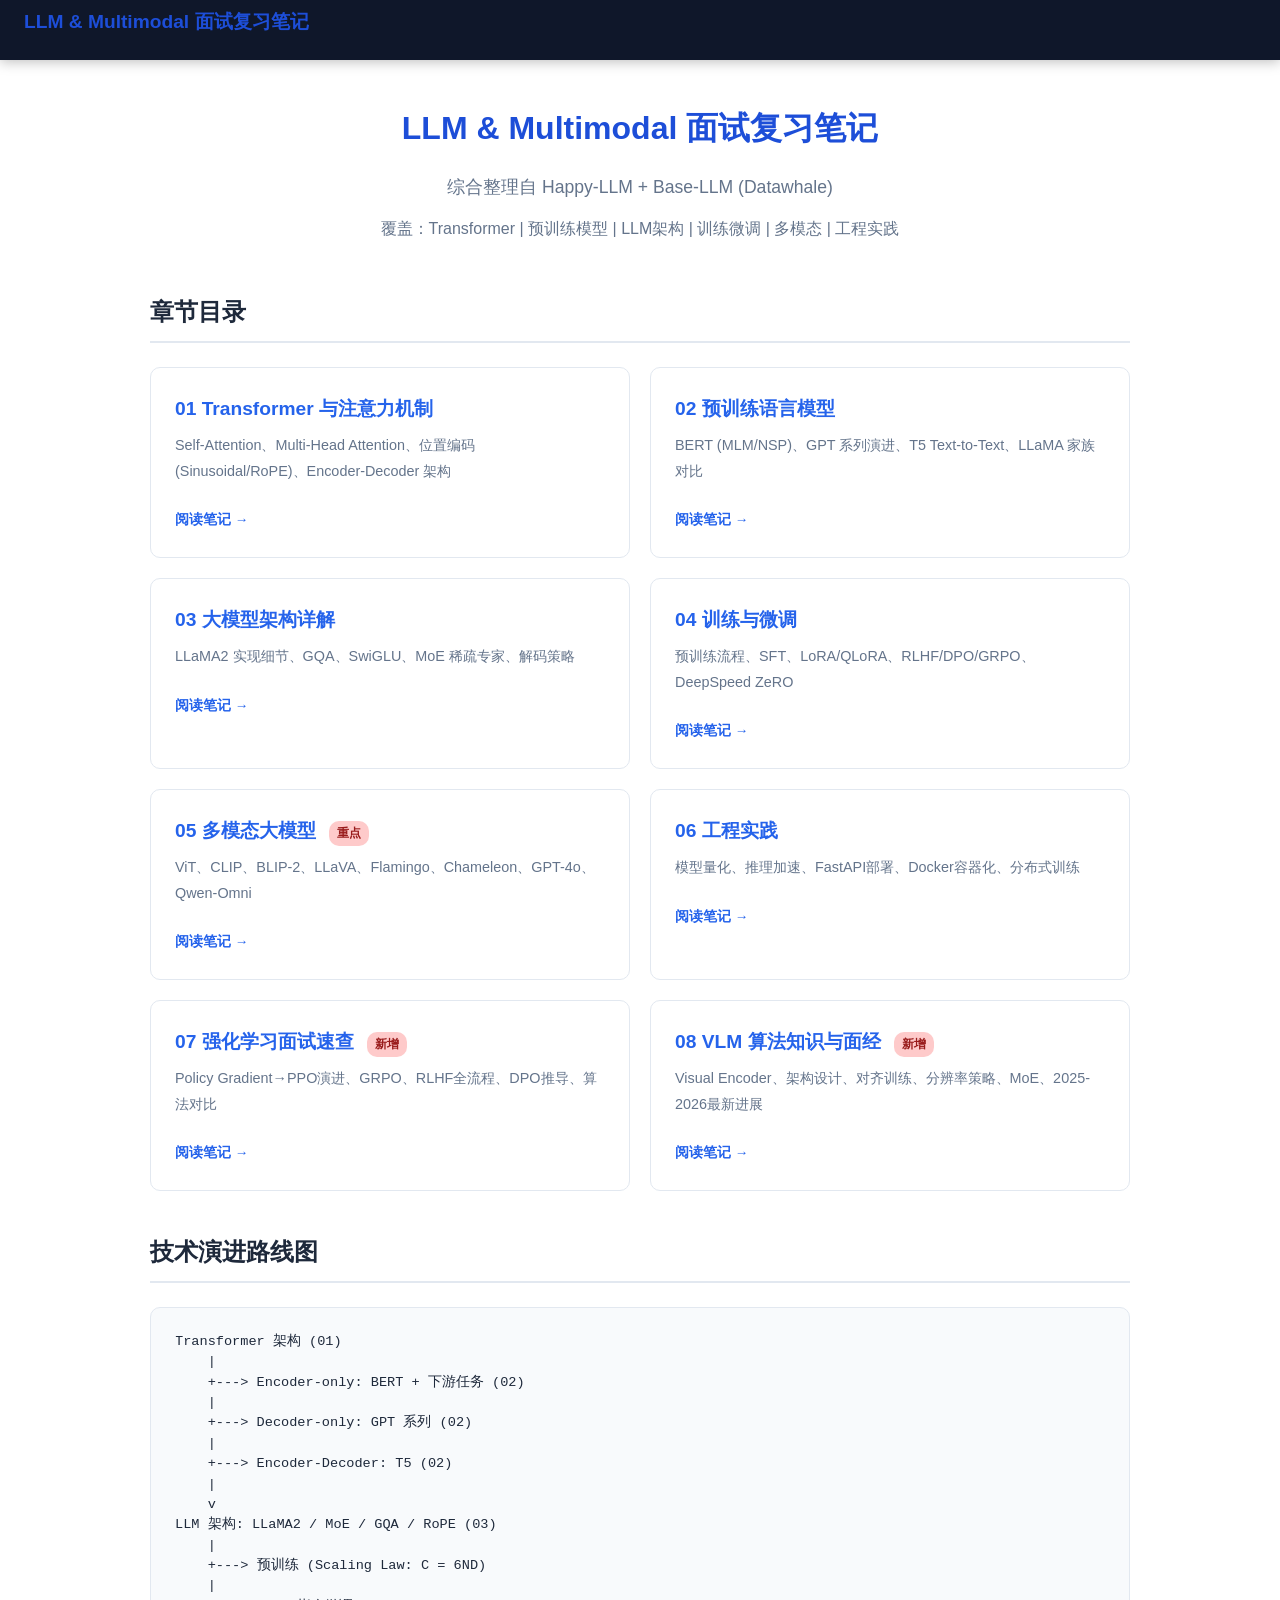
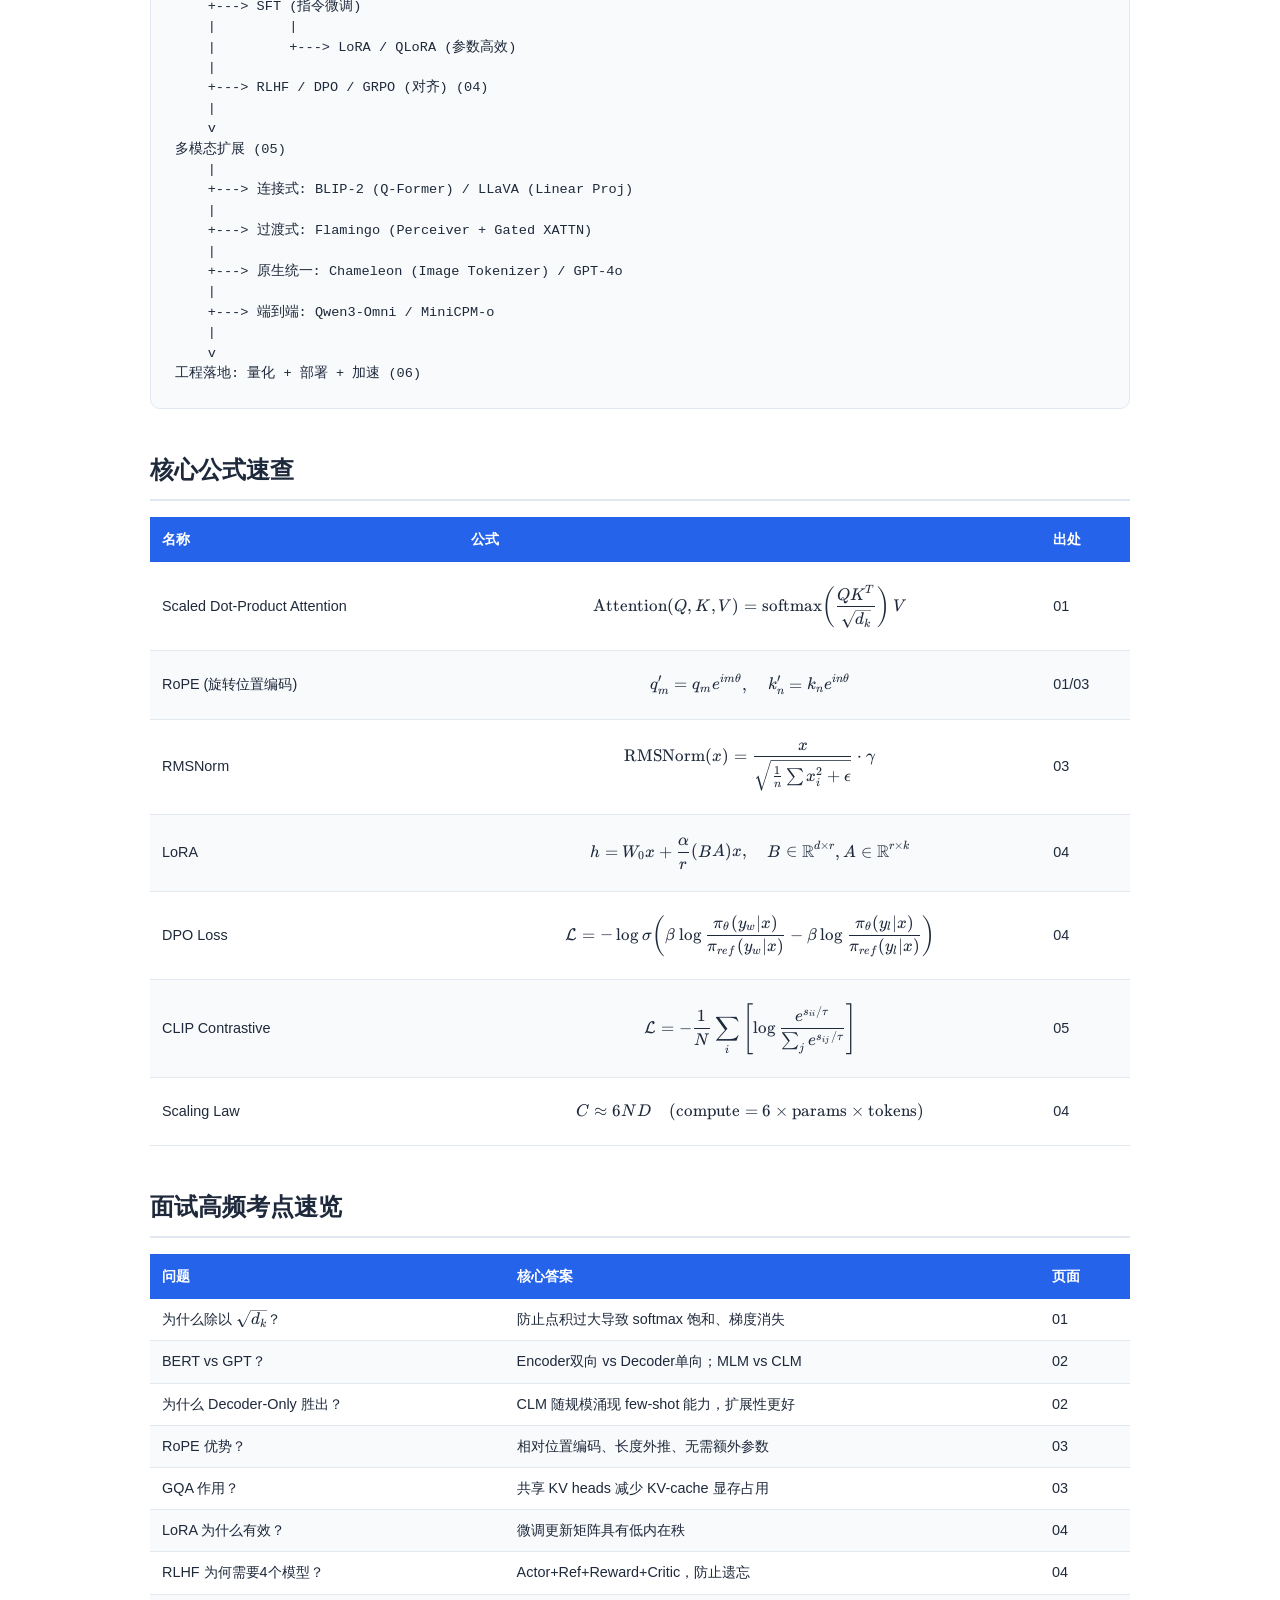
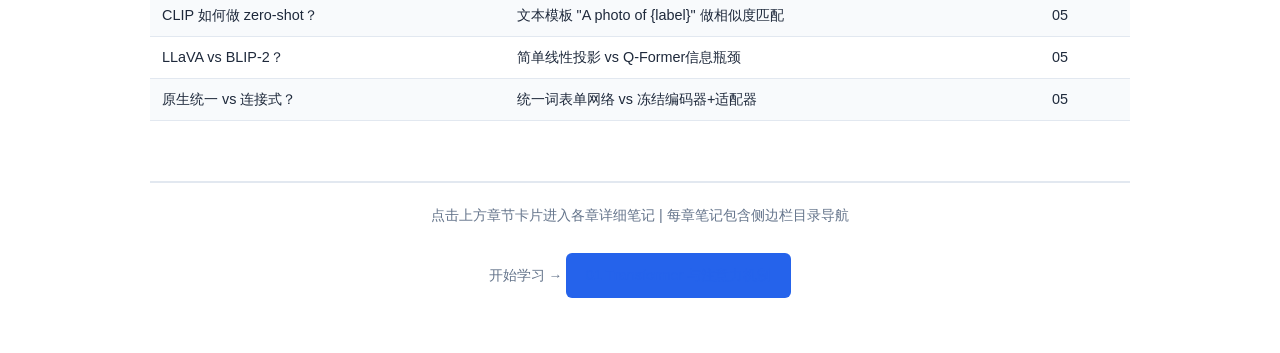
<file: index.html>
<!DOCTYPE html>
<html lang="zh-CN">
<head>
    <meta charset="UTF-8">
    <meta name="viewport" content="width=device-width, initial-scale=1.0">
    <title>LLM & Multimodal 面试复习笔记</title>
    <link rel="stylesheet" href="style.css">
    <link rel="stylesheet" href="assets/katex.min.css">
    <script defer src="assets/katex.min.js"></script>
    <script defer src="assets/auto-render.min.js"></script>
</head>
<body>

<!-- Header -->
<header class="header">
    <h1>LLM & Multimodal 面试复习笔记</h1>
</header>

<!-- Main Content -->
<div class="main" style="margin-left: 0; max-width: 1100px; margin-left: auto; margin-right: auto;">

    <!-- Info -->
    <section style="text-align: center; margin-bottom: 48px;">
        <h1>LLM & Multimodal 面试复习笔记</h1>
        <p style="font-size: 1.1rem; color: var(--text-light);">
            综合整理自 Happy-LLM + Base-LLM (Datawhale)
        </p>
        <p style="color: var(--text-light);">
            覆盖：Transformer | 预训练模型 | LLM架构 | 训练微调 | 多模态 | 工程实践
        </p>
    </section>

    <!-- Chapter Grid -->
    <h2>章节目录</h2>
    <div class="chapter-grid">
        <div class="chapter-card">
            <h3>01 Transformer 与注意力机制</h3>
            <p>Self-Attention、Multi-Head Attention、位置编码(Sinusoidal/RoPE)、Encoder-Decoder 架构</p>
            <a href="01-transformer.html">阅读笔记 &rarr;</a>
        </div>
        <div class="chapter-card">
            <h3>02 预训练语言模型</h3>
            <p>BERT (MLM/NSP)、GPT 系列演进、T5 Text-to-Text、LLaMA 家族对比</p>
            <a href="02-pretrained-models.html">阅读笔记 &rarr;</a>
        </div>
        <div class="chapter-card">
            <h3>03 大模型架构详解</h3>
            <p>LLaMA2 实现细节、GQA、SwiGLU、MoE 稀疏专家、解码策略</p>
            <a href="03-llm-architecture.html">阅读笔记 &rarr;</a>
        </div>
        <div class="chapter-card">
            <h3>04 训练与微调</h3>
            <p>预训练流程、SFT、LoRA/QLoRA、RLHF/DPO/GRPO、DeepSpeed ZeRO</p>
            <a href="04-training.html">阅读笔记 &rarr;</a>
        </div>
        <div class="chapter-card">
            <h3>05 多模态大模型 <span class="badge hot">重点</span></h3>
            <p>ViT、CLIP、BLIP-2、LLaVA、Flamingo、Chameleon、GPT-4o、Qwen-Omni</p>
            <a href="05-multimodal.html">阅读笔记 &rarr;</a>
        </div>
        <div class="chapter-card">
            <h3>06 工程实践</h3>
            <p>模型量化、推理加速、FastAPI部署、Docker容器化、分布式训练</p>
            <a href="06-practice.html">阅读笔记 &rarr;</a>
        </div>
        <div class="chapter-card">
            <h3>07 强化学习面试速查 <span class="badge hot">新增</span></h3>
            <p>Policy Gradient→PPO演进、GRPO、RLHF全流程、DPO推导、算法对比</p>
            <a href="rl-interview-guide.html">阅读笔记 &rarr;</a>
        </div>
        <div class="chapter-card">
            <h3>08 VLM 算法知识与面经 <span class="badge hot">新增</span></h3>
            <p>Visual Encoder、架构设计、对齐训练、分辨率策略、MoE、2025-2026最新进展</p>
            <a href="vlm-knowledge-interview.html">阅读笔记 &rarr;</a>
        </div>
    </div>

    <!-- Technology Evolution Roadmap -->
    <h2>技术演进路线图</h2>
    <div class="roadmap">
        <pre><code>Transformer 架构 (01)
    |
    +---> Encoder-only: BERT + 下游任务 (02)
    |
    +---> Decoder-only: GPT 系列 (02)
    |
    +---> Encoder-Decoder: T5 (02)
    |
    v
LLM 架构: LLaMA2 / MoE / GQA / RoPE (03)
    |
    +---> 预训练 (Scaling Law: C = 6ND)
    |
    +---> SFT (指令微调)
    |         |
    |         +---> LoRA / QLoRA (参数高效)
    |
    +---> RLHF / DPO / GRPO (对齐) (04)
    |
    v
多模态扩展 (05)
    |
    +---> 连接式: BLIP-2 (Q-Former) / LLaVA (Linear Proj)
    |
    +---> 过渡式: Flamingo (Perceiver + Gated XATTN)
    |
    +---> 原生统一: Chameleon (Image Tokenizer) / GPT-4o
    |
    +---> 端到端: Qwen3-Omni / MiniCPM-o
    |
    v
工程落地: 量化 + 部署 + 加速 (06)</code></pre>
    </div>

    <!-- Core Formula Quick-Reference -->
    <h2>核心公式速查</h2>
    <table>
        <thead>
            <tr><th>名称</th><th>公式</th><th>出处</th></tr>
        </thead>
        <tbody>
            <tr>
                <td>Scaled Dot-Product Attention</td>
                <td>$$\text{Attention}(Q,K,V) = \text{softmax}\!\left(\frac{QK^T}{\sqrt{d_k}}\right)V$$</td>
                <td>01</td>
            </tr>
            <tr>
                <td>RoPE (旋转位置编码)</td>
                <td>$$q_m' = q_m e^{im\theta}, \quad k_n' = k_n e^{in\theta}$$</td>
                <td>01/03</td>
            </tr>
            <tr>
                <td>RMSNorm</td>
                <td>$$\text{RMSNorm}(x) = \frac{x}{\sqrt{\frac{1}{n}\sum x_i^2 + \epsilon}} \cdot \gamma$$</td>
                <td>03</td>
            </tr>
            <tr>
                <td>LoRA</td>
                <td>$$h = W_0 x + \frac{\alpha}{r}(BA)x, \quad B \in \mathbb{R}^{d \times r}, A \in \mathbb{R}^{r \times k}$$</td>
                <td>04</td>
            </tr>
            <tr>
                <td>DPO Loss</td>
                <td>$$\mathcal{L} = -\log\sigma\!\left(\beta\log\frac{\pi_\theta(y_w|x)}{\pi_{ref}(y_w|x)} - \beta\log\frac{\pi_\theta(y_l|x)}{\pi_{ref}(y_l|x)}\right)$$</td>
                <td>04</td>
            </tr>
            <tr>
                <td>CLIP Contrastive</td>
                <td>$$\mathcal{L} = -\frac{1}{N}\sum_i\left[\log\frac{e^{s_{ii}/\tau}}{\sum_j e^{s_{ij}/\tau}}\right]$$</td>
                <td>05</td>
            </tr>
            <tr>
                <td>Scaling Law</td>
                <td>$$C \approx 6ND \quad (\text{compute} = 6 \times \text{params} \times \text{tokens})$$</td>
                <td>04</td>
            </tr>
        </tbody>
    </table>

    <!-- Interview Quick Table -->
    <h2>面试高频考点速览</h2>
    <table>
        <thead>
            <tr><th>问题</th><th>核心答案</th><th>页面</th></tr>
        </thead>
        <tbody>
            <tr><td>为什么除以 $\sqrt{d_k}$？</td><td>防止点积过大导致 softmax 饱和、梯度消失</td><td>01</td></tr>
            <tr><td>BERT vs GPT？</td><td>Encoder双向 vs Decoder单向；MLM vs CLM</td><td>02</td></tr>
            <tr><td>为什么 Decoder-Only 胜出？</td><td>CLM 随规模涌现 few-shot 能力，扩展性更好</td><td>02</td></tr>
            <tr><td>RoPE 优势？</td><td>相对位置编码、长度外推、无需额外参数</td><td>03</td></tr>
            <tr><td>GQA 作用？</td><td>共享 KV heads 减少 KV-cache 显存占用</td><td>03</td></tr>
            <tr><td>LoRA 为什么有效？</td><td>微调更新矩阵具有低内在秩</td><td>04</td></tr>
            <tr><td>RLHF 为何需要4个模型？</td><td>Actor+Ref+Reward+Critic，防止遗忘</td><td>04</td></tr>
            <tr><td>CLIP 如何做 zero-shot？</td><td>文本模板 "A photo of {label}" 做相似度匹配</td><td>05</td></tr>
            <tr><td>LLaVA vs BLIP-2？</td><td>简单线性投影 vs Q-Former信息瓶颈</td><td>05</td></tr>
            <tr><td>原生统一 vs 连接式？</td><td>统一词表单网络 vs 冻结编码器+适配器</td><td>05</td></tr>
        </tbody>
    </table>

    <!-- Footer -->
    <footer class="page-nav" style="justify-content: center; flex-direction: column; align-items: center; gap: 12px;">
        <p style="color: var(--text-light); font-size: 0.9rem;">
            点击上方章节卡片进入各章详细笔记 | 每章笔记包含侧边栏目录导航
        </p>
        <p style="color: var(--text-light); font-size: 0.85rem;">
            开始学习 &rarr; <a href="01-transformer.html" style="color: var(--primary);">01 Transformer 与注意力机制</a>
        </p>
    </footer>

</div>

<script>
    document.addEventListener("DOMContentLoaded", function() {
        renderMathInElement(document.body, {
            delimiters: [
                {left: "$$", right: "$$", display: true},
                {left: "$", right: "$", display: false}
            ],
            throwOnError: false
        });
    });
</script>
</body>
</html>
</file>
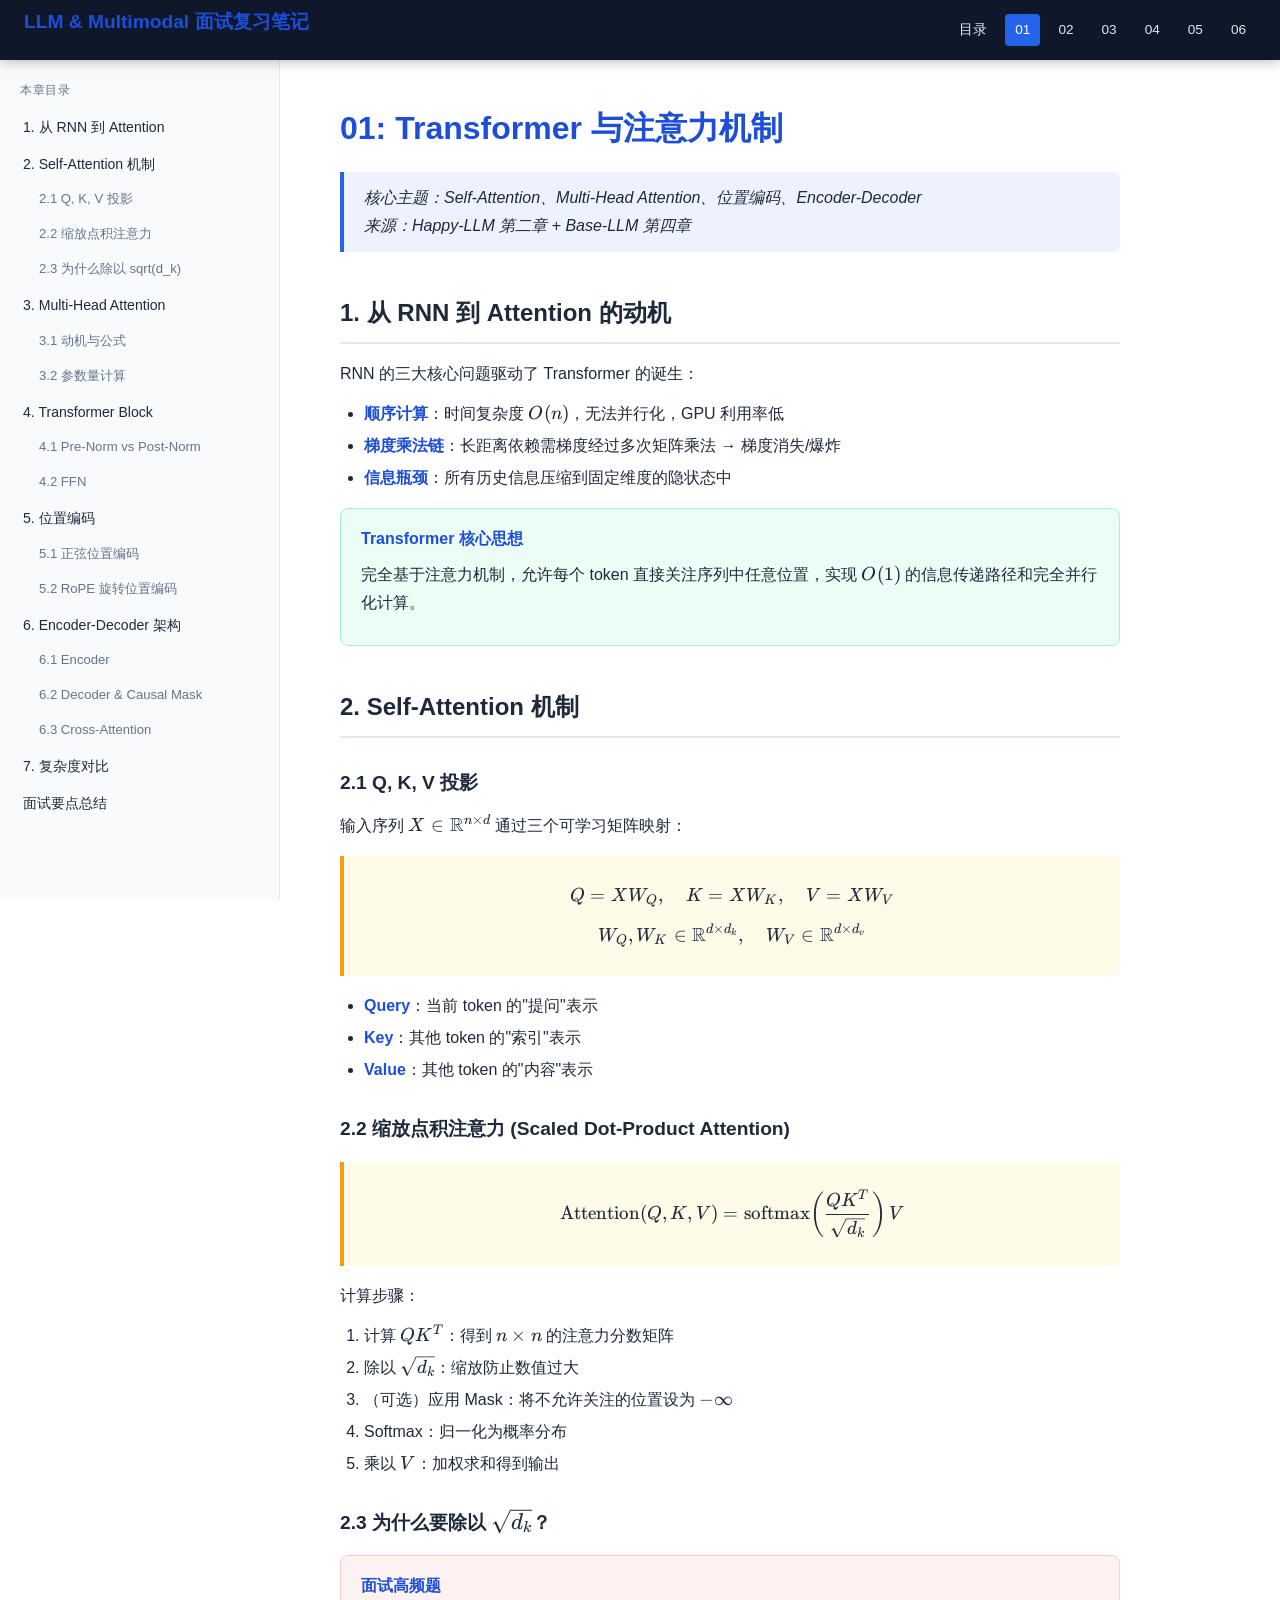
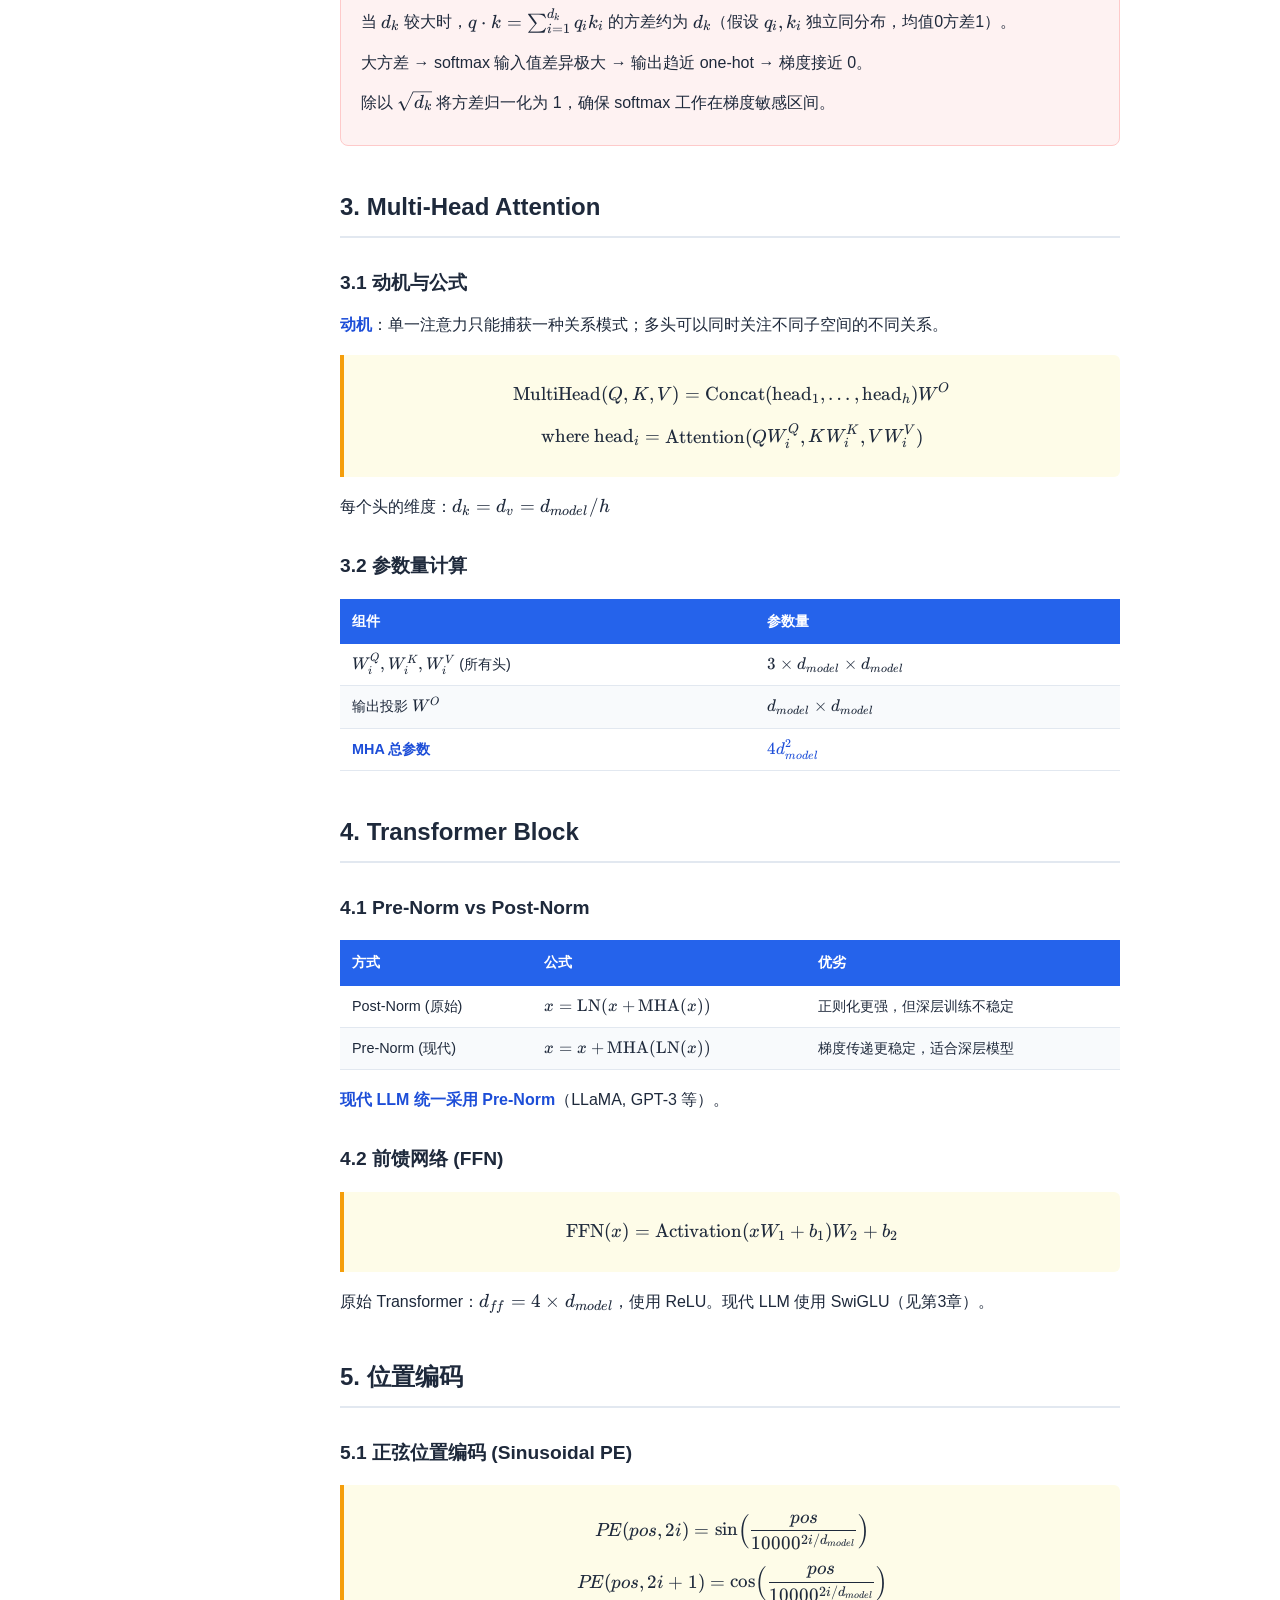
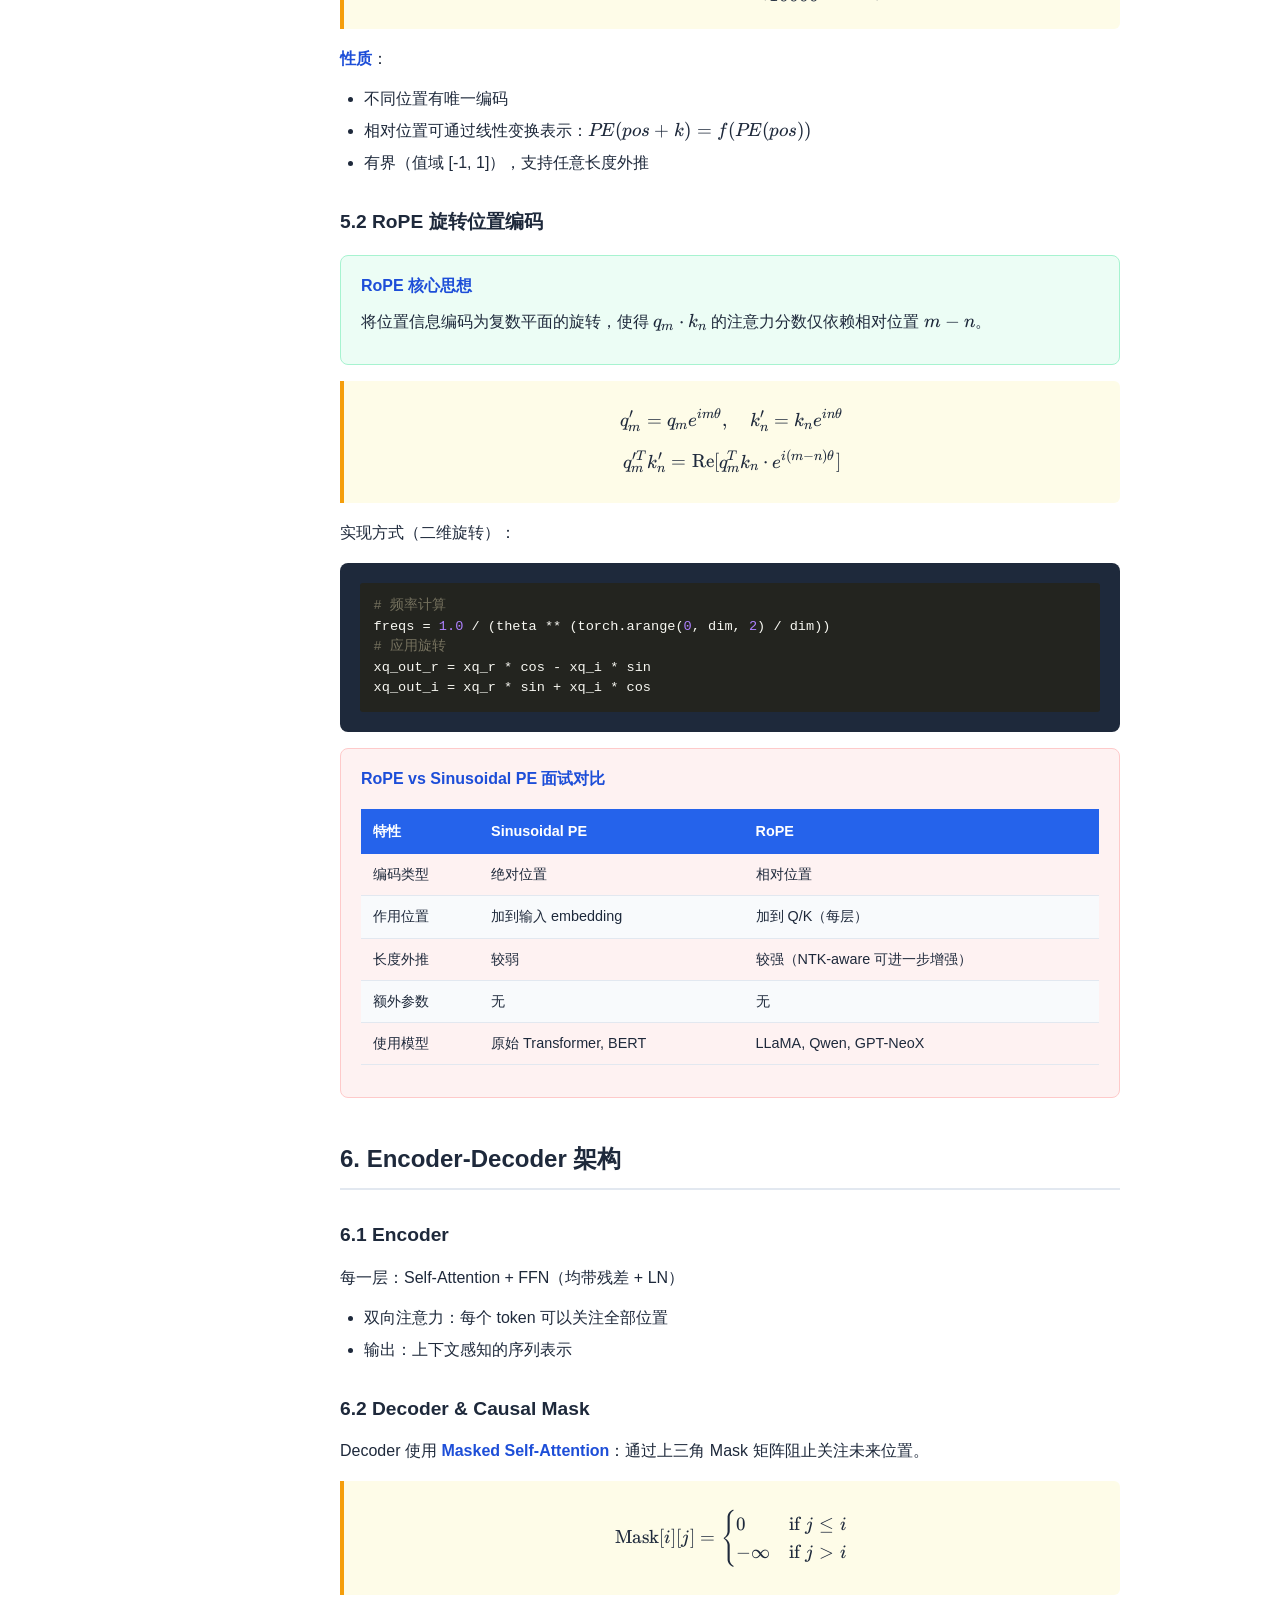
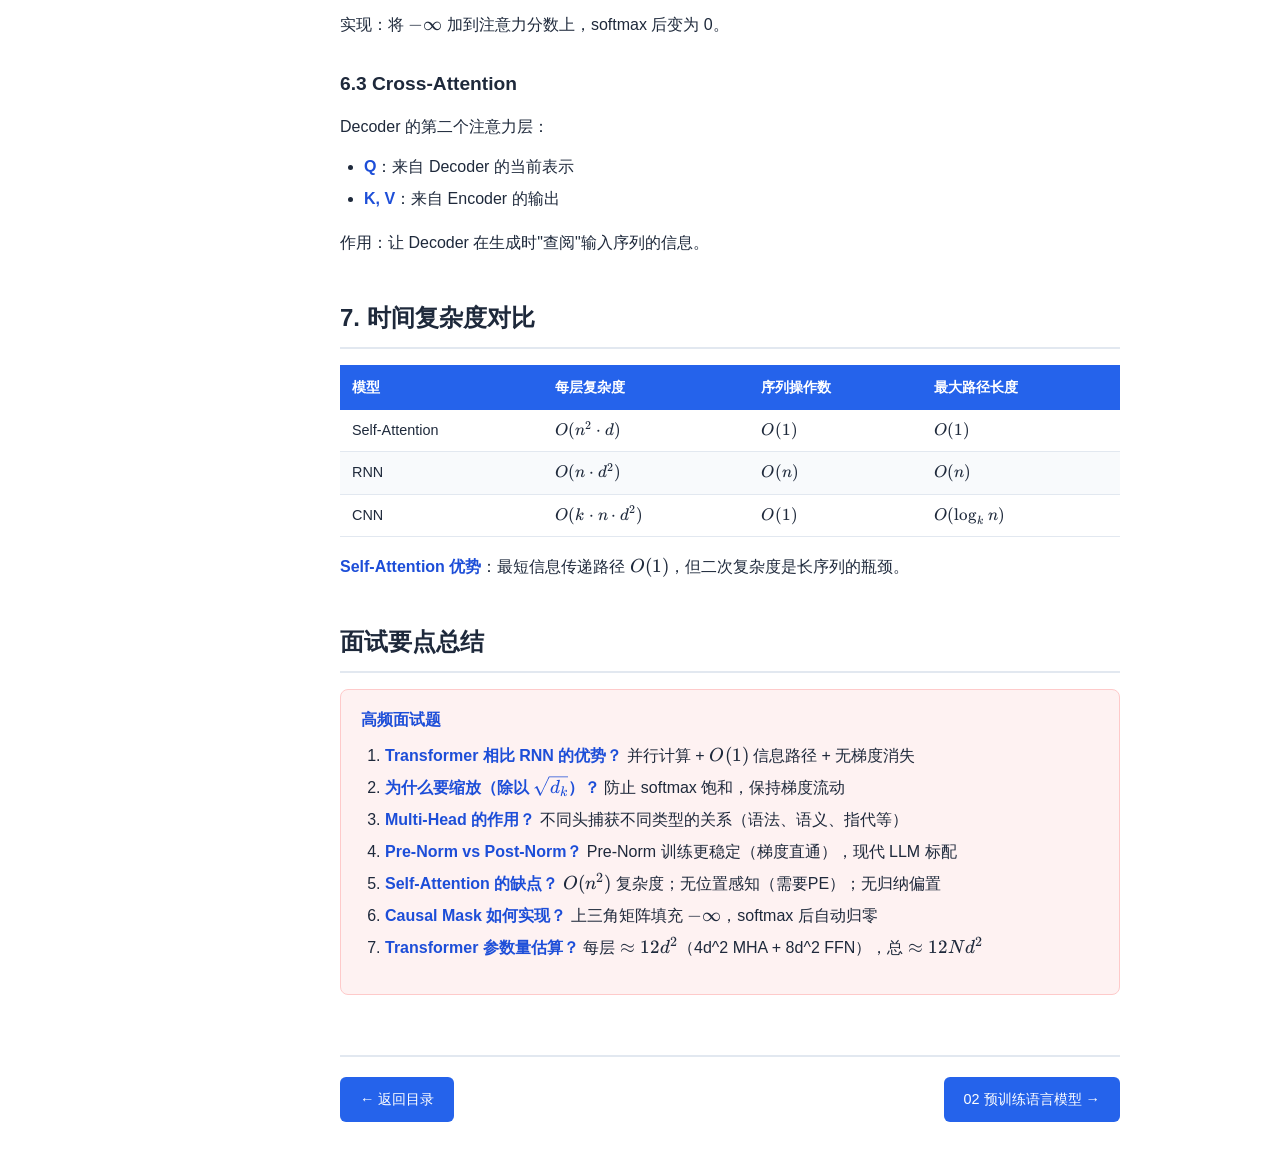
<file: 01-transformer.html>
<!DOCTYPE html>
<html lang="zh-CN">
<head>
    <meta charset="UTF-8">
    <meta name="viewport" content="width=device-width, initial-scale=1.0">
    <title>01: Transformer 与注意力机制 - LLM面试笔记</title>
    <link rel="stylesheet" href="assets/katex.min.css">
    <link rel="stylesheet" href="assets/monokai-sublime.min.css">
    <script defer src="assets/katex.min.js"></script>
    <script defer src="assets/auto-render.min.js"></script>
    <script src="assets/highlight.min.js"></script>
    <script src="assets/python.min.js"></script>
    <link rel="stylesheet" href="style.css">
</head>
<body>

<!-- Header -->
<header class="header">
    <h1>LLM & Multimodal 面试复习笔记</h1>
    <nav class="nav-links">
        <a href="index.html">目录</a>
        <a href="01-transformer.html" class="active">01</a>
        <a href="02-pretrained-models.html">02</a>
        <a href="03-llm-architecture.html">03</a>
        <a href="04-training.html">04</a>
        <a href="05-multimodal.html">05</a>
        <a href="06-practice.html">06</a>
    </nav>
</header>

<!-- Sidebar Toggle -->
<button class="sidebar-toggle" id="sidebarToggle">&#9776;</button>

<!-- Sidebar -->
<aside class="sidebar" id="sidebar">
    <div class="toc-title">本章目录</div>
    <a href="#sec1">1. 从 RNN 到 Attention</a>
    <a href="#sec2">2. Self-Attention 机制</a>
    <a href="#sec2-1" class="sub">2.1 Q, K, V 投影</a>
    <a href="#sec2-2" class="sub">2.2 缩放点积注意力</a>
    <a href="#sec2-3" class="sub">2.3 为什么除以 sqrt(d_k)</a>
    <a href="#sec3">3. Multi-Head Attention</a>
    <a href="#sec3-1" class="sub">3.1 动机与公式</a>
    <a href="#sec3-2" class="sub">3.2 参数量计算</a>
    <a href="#sec4">4. Transformer Block</a>
    <a href="#sec4-1" class="sub">4.1 Pre-Norm vs Post-Norm</a>
    <a href="#sec4-2" class="sub">4.2 FFN</a>
    <a href="#sec5">5. 位置编码</a>
    <a href="#sec5-1" class="sub">5.1 正弦位置编码</a>
    <a href="#sec5-2" class="sub">5.2 RoPE 旋转位置编码</a>
    <a href="#sec6">6. Encoder-Decoder 架构</a>
    <a href="#sec6-1" class="sub">6.1 Encoder</a>
    <a href="#sec6-2" class="sub">6.2 Decoder & Causal Mask</a>
    <a href="#sec6-3" class="sub">6.3 Cross-Attention</a>
    <a href="#sec7">7. 复杂度对比</a>
    <a href="#interview">面试要点总结</a>
</aside>

<!-- Main Content -->
<main class="main">
    <h1>01: Transformer 与注意力机制</h1>
    <blockquote>
        核心主题：Self-Attention、Multi-Head Attention、位置编码、Encoder-Decoder<br>
        来源：Happy-LLM 第二章 + Base-LLM 第四章
    </blockquote>

    <!-- Section 1 -->
    <h2 id="sec1">1. 从 RNN 到 Attention 的动机</h2>
    <p>RNN 的三大核心问题驱动了 Transformer 的诞生：</p>
    <ul>
        <li><strong>顺序计算</strong>：时间复杂度 $O(n)$，无法并行化，GPU 利用率低</li>
        <li><strong>梯度乘法链</strong>：长距离依赖需梯度经过多次矩阵乘法 &rarr; 梯度消失/爆炸</li>
        <li><strong>信息瓶颈</strong>：所有历史信息压缩到固定维度的隐状态中</li>
    </ul>
    <div class="info-box key">
        <h4>Transformer 核心思想</h4>
        <p>完全基于注意力机制，允许每个 token 直接关注序列中任意位置，实现 $O(1)$ 的信息传递路径和完全并行化计算。</p>
    </div>

    <!-- Section 2 -->
    <h2 id="sec2">2. Self-Attention 机制</h2>

    <h3 id="sec2-1">2.1 Q, K, V 投影</h3>
    <p>输入序列 $X \in \mathbb{R}^{n \times d}$ 通过三个可学习矩阵映射：</p>
    <div class="math-block">
        $$Q = XW_Q, \quad K = XW_K, \quad V = XW_V$$
        $$W_Q, W_K \in \mathbb{R}^{d \times d_k}, \quad W_V \in \mathbb{R}^{d \times d_v}$$
    </div>
    <ul>
        <li><strong>Query</strong>：当前 token 的"提问"表示</li>
        <li><strong>Key</strong>：其他 token 的"索引"表示</li>
        <li><strong>Value</strong>：其他 token 的"内容"表示</li>
    </ul>

    <h3 id="sec2-2">2.2 缩放点积注意力 (Scaled Dot-Product Attention)</h3>
    <div class="math-block">
        $$\text{Attention}(Q,K,V) = \text{softmax}\!\left(\frac{QK^T}{\sqrt{d_k}}\right)V$$
    </div>
    <p>计算步骤：</p>
    <ol>
        <li>计算 $QK^T$：得到 $n \times n$ 的注意力分数矩阵</li>
        <li>除以 $\sqrt{d_k}$：缩放防止数值过大</li>
        <li>（可选）应用 Mask：将不允许关注的位置设为 $-\infty$</li>
        <li>Softmax：归一化为概率分布</li>
        <li>乘以 $V$：加权求和得到输出</li>
    </ol>

    <h3 id="sec2-3">2.3 为什么要除以 $\sqrt{d_k}$？</h3>
    <div class="info-box interview">
        <h4>面试高频题</h4>
        <p>当 $d_k$ 较大时，$q \cdot k = \sum_{i=1}^{d_k} q_i k_i$ 的方差约为 $d_k$（假设 $q_i, k_i$ 独立同分布，均值0方差1）。</p>
        <p>大方差 &rarr; softmax 输入值差异极大 &rarr; 输出趋近 one-hot &rarr; 梯度接近 0。</p>
        <p>除以 $\sqrt{d_k}$ 将方差归一化为 1，确保 softmax 工作在梯度敏感区间。</p>
    </div>

    <!-- Section 3 -->
    <h2 id="sec3">3. Multi-Head Attention</h2>

    <h3 id="sec3-1">3.1 动机与公式</h3>
    <p><strong>动机</strong>：单一注意力只能捕获一种关系模式；多头可以同时关注不同子空间的不同关系。</p>
    <div class="math-block">
        $$\text{MultiHead}(Q, K, V) = \text{Concat}(\text{head}_1, \ldots, \text{head}_h)W^O$$
        $$\text{where } \text{head}_i = \text{Attention}(QW_i^Q, KW_i^K, VW_i^V)$$
    </div>
    <p>每个头的维度：$d_k = d_v = d_{model} / h$</p>

    <h3 id="sec3-2">3.2 参数量计算</h3>
    <table>
        <thead><tr><th>组件</th><th>参数量</th></tr></thead>
        <tbody>
            <tr><td>$W_i^Q, W_i^K, W_i^V$ (所有头)</td><td>$3 \times d_{model} \times d_{model}$</td></tr>
            <tr><td>输出投影 $W^O$</td><td>$d_{model} \times d_{model}$</td></tr>
            <tr><td><strong>MHA 总参数</strong></td><td><strong>$4d_{model}^2$</strong></td></tr>
        </tbody>
    </table>

    <!-- Section 4 -->
    <h2 id="sec4">4. Transformer Block</h2>

    <h3 id="sec4-1">4.1 Pre-Norm vs Post-Norm</h3>
    <table>
        <thead><tr><th>方式</th><th>公式</th><th>优劣</th></tr></thead>
        <tbody>
            <tr>
                <td>Post-Norm (原始)</td>
                <td>$x = \text{LN}(x + \text{MHA}(x))$</td>
                <td>正则化更强，但深层训练不稳定</td>
            </tr>
            <tr>
                <td>Pre-Norm (现代)</td>
                <td>$x = x + \text{MHA}(\text{LN}(x))$</td>
                <td>梯度传递更稳定，适合深层模型</td>
            </tr>
        </tbody>
    </table>
    <p><strong>现代 LLM 统一采用 Pre-Norm</strong>（LLaMA, GPT-3 等）。</p>

    <h3 id="sec4-2">4.2 前馈网络 (FFN)</h3>
    <div class="math-block">
        $$\text{FFN}(x) = \text{Activation}(xW_1 + b_1)W_2 + b_2$$
    </div>
    <p>原始 Transformer：$d_{ff} = 4 \times d_{model}$，使用 ReLU。现代 LLM 使用 SwiGLU（见第3章）。</p>

    <!-- Section 5 -->
    <h2 id="sec5">5. 位置编码</h2>

    <h3 id="sec5-1">5.1 正弦位置编码 (Sinusoidal PE)</h3>
    <div class="math-block">
        $$PE(pos, 2i) = \sin\!\left(\frac{pos}{10000^{2i/d_{model}}}\right)$$
        $$PE(pos, 2i+1) = \cos\!\left(\frac{pos}{10000^{2i/d_{model}}}\right)$$
    </div>
    <p><strong>性质</strong>：</p>
    <ul>
        <li>不同位置有唯一编码</li>
        <li>相对位置可通过线性变换表示：$PE(pos+k) = f(PE(pos))$</li>
        <li>有界（值域 [-1, 1]），支持任意长度外推</li>
    </ul>

    <h3 id="sec5-2">5.2 RoPE 旋转位置编码</h3>
    <div class="info-box key">
        <h4>RoPE 核心思想</h4>
        <p>将位置信息编码为复数平面的旋转，使得 $q_m \cdot k_n$ 的注意力分数仅依赖相对位置 $m - n$。</p>
    </div>
    <div class="math-block">
        $$q_m' = q_m e^{im\theta}, \quad k_n' = k_n e^{in\theta}$$
        $$q_m'^T k_n' = \text{Re}[q_m^T k_n \cdot e^{i(m-n)\theta}]$$
    </div>
    <p>实现方式（二维旋转）：</p>
    <pre><code class="language-python"># 频率计算
freqs = 1.0 / (theta ** (torch.arange(0, dim, 2) / dim))
# 应用旋转
xq_out_r = xq_r * cos - xq_i * sin
xq_out_i = xq_r * sin + xq_i * cos</code></pre>

    <div class="info-box interview">
        <h4>RoPE vs Sinusoidal PE 面试对比</h4>
        <table>
            <thead><tr><th>特性</th><th>Sinusoidal PE</th><th>RoPE</th></tr></thead>
            <tbody>
                <tr><td>编码类型</td><td>绝对位置</td><td>相对位置</td></tr>
                <tr><td>作用位置</td><td>加到输入 embedding</td><td>加到 Q/K（每层）</td></tr>
                <tr><td>长度外推</td><td>较弱</td><td>较强（NTK-aware 可进一步增强）</td></tr>
                <tr><td>额外参数</td><td>无</td><td>无</td></tr>
                <tr><td>使用模型</td><td>原始 Transformer, BERT</td><td>LLaMA, Qwen, GPT-NeoX</td></tr>
            </tbody>
        </table>
    </div>

    <!-- Section 6 -->
    <h2 id="sec6">6. Encoder-Decoder 架构</h2>

    <h3 id="sec6-1">6.1 Encoder</h3>
    <p>每一层：Self-Attention + FFN（均带残差 + LN）</p>
    <ul>
        <li>双向注意力：每个 token 可以关注全部位置</li>
        <li>输出：上下文感知的序列表示</li>
    </ul>

    <h3 id="sec6-2">6.2 Decoder & Causal Mask</h3>
    <p>Decoder 使用 <strong>Masked Self-Attention</strong>：通过上三角 Mask 矩阵阻止关注未来位置。</p>
    <div class="math-block">
        $$\text{Mask}[i][j] = \begin{cases} 0 & \text{if } j \leq i \\ -\infty & \text{if } j > i \end{cases}$$
    </div>
    <p>实现：将 $-\infty$ 加到注意力分数上，softmax 后变为 0。</p>

    <h3 id="sec6-3">6.3 Cross-Attention</h3>
    <p>Decoder 的第二个注意力层：</p>
    <ul>
        <li><strong>Q</strong>：来自 Decoder 的当前表示</li>
        <li><strong>K, V</strong>：来自 Encoder 的输出</li>
    </ul>
    <p>作用：让 Decoder 在生成时"查阅"输入序列的信息。</p>

    <!-- Section 7 -->
    <h2 id="sec7">7. 时间复杂度对比</h2>
    <table>
        <thead><tr><th>模型</th><th>每层复杂度</th><th>序列操作数</th><th>最大路径长度</th></tr></thead>
        <tbody>
            <tr><td>Self-Attention</td><td>$O(n^2 \cdot d)$</td><td>$O(1)$</td><td>$O(1)$</td></tr>
            <tr><td>RNN</td><td>$O(n \cdot d^2)$</td><td>$O(n)$</td><td>$O(n)$</td></tr>
            <tr><td>CNN</td><td>$O(k \cdot n \cdot d^2)$</td><td>$O(1)$</td><td>$O(\log_k n)$</td></tr>
        </tbody>
    </table>
    <p><strong>Self-Attention 优势</strong>：最短信息传递路径 $O(1)$，但二次复杂度是长序列的瓶颈。</p>

    <!-- Interview Summary -->
    <h2 id="interview">面试要点总结</h2>
    <div class="info-box interview">
        <h4>高频面试题</h4>
        <ol>
            <li><strong>Transformer 相比 RNN 的优势？</strong> 并行计算 + $O(1)$ 信息路径 + 无梯度消失</li>
            <li><strong>为什么要缩放（除以 $\sqrt{d_k}$）？</strong> 防止 softmax 饱和，保持梯度流动</li>
            <li><strong>Multi-Head 的作用？</strong> 不同头捕获不同类型的关系（语法、语义、指代等）</li>
            <li><strong>Pre-Norm vs Post-Norm？</strong> Pre-Norm 训练更稳定（梯度直通），现代 LLM 标配</li>
            <li><strong>Self-Attention 的缺点？</strong> $O(n^2)$ 复杂度；无位置感知（需要PE）；无归纳偏置</li>
            <li><strong>Causal Mask 如何实现？</strong> 上三角矩阵填充 $-\infty$，softmax 后自动归零</li>
            <li><strong>Transformer 参数量估算？</strong> 每层 $\approx 12d^2$（4d^2 MHA + 8d^2 FFN），总 $\approx 12Nd^2$</li>
        </ol>
    </div>

    <!-- Navigation -->
    <nav class="page-nav">
        <a href="index.html">&larr; 返回目录</a>
        <a href="02-pretrained-models.html">02 预训练语言模型 &rarr;</a>
    </nav>
</main>

<script>
    hljs.highlightAll();
    var sidebar = document.getElementById('sidebar');
    var toggle = document.getElementById('sidebarToggle');
    if (toggle) {
        toggle.addEventListener('click', function() { sidebar.classList.toggle('open'); });
    }
    if (sidebar) {
        sidebar.querySelectorAll('a').forEach(function(link) {
            link.addEventListener('click', function() {
                if (window.innerWidth <= 1024) sidebar.classList.remove('open');
            });
        });
    }
</script>
<script>
    document.addEventListener("DOMContentLoaded", function() {
        renderMathInElement(document.body, {
            delimiters: [{left: "$$", right: "$$", display: true},{left: "$", right: "$", display: false}],
            throwOnError: false
        });
    });
</script>
</body>
</html>
</file>
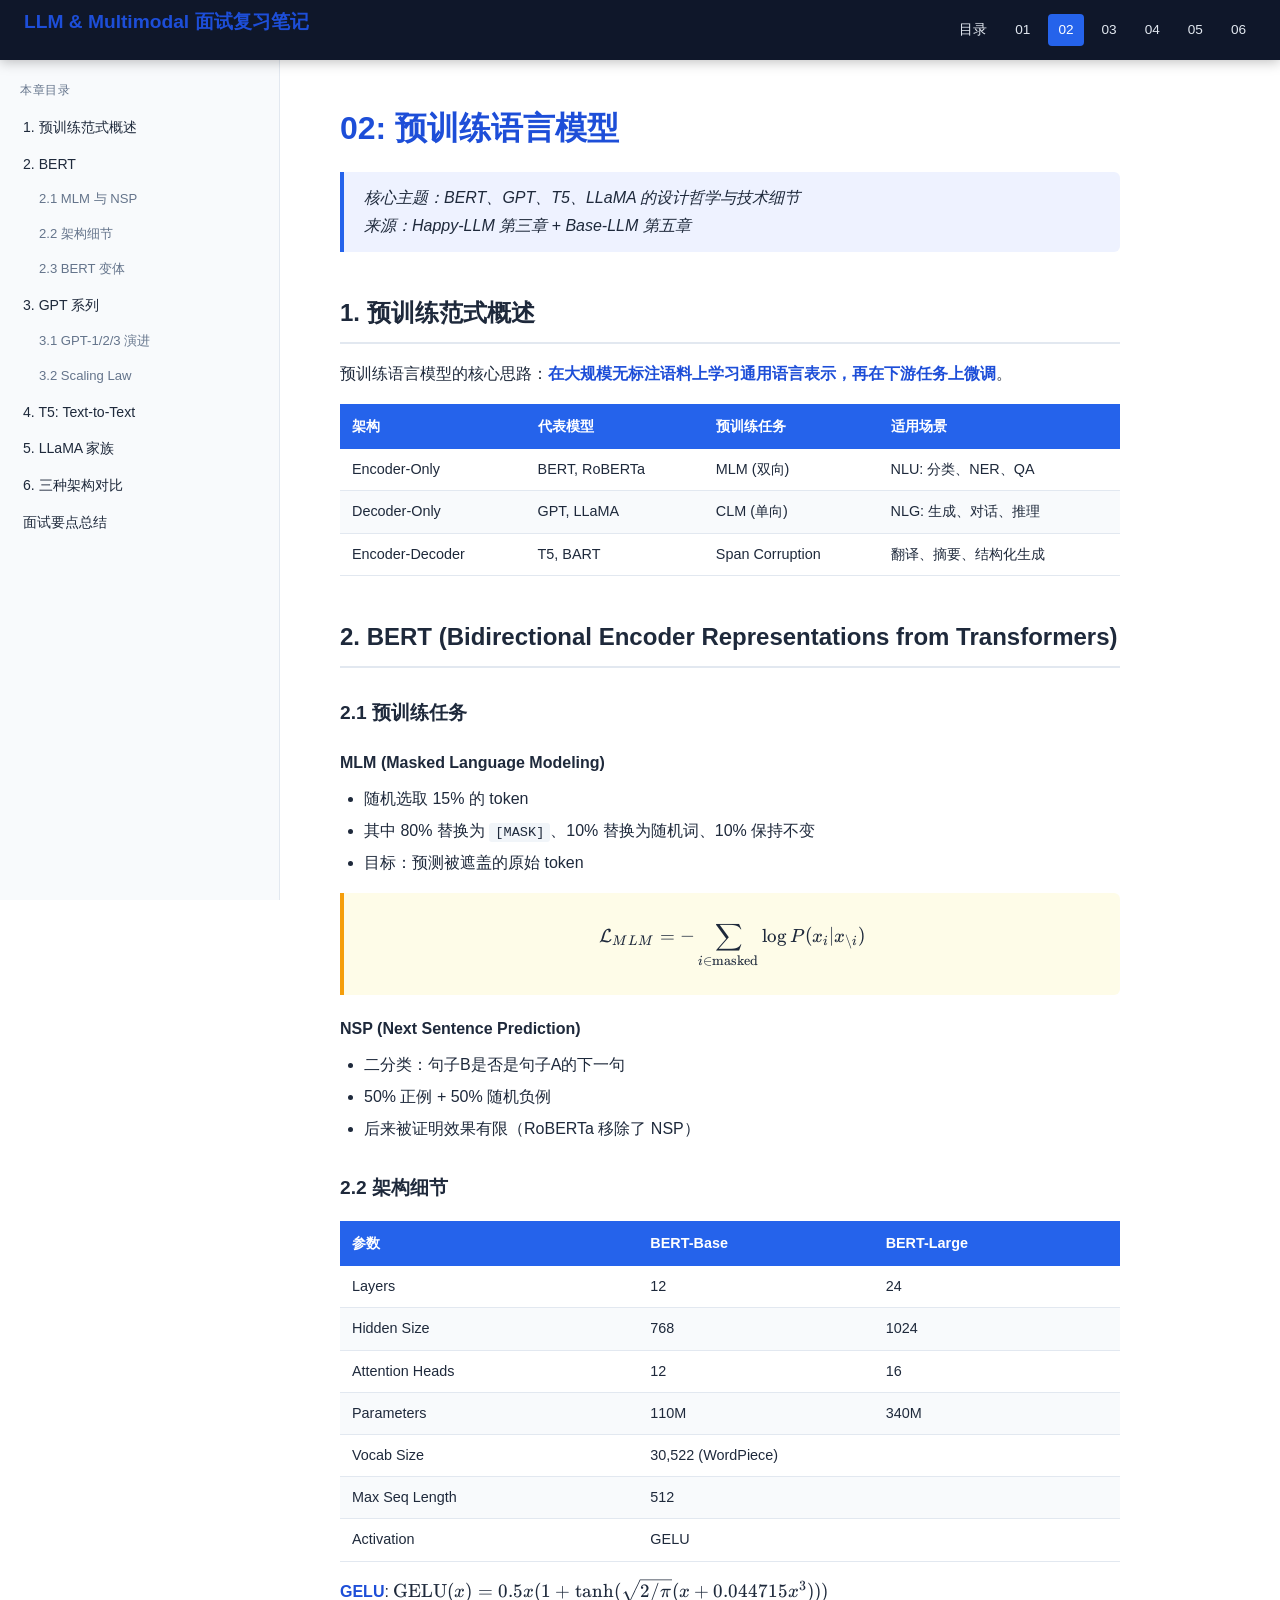
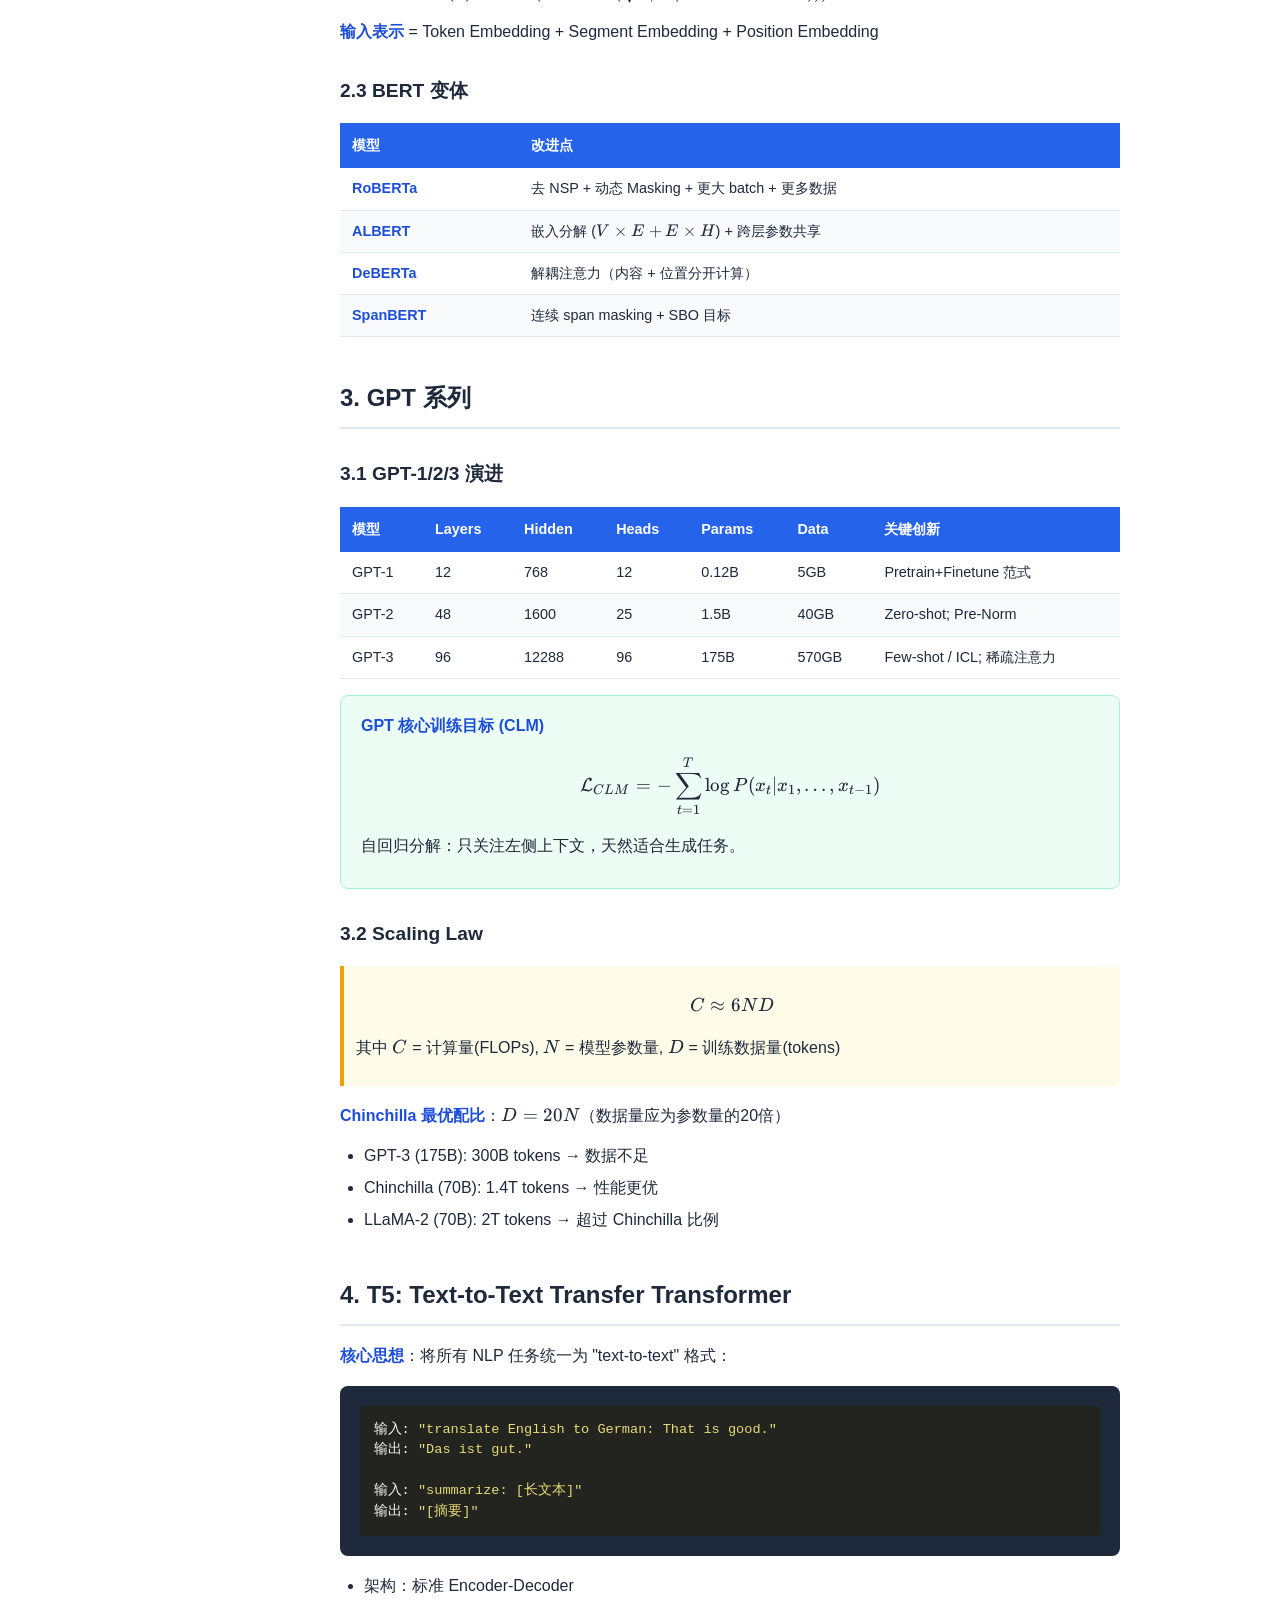
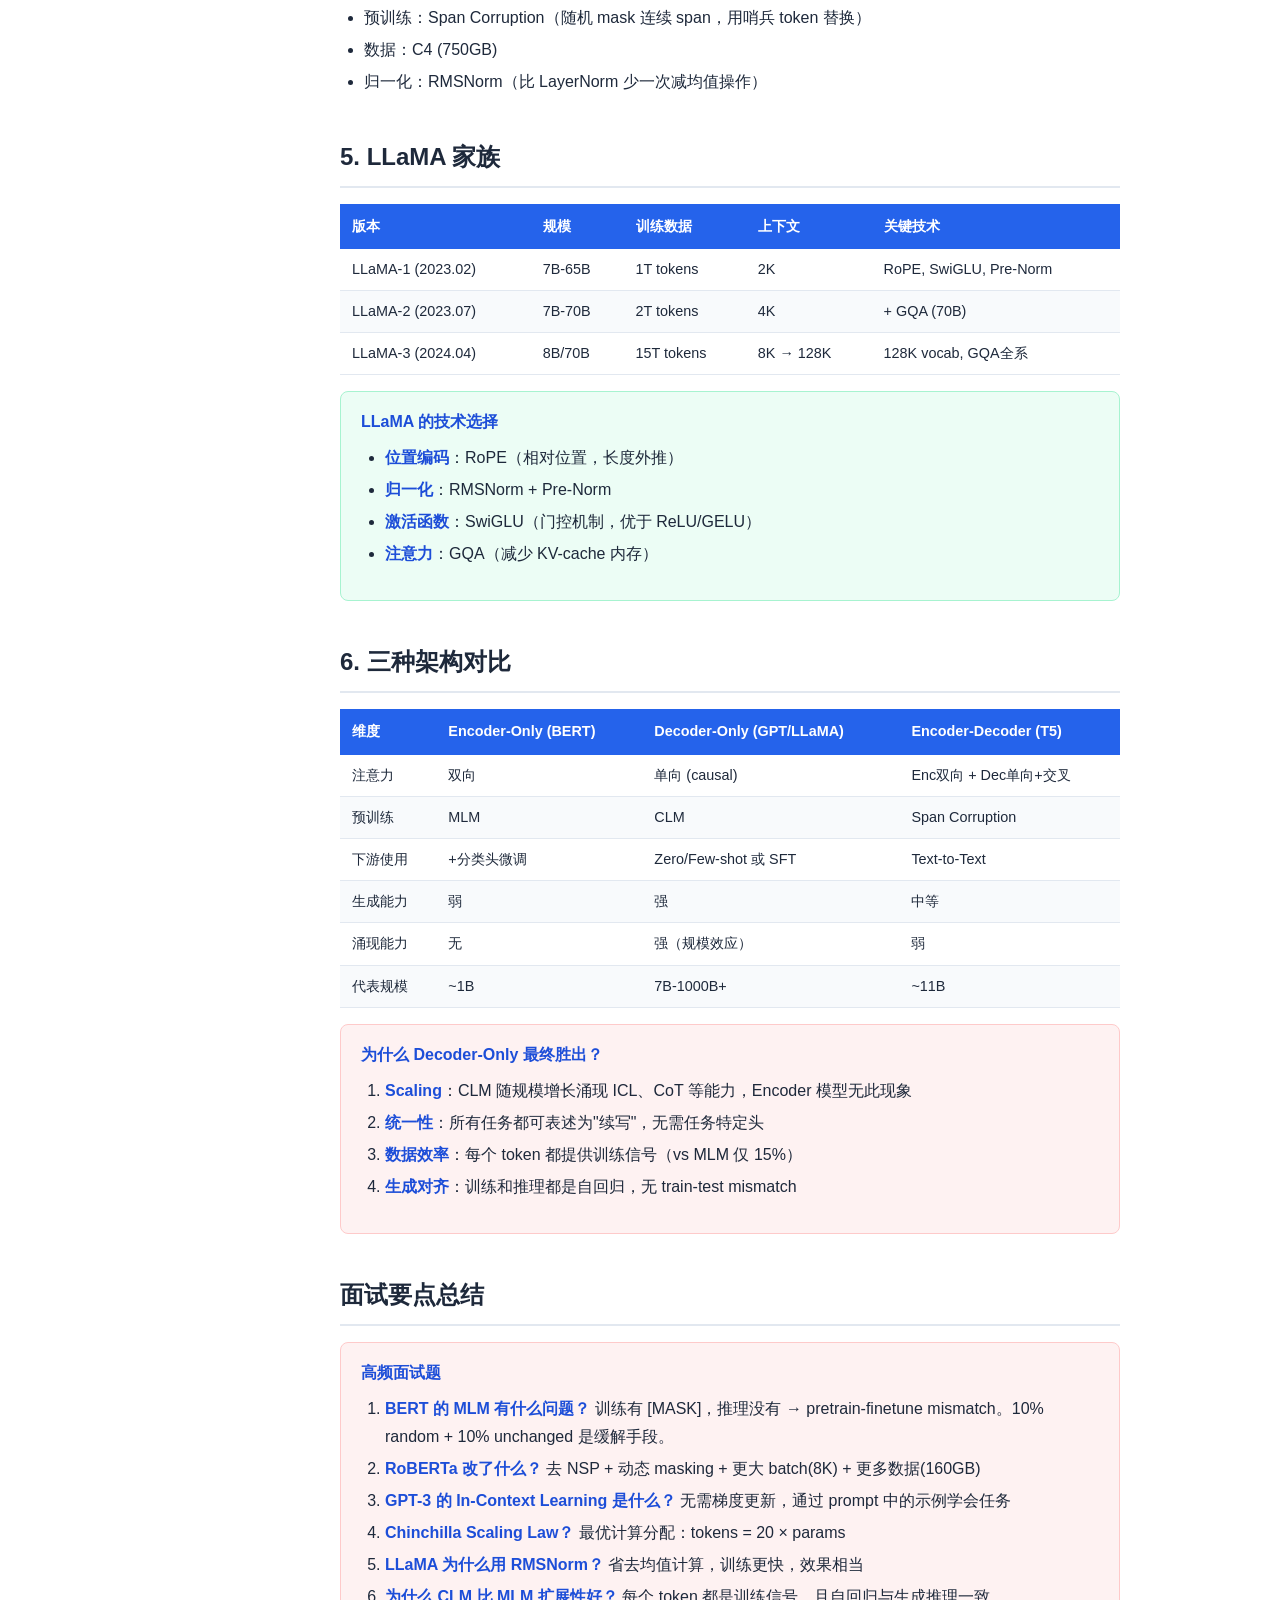
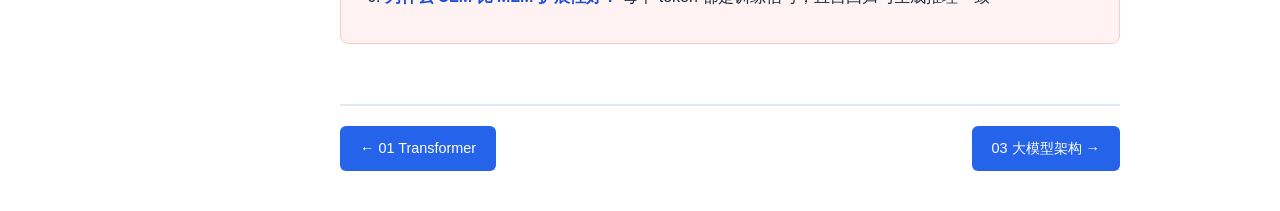
<file: 02-pretrained-models.html>
<!DOCTYPE html>
<html lang="zh-CN">
<head>
    <meta charset="UTF-8">
    <meta name="viewport" content="width=device-width, initial-scale=1.0">
    <title>02: 预训练语言模型 - LLM面试笔记</title>
    <link rel="stylesheet" href="assets/katex.min.css">
    <link rel="stylesheet" href="assets/monokai-sublime.min.css">
    <script defer src="assets/katex.min.js"></script>
    <script defer src="assets/auto-render.min.js"></script>
    <script src="assets/highlight.min.js"></script>
    <script src="assets/python.min.js"></script>
    <link rel="stylesheet" href="style.css">
</head>
<body>

<header class="header">
    <h1>LLM & Multimodal 面试复习笔记</h1>
    <nav class="nav-links">
        <a href="index.html">目录</a>
        <a href="01-transformer.html">01</a>
        <a href="02-pretrained-models.html" class="active">02</a>
        <a href="03-llm-architecture.html">03</a>
        <a href="04-training.html">04</a>
        <a href="05-multimodal.html">05</a>
        <a href="06-practice.html">06</a>
    </nav>
</header>

<button class="sidebar-toggle" id="sidebarToggle">&#9776;</button>

<aside class="sidebar" id="sidebar">
    <div class="toc-title">本章目录</div>
    <a href="#sec1">1. 预训练范式概述</a>
    <a href="#sec2">2. BERT</a>
    <a href="#sec2-1" class="sub">2.1 MLM 与 NSP</a>
    <a href="#sec2-2" class="sub">2.2 架构细节</a>
    <a href="#sec2-3" class="sub">2.3 BERT 变体</a>
    <a href="#sec3">3. GPT 系列</a>
    <a href="#sec3-1" class="sub">3.1 GPT-1/2/3 演进</a>
    <a href="#sec3-2" class="sub">3.2 Scaling Law</a>
    <a href="#sec4">4. T5: Text-to-Text</a>
    <a href="#sec5">5. LLaMA 家族</a>
    <a href="#sec6">6. 三种架构对比</a>
    <a href="#interview">面试要点总结</a>
</aside>

<main class="main">
    <h1>02: 预训练语言模型</h1>
    <blockquote>
        核心主题：BERT、GPT、T5、LLaMA 的设计哲学与技术细节<br>
        来源：Happy-LLM 第三章 + Base-LLM 第五章
    </blockquote>

    <!-- Section 1 -->
    <h2 id="sec1">1. 预训练范式概述</h2>
    <p>预训练语言模型的核心思路：<strong>在大规模无标注语料上学习通用语言表示，再在下游任务上微调</strong>。</p>
    <table>
        <thead><tr><th>架构</th><th>代表模型</th><th>预训练任务</th><th>适用场景</th></tr></thead>
        <tbody>
            <tr><td>Encoder-Only</td><td>BERT, RoBERTa</td><td>MLM (双向)</td><td>NLU: 分类、NER、QA</td></tr>
            <tr><td>Decoder-Only</td><td>GPT, LLaMA</td><td>CLM (单向)</td><td>NLG: 生成、对话、推理</td></tr>
            <tr><td>Encoder-Decoder</td><td>T5, BART</td><td>Span Corruption</td><td>翻译、摘要、结构化生成</td></tr>
        </tbody>
    </table>

    <!-- Section 2 -->
    <h2 id="sec2">2. BERT (Bidirectional Encoder Representations from Transformers)</h2>

    <h3 id="sec2-1">2.1 预训练任务</h3>
    <h4>MLM (Masked Language Modeling)</h4>
    <ul>
        <li>随机选取 15% 的 token</li>
        <li>其中 80% 替换为 <code>[MASK]</code>、10% 替换为随机词、10% 保持不变</li>
        <li>目标：预测被遮盖的原始 token</li>
    </ul>
    <div class="math-block">
        $$\mathcal{L}_{MLM} = -\sum_{i \in \text{masked}} \log P(x_i | x_{\backslash i})$$
    </div>

    <h4>NSP (Next Sentence Prediction)</h4>
    <ul>
        <li>二分类：句子B是否是句子A的下一句</li>
        <li>50% 正例 + 50% 随机负例</li>
        <li>后来被证明效果有限（RoBERTa 移除了 NSP）</li>
    </ul>

    <h3 id="sec2-2">2.2 架构细节</h3>
    <table>
        <thead><tr><th>参数</th><th>BERT-Base</th><th>BERT-Large</th></tr></thead>
        <tbody>
            <tr><td>Layers</td><td>12</td><td>24</td></tr>
            <tr><td>Hidden Size</td><td>768</td><td>1024</td></tr>
            <tr><td>Attention Heads</td><td>12</td><td>16</td></tr>
            <tr><td>Parameters</td><td>110M</td><td>340M</td></tr>
            <tr><td>Vocab Size</td><td colspan="2">30,522 (WordPiece)</td></tr>
            <tr><td>Max Seq Length</td><td colspan="2">512</td></tr>
            <tr><td>Activation</td><td colspan="2">GELU</td></tr>
        </tbody>
    </table>
    <p><strong>GELU</strong>: $\text{GELU}(x) = 0.5x(1 + \tanh(\sqrt{2/\pi}(x + 0.044715x^3)))$</p>
    <p><strong>输入表示</strong> = Token Embedding + Segment Embedding + Position Embedding</p>

    <h3 id="sec2-3">2.3 BERT 变体</h3>
    <table>
        <thead><tr><th>模型</th><th>改进点</th></tr></thead>
        <tbody>
            <tr><td><strong>RoBERTa</strong></td><td>去 NSP + 动态 Masking + 更大 batch + 更多数据</td></tr>
            <tr><td><strong>ALBERT</strong></td><td>嵌入分解 ($V \times E + E \times H$) + 跨层参数共享</td></tr>
            <tr><td><strong>DeBERTa</strong></td><td>解耦注意力（内容 + 位置分开计算）</td></tr>
            <tr><td><strong>SpanBERT</strong></td><td>连续 span masking + SBO 目标</td></tr>
        </tbody>
    </table>

    <!-- Section 3 -->
    <h2 id="sec3">3. GPT 系列</h2>

    <h3 id="sec3-1">3.1 GPT-1/2/3 演进</h3>
    <table>
        <thead><tr><th>模型</th><th>Layers</th><th>Hidden</th><th>Heads</th><th>Params</th><th>Data</th><th>关键创新</th></tr></thead>
        <tbody>
            <tr><td>GPT-1</td><td>12</td><td>768</td><td>12</td><td>0.12B</td><td>5GB</td><td>Pretrain+Finetune 范式</td></tr>
            <tr><td>GPT-2</td><td>48</td><td>1600</td><td>25</td><td>1.5B</td><td>40GB</td><td>Zero-shot; Pre-Norm</td></tr>
            <tr><td>GPT-3</td><td>96</td><td>12288</td><td>96</td><td>175B</td><td>570GB</td><td>Few-shot / ICL; 稀疏注意力</td></tr>
        </tbody>
    </table>

    <div class="info-box key">
        <h4>GPT 核心训练目标 (CLM)</h4>
        $$\mathcal{L}_{CLM} = -\sum_{t=1}^{T} \log P(x_t | x_1, \ldots, x_{t-1})$$
        <p>自回归分解：只关注左侧上下文，天然适合生成任务。</p>
    </div>

    <h3 id="sec3-2">3.2 Scaling Law</h3>
    <div class="math-block">
        $$C \approx 6ND$$
        <p>其中 $C$ = 计算量(FLOPs), $N$ = 模型参数量, $D$ = 训练数据量(tokens)</p>
    </div>
    <p><strong>Chinchilla 最优配比</strong>：$D = 20N$（数据量应为参数量的20倍）</p>
    <ul>
        <li>GPT-3 (175B): 300B tokens &rarr; 数据不足</li>
        <li>Chinchilla (70B): 1.4T tokens &rarr; 性能更优</li>
        <li>LLaMA-2 (70B): 2T tokens &rarr; 超过 Chinchilla 比例</li>
    </ul>

    <!-- Section 4 -->
    <h2 id="sec4">4. T5: Text-to-Text Transfer Transformer</h2>
    <p><strong>核心思想</strong>：将所有 NLP 任务统一为 "text-to-text" 格式：</p>
    <pre><code>输入: "translate English to German: That is good."
输出: "Das ist gut."

输入: "summarize: [长文本]"
输出: "[摘要]"</code></pre>
    <ul>
        <li>架构：标准 Encoder-Decoder</li>
        <li>预训练：Span Corruption（随机 mask 连续 span，用哨兵 token 替换）</li>
        <li>数据：C4 (750GB)</li>
        <li>归一化：RMSNorm（比 LayerNorm 少一次减均值操作）</li>
    </ul>

    <!-- Section 5 -->
    <h2 id="sec5">5. LLaMA 家族</h2>
    <table>
        <thead><tr><th>版本</th><th>规模</th><th>训练数据</th><th>上下文</th><th>关键技术</th></tr></thead>
        <tbody>
            <tr><td>LLaMA-1 (2023.02)</td><td>7B-65B</td><td>1T tokens</td><td>2K</td><td>RoPE, SwiGLU, Pre-Norm</td></tr>
            <tr><td>LLaMA-2 (2023.07)</td><td>7B-70B</td><td>2T tokens</td><td>4K</td><td>+ GQA (70B)</td></tr>
            <tr><td>LLaMA-3 (2024.04)</td><td>8B/70B</td><td>15T tokens</td><td>8K &rarr; 128K</td><td>128K vocab, GQA全系</td></tr>
        </tbody>
    </table>
    <div class="info-box key">
        <h4>LLaMA 的技术选择</h4>
        <ul>
            <li><strong>位置编码</strong>：RoPE（相对位置，长度外推）</li>
            <li><strong>归一化</strong>：RMSNorm + Pre-Norm</li>
            <li><strong>激活函数</strong>：SwiGLU（门控机制，优于 ReLU/GELU）</li>
            <li><strong>注意力</strong>：GQA（减少 KV-cache 内存）</li>
        </ul>
    </div>

    <!-- Section 6 -->
    <h2 id="sec6">6. 三种架构对比</h2>
    <table>
        <thead><tr><th>维度</th><th>Encoder-Only (BERT)</th><th>Decoder-Only (GPT/LLaMA)</th><th>Encoder-Decoder (T5)</th></tr></thead>
        <tbody>
            <tr><td>注意力</td><td>双向</td><td>单向 (causal)</td><td>Enc双向 + Dec单向+交叉</td></tr>
            <tr><td>预训练</td><td>MLM</td><td>CLM</td><td>Span Corruption</td></tr>
            <tr><td>下游使用</td><td>+分类头微调</td><td>Zero/Few-shot 或 SFT</td><td>Text-to-Text</td></tr>
            <tr><td>生成能力</td><td>弱</td><td>强</td><td>中等</td></tr>
            <tr><td>涌现能力</td><td>无</td><td>强（规模效应）</td><td>弱</td></tr>
            <tr><td>代表规模</td><td>~1B</td><td>7B-1000B+</td><td>~11B</td></tr>
        </tbody>
    </table>

    <div class="info-box interview">
        <h4>为什么 Decoder-Only 最终胜出？</h4>
        <ol>
            <li><strong>Scaling</strong>：CLM 随规模增长涌现 ICL、CoT 等能力，Encoder 模型无此现象</li>
            <li><strong>统一性</strong>：所有任务都可表述为"续写"，无需任务特定头</li>
            <li><strong>数据效率</strong>：每个 token 都提供训练信号（vs MLM 仅 15%）</li>
            <li><strong>生成对齐</strong>：训练和推理都是自回归，无 train-test mismatch</li>
        </ol>
    </div>

    <!-- Interview Summary -->
    <h2 id="interview">面试要点总结</h2>
    <div class="info-box interview">
        <h4>高频面试题</h4>
        <ol>
            <li><strong>BERT 的 MLM 有什么问题？</strong> 训练有 [MASK]，推理没有 &rarr; pretrain-finetune mismatch。10% random + 10% unchanged 是缓解手段。</li>
            <li><strong>RoBERTa 改了什么？</strong> 去 NSP + 动态 masking + 更大 batch(8K) + 更多数据(160GB)</li>
            <li><strong>GPT-3 的 In-Context Learning 是什么？</strong> 无需梯度更新，通过 prompt 中的示例学会任务</li>
            <li><strong>Chinchilla Scaling Law？</strong> 最优计算分配：tokens = 20 × params</li>
            <li><strong>LLaMA 为什么用 RMSNorm？</strong> 省去均值计算，训练更快，效果相当</li>
            <li><strong>为什么 CLM 比 MLM 扩展性好？</strong> 每个 token 都是训练信号，且自回归与生成推理一致</li>
        </ol>
    </div>

    <nav class="page-nav">
        <a href="01-transformer.html">&larr; 01 Transformer</a>
        <a href="03-llm-architecture.html">03 大模型架构 &rarr;</a>
    </nav>
</main>

<script>
    hljs.highlightAll();
    var sidebar = document.getElementById('sidebar');
    var toggle = document.getElementById('sidebarToggle');
    if (toggle) toggle.addEventListener('click', function() { sidebar.classList.toggle('open'); });
    if (sidebar) sidebar.querySelectorAll('a').forEach(function(link) {
        link.addEventListener('click', function() { if (window.innerWidth <= 1024) sidebar.classList.remove('open'); });
    });
</script>
<script>
    document.addEventListener("DOMContentLoaded", function() {
        renderMathInElement(document.body, {
            delimiters: [{left: "$$", right: "$$", display: true},{left: "$", right: "$", display: false}],
            throwOnError: false
        });
    });
</script>
</body>
</html>
</file>
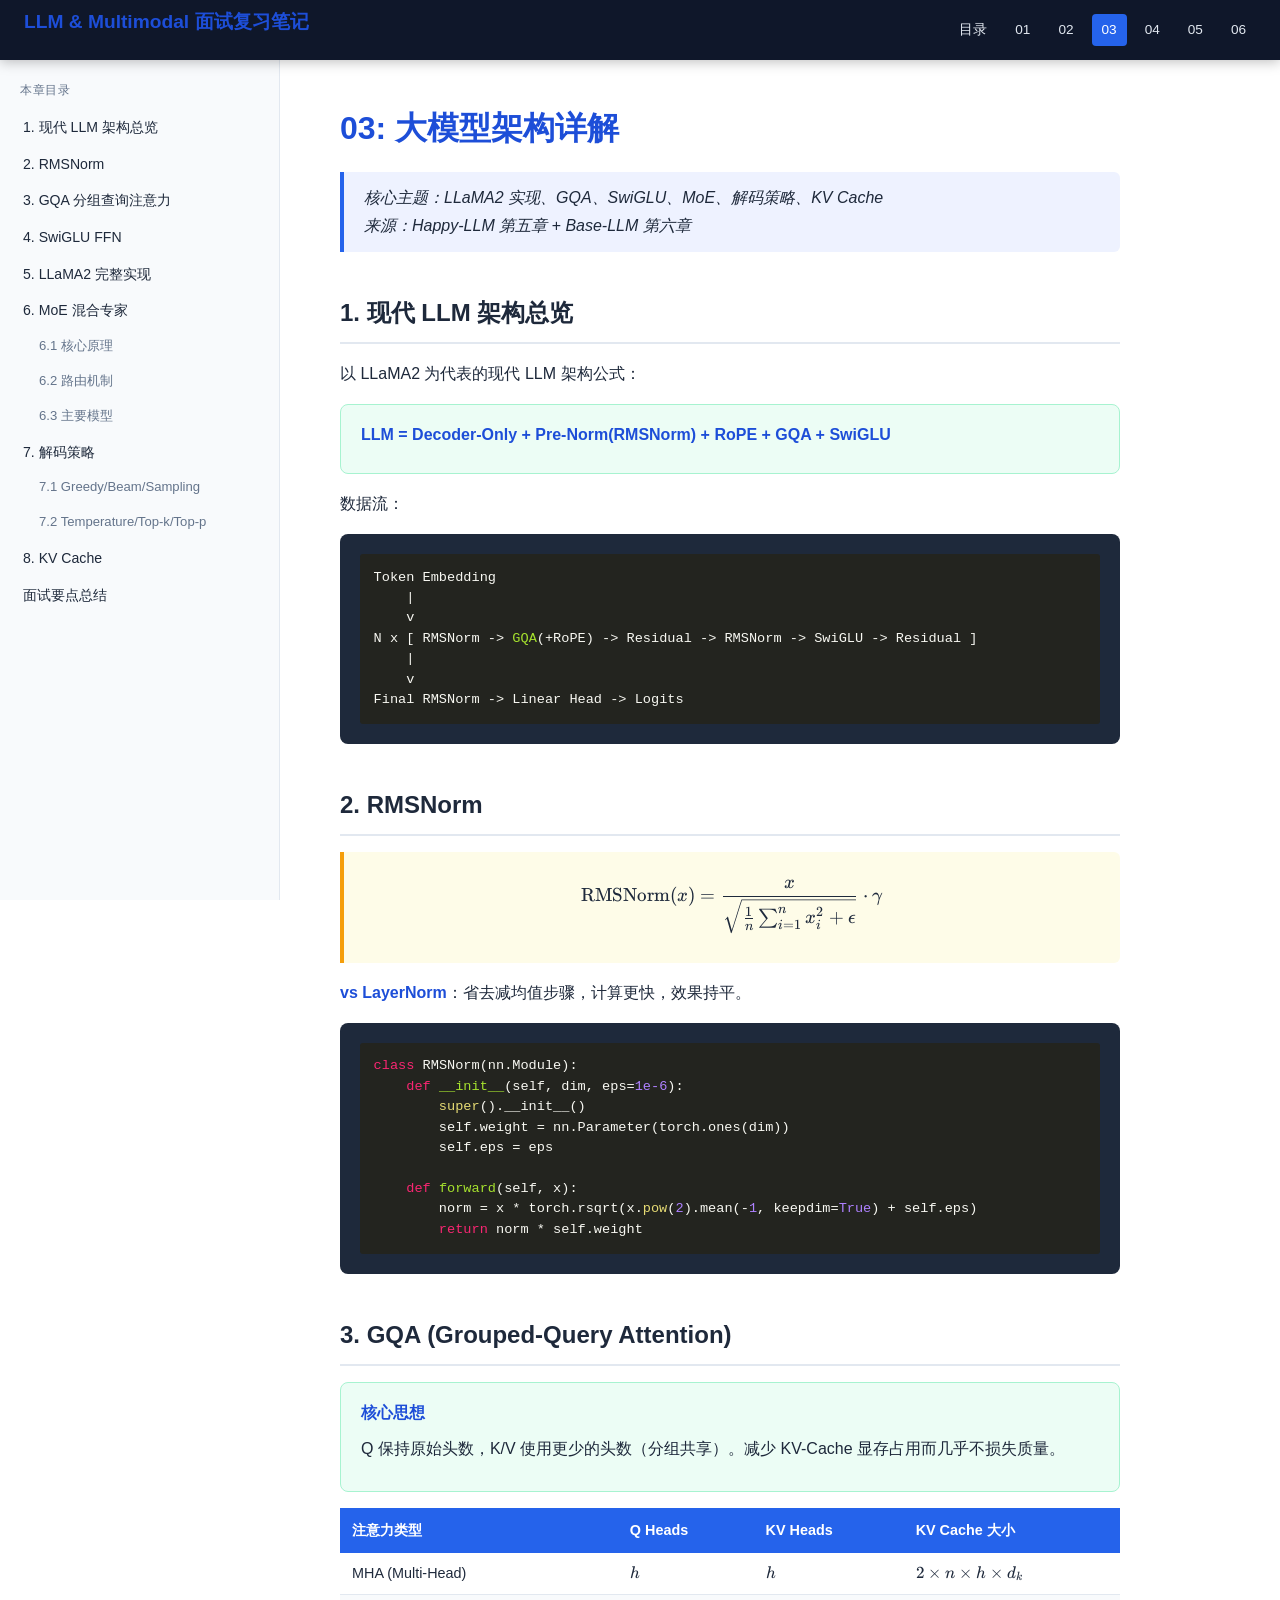
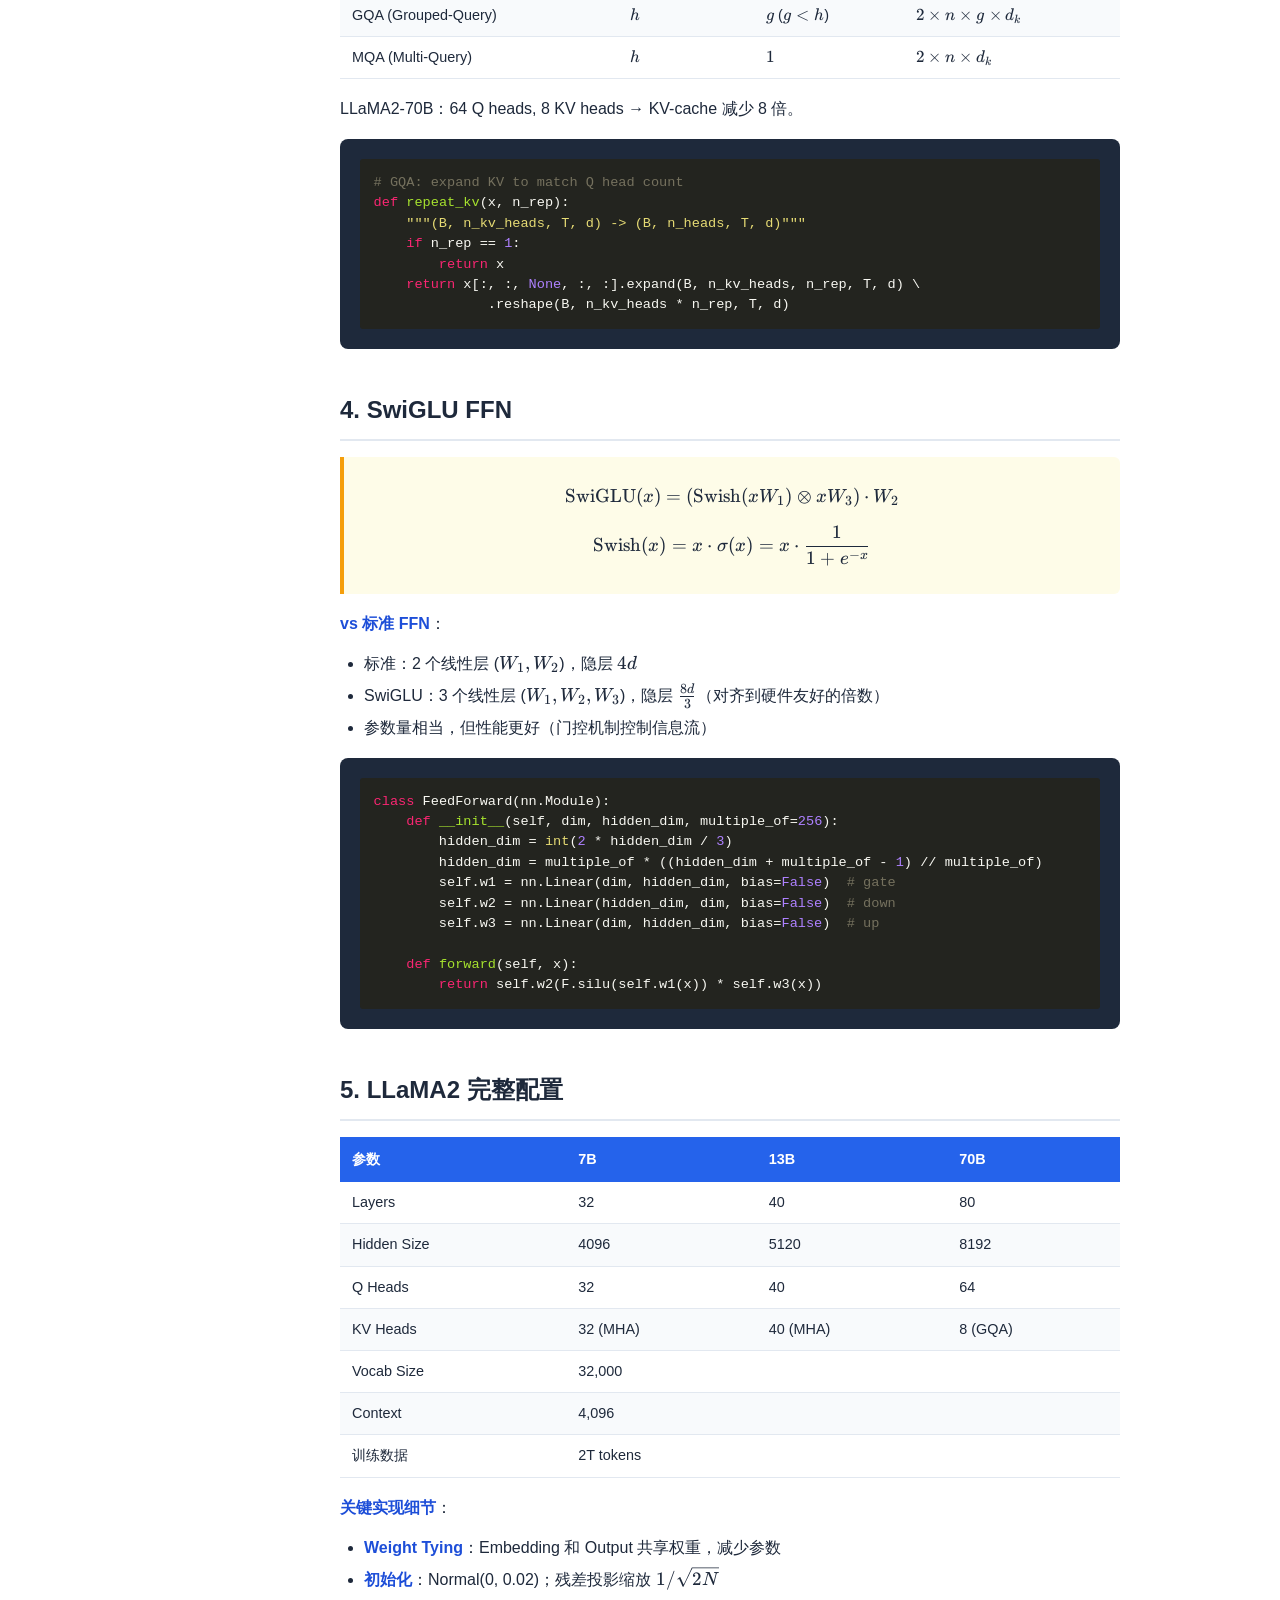
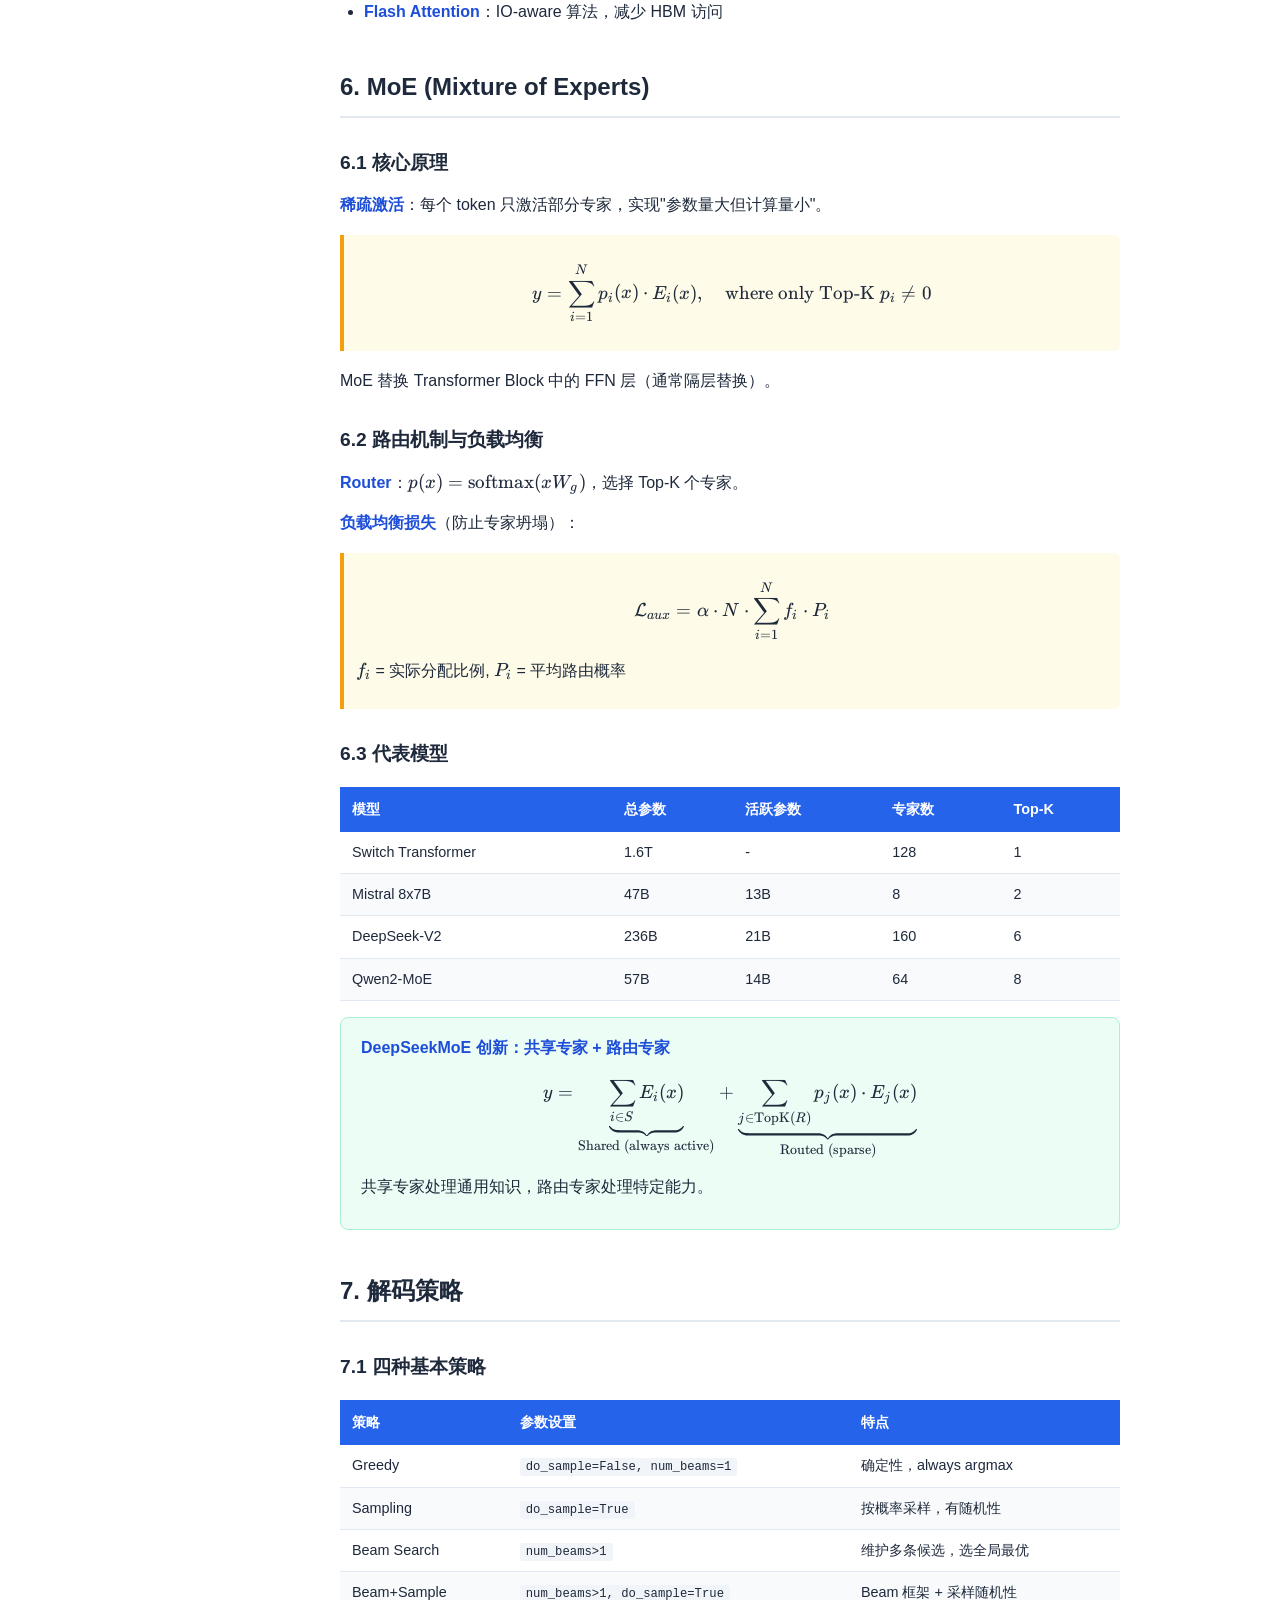
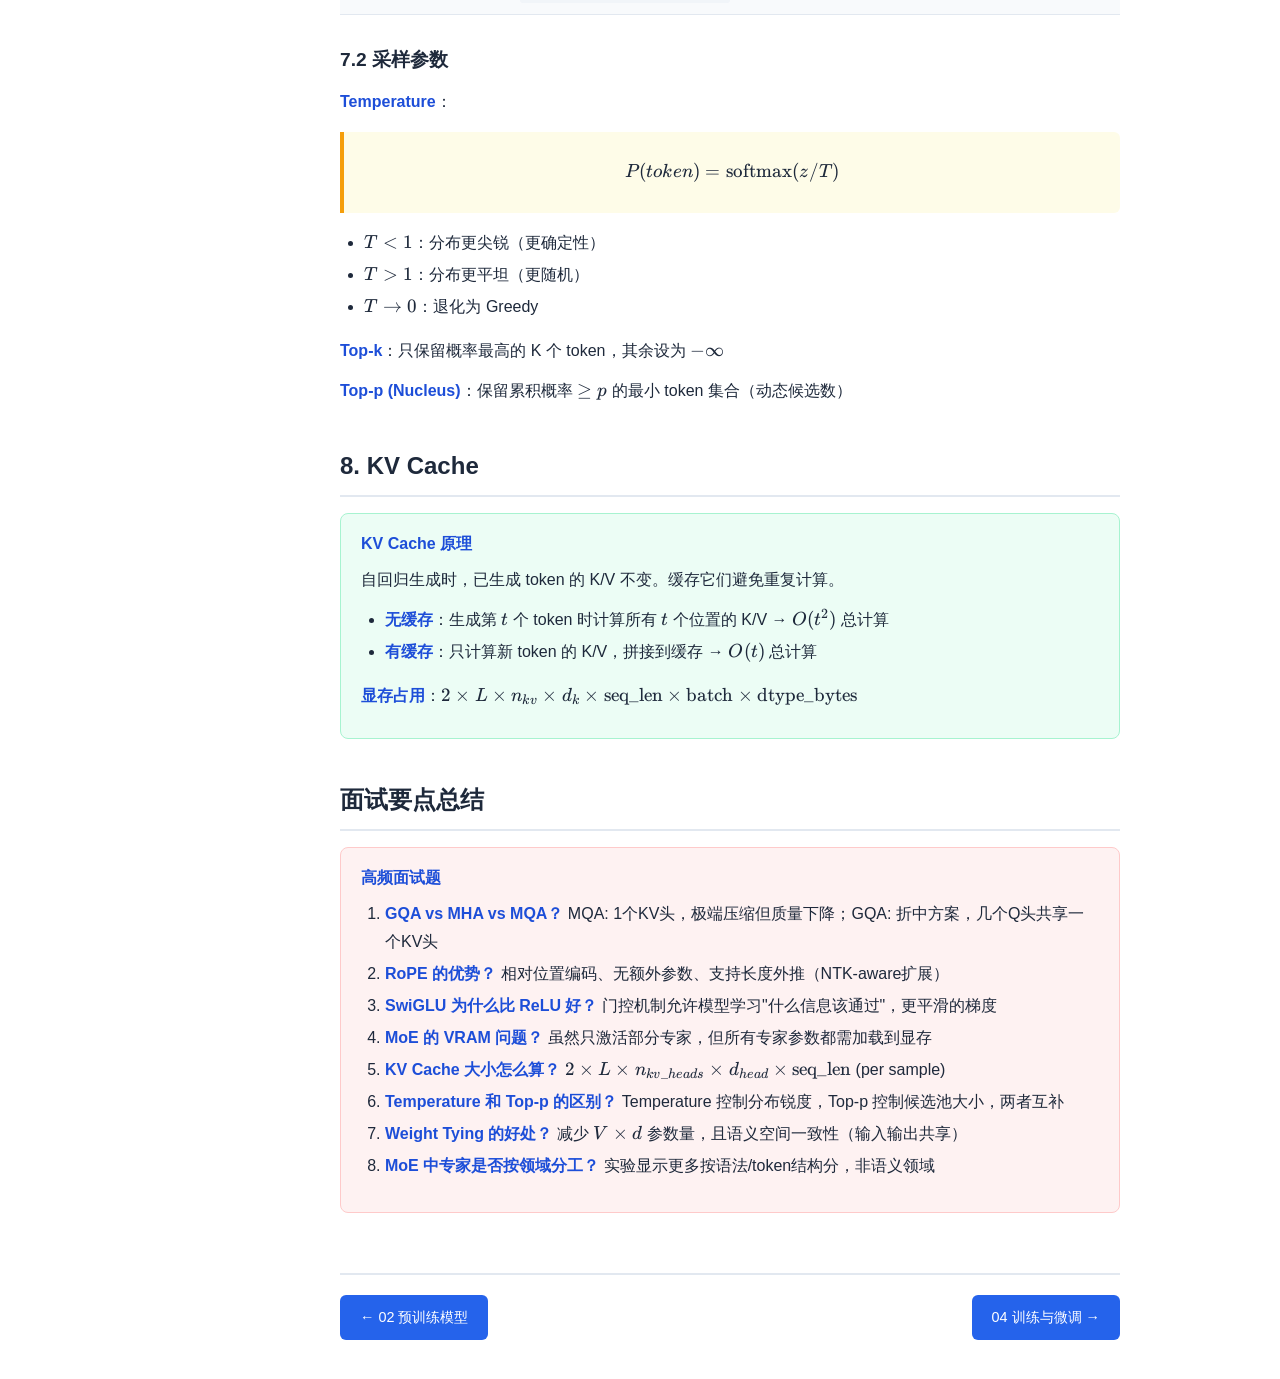
<file: 03-llm-architecture.html>
<!DOCTYPE html>
<html lang="zh-CN">
<head>
    <meta charset="UTF-8">
    <meta name="viewport" content="width=device-width, initial-scale=1.0">
    <title>03: 大模型架构详解 - LLM面试笔记</title>
    <link rel="stylesheet" href="assets/katex.min.css">
    <link rel="stylesheet" href="assets/monokai-sublime.min.css">
    <script defer src="assets/katex.min.js"></script>
    <script defer src="assets/auto-render.min.js"></script>
    <script src="assets/highlight.min.js"></script>
    <script src="assets/python.min.js"></script>
    <link rel="stylesheet" href="style.css">
</head>
<body>

<header class="header">
    <h1>LLM & Multimodal 面试复习笔记</h1>
    <nav class="nav-links">
        <a href="index.html">目录</a>
        <a href="01-transformer.html">01</a>
        <a href="02-pretrained-models.html">02</a>
        <a href="03-llm-architecture.html" class="active">03</a>
        <a href="04-training.html">04</a>
        <a href="05-multimodal.html">05</a>
        <a href="06-practice.html">06</a>
    </nav>
</header>

<button class="sidebar-toggle" id="sidebarToggle">&#9776;</button>

<aside class="sidebar" id="sidebar">
    <div class="toc-title">本章目录</div>
    <a href="#sec1">1. 现代 LLM 架构总览</a>
    <a href="#sec2">2. RMSNorm</a>
    <a href="#sec3">3. GQA 分组查询注意力</a>
    <a href="#sec4">4. SwiGLU FFN</a>
    <a href="#sec5">5. LLaMA2 完整实现</a>
    <a href="#sec6">6. MoE 混合专家</a>
    <a href="#sec6-1" class="sub">6.1 核心原理</a>
    <a href="#sec6-2" class="sub">6.2 路由机制</a>
    <a href="#sec6-3" class="sub">6.3 主要模型</a>
    <a href="#sec7">7. 解码策略</a>
    <a href="#sec7-1" class="sub">7.1 Greedy/Beam/Sampling</a>
    <a href="#sec7-2" class="sub">7.2 Temperature/Top-k/Top-p</a>
    <a href="#sec8">8. KV Cache</a>
    <a href="#interview">面试要点总结</a>
</aside>

<main class="main">
    <h1>03: 大模型架构详解</h1>
    <blockquote>
        核心主题：LLaMA2 实现、GQA、SwiGLU、MoE、解码策略、KV Cache<br>
        来源：Happy-LLM 第五章 + Base-LLM 第六章
    </blockquote>

    <!-- Section 1 -->
    <h2 id="sec1">1. 现代 LLM 架构总览</h2>
    <p>以 LLaMA2 为代表的现代 LLM 架构公式：</p>
    <div class="info-box key">
        <h4>LLM = Decoder-Only + Pre-Norm(RMSNorm) + RoPE + GQA + SwiGLU</h4>
    </div>
    <p>数据流：</p>
    <pre><code>Token Embedding
    |
    v
N x [ RMSNorm -> GQA(+RoPE) -> Residual -> RMSNorm -> SwiGLU -> Residual ]
    |
    v
Final RMSNorm -> Linear Head -> Logits</code></pre>

    <!-- Section 2 -->
    <h2 id="sec2">2. RMSNorm</h2>
    <div class="math-block">
        $$\text{RMSNorm}(x) = \frac{x}{\sqrt{\frac{1}{n}\sum_{i=1}^{n}x_i^2 + \epsilon}} \cdot \gamma$$
    </div>
    <p><strong>vs LayerNorm</strong>：省去减均值步骤，计算更快，效果持平。</p>
    <pre><code class="language-python">class RMSNorm(nn.Module):
    def __init__(self, dim, eps=1e-6):
        super().__init__()
        self.weight = nn.Parameter(torch.ones(dim))
        self.eps = eps

    def forward(self, x):
        norm = x * torch.rsqrt(x.pow(2).mean(-1, keepdim=True) + self.eps)
        return norm * self.weight</code></pre>

    <!-- Section 3 -->
    <h2 id="sec3">3. GQA (Grouped-Query Attention)</h2>
    <div class="info-box key">
        <h4>核心思想</h4>
        <p>Q 保持原始头数，K/V 使用更少的头数（分组共享）。减少 KV-Cache 显存占用而几乎不损失质量。</p>
    </div>
    <table>
        <thead><tr><th>注意力类型</th><th>Q Heads</th><th>KV Heads</th><th>KV Cache 大小</th></tr></thead>
        <tbody>
            <tr><td>MHA (Multi-Head)</td><td>$h$</td><td>$h$</td><td>$2 \times n \times h \times d_k$</td></tr>
            <tr><td>GQA (Grouped-Query)</td><td>$h$</td><td>$g$ ($g < h$)</td><td>$2 \times n \times g \times d_k$</td></tr>
            <tr><td>MQA (Multi-Query)</td><td>$h$</td><td>$1$</td><td>$2 \times n \times d_k$</td></tr>
        </tbody>
    </table>
    <p>LLaMA2-70B：64 Q heads, 8 KV heads &rarr; KV-cache 减少 8 倍。</p>
    <pre><code class="language-python"># GQA: expand KV to match Q head count
def repeat_kv(x, n_rep):
    """(B, n_kv_heads, T, d) -> (B, n_heads, T, d)"""
    if n_rep == 1:
        return x
    return x[:, :, None, :, :].expand(B, n_kv_heads, n_rep, T, d) \
              .reshape(B, n_kv_heads * n_rep, T, d)</code></pre>

    <!-- Section 4 -->
    <h2 id="sec4">4. SwiGLU FFN</h2>
    <div class="math-block">
        $$\text{SwiGLU}(x) = (\text{Swish}(xW_1) \otimes xW_3) \cdot W_2$$
        $$\text{Swish}(x) = x \cdot \sigma(x) = x \cdot \frac{1}{1+e^{-x}}$$
    </div>
    <p><strong>vs 标准 FFN</strong>：</p>
    <ul>
        <li>标准：2 个线性层 ($W_1, W_2$)，隐层 $4d$</li>
        <li>SwiGLU：3 个线性层 ($W_1, W_2, W_3$)，隐层 $\frac{8d}{3}$（对齐到硬件友好的倍数）</li>
        <li>参数量相当，但性能更好（门控机制控制信息流）</li>
    </ul>
    <pre><code class="language-python">class FeedForward(nn.Module):
    def __init__(self, dim, hidden_dim, multiple_of=256):
        hidden_dim = int(2 * hidden_dim / 3)
        hidden_dim = multiple_of * ((hidden_dim + multiple_of - 1) // multiple_of)
        self.w1 = nn.Linear(dim, hidden_dim, bias=False)  # gate
        self.w2 = nn.Linear(hidden_dim, dim, bias=False)  # down
        self.w3 = nn.Linear(dim, hidden_dim, bias=False)  # up

    def forward(self, x):
        return self.w2(F.silu(self.w1(x)) * self.w3(x))</code></pre>

    <!-- Section 5 -->
    <h2 id="sec5">5. LLaMA2 完整配置</h2>
    <table>
        <thead><tr><th>参数</th><th>7B</th><th>13B</th><th>70B</th></tr></thead>
        <tbody>
            <tr><td>Layers</td><td>32</td><td>40</td><td>80</td></tr>
            <tr><td>Hidden Size</td><td>4096</td><td>5120</td><td>8192</td></tr>
            <tr><td>Q Heads</td><td>32</td><td>40</td><td>64</td></tr>
            <tr><td>KV Heads</td><td>32 (MHA)</td><td>40 (MHA)</td><td>8 (GQA)</td></tr>
            <tr><td>Vocab Size</td><td colspan="3">32,000</td></tr>
            <tr><td>Context</td><td colspan="3">4,096</td></tr>
            <tr><td>训练数据</td><td colspan="3">2T tokens</td></tr>
        </tbody>
    </table>
    <p><strong>关键实现细节</strong>：</p>
    <ul>
        <li><strong>Weight Tying</strong>：Embedding 和 Output 共享权重，减少参数</li>
        <li><strong>初始化</strong>：Normal(0, 0.02)；残差投影缩放 $1/\sqrt{2N}$</li>
        <li><strong>Flash Attention</strong>：IO-aware 算法，减少 HBM 访问</li>
    </ul>

    <!-- Section 6 -->
    <h2 id="sec6">6. MoE (Mixture of Experts)</h2>

    <h3 id="sec6-1">6.1 核心原理</h3>
    <p><strong>稀疏激活</strong>：每个 token 只激活部分专家，实现"参数量大但计算量小"。</p>
    <div class="math-block">
        $$y = \sum_{i=1}^{N} p_i(x) \cdot E_i(x), \quad \text{where only Top-K } p_i \neq 0$$
    </div>
    <p>MoE 替换 Transformer Block 中的 FFN 层（通常隔层替换）。</p>

    <h3 id="sec6-2">6.2 路由机制与负载均衡</h3>
    <p><strong>Router</strong>：$p(x) = \text{softmax}(xW_g)$，选择 Top-K 个专家。</p>
    <p><strong>负载均衡损失</strong>（防止专家坍塌）：</p>
    <div class="math-block">
        $$\mathcal{L}_{aux} = \alpha \cdot N \cdot \sum_{i=1}^{N} f_i \cdot P_i$$
        <p>$f_i$ = 实际分配比例, $P_i$ = 平均路由概率</p>
    </div>

    <h3 id="sec6-3">6.3 代表模型</h3>
    <table>
        <thead><tr><th>模型</th><th>总参数</th><th>活跃参数</th><th>专家数</th><th>Top-K</th></tr></thead>
        <tbody>
            <tr><td>Switch Transformer</td><td>1.6T</td><td>-</td><td>128</td><td>1</td></tr>
            <tr><td>Mistral 8x7B</td><td>47B</td><td>13B</td><td>8</td><td>2</td></tr>
            <tr><td>DeepSeek-V2</td><td>236B</td><td>21B</td><td>160</td><td>6</td></tr>
            <tr><td>Qwen2-MoE</td><td>57B</td><td>14B</td><td>64</td><td>8</td></tr>
        </tbody>
    </table>
    <div class="info-box key">
        <h4>DeepSeekMoE 创新：共享专家 + 路由专家</h4>
        $$y = \underbrace{\sum_{i \in S} E_i(x)}_{\text{Shared (always active)}} + \underbrace{\sum_{j \in \text{TopK}(R)} p_j(x) \cdot E_j(x)}_{\text{Routed (sparse)}}$$
        <p>共享专家处理通用知识，路由专家处理特定能力。</p>
    </div>

    <!-- Section 7 -->
    <h2 id="sec7">7. 解码策略</h2>

    <h3 id="sec7-1">7.1 四种基本策略</h3>
    <table>
        <thead><tr><th>策略</th><th>参数设置</th><th>特点</th></tr></thead>
        <tbody>
            <tr><td>Greedy</td><td><code>do_sample=False, num_beams=1</code></td><td>确定性，always argmax</td></tr>
            <tr><td>Sampling</td><td><code>do_sample=True</code></td><td>按概率采样，有随机性</td></tr>
            <tr><td>Beam Search</td><td><code>num_beams>1</code></td><td>维护多条候选，选全局最优</td></tr>
            <tr><td>Beam+Sample</td><td><code>num_beams>1, do_sample=True</code></td><td>Beam 框架 + 采样随机性</td></tr>
        </tbody>
    </table>

    <h3 id="sec7-2">7.2 采样参数</h3>
    <p><strong>Temperature</strong>：</p>
    <div class="math-block">
        $$P(token) = \text{softmax}(z / T)$$
    </div>
    <ul>
        <li>$T < 1$：分布更尖锐（更确定性）</li>
        <li>$T > 1$：分布更平坦（更随机）</li>
        <li>$T \to 0$：退化为 Greedy</li>
    </ul>
    <p><strong>Top-k</strong>：只保留概率最高的 K 个 token，其余设为 $-\infty$</p>
    <p><strong>Top-p (Nucleus)</strong>：保留累积概率 $\geq p$ 的最小 token 集合（动态候选数）</p>

    <!-- Section 8 -->
    <h2 id="sec8">8. KV Cache</h2>
    <div class="info-box key">
        <h4>KV Cache 原理</h4>
        <p>自回归生成时，已生成 token 的 K/V 不变。缓存它们避免重复计算。</p>
        <ul>
            <li><strong>无缓存</strong>：生成第 $t$ 个 token 时计算所有 $t$ 个位置的 K/V &rarr; $O(t^2)$ 总计算</li>
            <li><strong>有缓存</strong>：只计算新 token 的 K/V，拼接到缓存 &rarr; $O(t)$ 总计算</li>
        </ul>
        <p><strong>显存占用</strong>：$2 \times L \times n_{kv} \times d_k \times \text{seq\_len} \times \text{batch} \times \text{dtype\_bytes}$</p>
    </div>

    <!-- Interview -->
    <h2 id="interview">面试要点总结</h2>
    <div class="info-box interview">
        <h4>高频面试题</h4>
        <ol>
            <li><strong>GQA vs MHA vs MQA？</strong> MQA: 1个KV头，极端压缩但质量下降；GQA: 折中方案，几个Q头共享一个KV头</li>
            <li><strong>RoPE 的优势？</strong> 相对位置编码、无额外参数、支持长度外推（NTK-aware扩展）</li>
            <li><strong>SwiGLU 为什么比 ReLU 好？</strong> 门控机制允许模型学习"什么信息该通过"，更平滑的梯度</li>
            <li><strong>MoE 的 VRAM 问题？</strong> 虽然只激活部分专家，但所有专家参数都需加载到显存</li>
            <li><strong>KV Cache 大小怎么算？</strong> $2 \times L \times n_{kv\_heads} \times d_{head} \times \text{seq\_len}$ (per sample)</li>
            <li><strong>Temperature 和 Top-p 的区别？</strong> Temperature 控制分布锐度，Top-p 控制候选池大小，两者互补</li>
            <li><strong>Weight Tying 的好处？</strong> 减少 $V \times d$ 参数量，且语义空间一致性（输入输出共享）</li>
            <li><strong>MoE 中专家是否按领域分工？</strong> 实验显示更多按语法/token结构分，非语义领域</li>
        </ol>
    </div>

    <nav class="page-nav">
        <a href="02-pretrained-models.html">&larr; 02 预训练模型</a>
        <a href="04-training.html">04 训练与微调 &rarr;</a>
    </nav>
</main>

<script>
    hljs.highlightAll();
    var sidebar = document.getElementById('sidebar');
    var toggle = document.getElementById('sidebarToggle');
    if (toggle) toggle.addEventListener('click', function() { sidebar.classList.toggle('open'); });
    if (sidebar) sidebar.querySelectorAll('a').forEach(function(link) {
        link.addEventListener('click', function() { if (window.innerWidth <= 1024) sidebar.classList.remove('open'); });
    });
</script>
<script>
    document.addEventListener("DOMContentLoaded", function() {
        renderMathInElement(document.body, {
            delimiters: [{left: "$$", right: "$$", display: true},{left: "$", right: "$", display: false}],
            throwOnError: false
        });
    });
</script>
</body>
</html>
</file>
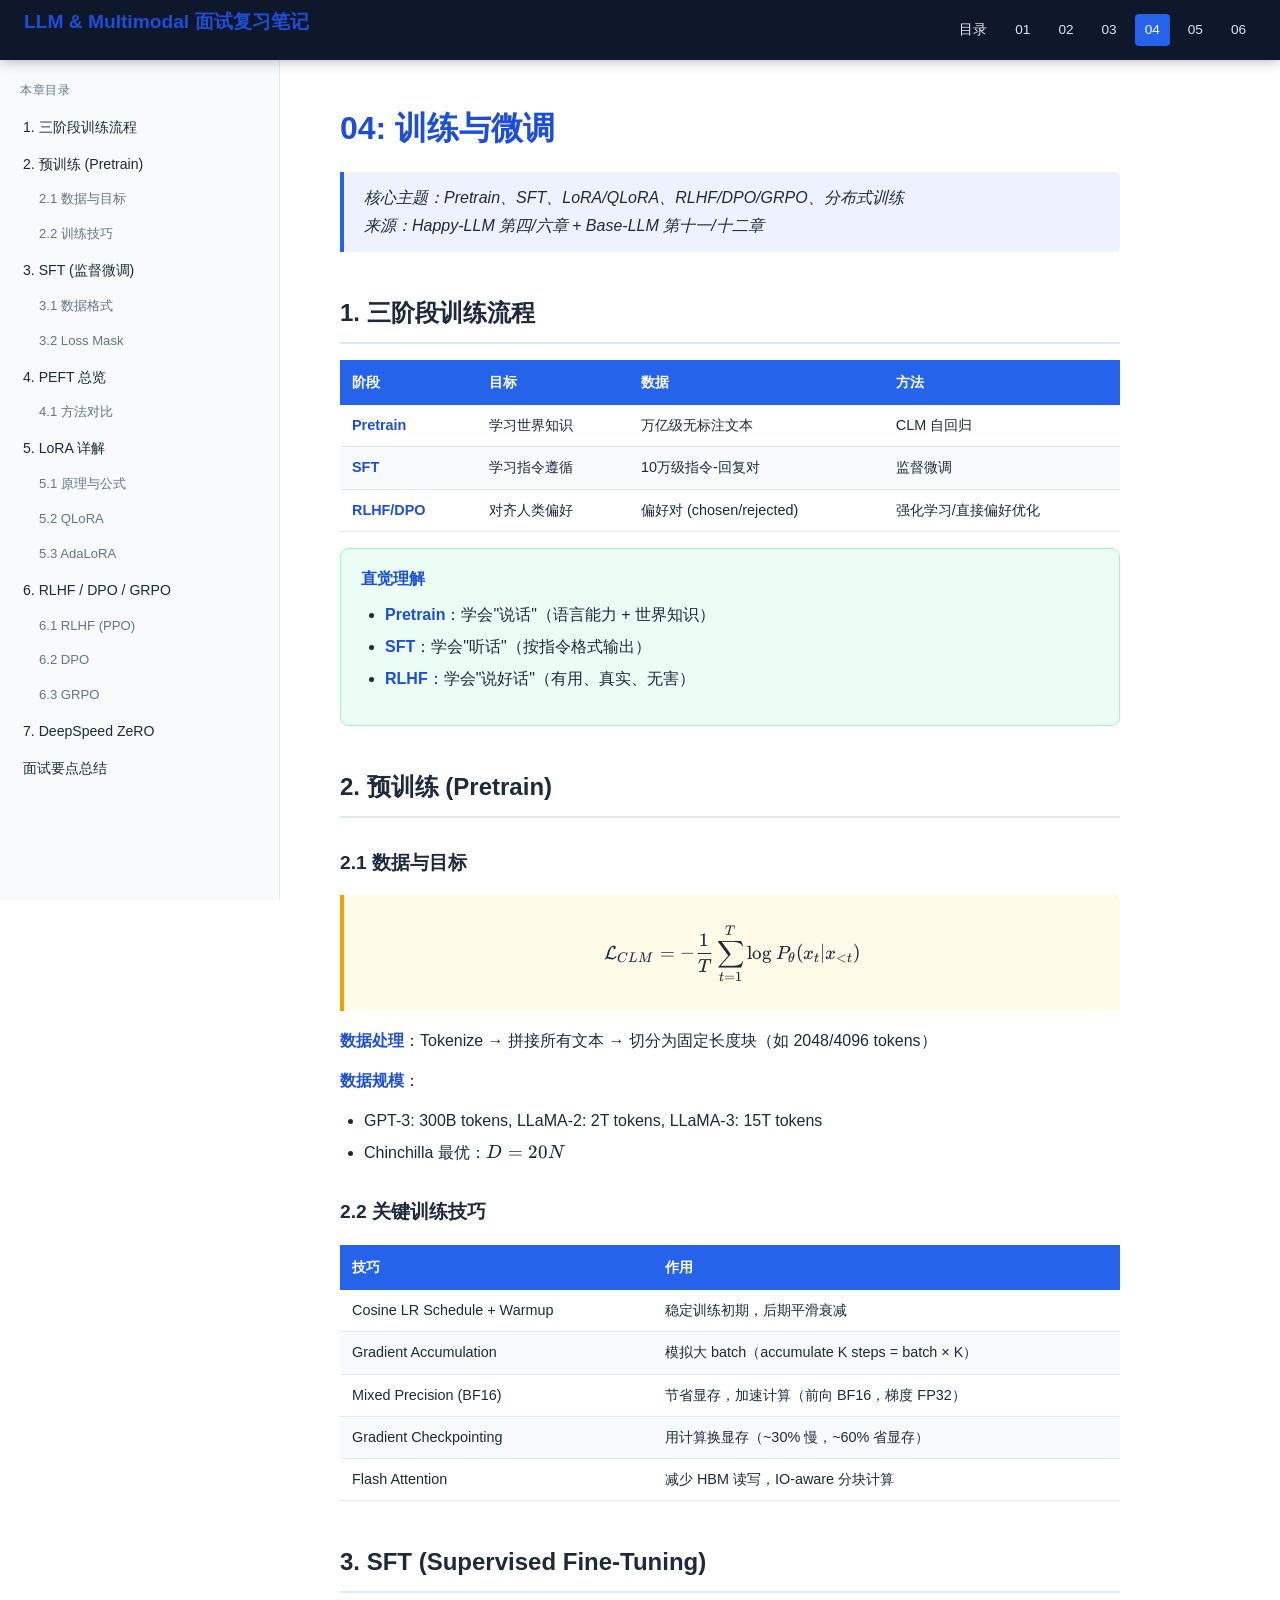
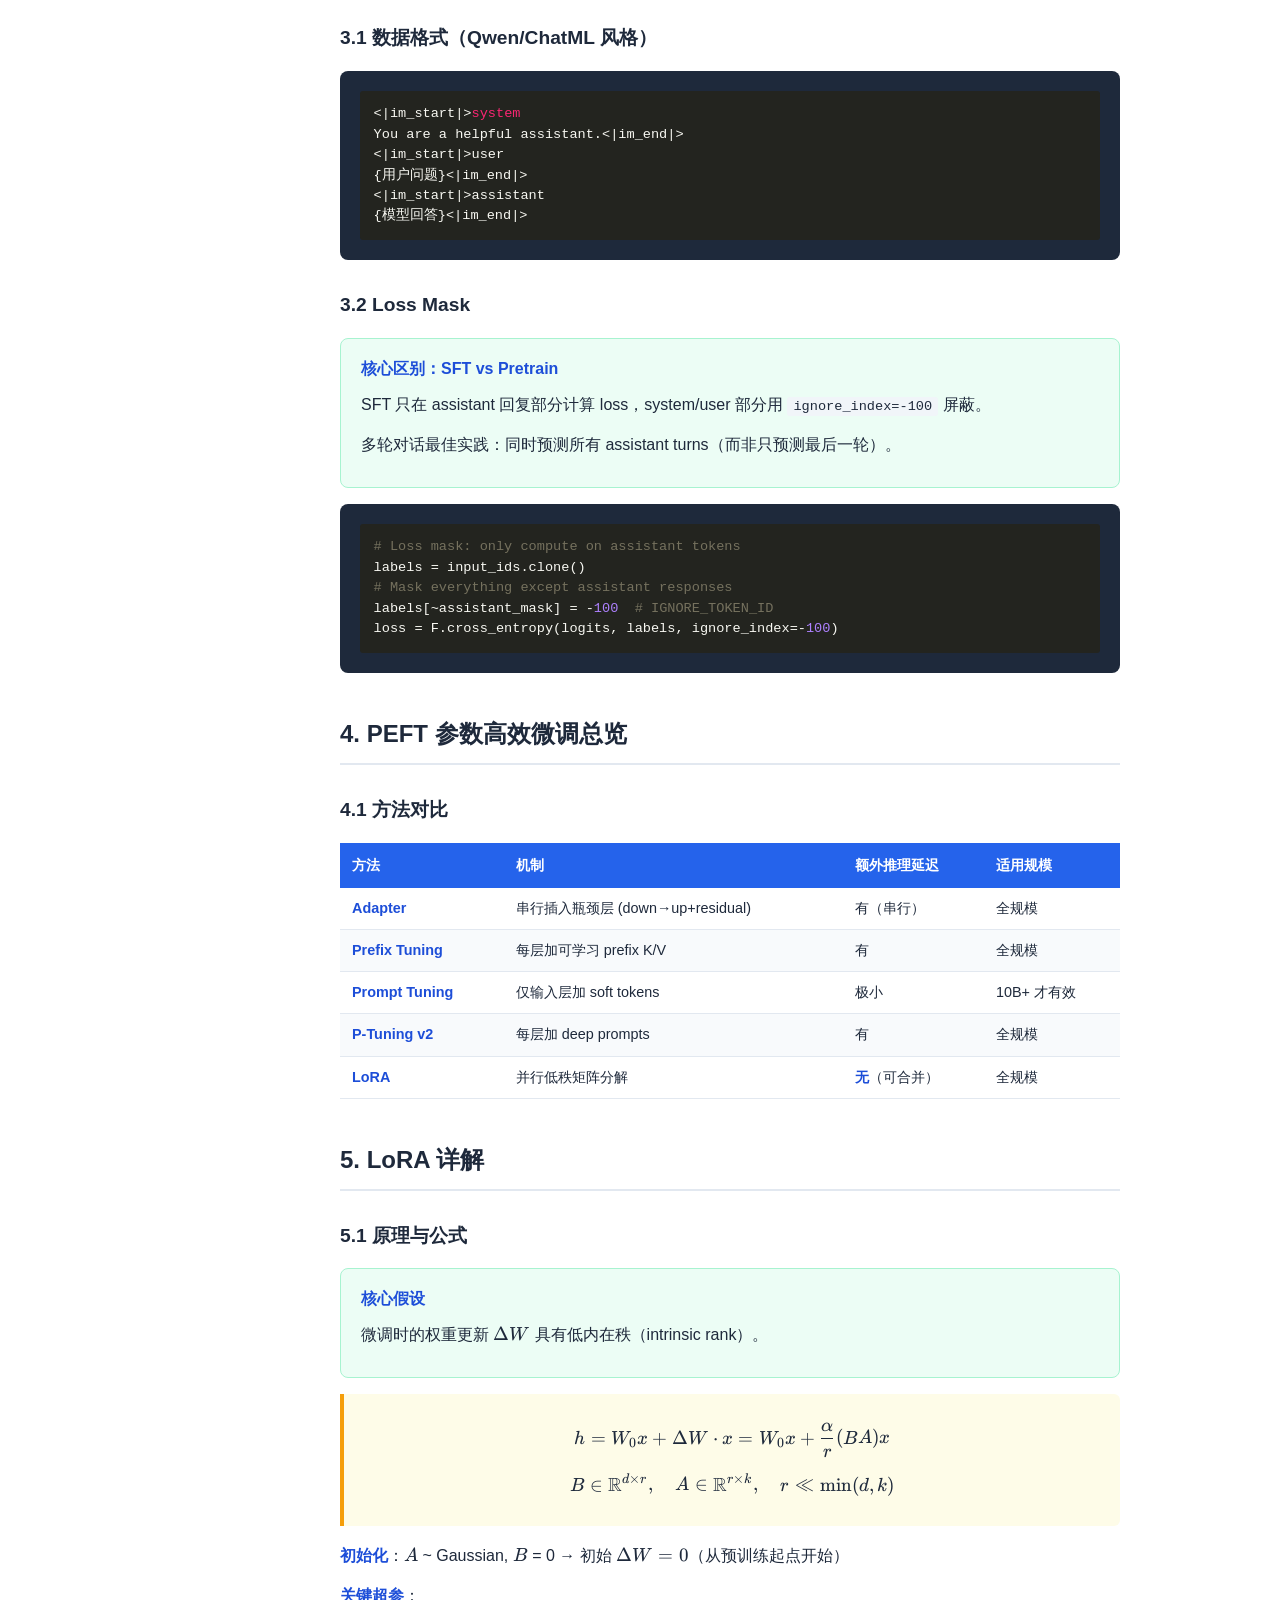
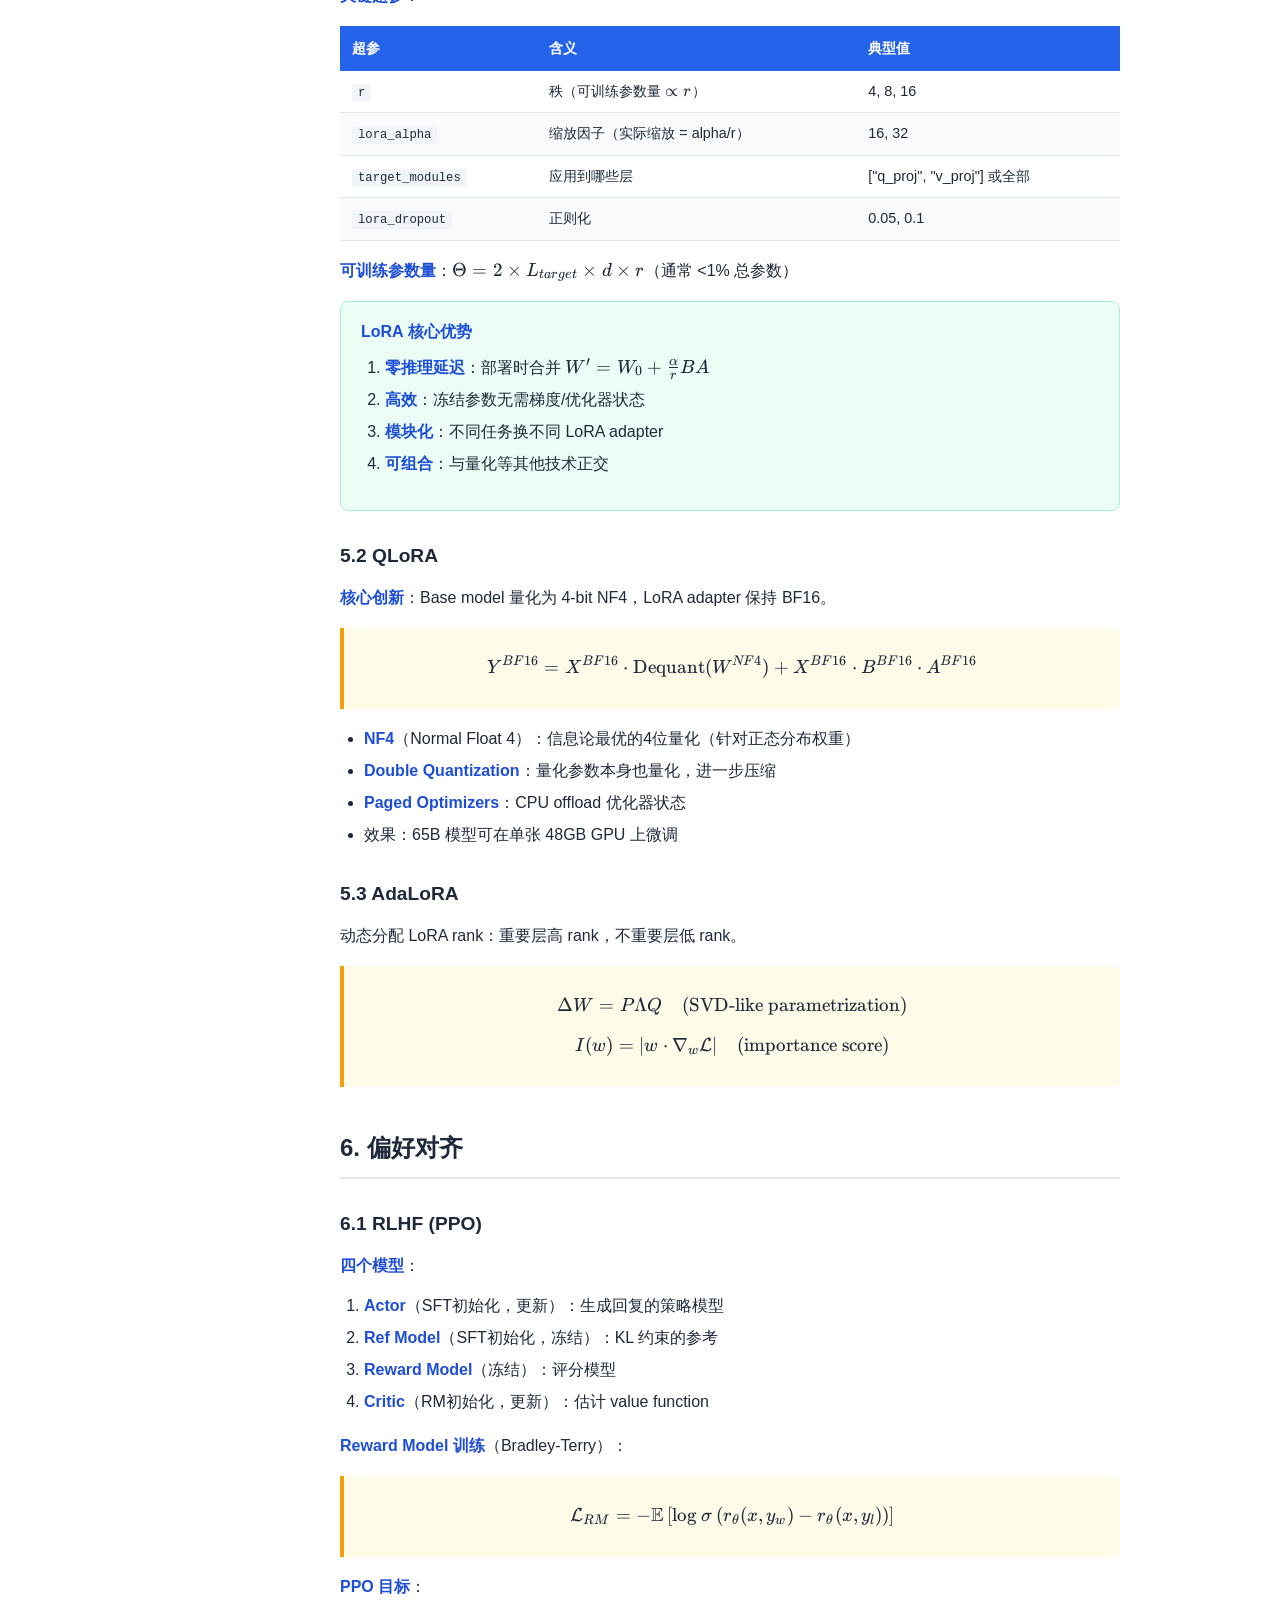
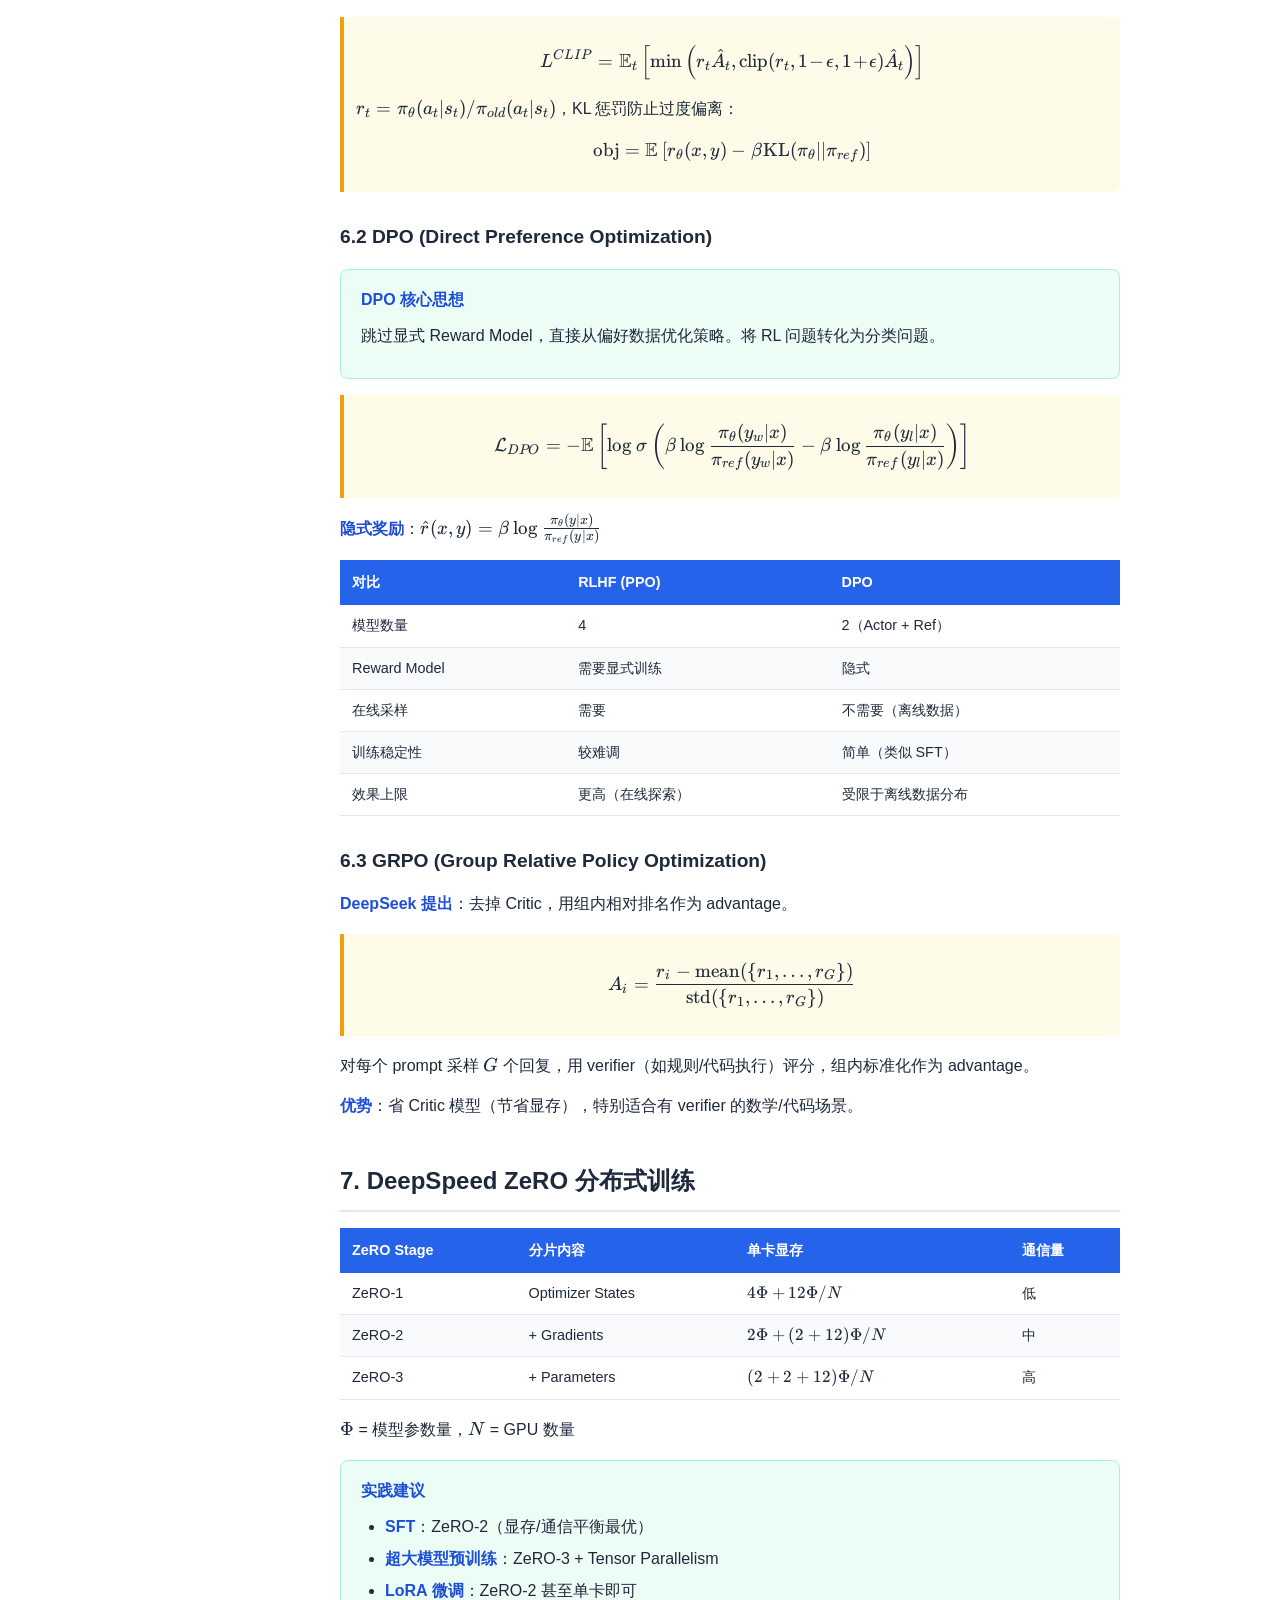
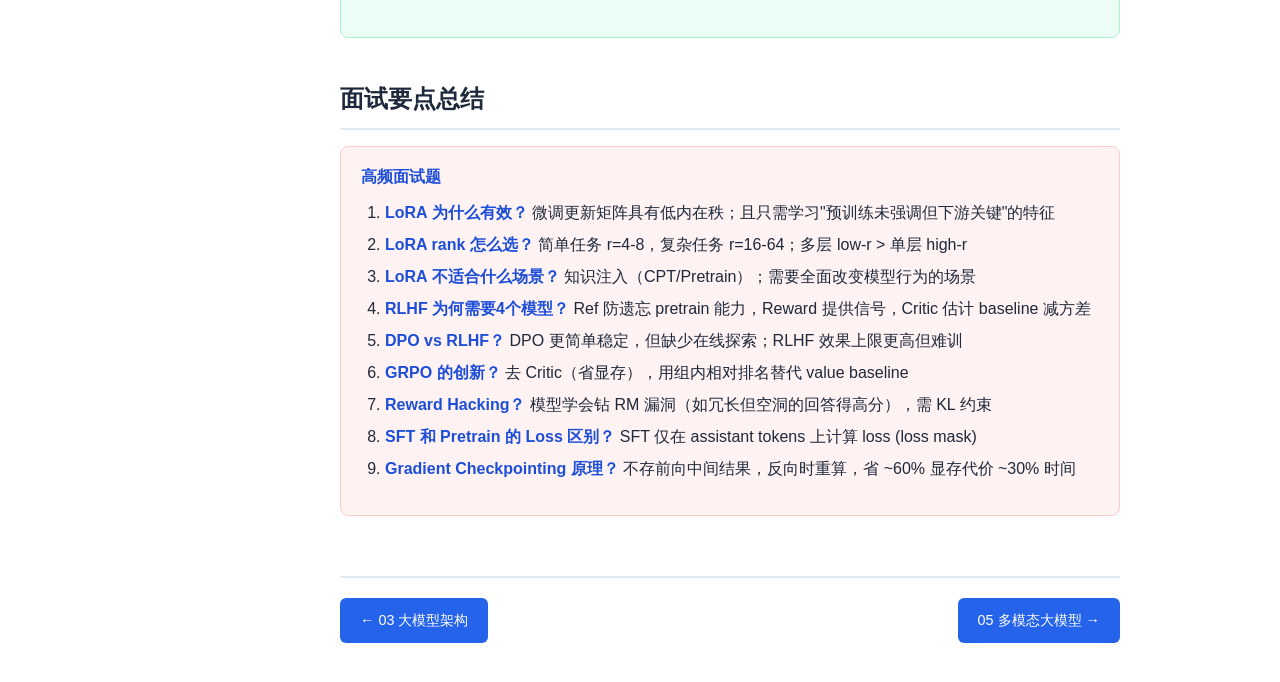
<file: 04-training.html>
<!DOCTYPE html>
<html lang="zh-CN">
<head>
    <meta charset="UTF-8">
    <meta name="viewport" content="width=device-width, initial-scale=1.0">
    <title>04: 训练与微调 - LLM面试笔记</title>
    <link rel="stylesheet" href="assets/katex.min.css">
    <link rel="stylesheet" href="assets/monokai-sublime.min.css">
    <script defer src="assets/katex.min.js"></script>
    <script defer src="assets/auto-render.min.js"></script>
    <script src="assets/highlight.min.js"></script>
    <script src="assets/python.min.js"></script>
    <link rel="stylesheet" href="style.css">
</head>
<body>

<header class="header">
    <h1>LLM & Multimodal 面试复习笔记</h1>
    <nav class="nav-links">
        <a href="index.html">目录</a>
        <a href="01-transformer.html">01</a>
        <a href="02-pretrained-models.html">02</a>
        <a href="03-llm-architecture.html">03</a>
        <a href="04-training.html" class="active">04</a>
        <a href="05-multimodal.html">05</a>
        <a href="06-practice.html">06</a>
    </nav>
</header>

<button class="sidebar-toggle" id="sidebarToggle">&#9776;</button>

<aside class="sidebar" id="sidebar">
    <div class="toc-title">本章目录</div>
    <a href="#sec1">1. 三阶段训练流程</a>
    <a href="#sec2">2. 预训练 (Pretrain)</a>
    <a href="#sec2-1" class="sub">2.1 数据与目标</a>
    <a href="#sec2-2" class="sub">2.2 训练技巧</a>
    <a href="#sec3">3. SFT (监督微调)</a>
    <a href="#sec3-1" class="sub">3.1 数据格式</a>
    <a href="#sec3-2" class="sub">3.2 Loss Mask</a>
    <a href="#sec4">4. PEFT 总览</a>
    <a href="#sec4-1" class="sub">4.1 方法对比</a>
    <a href="#sec5">5. LoRA 详解</a>
    <a href="#sec5-1" class="sub">5.1 原理与公式</a>
    <a href="#sec5-2" class="sub">5.2 QLoRA</a>
    <a href="#sec5-3" class="sub">5.3 AdaLoRA</a>
    <a href="#sec6">6. RLHF / DPO / GRPO</a>
    <a href="#sec6-1" class="sub">6.1 RLHF (PPO)</a>
    <a href="#sec6-2" class="sub">6.2 DPO</a>
    <a href="#sec6-3" class="sub">6.3 GRPO</a>
    <a href="#sec7">7. DeepSpeed ZeRO</a>
    <a href="#interview">面试要点总结</a>
</aside>

<main class="main">
    <h1>04: 训练与微调</h1>
    <blockquote>
        核心主题：Pretrain、SFT、LoRA/QLoRA、RLHF/DPO/GRPO、分布式训练<br>
        来源：Happy-LLM 第四/六章 + Base-LLM 第十一/十二章
    </blockquote>

    <!-- Section 1 -->
    <h2 id="sec1">1. 三阶段训练流程</h2>
    <table>
        <thead><tr><th>阶段</th><th>目标</th><th>数据</th><th>方法</th></tr></thead>
        <tbody>
            <tr><td><strong>Pretrain</strong></td><td>学习世界知识</td><td>万亿级无标注文本</td><td>CLM 自回归</td></tr>
            <tr><td><strong>SFT</strong></td><td>学习指令遵循</td><td>10万级指令-回复对</td><td>监督微调</td></tr>
            <tr><td><strong>RLHF/DPO</strong></td><td>对齐人类偏好</td><td>偏好对 (chosen/rejected)</td><td>强化学习/直接偏好优化</td></tr>
        </tbody>
    </table>
    <div class="info-box key">
        <h4>直觉理解</h4>
        <ul>
            <li><strong>Pretrain</strong>：学会"说话"（语言能力 + 世界知识）</li>
            <li><strong>SFT</strong>：学会"听话"（按指令格式输出）</li>
            <li><strong>RLHF</strong>：学会"说好话"（有用、真实、无害）</li>
        </ul>
    </div>

    <!-- Section 2 -->
    <h2 id="sec2">2. 预训练 (Pretrain)</h2>

    <h3 id="sec2-1">2.1 数据与目标</h3>
    <div class="math-block">
        $$\mathcal{L}_{CLM} = -\frac{1}{T}\sum_{t=1}^{T} \log P_\theta(x_t | x_{&lt;t})$$
    </div>
    <p><strong>数据处理</strong>：Tokenize &rarr; 拼接所有文本 &rarr; 切分为固定长度块（如 2048/4096 tokens）</p>
    <p><strong>数据规模</strong>：</p>
    <ul>
        <li>GPT-3: 300B tokens, LLaMA-2: 2T tokens, LLaMA-3: 15T tokens</li>
        <li>Chinchilla 最优：$D = 20N$</li>
    </ul>

    <h3 id="sec2-2">2.2 关键训练技巧</h3>
    <table>
        <thead><tr><th>技巧</th><th>作用</th></tr></thead>
        <tbody>
            <tr><td>Cosine LR Schedule + Warmup</td><td>稳定训练初期，后期平滑衰减</td></tr>
            <tr><td>Gradient Accumulation</td><td>模拟大 batch（accumulate K steps = batch × K）</td></tr>
            <tr><td>Mixed Precision (BF16)</td><td>节省显存，加速计算（前向 BF16，梯度 FP32）</td></tr>
            <tr><td>Gradient Checkpointing</td><td>用计算换显存（~30% 慢，~60% 省显存）</td></tr>
            <tr><td>Flash Attention</td><td>减少 HBM 读写，IO-aware 分块计算</td></tr>
        </tbody>
    </table>

    <!-- Section 3 -->
    <h2 id="sec3">3. SFT (Supervised Fine-Tuning)</h2>

    <h3 id="sec3-1">3.1 数据格式（Qwen/ChatML 风格）</h3>
    <pre><code>&lt;|im_start|&gt;system
You are a helpful assistant.&lt;|im_end|&gt;
&lt;|im_start|&gt;user
{用户问题}&lt;|im_end|&gt;
&lt;|im_start|&gt;assistant
{模型回答}&lt;|im_end|&gt;</code></pre>

    <h3 id="sec3-2">3.2 Loss Mask</h3>
    <div class="info-box key">
        <h4>核心区别：SFT vs Pretrain</h4>
        <p>SFT 只在 assistant 回复部分计算 loss，system/user 部分用 <code>ignore_index=-100</code> 屏蔽。</p>
        <p>多轮对话最佳实践：同时预测所有 assistant turns（而非只预测最后一轮）。</p>
    </div>
    <pre><code class="language-python"># Loss mask: only compute on assistant tokens
labels = input_ids.clone()
# Mask everything except assistant responses
labels[~assistant_mask] = -100  # IGNORE_TOKEN_ID
loss = F.cross_entropy(logits, labels, ignore_index=-100)</code></pre>

    <!-- Section 4 -->
    <h2 id="sec4">4. PEFT 参数高效微调总览</h2>

    <h3 id="sec4-1">4.1 方法对比</h3>
    <table>
        <thead><tr><th>方法</th><th>机制</th><th>额外推理延迟</th><th>适用规模</th></tr></thead>
        <tbody>
            <tr><td><strong>Adapter</strong></td><td>串行插入瓶颈层 (down&rarr;up+residual)</td><td>有（串行）</td><td>全规模</td></tr>
            <tr><td><strong>Prefix Tuning</strong></td><td>每层加可学习 prefix K/V</td><td>有</td><td>全规模</td></tr>
            <tr><td><strong>Prompt Tuning</strong></td><td>仅输入层加 soft tokens</td><td>极小</td><td>10B+ 才有效</td></tr>
            <tr><td><strong>P-Tuning v2</strong></td><td>每层加 deep prompts</td><td>有</td><td>全规模</td></tr>
            <tr><td><strong>LoRA</strong></td><td>并行低秩矩阵分解</td><td><strong>无</strong>（可合并）</td><td>全规模</td></tr>
        </tbody>
    </table>

    <!-- Section 5 -->
    <h2 id="sec5">5. LoRA 详解</h2>

    <h3 id="sec5-1">5.1 原理与公式</h3>
    <div class="info-box key">
        <h4>核心假设</h4>
        <p>微调时的权重更新 $\Delta W$ 具有低内在秩（intrinsic rank）。</p>
    </div>
    <div class="math-block">
        $$h = W_0 x + \Delta W \cdot x = W_0 x + \frac{\alpha}{r}(BA)x$$
        $$B \in \mathbb{R}^{d \times r}, \quad A \in \mathbb{R}^{r \times k}, \quad r \ll \min(d, k)$$
    </div>
    <p><strong>初始化</strong>：$A$ ~ Gaussian, $B$ = 0 &rarr; 初始 $\Delta W = 0$（从预训练起点开始）</p>
    <p><strong>关键超参</strong>：</p>
    <table>
        <thead><tr><th>超参</th><th>含义</th><th>典型值</th></tr></thead>
        <tbody>
            <tr><td><code>r</code></td><td>秩（可训练参数量 $\propto r$）</td><td>4, 8, 16</td></tr>
            <tr><td><code>lora_alpha</code></td><td>缩放因子（实际缩放 = alpha/r）</td><td>16, 32</td></tr>
            <tr><td><code>target_modules</code></td><td>应用到哪些层</td><td>["q_proj", "v_proj"] 或全部</td></tr>
            <tr><td><code>lora_dropout</code></td><td>正则化</td><td>0.05, 0.1</td></tr>
        </tbody>
    </table>
    <p><strong>可训练参数量</strong>：$\Theta = 2 \times L_{target} \times d \times r$（通常 <1% 总参数）</p>

    <div class="info-box key">
        <h4>LoRA 核心优势</h4>
        <ol>
            <li><strong>零推理延迟</strong>：部署时合并 $W' = W_0 + \frac{\alpha}{r} BA$</li>
            <li><strong>高效</strong>：冻结参数无需梯度/优化器状态</li>
            <li><strong>模块化</strong>：不同任务换不同 LoRA adapter</li>
            <li><strong>可组合</strong>：与量化等其他技术正交</li>
        </ol>
    </div>

    <h3 id="sec5-2">5.2 QLoRA</h3>
    <p><strong>核心创新</strong>：Base model 量化为 4-bit NF4，LoRA adapter 保持 BF16。</p>
    <div class="math-block">
        $$Y^{BF16} = X^{BF16} \cdot \text{Dequant}(W^{NF4}) + X^{BF16} \cdot B^{BF16} \cdot A^{BF16}$$
    </div>
    <ul>
        <li><strong>NF4</strong>（Normal Float 4）：信息论最优的4位量化（针对正态分布权重）</li>
        <li><strong>Double Quantization</strong>：量化参数本身也量化，进一步压缩</li>
        <li><strong>Paged Optimizers</strong>：CPU offload 优化器状态</li>
        <li>效果：65B 模型可在单张 48GB GPU 上微调</li>
    </ul>

    <h3 id="sec5-3">5.3 AdaLoRA</h3>
    <p>动态分配 LoRA rank：重要层高 rank，不重要层低 rank。</p>
    <div class="math-block">
        $$\Delta W = P \Lambda Q \quad (\text{SVD-like parametrization})$$
        $$I(w) = |w \cdot \nabla_w \mathcal{L}| \quad (\text{importance score})$$
    </div>

    <!-- Section 6 -->
    <h2 id="sec6">6. 偏好对齐</h2>

    <h3 id="sec6-1">6.1 RLHF (PPO)</h3>
    <p><strong>四个模型</strong>：</p>
    <ol>
        <li><strong>Actor</strong>（SFT初始化，更新）：生成回复的策略模型</li>
        <li><strong>Ref Model</strong>（SFT初始化，冻结）：KL 约束的参考</li>
        <li><strong>Reward Model</strong>（冻结）：评分模型</li>
        <li><strong>Critic</strong>（RM初始化，更新）：估计 value function</li>
    </ol>

    <p><strong>Reward Model 训练</strong>（Bradley-Terry）：</p>
    <div class="math-block">
        $$\mathcal{L}_{RM} = -\mathbb{E}\left[\log\sigma\left(r_\theta(x, y_w) - r_\theta(x, y_l)\right)\right]$$
    </div>

    <p><strong>PPO 目标</strong>：</p>
    <div class="math-block">
        $$L^{CLIP} = \mathbb{E}_t\left[\min\left(r_t\hat{A}_t, \text{clip}(r_t, 1\!-\!\epsilon, 1\!+\!\epsilon)\hat{A}_t\right)\right]$$
        <p>$r_t = \pi_\theta(a_t|s_t) / \pi_{old}(a_t|s_t)$，KL 惩罚防止过度偏离：</p>
        $$\text{obj} = \mathbb{E}\left[r_\theta(x,y) - \beta \text{KL}(\pi_\theta || \pi_{ref})\right]$$
    </div>

    <h3 id="sec6-2">6.2 DPO (Direct Preference Optimization)</h3>
    <div class="info-box key">
        <h4>DPO 核心思想</h4>
        <p>跳过显式 Reward Model，直接从偏好数据优化策略。将 RL 问题转化为分类问题。</p>
    </div>
    <div class="math-block">
        $$\mathcal{L}_{DPO} = -\mathbb{E}\left[\log\sigma\left(\beta\log\frac{\pi_\theta(y_w|x)}{\pi_{ref}(y_w|x)} - \beta\log\frac{\pi_\theta(y_l|x)}{\pi_{ref}(y_l|x)}\right)\right]$$
    </div>
    <p><strong>隐式奖励</strong>：$\hat{r}(x,y) = \beta\log\frac{\pi_\theta(y|x)}{\pi_{ref}(y|x)}$</p>
    <table>
        <thead><tr><th>对比</th><th>RLHF (PPO)</th><th>DPO</th></tr></thead>
        <tbody>
            <tr><td>模型数量</td><td>4</td><td>2（Actor + Ref）</td></tr>
            <tr><td>Reward Model</td><td>需要显式训练</td><td>隐式</td></tr>
            <tr><td>在线采样</td><td>需要</td><td>不需要（离线数据）</td></tr>
            <tr><td>训练稳定性</td><td>较难调</td><td>简单（类似 SFT）</td></tr>
            <tr><td>效果上限</td><td>更高（在线探索）</td><td>受限于离线数据分布</td></tr>
        </tbody>
    </table>

    <h3 id="sec6-3">6.3 GRPO (Group Relative Policy Optimization)</h3>
    <p><strong>DeepSeek 提出</strong>：去掉 Critic，用组内相对排名作为 advantage。</p>
    <div class="math-block">
        $$A_i = \frac{r_i - \text{mean}(\{r_1, \ldots, r_G\})}{\text{std}(\{r_1, \ldots, r_G\})}$$
    </div>
    <p>对每个 prompt 采样 $G$ 个回复，用 verifier（如规则/代码执行）评分，组内标准化作为 advantage。</p>
    <p><strong>优势</strong>：省 Critic 模型（节省显存），特别适合有 verifier 的数学/代码场景。</p>

    <!-- Section 7 -->
    <h2 id="sec7">7. DeepSpeed ZeRO 分布式训练</h2>
    <table>
        <thead><tr><th>ZeRO Stage</th><th>分片内容</th><th>单卡显存</th><th>通信量</th></tr></thead>
        <tbody>
            <tr><td>ZeRO-1</td><td>Optimizer States</td><td>$4\Phi + 12\Phi/N$</td><td>低</td></tr>
            <tr><td>ZeRO-2</td><td>+ Gradients</td><td>$2\Phi + (2+12)\Phi/N$</td><td>中</td></tr>
            <tr><td>ZeRO-3</td><td>+ Parameters</td><td>$(2+2+12)\Phi/N$</td><td>高</td></tr>
        </tbody>
    </table>
    <p>$\Phi$ = 模型参数量，$N$ = GPU 数量</p>
    <div class="info-box key">
        <h4>实践建议</h4>
        <ul>
            <li><strong>SFT</strong>：ZeRO-2（显存/通信平衡最优）</li>
            <li><strong>超大模型预训练</strong>：ZeRO-3 + Tensor Parallelism</li>
            <li><strong>LoRA 微调</strong>：ZeRO-2 甚至单卡即可</li>
        </ul>
    </div>

    <!-- Interview -->
    <h2 id="interview">面试要点总结</h2>
    <div class="info-box interview">
        <h4>高频面试题</h4>
        <ol>
            <li><strong>LoRA 为什么有效？</strong> 微调更新矩阵具有低内在秩；且只需学习"预训练未强调但下游关键"的特征</li>
            <li><strong>LoRA rank 怎么选？</strong> 简单任务 r=4-8，复杂任务 r=16-64；多层 low-r > 单层 high-r</li>
            <li><strong>LoRA 不适合什么场景？</strong> 知识注入（CPT/Pretrain）；需要全面改变模型行为的场景</li>
            <li><strong>RLHF 为何需要4个模型？</strong> Ref 防遗忘 pretrain 能力，Reward 提供信号，Critic 估计 baseline 减方差</li>
            <li><strong>DPO vs RLHF？</strong> DPO 更简单稳定，但缺少在线探索；RLHF 效果上限更高但难训</li>
            <li><strong>GRPO 的创新？</strong> 去 Critic（省显存），用组内相对排名替代 value baseline</li>
            <li><strong>Reward Hacking？</strong> 模型学会钻 RM 漏洞（如冗长但空洞的回答得高分），需 KL 约束</li>
            <li><strong>SFT 和 Pretrain 的 Loss 区别？</strong> SFT 仅在 assistant tokens 上计算 loss (loss mask)</li>
            <li><strong>Gradient Checkpointing 原理？</strong> 不存前向中间结果，反向时重算，省 ~60% 显存代价 ~30% 时间</li>
        </ol>
    </div>

    <nav class="page-nav">
        <a href="03-llm-architecture.html">&larr; 03 大模型架构</a>
        <a href="05-multimodal.html">05 多模态大模型 &rarr;</a>
    </nav>
</main>

<script>
    hljs.highlightAll();
    var sidebar = document.getElementById('sidebar');
    var toggle = document.getElementById('sidebarToggle');
    if (toggle) toggle.addEventListener('click', function() { sidebar.classList.toggle('open'); });
    if (sidebar) sidebar.querySelectorAll('a').forEach(function(link) {
        link.addEventListener('click', function() { if (window.innerWidth <= 1024) sidebar.classList.remove('open'); });
    });
</script>
<script>
    document.addEventListener("DOMContentLoaded", function() {
        renderMathInElement(document.body, {
            delimiters: [{left: "$$", right: "$$", display: true},{left: "$", right: "$", display: false}],
            throwOnError: false
        });
    });
</script>
</body>
</html>
</file>
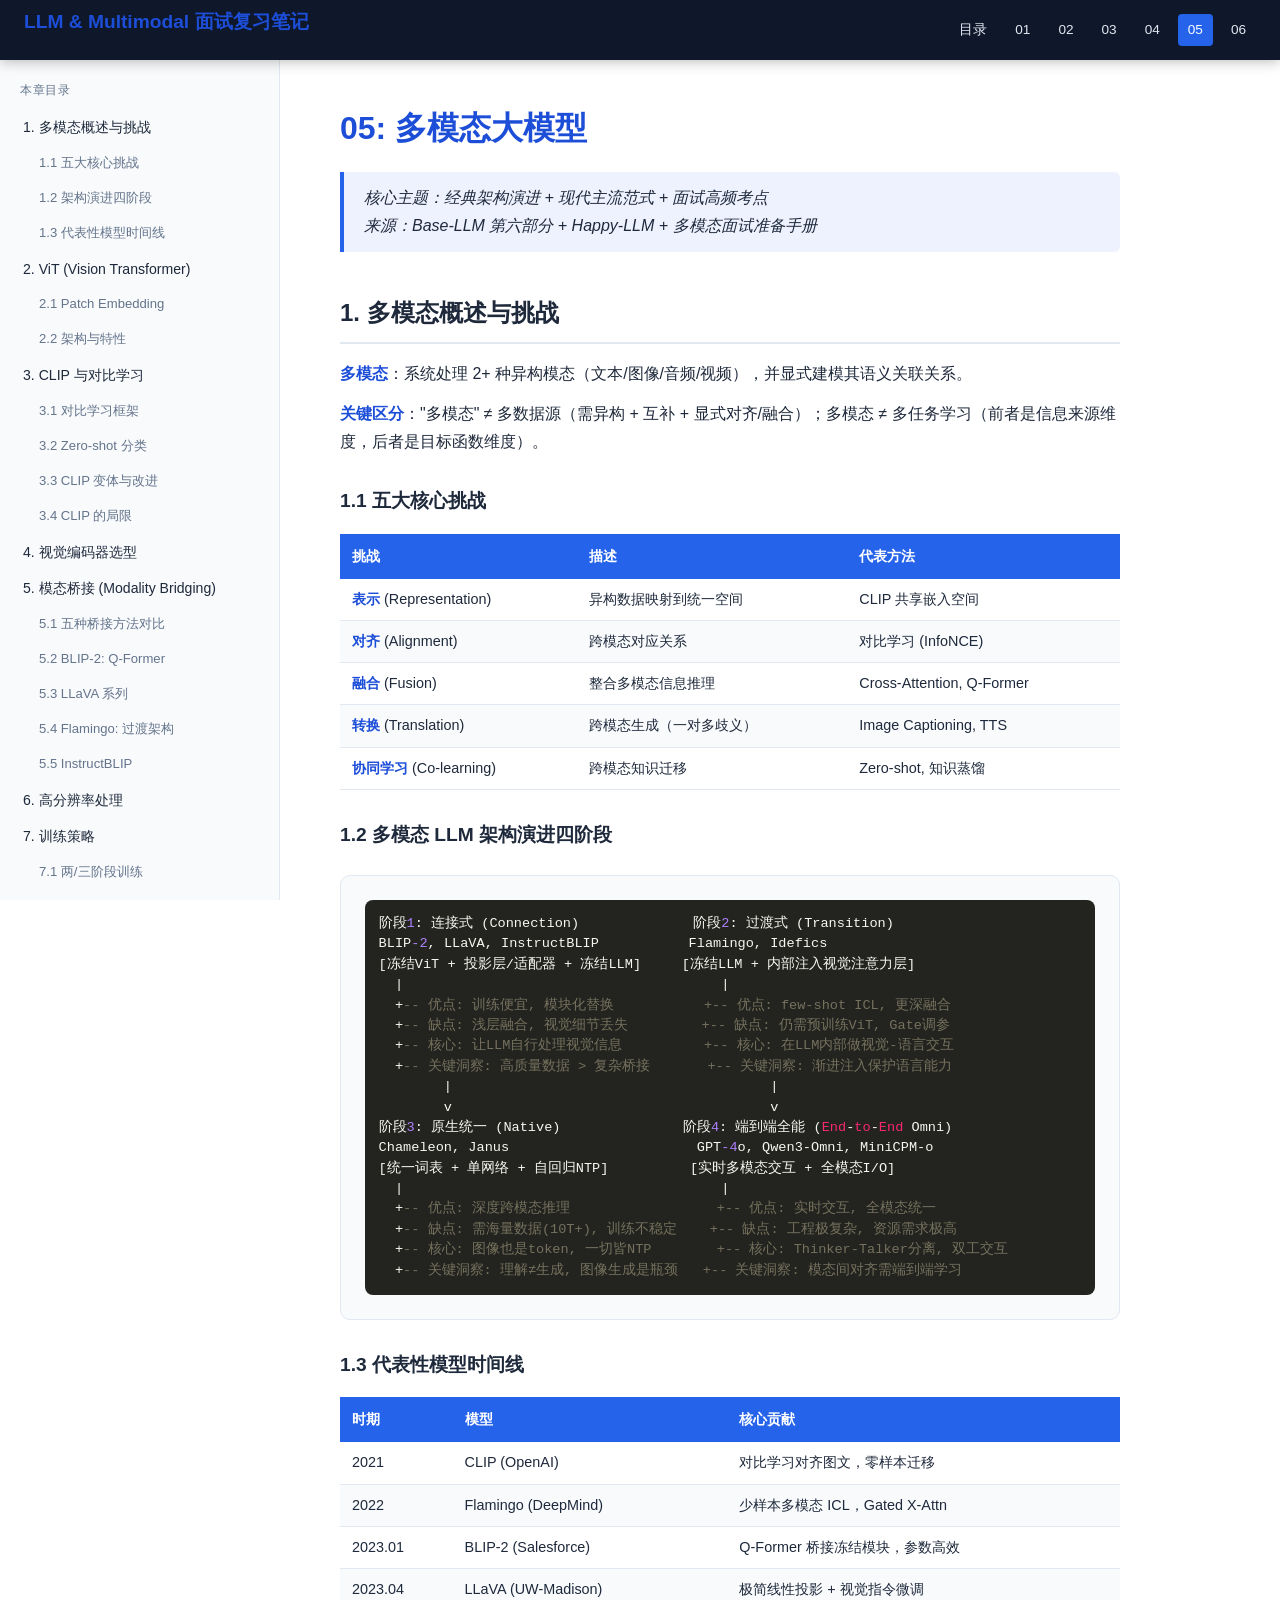
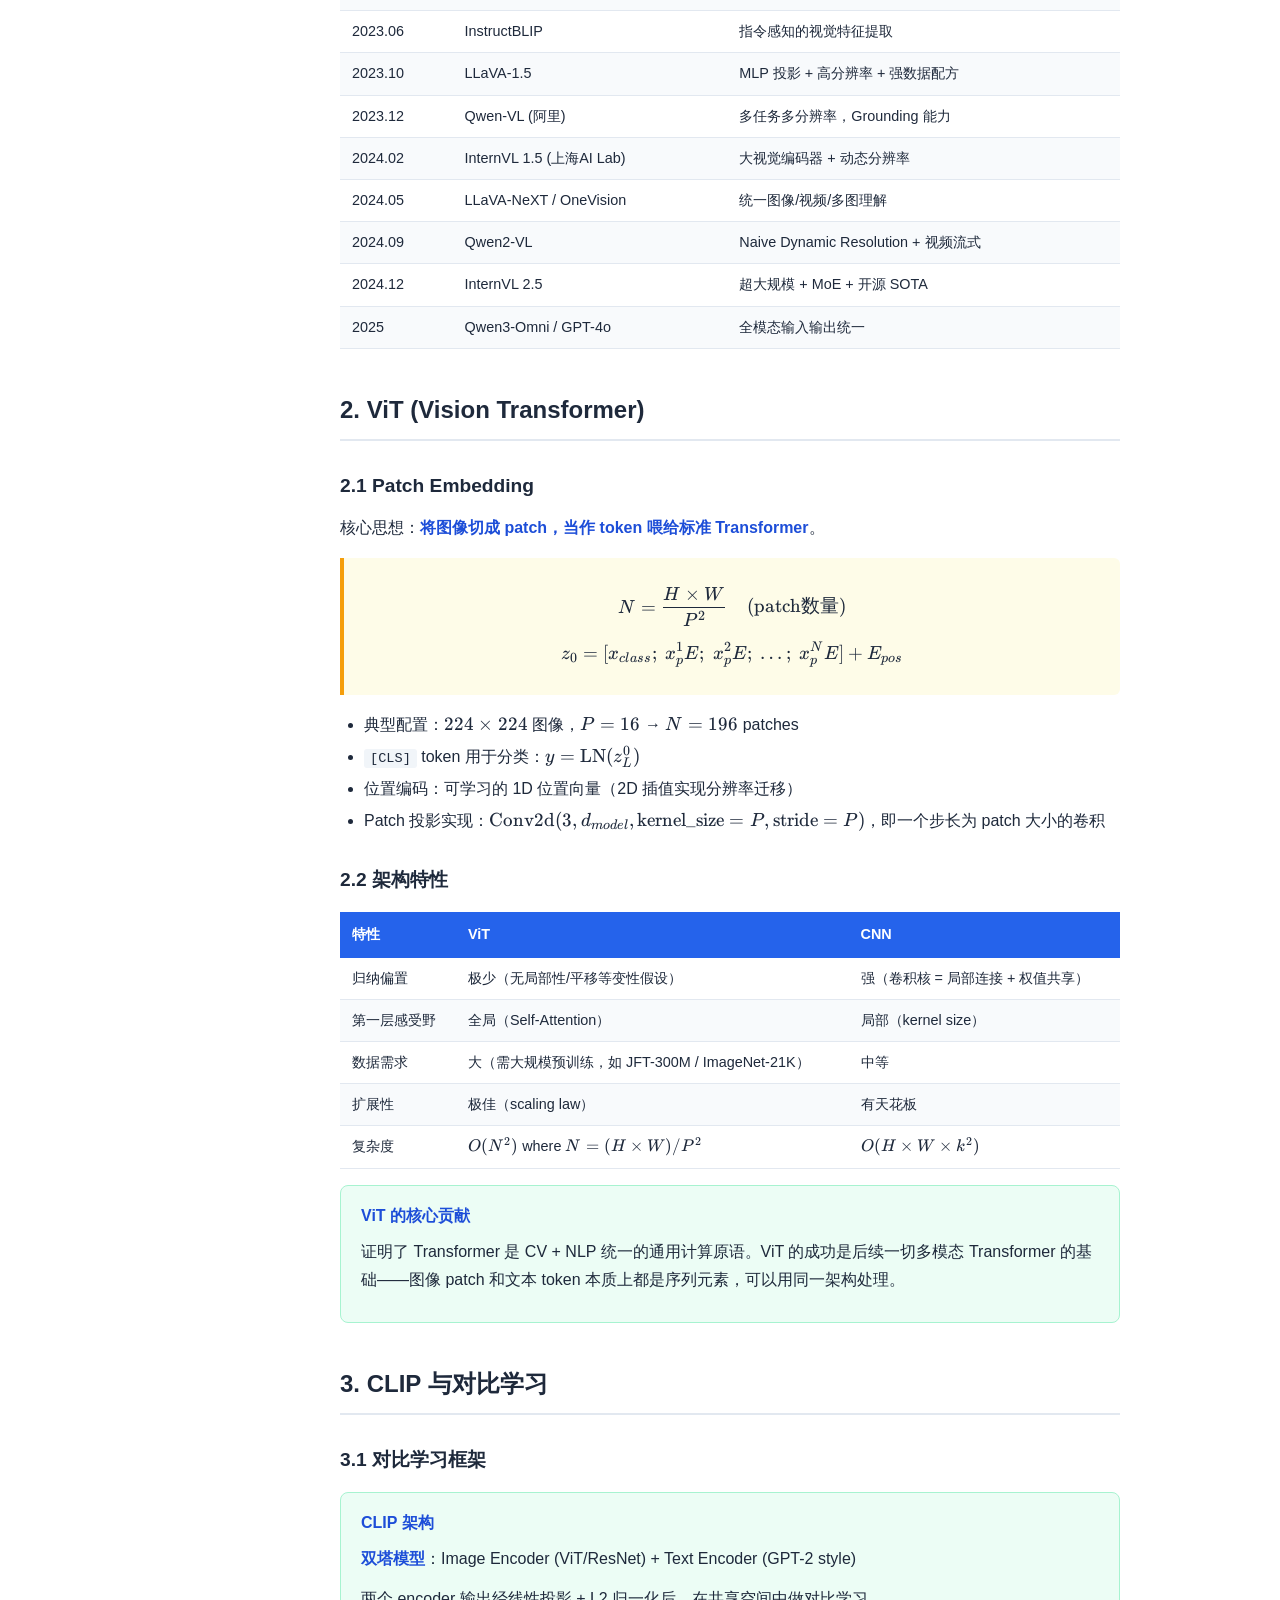
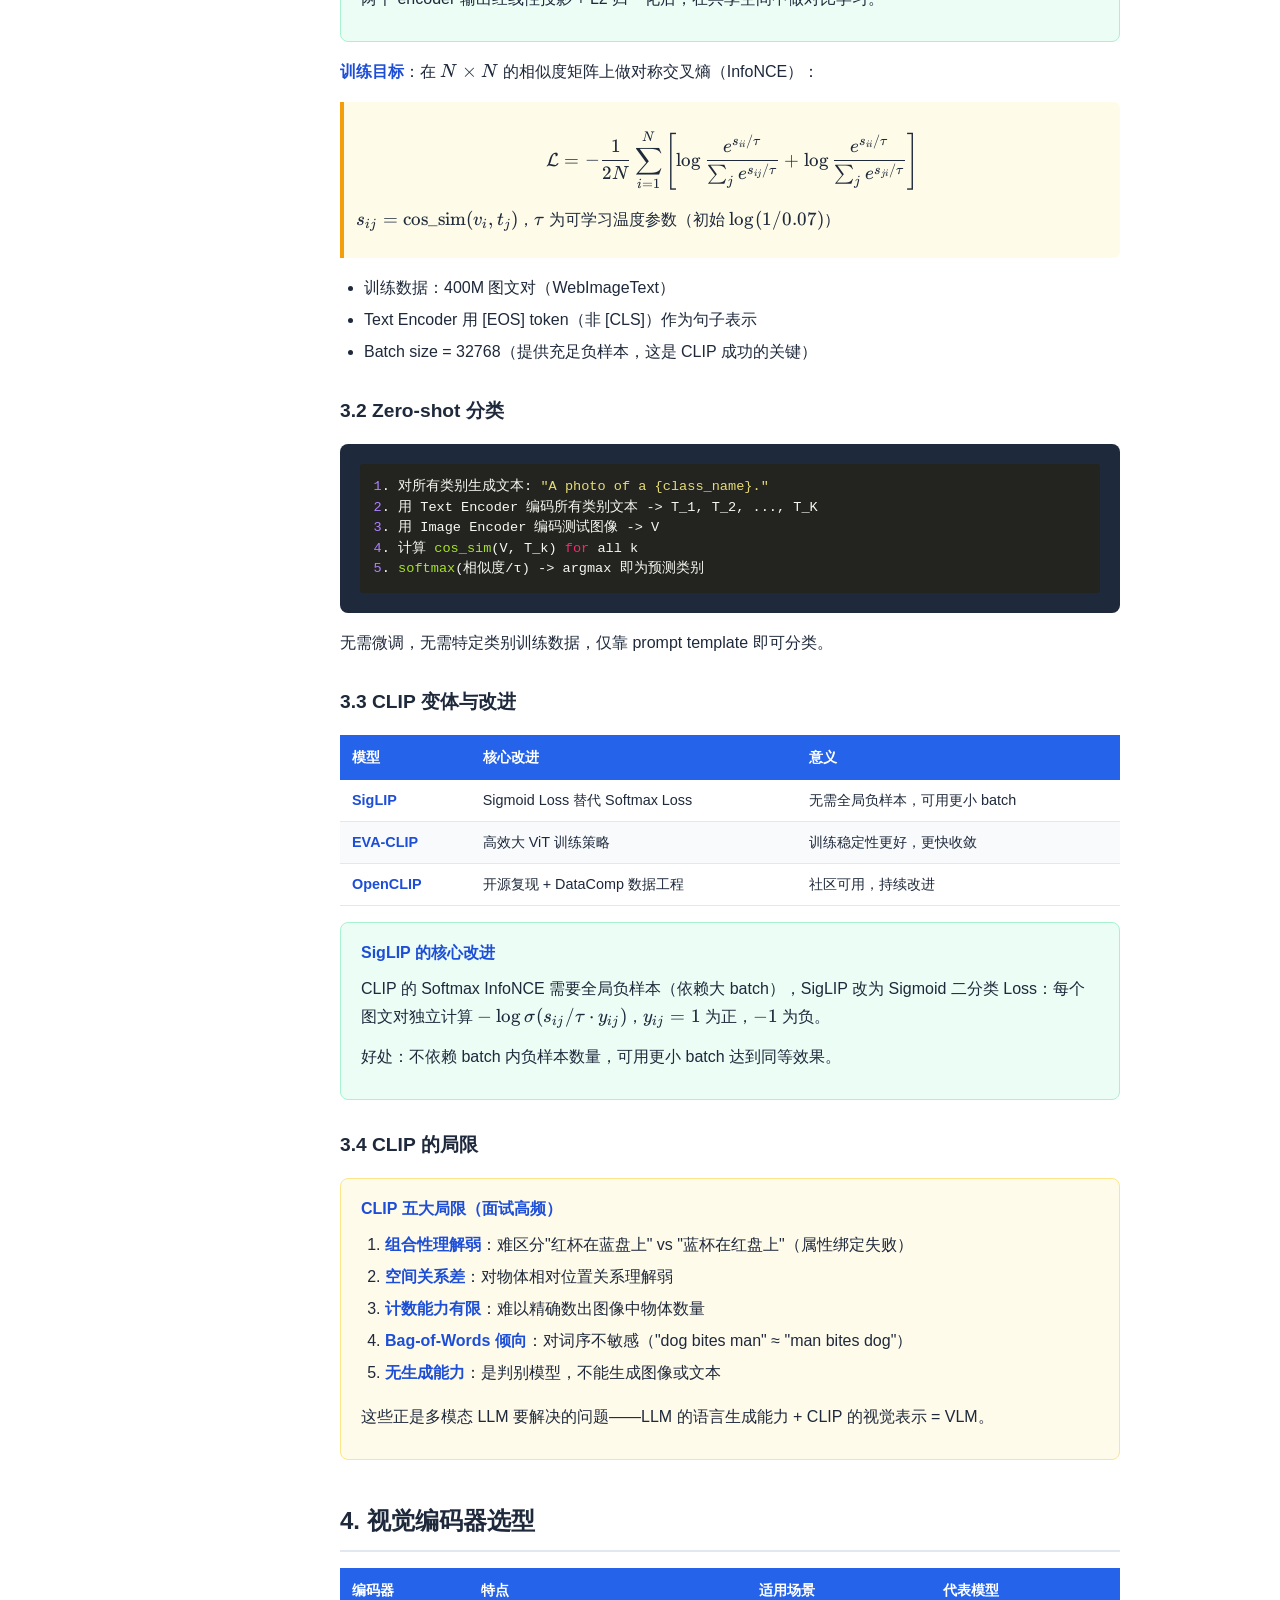
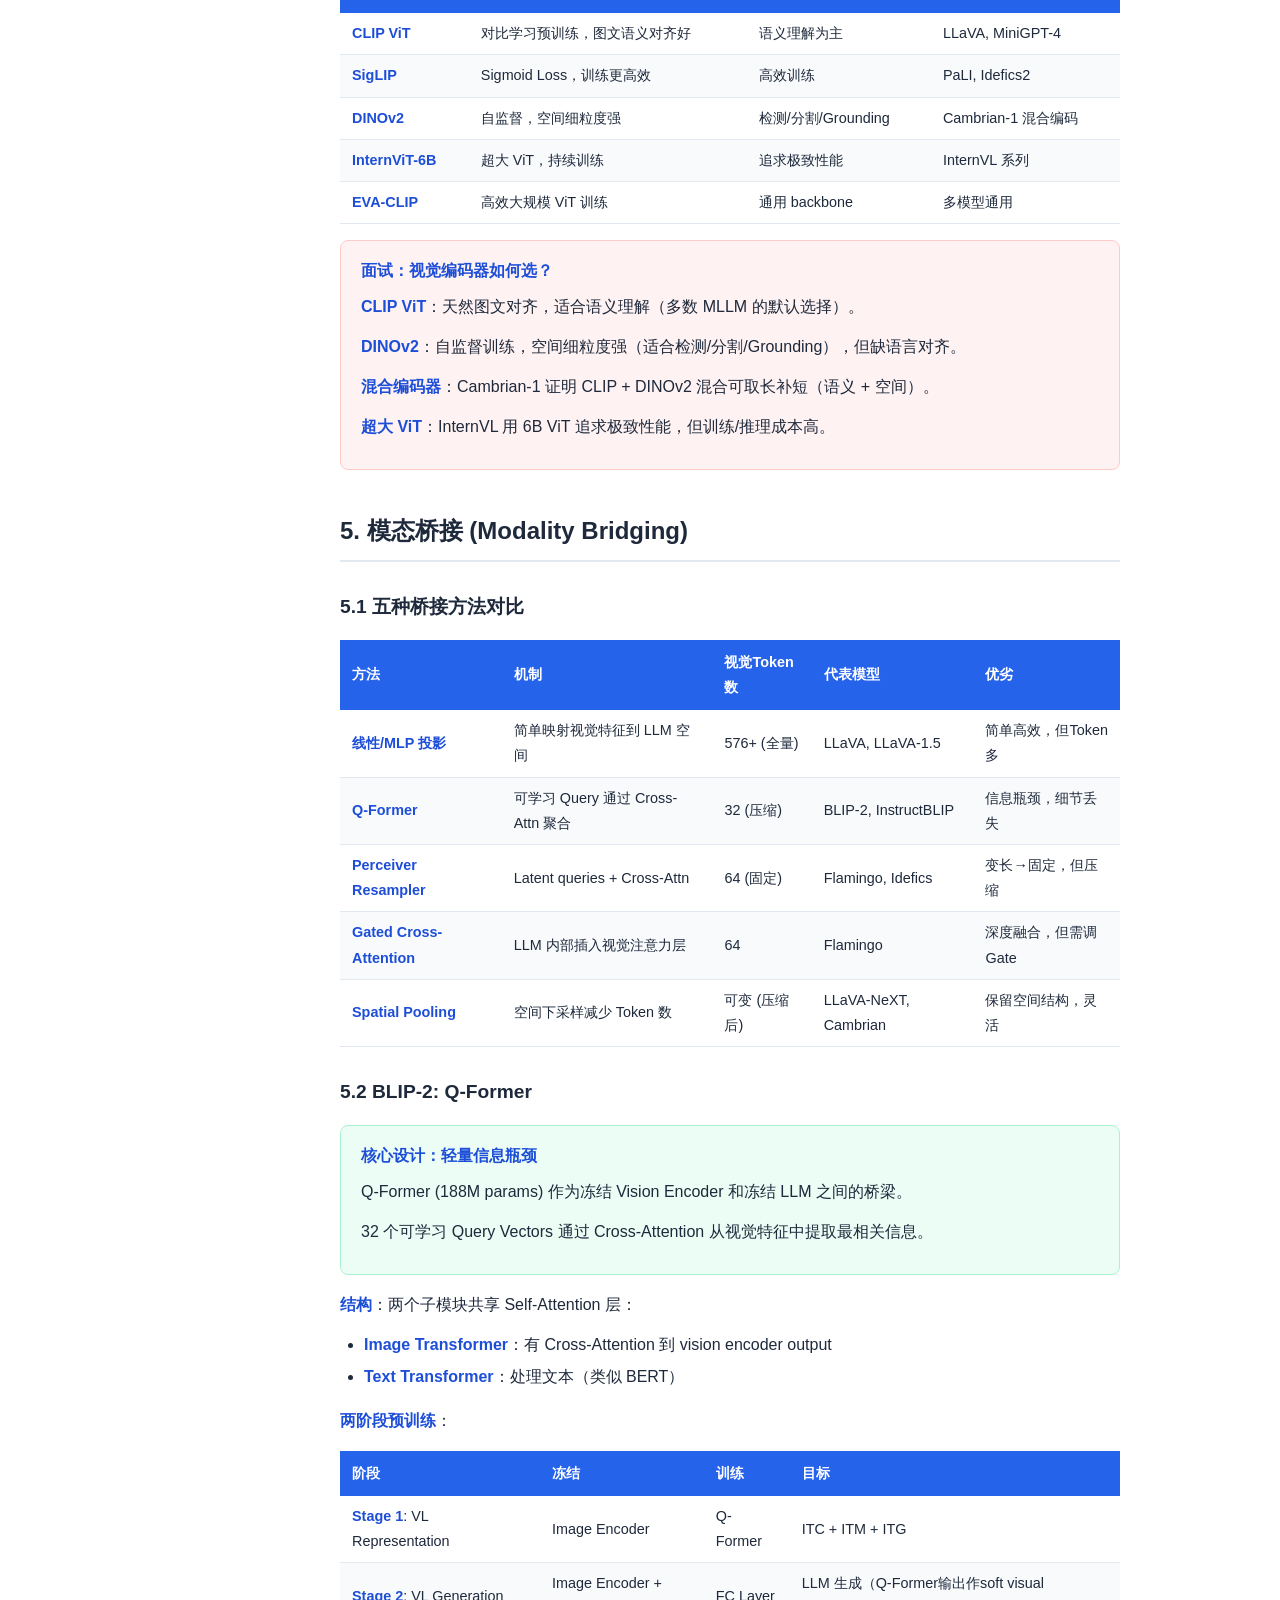
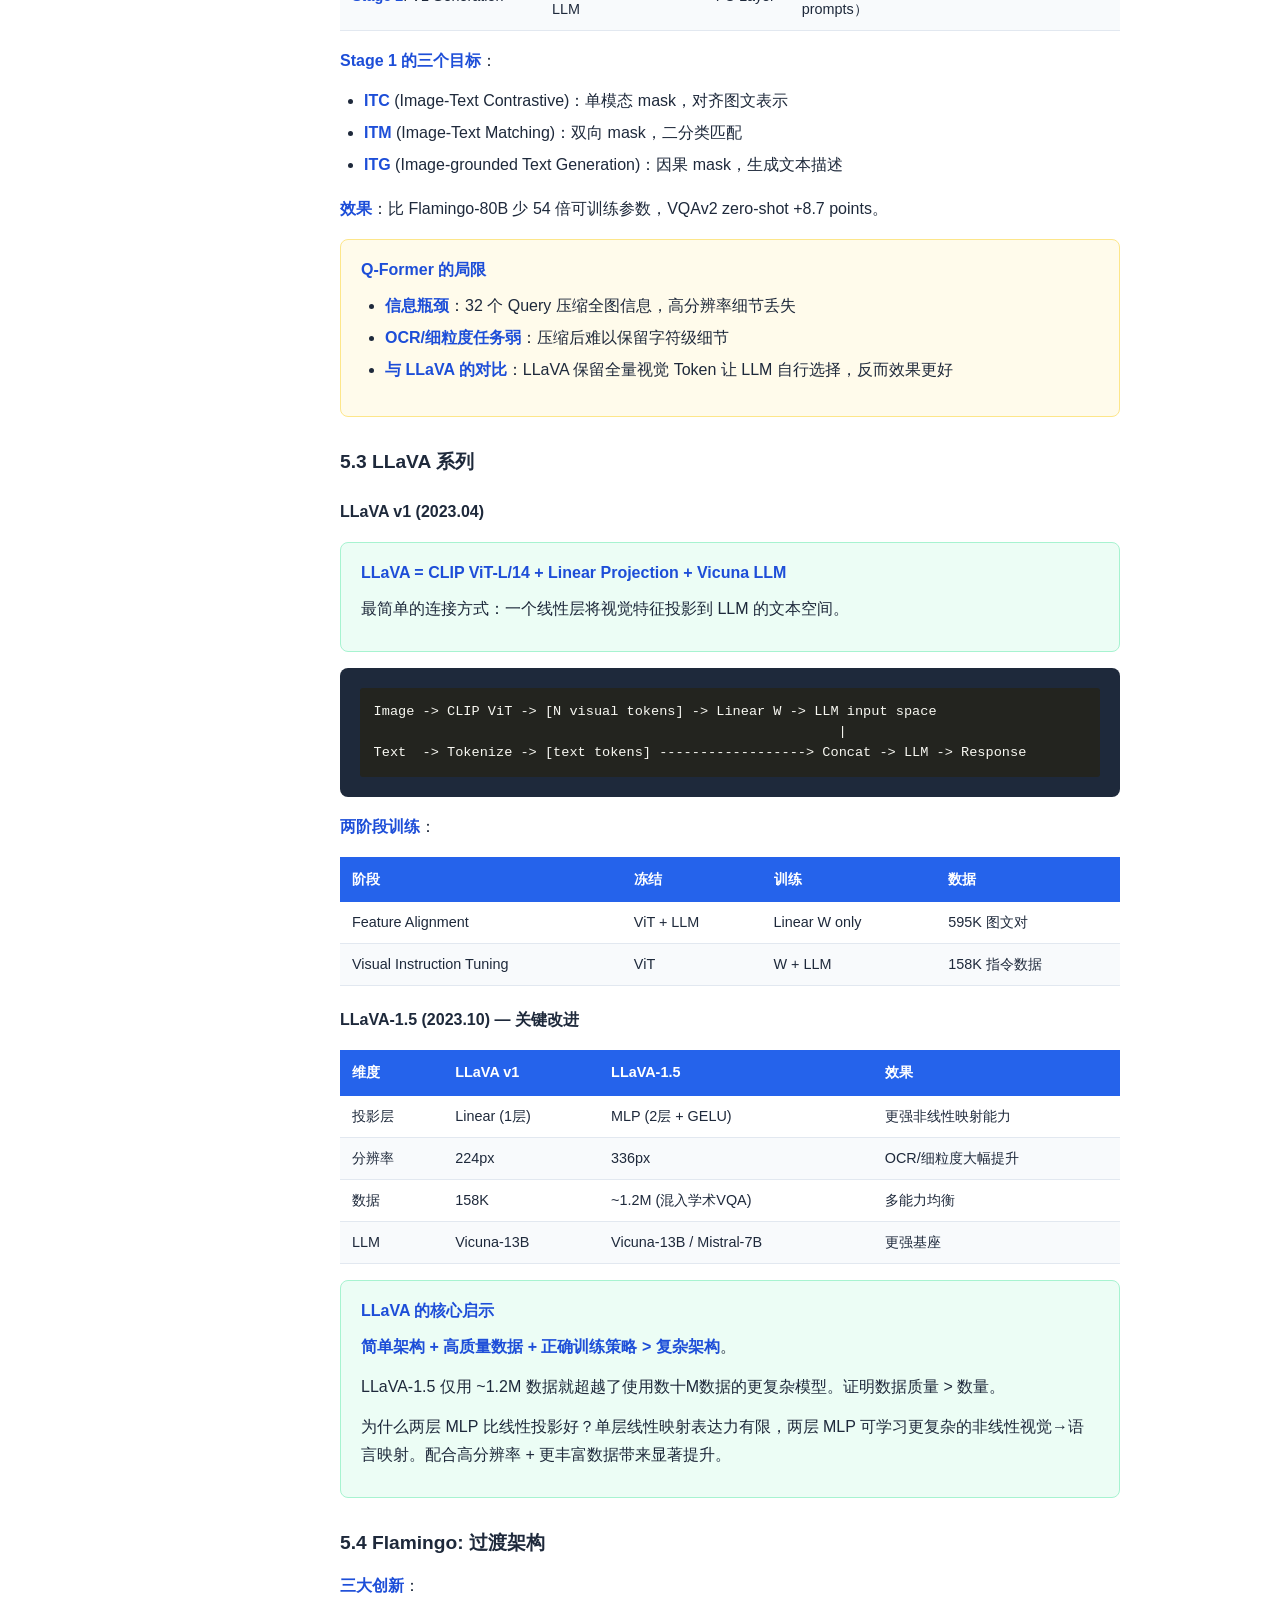
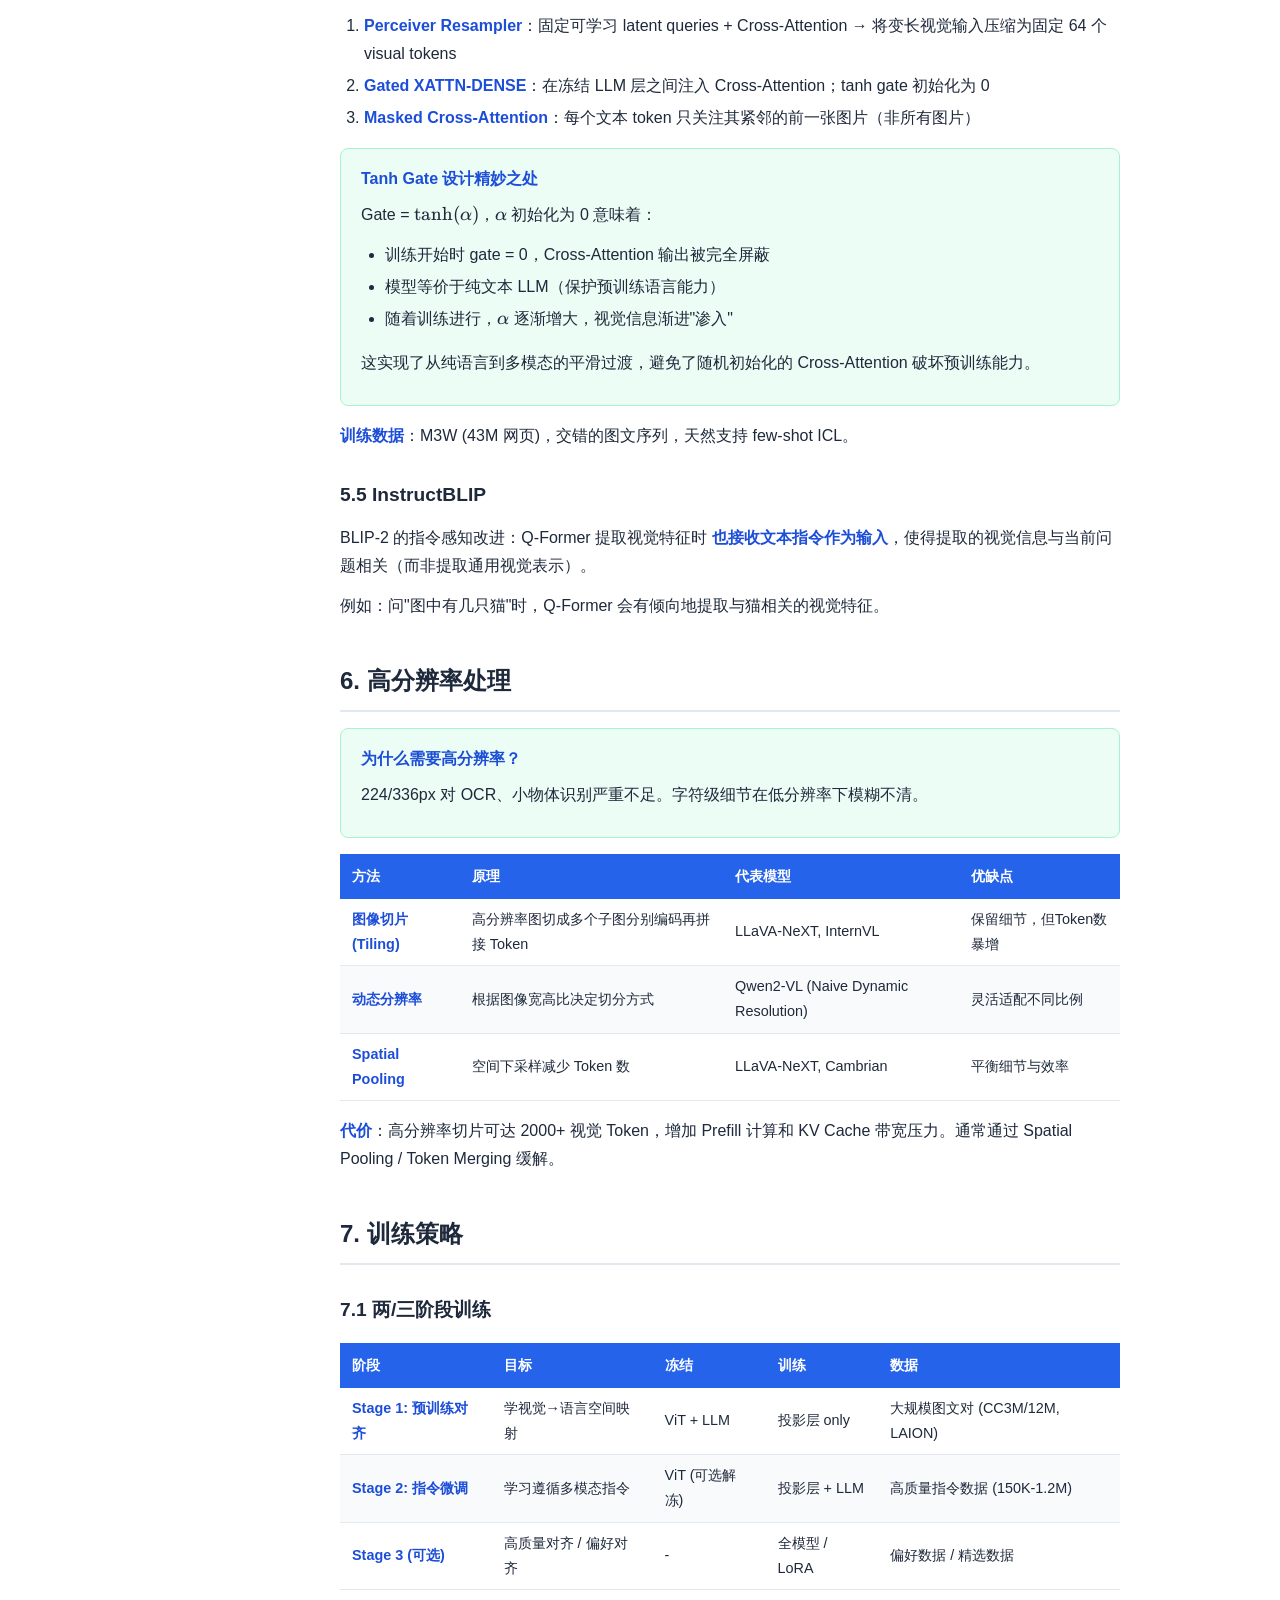
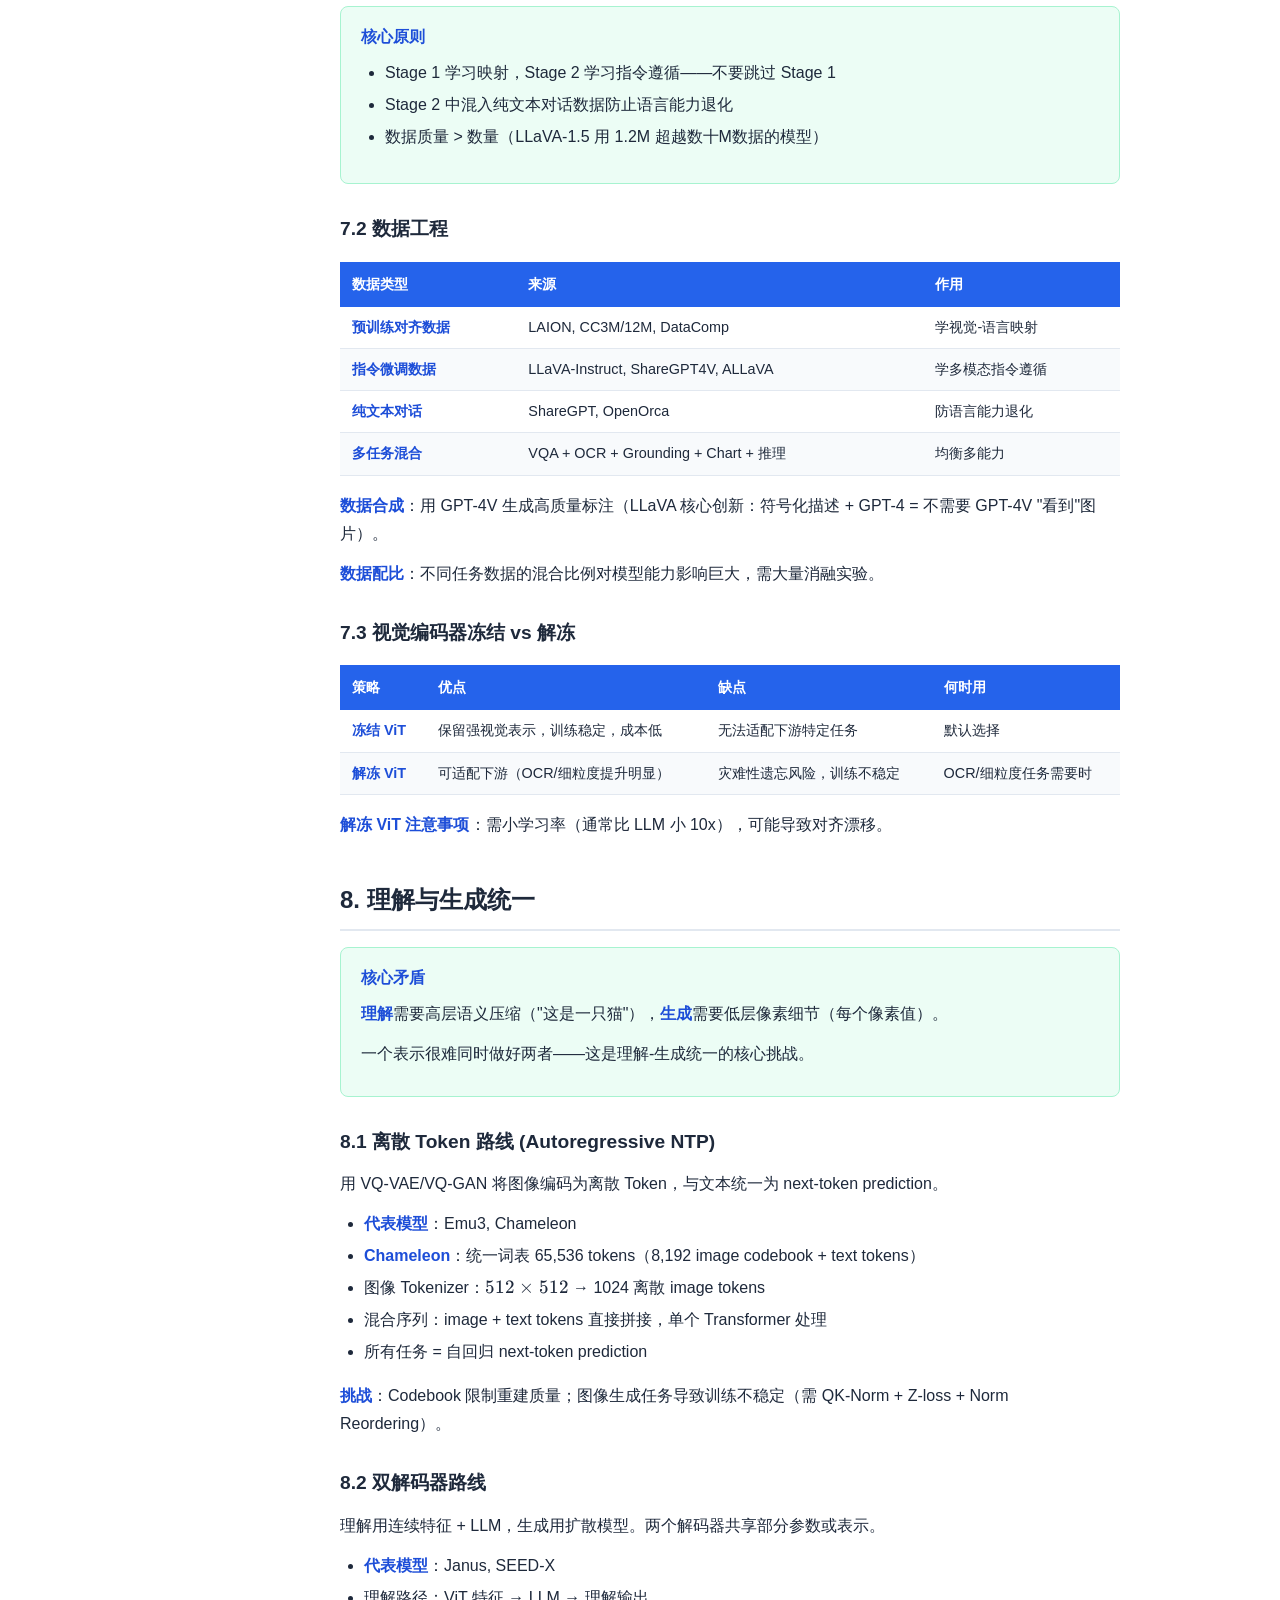
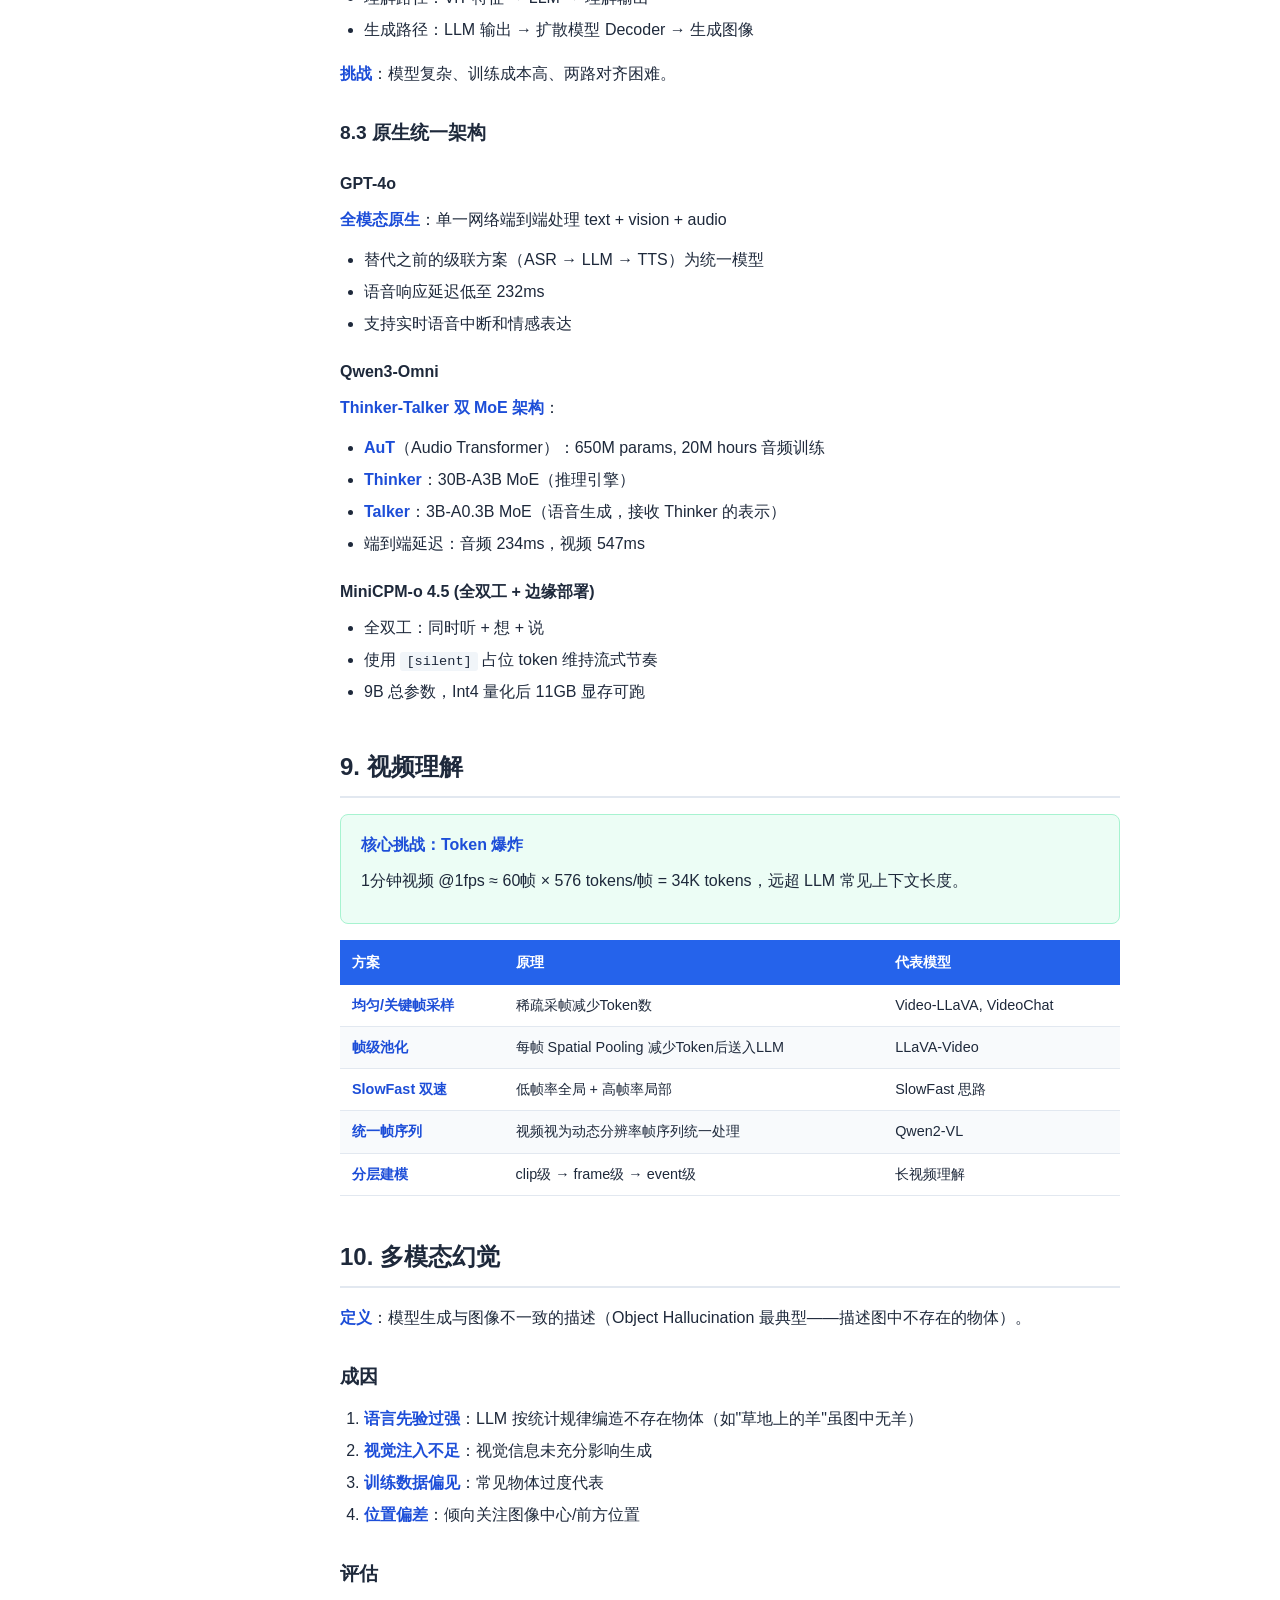
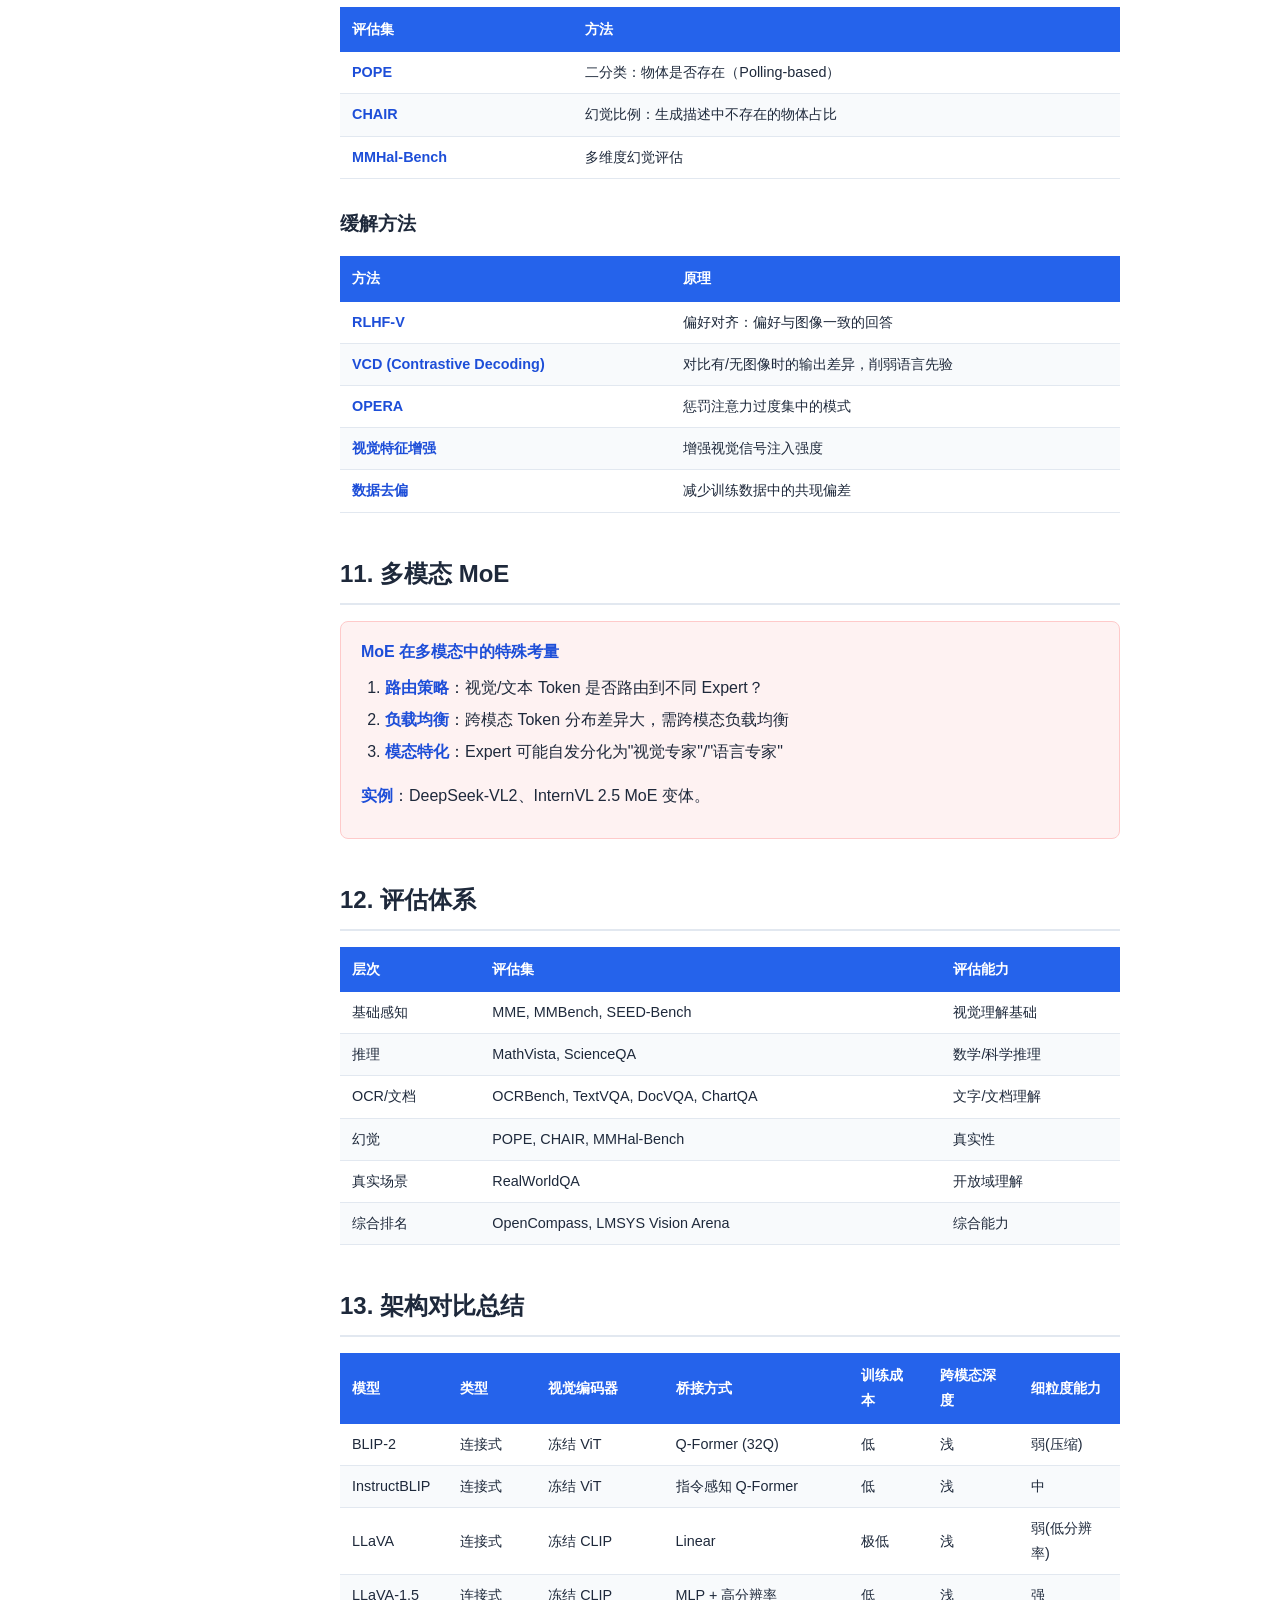
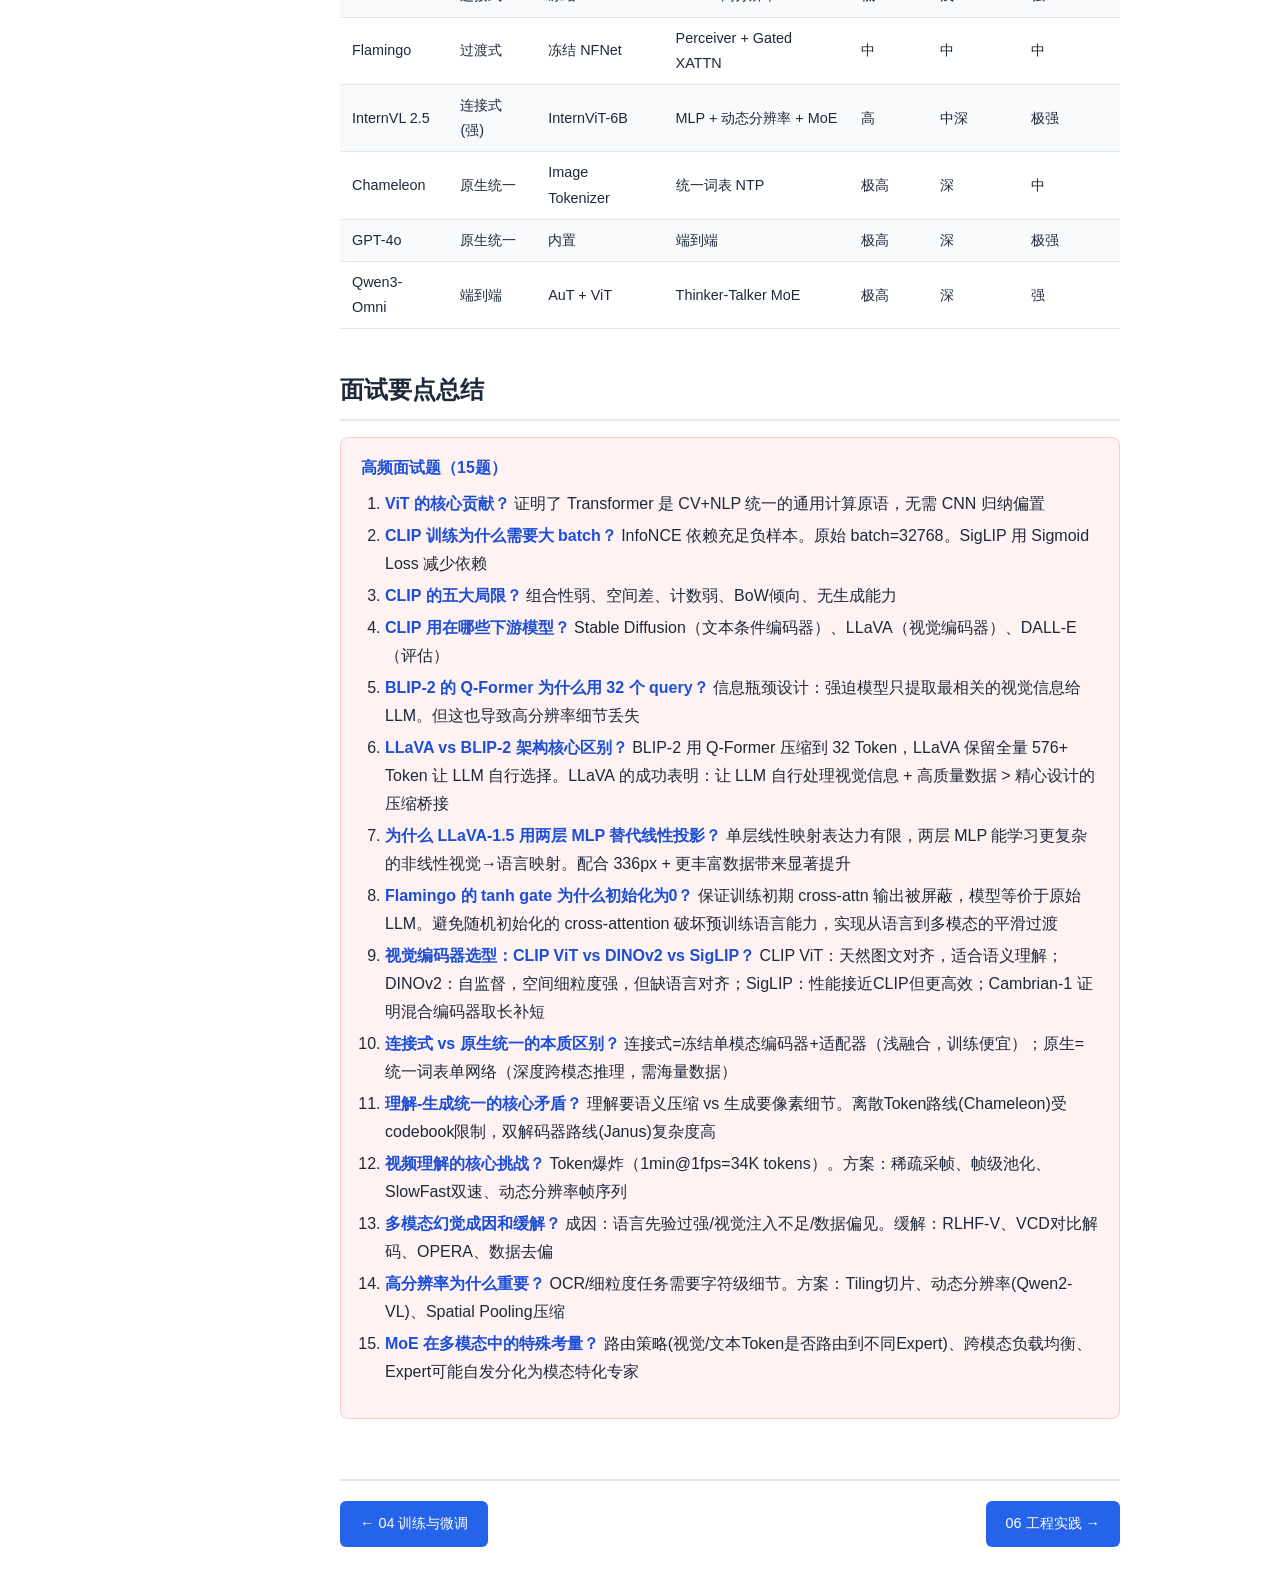
<file: 05-multimodal.html>
<!DOCTYPE html>
<html lang="zh-CN">
<head>
    <meta charset="UTF-8">
    <meta name="viewport" content="width=device-width, initial-scale=1.0">
    <title>05: 多模态大模型 - LLM面试笔记</title>
    <link rel="stylesheet" href="assets/katex.min.css">
    <link rel="stylesheet" href="assets/monokai-sublime.min.css">
    <script defer src="assets/katex.min.js"></script>
    <script defer src="assets/auto-render.min.js"></script>
    <script src="assets/highlight.min.js"></script>
    <script src="assets/python.min.js"></script>
    <link rel="stylesheet" href="style.css">
</head>
<body>

<header class="header">
    <h1>LLM & Multimodal 面试复习笔记</h1>
    <nav class="nav-links">
        <a href="index.html">目录</a>
        <a href="01-transformer.html">01</a>
        <a href="02-pretrained-models.html">02</a>
        <a href="03-llm-architecture.html">03</a>
        <a href="04-training.html">04</a>
        <a href="05-multimodal.html" class="active">05</a>
        <a href="06-practice.html">06</a>
    </nav>
</header>

<button class="sidebar-toggle" id="sidebarToggle">&#9776;</button>

<aside class="sidebar" id="sidebar">
    <div class="toc-title">本章目录</div>
    <a href="#sec1">1. 多模态概述与挑战</a>
    <a href="#sec1-1" class="sub">1.1 五大核心挑战</a>
    <a href="#sec1-2" class="sub">1.2 架构演进四阶段</a>
    <a href="#sec1-3" class="sub">1.3 代表性模型时间线</a>
    <a href="#sec2">2. ViT (Vision Transformer)</a>
    <a href="#sec2-1" class="sub">2.1 Patch Embedding</a>
    <a href="#sec2-2" class="sub">2.2 架构与特性</a>
    <a href="#sec3">3. CLIP 与对比学习</a>
    <a href="#sec3-1" class="sub">3.1 对比学习框架</a>
    <a href="#sec3-2" class="sub">3.2 Zero-shot 分类</a>
    <a href="#sec3-3" class="sub">3.3 CLIP 变体与改进</a>
    <a href="#sec3-4" class="sub">3.4 CLIP 的局限</a>
    <a href="#sec4">4. 视觉编码器选型</a>
    <a href="#sec5">5. 模态桥接 (Modality Bridging)</a>
    <a href="#sec5-1" class="sub">5.1 五种桥接方法对比</a>
    <a href="#sec5-2" class="sub">5.2 BLIP-2: Q-Former</a>
    <a href="#sec5-3" class="sub">5.3 LLaVA 系列</a>
    <a href="#sec5-4" class="sub">5.4 Flamingo: 过渡架构</a>
    <a href="#sec5-5" class="sub">5.5 InstructBLIP</a>
    <a href="#sec6">6. 高分辨率处理</a>
    <a href="#sec7">7. 训练策略</a>
    <a href="#sec7-1" class="sub">7.1 两/三阶段训练</a>
    <a href="#sec7-2" class="sub">7.2 数据工程</a>
    <a href="#sec7-3" class="sub">7.3 视觉编码器冻结 vs 解冻</a>
    <a href="#sec8">8. 理解与生成统一</a>
    <a href="#sec8-1" class="sub">8.1 离散 Token 路线</a>
    <a href="#sec8-2" class="sub">8.2 双解码器路线</a>
    <a href="#sec8-3" class="sub">8.3 原生统一架构</a>
    <a href="#sec9">9. 视频理解</a>
    <a href="#sec10">10. 多模态幻觉</a>
    <a href="#sec11">11. 多模态 MoE</a>
    <a href="#sec12">12. 评估体系</a>
    <a href="#sec13">13. 架构对比总结</a>
    <a href="#interview">面试要点总结</a>
</aside>

<main class="main">
    <h1>05: 多模态大模型</h1>
    <blockquote>
        核心主题：经典架构演进 + 现代主流范式 + 面试高频考点<br>
        来源：Base-LLM 第六部分 + Happy-LLM + 多模态面试准备手册
    </blockquote>

    <!-- Section 1 -->
    <h2 id="sec1">1. 多模态概述与挑战</h2>
    <p><strong>多模态</strong>：系统处理 2+ 种异构模态（文本/图像/音频/视频），并显式建模其语义关联关系。</p>
    <p><strong>关键区分</strong>："多模态" ≠ 多数据源（需异构 + 互补 + 显式对齐/融合）；多模态 ≠ 多任务学习（前者是信息来源维度，后者是目标函数维度）。</p>

    <h3 id="sec1-1">1.1 五大核心挑战</h3>
    <table>
        <thead><tr><th>挑战</th><th>描述</th><th>代表方法</th></tr></thead>
        <tbody>
            <tr><td><strong>表示</strong> (Representation)</td><td>异构数据映射到统一空间</td><td>CLIP 共享嵌入空间</td></tr>
            <tr><td><strong>对齐</strong> (Alignment)</td><td>跨模态对应关系</td><td>对比学习 (InfoNCE)</td></tr>
            <tr><td><strong>融合</strong> (Fusion)</td><td>整合多模态信息推理</td><td>Cross-Attention, Q-Former</td></tr>
            <tr><td><strong>转换</strong> (Translation)</td><td>跨模态生成（一对多歧义）</td><td>Image Captioning, TTS</td></tr>
            <tr><td><strong>协同学习</strong> (Co-learning)</td><td>跨模态知识迁移</td><td>Zero-shot, 知识蒸馏</td></tr>
        </tbody>
    </table>

    <h3 id="sec1-2">1.2 多模态 LLM 架构演进四阶段</h3>
    <div class="roadmap">
        <pre><code>阶段1: 连接式 (Connection)              阶段2: 过渡式 (Transition)
BLIP-2, LLaVA, InstructBLIP           Flamingo, Idefics
[冻结ViT + 投影层/适配器 + 冻结LLM]     [冻结LLM + 内部注入视觉注意力层]
  |                                       |
  +-- 优点: 训练便宜, 模块化替换           +-- 优点: few-shot ICL, 更深融合
  +-- 缺点: 浅层融合, 视觉细节丢失         +-- 缺点: 仍需预训练ViT, Gate调参
  +-- 核心: 让LLM自行处理视觉信息          +-- 核心: 在LLM内部做视觉-语言交互
  +-- 关键洞察: 高质量数据 > 复杂桥接       +-- 关键洞察: 渐进注入保护语言能力
        |                                       |
        v                                       v
阶段3: 原生统一 (Native)               阶段4: 端到端全能 (End-to-End Omni)
Chameleon, Janus                       GPT-4o, Qwen3-Omni, MiniCPM-o
[统一词表 + 单网络 + 自回归NTP]          [实时多模态交互 + 全模态I/O]
  |                                       |
  +-- 优点: 深度跨模态推理                  +-- 优点: 实时交互, 全模态统一
  +-- 缺点: 需海量数据(10T+), 训练不稳定    +-- 缺点: 工程极复杂, 资源需求极高
  +-- 核心: 图像也是token, 一切皆NTP        +-- 核心: Thinker-Talker分离, 双工交互
  +-- 关键洞察: 理解≠生成, 图像生成是瓶颈   +-- 关键洞察: 模态间对齐需端到端学习</code></pre>
    </div>

    <h3 id="sec1-3">1.3 代表性模型时间线</h3>
    <table>
        <thead><tr><th>时期</th><th>模型</th><th>核心贡献</th></tr></thead>
        <tbody>
            <tr><td>2021</td><td>CLIP (OpenAI)</td><td>对比学习对齐图文，零样本迁移</td></tr>
            <tr><td>2022</td><td>Flamingo (DeepMind)</td><td>少样本多模态 ICL，Gated X-Attn</td></tr>
            <tr><td>2023.01</td><td>BLIP-2 (Salesforce)</td><td>Q-Former 桥接冻结模块，参数高效</td></tr>
            <tr><td>2023.04</td><td>LLaVA (UW-Madison)</td><td>极简线性投影 + 视觉指令微调</td></tr>
            <tr><td>2023.06</td><td>InstructBLIP</td><td>指令感知的视觉特征提取</td></tr>
            <tr><td>2023.10</td><td>LLaVA-1.5</td><td>MLP 投影 + 高分辨率 + 强数据配方</td></tr>
            <tr><td>2023.12</td><td>Qwen-VL (阿里)</td><td>多任务多分辨率，Grounding 能力</td></tr>
            <tr><td>2024.02</td><td>InternVL 1.5 (上海AI Lab)</td><td>大视觉编码器 + 动态分辨率</td></tr>
            <tr><td>2024.05</td><td>LLaVA-NeXT / OneVision</td><td>统一图像/视频/多图理解</td></tr>
            <tr><td>2024.09</td><td>Qwen2-VL</td><td>Naive Dynamic Resolution + 视频流式</td></tr>
            <tr><td>2024.12</td><td>InternVL 2.5</td><td>超大规模 + MoE + 开源 SOTA</td></tr>
            <tr><td>2025</td><td>Qwen3-Omni / GPT-4o</td><td>全模态输入输出统一</td></tr>
        </tbody>
    </table>

    <!-- Section 2 -->
    <h2 id="sec2">2. ViT (Vision Transformer)</h2>

    <h3 id="sec2-1">2.1 Patch Embedding</h3>
    <p>核心思想：<strong>将图像切成 patch，当作 token 喂给标准 Transformer</strong>。</p>
    <div class="math-block">
        $$N = \frac{H \times W}{P^2} \quad (\text{patch数量})$$
        $$z_0 = [x_{class};\; x_p^1 E;\; x_p^2 E;\; \ldots;\; x_p^N E] + E_{pos}$$
    </div>
    <ul>
        <li>典型配置：$224 \times 224$ 图像，$P=16$ &rarr; $N = 196$ patches</li>
        <li><code>[CLS]</code> token 用于分类：$y = \text{LN}(z_L^0)$</li>
        <li>位置编码：可学习的 1D 位置向量（2D 插值实现分辨率迁移）</li>
        <li>Patch 投影实现：$\text{Conv2d}(3, d_{model}, \text{kernel\_size}=P, \text{stride}=P)$，即一个步长为 patch 大小的卷积</li>
    </ul>

    <h3 id="sec2-2">2.2 架构特性</h3>
    <table>
        <thead><tr><th>特性</th><th>ViT</th><th>CNN</th></tr></thead>
        <tbody>
            <tr><td>归纳偏置</td><td>极少（无局部性/平移等变性假设）</td><td>强（卷积核 = 局部连接 + 权值共享）</td></tr>
            <tr><td>第一层感受野</td><td>全局（Self-Attention）</td><td>局部（kernel size）</td></tr>
            <tr><td>数据需求</td><td>大（需大规模预训练，如 JFT-300M / ImageNet-21K）</td><td>中等</td></tr>
            <tr><td>扩展性</td><td>极佳（scaling law）</td><td>有天花板</td></tr>
            <tr><td>复杂度</td><td>$O(N^2)$ where $N = (H \times W) / P^2$</td><td>$O(H \times W \times k^2)$</td></tr>
        </tbody>
    </table>
    <div class="info-box key">
        <h4>ViT 的核心贡献</h4>
        <p>证明了 Transformer 是 CV + NLP 统一的通用计算原语。ViT 的成功是后续一切多模态 Transformer 的基础——图像 patch 和文本 token 本质上都是序列元素，可以用同一架构处理。</p>
    </div>

    <!-- Section 3 -->
    <h2 id="sec3">3. CLIP 与对比学习</h2>

    <h3 id="sec3-1">3.1 对比学习框架</h3>
    <div class="info-box key">
        <h4>CLIP 架构</h4>
        <p><strong>双塔模型</strong>：Image Encoder (ViT/ResNet) + Text Encoder (GPT-2 style)</p>
        <p>两个 encoder 输出经线性投影 + L2 归一化后，在共享空间中做对比学习。</p>
    </div>

    <p><strong>训练目标</strong>：在 $N \times N$ 的相似度矩阵上做对称交叉熵（InfoNCE）：</p>
    <div class="math-block">
        $$\mathcal{L} = -\frac{1}{2N}\sum_{i=1}^N\left[\log\frac{e^{s_{ii}/\tau}}{\sum_j e^{s_{ij}/\tau}} + \log\frac{e^{s_{ii}/\tau}}{\sum_j e^{s_{ji}/\tau}}\right]$$
        <p>$s_{ij} = \text{cos\_sim}(v_i, t_j)$，$\tau$ 为可学习温度参数（初始 $\log(1/0.07)$）</p>
    </div>
    <ul>
        <li>训练数据：400M 图文对（WebImageText）</li>
        <li>Text Encoder 用 [EOS] token（非 [CLS]）作为句子表示</li>
        <li>Batch size = 32768（提供充足负样本，这是 CLIP 成功的关键）</li>
    </ul>

    <h3 id="sec3-2">3.2 Zero-shot 分类</h3>
    <pre><code>1. 对所有类别生成文本: "A photo of a {class_name}."
2. 用 Text Encoder 编码所有类别文本 -> T_1, T_2, ..., T_K
3. 用 Image Encoder 编码测试图像 -> V
4. 计算 cos_sim(V, T_k) for all k
5. softmax(相似度/τ) -> argmax 即为预测类别</code></pre>
    <p>无需微调，无需特定类别训练数据，仅靠 prompt template 即可分类。</p>

    <h3 id="sec3-3">3.3 CLIP 变体与改进</h3>
    <table>
        <thead><tr><th>模型</th><th>核心改进</th><th>意义</th></tr></thead>
        <tbody>
            <tr><td><strong>SigLIP</strong></td><td>Sigmoid Loss 替代 Softmax Loss</td><td>无需全局负样本，可用更小 batch</td></tr>
            <tr><td><strong>EVA-CLIP</strong></td><td>高效大 ViT 训练策略</td><td>训练稳定性更好，更快收敛</td></tr>
            <tr><td><strong>OpenCLIP</strong></td><td>开源复现 + DataComp 数据工程</td><td>社区可用，持续改进</td></tr>
        </tbody>
    </table>
    <div class="info-box key">
        <h4>SigLIP 的核心改进</h4>
        <p>CLIP 的 Softmax InfoNCE 需要全局负样本（依赖大 batch），SigLIP 改为 Sigmoid 二分类 Loss：每个图文对独立计算 $-\log\sigma(s_{ij}/\tau \cdot y_{ij})$，$y_{ij}=1$ 为正，$-1$ 为负。</p>
        <p>好处：不依赖 batch 内负样本数量，可用更小 batch 达到同等效果。</p>
    </div>

    <h3 id="sec3-4">3.4 CLIP 的局限</h3>
    <div class="info-box warning">
        <h4>CLIP 五大局限（面试高频）</h4>
        <ol>
            <li><strong>组合性理解弱</strong>：难区分"红杯在蓝盘上" vs "蓝杯在红盘上"（属性绑定失败）</li>
            <li><strong>空间关系差</strong>：对物体相对位置关系理解弱</li>
            <li><strong>计数能力有限</strong>：难以精确数出图像中物体数量</li>
            <li><strong>Bag-of-Words 倾向</strong>：对词序不敏感（"dog bites man" ≈ "man bites dog"）</li>
            <li><strong>无生成能力</strong>：是判别模型，不能生成图像或文本</li>
        </ol>
        <p>这些正是多模态 LLM 要解决的问题——LLM 的语言生成能力 + CLIP 的视觉表示 = VLM。</p>
    </div>

    <!-- Section 4 -->
    <h2 id="sec4">4. 视觉编码器选型</h2>
    <table>
        <thead><tr><th>编码器</th><th>特点</th><th>适用场景</th><th>代表模型</th></tr></thead>
        <tbody>
            <tr><td><strong>CLIP ViT</strong></td><td>对比学习预训练，图文语义对齐好</td><td>语义理解为主</td><td>LLaVA, MiniGPT-4</td></tr>
            <tr><td><strong>SigLIP</strong></td><td>Sigmoid Loss，训练更高效</td><td>高效训练</td><td>PaLI, Idefics2</td></tr>
            <tr><td><strong>DINOv2</strong></td><td>自监督，空间细粒度强</td><td>检测/分割/Grounding</td><td>Cambrian-1 混合编码</td></tr>
            <tr><td><strong>InternViT-6B</strong></td><td>超大 ViT，持续训练</td><td>追求极致性能</td><td>InternVL 系列</td></tr>
            <tr><td><strong>EVA-CLIP</strong></td><td>高效大规模 ViT 训练</td><td>通用 backbone</td><td>多模型通用</td></tr>
        </tbody>
    </table>
    <div class="info-box interview">
        <h4>面试：视觉编码器如何选？</h4>
        <p><strong>CLIP ViT</strong>：天然图文对齐，适合语义理解（多数 MLLM 的默认选择）。</p>
        <p><strong>DINOv2</strong>：自监督训练，空间细粒度强（适合检测/分割/Grounding），但缺语言对齐。</p>
        <p><strong>混合编码器</strong>：Cambrian-1 证明 CLIP + DINOv2 混合可取长补短（语义 + 空间）。</p>
        <p><strong>超大 ViT</strong>：InternVL 用 6B ViT 追求极致性能，但训练/推理成本高。</p>
    </div>

    <!-- Section 5 -->
    <h2 id="sec5">5. 模态桥接 (Modality Bridging)</h2>

    <h3 id="sec5-1">5.1 五种桥接方法对比</h3>
    <table>
        <thead><tr><th>方法</th><th>机制</th><th>视觉Token数</th><th>代表模型</th><th>优劣</th></tr></thead>
        <tbody>
            <tr><td><strong>线性/MLP 投影</strong></td><td>简单映射视觉特征到 LLM 空间</td><td>576+ (全量)</td><td>LLaVA, LLaVA-1.5</td><td>简单高效，但Token多</td></tr>
            <tr><td><strong>Q-Former</strong></td><td>可学习 Query 通过 Cross-Attn 聚合</td><td>32 (压缩)</td><td>BLIP-2, InstructBLIP</td><td>信息瓶颈，细节丢失</td></tr>
            <tr><td><strong>Perceiver Resampler</strong></td><td>Latent queries + Cross-Attn</td><td>64 (固定)</td><td>Flamingo, Idefics</td><td>变长→固定，但压缩</td></tr>
            <tr><td><strong>Gated Cross-Attention</strong></td><td>LLM 内部插入视觉注意力层</td><td>64</td><td>Flamingo</td><td>深度融合，但需调Gate</td></tr>
            <tr><td><strong>Spatial Pooling</strong></td><td>空间下采样减少 Token 数</td><td>可变 (压缩后)</td><td>LLaVA-NeXT, Cambrian</td><td>保留空间结构，灵活</td></tr>
        </tbody>
    </table>

    <h3 id="sec5-2">5.2 BLIP-2: Q-Former</h3>
    <div class="info-box key">
        <h4>核心设计：轻量信息瓶颈</h4>
        <p>Q-Former (188M params) 作为冻结 Vision Encoder 和冻结 LLM 之间的桥梁。</p>
        <p>32 个可学习 Query Vectors 通过 Cross-Attention 从视觉特征中提取最相关信息。</p>
    </div>
    <p><strong>结构</strong>：两个子模块共享 Self-Attention 层：</p>
    <ul>
        <li><strong>Image Transformer</strong>：有 Cross-Attention 到 vision encoder output</li>
        <li><strong>Text Transformer</strong>：处理文本（类似 BERT）</li>
    </ul>

    <p><strong>两阶段预训练</strong>：</p>
    <table>
        <thead><tr><th>阶段</th><th>冻结</th><th>训练</th><th>目标</th></tr></thead>
        <tbody>
            <tr><td><strong>Stage 1</strong>: VL Representation</td><td>Image Encoder</td><td>Q-Former</td><td>ITC + ITM + ITG</td></tr>
            <tr><td><strong>Stage 2</strong>: VL Generation</td><td>Image Encoder + LLM</td><td>FC Layer</td><td>LLM 生成（Q-Former输出作soft visual prompts）</td></tr>
        </tbody>
    </table>
    <p><strong>Stage 1 的三个目标</strong>：</p>
    <ul>
        <li><strong>ITC</strong> (Image-Text Contrastive)：单模态 mask，对齐图文表示</li>
        <li><strong>ITM</strong> (Image-Text Matching)：双向 mask，二分类匹配</li>
        <li><strong>ITG</strong> (Image-grounded Text Generation)：因果 mask，生成文本描述</li>
    </ul>
    <p><strong>效果</strong>：比 Flamingo-80B 少 54 倍可训练参数，VQAv2 zero-shot +8.7 points。</p>
    <div class="info-box warning">
        <h4>Q-Former 的局限</h4>
        <ul>
            <li><strong>信息瓶颈</strong>：32 个 Query 压缩全图信息，高分辨率细节丢失</li>
            <li><strong>OCR/细粒度任务弱</strong>：压缩后难以保留字符级细节</li>
            <li><strong>与 LLaVA 的对比</strong>：LLaVA 保留全量视觉 Token 让 LLM 自行选择，反而效果更好</li>
        </ul>
    </div>

    <h3 id="sec5-3">5.3 LLaVA 系列</h3>

    <h4>LLaVA v1 (2023.04)</h4>
    <div class="info-box key">
        <h4>LLaVA = CLIP ViT-L/14 + Linear Projection + Vicuna LLM</h4>
        <p>最简单的连接方式：一个线性层将视觉特征投影到 LLM 的文本空间。</p>
    </div>
    <pre><code>Image -> CLIP ViT -> [N visual tokens] -> Linear W -> LLM input space
                                                         |
Text  -> Tokenize -> [text tokens] ------------------> Concat -> LLM -> Response</code></pre>

    <p><strong>两阶段训练</strong>：</p>
    <table>
        <thead><tr><th>阶段</th><th>冻结</th><th>训练</th><th>数据</th></tr></thead>
        <tbody>
            <tr><td>Feature Alignment</td><td>ViT + LLM</td><td>Linear W only</td><td>595K 图文对</td></tr>
            <tr><td>Visual Instruction Tuning</td><td>ViT</td><td>W + LLM</td><td>158K 指令数据</td></tr>
        </tbody>
    </table>

    <h4>LLaVA-1.5 (2023.10) — 关键改进</h4>
    <table>
        <thead><tr><th>维度</th><th>LLaVA v1</th><th>LLaVA-1.5</th><th>效果</th></tr></thead>
        <tbody>
            <tr><td>投影层</td><td>Linear (1层)</td><td>MLP (2层 + GELU)</td><td>更强非线性映射能力</td></tr>
            <tr><td>分辨率</td><td>224px</td><td>336px</td><td>OCR/细粒度大幅提升</td></tr>
            <tr><td>数据</td><td>158K</td><td>~1.2M (混入学术VQA)</td><td>多能力均衡</td></tr>
            <tr><td>LLM</td><td>Vicuna-13B</td><td>Vicuna-13B / Mistral-7B</td><td>更强基座</td></tr>
        </tbody>
    </table>
    <div class="info-box key">
        <h4>LLaVA 的核心启示</h4>
        <p><strong>简单架构 + 高质量数据 + 正确训练策略 > 复杂架构</strong>。</p>
        <p>LLaVA-1.5 仅用 ~1.2M 数据就超越了使用数十M数据的更复杂模型。证明数据质量 > 数量。</p>
        <p>为什么两层 MLP 比线性投影好？单层线性映射表达力有限，两层 MLP 可学习更复杂的非线性视觉→语言映射。配合高分辨率 + 更丰富数据带来显著提升。</p>
    </div>

    <h3 id="sec5-4">5.4 Flamingo: 过渡架构</h3>
    <p><strong>三大创新</strong>：</p>
    <ol>
        <li><strong>Perceiver Resampler</strong>：固定可学习 latent queries + Cross-Attention &rarr; 将变长视觉输入压缩为固定 64 个 visual tokens</li>
        <li><strong>Gated XATTN-DENSE</strong>：在冻结 LLM 层之间注入 Cross-Attention；tanh gate 初始化为 0</li>
        <li><strong>Masked Cross-Attention</strong>：每个文本 token 只关注其紧邻的前一张图片（非所有图片）</li>
    </ol>
    <div class="info-box key">
        <h4>Tanh Gate 设计精妙之处</h4>
        <p>Gate = $\tanh(\alpha)$，$\alpha$ 初始化为 0 意味着：</p>
        <ul>
            <li>训练开始时 gate = 0，Cross-Attention 输出被完全屏蔽</li>
            <li>模型等价于纯文本 LLM（保护预训练语言能力）</li>
            <li>随着训练进行，$\alpha$ 逐渐增大，视觉信息渐进"渗入"</li>
        </ul>
        <p>这实现了从纯语言到多模态的平滑过渡，避免了随机初始化的 Cross-Attention 破坏预训练能力。</p>
    </div>
    <p><strong>训练数据</strong>：M3W (43M 网页)，交错的图文序列，天然支持 few-shot ICL。</p>

    <h3 id="sec5-5">5.5 InstructBLIP</h3>
    <p>BLIP-2 的指令感知改进：Q-Former 提取视觉特征时 <strong>也接收文本指令作为输入</strong>，使得提取的视觉信息与当前问题相关（而非提取通用视觉表示）。</p>
    <p>例如：问"图中有几只猫"时，Q-Former 会有倾向地提取与猫相关的视觉特征。</p>

    <!-- Section 6 -->
    <h2 id="sec6">6. 高分辨率处理</h2>
    <div class="info-box key">
        <h4>为什么需要高分辨率？</h4>
        <p>224/336px 对 OCR、小物体识别严重不足。字符级细节在低分辨率下模糊不清。</p>
    </div>
    <table>
        <thead><tr><th>方法</th><th>原理</th><th>代表模型</th><th>优缺点</th></tr></thead>
        <tbody>
            <tr><td><strong>图像切片 (Tiling)</strong></td><td>高分辨率图切成多个子图分别编码再拼接 Token</td><td>LLaVA-NeXT, InternVL</td><td>保留细节，但Token数暴增</td></tr>
            <tr><td><strong>动态分辨率</strong></td><td>根据图像宽高比决定切分方式</td><td>Qwen2-VL (Naive Dynamic Resolution)</td><td>灵活适配不同比例</td></tr>
            <tr><td><strong>Spatial Pooling</strong></td><td>空间下采样减少 Token 数</td><td>LLaVA-NeXT, Cambrian</td><td>平衡细节与效率</td></tr>
        </tbody>
    </table>
    <p><strong>代价</strong>：高分辨率切片可达 2000+ 视觉 Token，增加 Prefill 计算和 KV Cache 带宽压力。通常通过 Spatial Pooling / Token Merging 缓解。</p>

    <!-- Section 7 -->
    <h2 id="sec7">7. 训练策略</h2>

    <h3 id="sec7-1">7.1 两/三阶段训练</h3>
    <table>
        <thead><tr><th>阶段</th><th>目标</th><th>冻结</th><th>训练</th><th>数据</th></tr></thead>
        <tbody>
            <tr><td><strong>Stage 1: 预训练对齐</strong></td><td>学视觉→语言空间映射</td><td>ViT + LLM</td><td>投影层 only</td><td>大规模图文对 (CC3M/12M, LAION)</td></tr>
            <tr><td><strong>Stage 2: 指令微调</strong></td><td>学习遵循多模态指令</td><td>ViT (可选解冻)</td><td>投影层 + LLM</td><td>高质量指令数据 (150K-1.2M)</td></tr>
            <tr><td><strong>Stage 3 (可选)</strong></td><td>高质量对齐 / 偏好对齐</td><td>-</td><td>全模型 / LoRA</td><td>偏好数据 / 精选数据</td></tr>
        </tbody>
    </table>
    <div class="info-box key">
        <h4>核心原则</h4>
        <ul>
            <li>Stage 1 学习映射，Stage 2 学习指令遵循——不要跳过 Stage 1</li>
            <li>Stage 2 中混入纯文本对话数据防止语言能力退化</li>
            <li>数据质量 > 数量（LLaVA-1.5 用 1.2M 超越数十M数据的模型）</li>
        </ul>
    </div>

    <h3 id="sec7-2">7.2 数据工程</h3>
    <table>
        <thead><tr><th>数据类型</th><th>来源</th><th>作用</th></tr></thead>
        <tbody>
            <tr><td><strong>预训练对齐数据</strong></td><td>LAION, CC3M/12M, DataComp</td><td>学视觉-语言映射</td></tr>
            <tr><td><strong>指令微调数据</strong></td><td>LLaVA-Instruct, ShareGPT4V, ALLaVA</td><td>学多模态指令遵循</td></tr>
            <tr><td><strong>纯文本对话</strong></td><td>ShareGPT, OpenOrca</td><td>防语言能力退化</td></tr>
            <tr><td><strong>多任务混合</strong></td><td>VQA + OCR + Grounding + Chart + 推理</td><td>均衡多能力</td></tr>
        </tbody>
    </table>
    <p><strong>数据合成</strong>：用 GPT-4V 生成高质量标注（LLaVA 核心创新：符号化描述 + GPT-4 = 不需要 GPT-4V "看到"图片）。</p>
    <p><strong>数据配比</strong>：不同任务数据的混合比例对模型能力影响巨大，需大量消融实验。</p>

    <h3 id="sec7-3">7.3 视觉编码器冻结 vs 解冻</h3>
    <table>
        <thead><tr><th>策略</th><th>优点</th><th>缺点</th><th>何时用</th></tr></thead>
        <tbody>
            <tr><td><strong>冻结 ViT</strong></td><td>保留强视觉表示，训练稳定，成本低</td><td>无法适配下游特定任务</td><td>默认选择</td></tr>
            <tr><td><strong>解冻 ViT</strong></td><td>可适配下游（OCR/细粒度提升明显）</td><td>灾难性遗忘风险，训练不稳定</td><td>OCR/细粒度任务需要时</td></tr>
        </tbody>
    </table>
    <p><strong>解冻 ViT 注意事项</strong>：需小学习率（通常比 LLM 小 10x），可能导致对齐漂移。</p>

    <!-- Section 8 -->
    <h2 id="sec8">8. 理解与生成统一</h2>
    <div class="info-box key">
        <h4>核心矛盾</h4>
        <p><strong>理解</strong>需要高层语义压缩（"这是一只猫"），<strong>生成</strong>需要低层像素细节（每个像素值）。</p>
        <p>一个表示很难同时做好两者——这是理解-生成统一的核心挑战。</p>
    </div>

    <h3 id="sec8-1">8.1 离散 Token 路线 (Autoregressive NTP)</h3>
    <p>用 VQ-VAE/VQ-GAN 将图像编码为离散 Token，与文本统一为 next-token prediction。</p>
    <ul>
        <li><strong>代表模型</strong>：Emu3, Chameleon</li>
        <li><strong>Chameleon</strong>：统一词表 65,536 tokens（8,192 image codebook + text tokens）</li>
        <li>图像 Tokenizer：$512 \times 512$ &rarr; 1024 离散 image tokens</li>
        <li>混合序列：image + text tokens 直接拼接，单个 Transformer 处理</li>
        <li>所有任务 = 自回归 next-token prediction</li>
    </ul>
    <p><strong>挑战</strong>：Codebook 限制重建质量；图像生成任务导致训练不稳定（需 QK-Norm + Z-loss + Norm Reordering）。</p>

    <h3 id="sec8-2">8.2 双解码器路线</h3>
    <p>理解用连续特征 + LLM，生成用扩散模型。两个解码器共享部分参数或表示。</p>
    <ul>
        <li><strong>代表模型</strong>：Janus, SEED-X</li>
        <li>理解路径：ViT 特征 &rarr; LLM &rarr; 理解输出</li>
        <li>生成路径：LLM 输出 &rarr; 扩散模型 Decoder &rarr; 生成图像</li>
    </ul>
    <p><strong>挑战</strong>：模型复杂、训练成本高、两路对齐困难。</p>

    <h3 id="sec8-3">8.3 原生统一架构</h3>

    <h4>GPT-4o</h4>
    <p><strong>全模态原生</strong>：单一网络端到端处理 text + vision + audio</p>
    <ul>
        <li>替代之前的级联方案（ASR &rarr; LLM &rarr; TTS）为统一模型</li>
        <li>语音响应延迟低至 232ms</li>
        <li>支持实时语音中断和情感表达</li>
    </ul>

    <h4>Qwen3-Omni</h4>
    <p><strong>Thinker-Talker 双 MoE 架构</strong>：</p>
    <ul>
        <li><strong>AuT</strong>（Audio Transformer）：650M params, 20M hours 音频训练</li>
        <li><strong>Thinker</strong>：30B-A3B MoE（推理引擎）</li>
        <li><strong>Talker</strong>：3B-A0.3B MoE（语音生成，接收 Thinker 的表示）</li>
        <li>端到端延迟：音频 234ms，视频 547ms</li>
    </ul>

    <h4>MiniCPM-o 4.5 (全双工 + 边缘部署)</h4>
    <ul>
        <li>全双工：同时听 + 想 + 说</li>
        <li>使用 <code>[silent]</code> 占位 token 维持流式节奏</li>
        <li>9B 总参数，Int4 量化后 11GB 显存可跑</li>
    </ul>

    <!-- Section 9 -->
    <h2 id="sec9">9. 视频理解</h2>
    <div class="info-box key">
        <h4>核心挑战：Token 爆炸</h4>
        <p>1分钟视频 @1fps &asymp; 60帧 &times; 576 tokens/帧 = 34K tokens，远超 LLM 常见上下文长度。</p>
    </div>
    <table>
        <thead><tr><th>方案</th><th>原理</th><th>代表模型</th></tr></thead>
        <tbody>
            <tr><td><strong>均匀/关键帧采样</strong></td><td>稀疏采帧减少Token数</td><td>Video-LLaVA, VideoChat</td></tr>
            <tr><td><strong>帧级池化</strong></td><td>每帧 Spatial Pooling 减少Token后送入LLM</td><td>LLaVA-Video</td></tr>
            <tr><td><strong>SlowFast 双速</strong></td><td>低帧率全局 + 高帧率局部</td><td>SlowFast 思路</td></tr>
            <tr><td><strong>统一帧序列</strong></td><td>视频视为动态分辨率帧序列统一处理</td><td>Qwen2-VL</td></tr>
            <tr><td><strong>分层建模</strong></td><td>clip级 &rarr; frame级 &rarr; event级</td><td>长视频理解</td></tr>
        </tbody>
    </table>

    <!-- Section 10 -->
    <h2 id="sec10">10. 多模态幻觉</h2>
    <p><strong>定义</strong>：模型生成与图像不一致的描述（Object Hallucination 最典型——描述图中不存在的物体）。</p>

    <h3>成因</h3>
    <ol>
        <li><strong>语言先验过强</strong>：LLM 按统计规律编造不存在物体（如"草地上的羊"虽图中无羊）</li>
        <li><strong>视觉注入不足</strong>：视觉信息未充分影响生成</li>
        <li><strong>训练数据偏见</strong>：常见物体过度代表</li>
        <li><strong>位置偏差</strong>：倾向关注图像中心/前方位置</li>
    </ol>

    <h3>评估</h3>
    <table>
        <thead><tr><th>评估集</th><th>方法</th></tr></thead>
        <tbody>
            <tr><td><strong>POPE</strong></td><td>二分类：物体是否存在（Polling-based）</td></tr>
            <tr><td><strong>CHAIR</strong></td><td>幻觉比例：生成描述中不存在的物体占比</td></tr>
            <tr><td><strong>MMHal-Bench</strong></td><td>多维度幻觉评估</td></tr>
        </tbody>
    </table>

    <h3>缓解方法</h3>
    <table>
        <thead><tr><th>方法</th><th>原理</th></tr></thead>
        <tbody>
            <tr><td><strong>RLHF-V</strong></td><td>偏好对齐：偏好与图像一致的回答</td></tr>
            <tr><td><strong>VCD (Contrastive Decoding)</strong></td><td>对比有/无图像时的输出差异，削弱语言先验</td></tr>
            <tr><td><strong>OPERA</strong></td><td>惩罚注意力过度集中的模式</td></tr>
            <tr><td><strong>视觉特征增强</strong></td><td>增强视觉信号注入强度</td></tr>
            <tr><td><strong>数据去偏</strong></td><td>减少训练数据中的共现偏差</td></tr>
        </tbody>
    </table>

    <!-- Section 11 -->
    <h2 id="sec11">11. 多模态 MoE</h2>
    <div class="info-box interview">
        <h4>MoE 在多模态中的特殊考量</h4>
        <ol>
            <li><strong>路由策略</strong>：视觉/文本 Token 是否路由到不同 Expert？</li>
            <li><strong>负载均衡</strong>：跨模态 Token 分布差异大，需跨模态负载均衡</li>
            <li><strong>模态特化</strong>：Expert 可能自发分化为"视觉专家"/"语言专家"</li>
        </ol>
        <p><strong>实例</strong>：DeepSeek-VL2、InternVL 2.5 MoE 变体。</p>
    </div>

    <!-- Section 12 -->
    <h2 id="sec12">12. 评估体系</h2>
    <table>
        <thead><tr><th>层次</th><th>评估集</th><th>评估能力</th></tr></thead>
        <tbody>
            <tr><td>基础感知</td><td>MME, MMBench, SEED-Bench</td><td>视觉理解基础</td></tr>
            <tr><td>推理</td><td>MathVista, ScienceQA</td><td>数学/科学推理</td></tr>
            <tr><td>OCR/文档</td><td>OCRBench, TextVQA, DocVQA, ChartQA</td><td>文字/文档理解</td></tr>
            <tr><td>幻觉</td><td>POPE, CHAIR, MMHal-Bench</td><td>真实性</td></tr>
            <tr><td>真实场景</td><td>RealWorldQA</td><td>开放域理解</td></tr>
            <tr><td>综合排名</td><td>OpenCompass, LMSYS Vision Arena</td><td>综合能力</td></tr>
        </tbody>
    </table>

    <!-- Section 13 -->
    <h2 id="sec13">13. 架构对比总结</h2>
    <table>
        <thead><tr><th>模型</th><th>类型</th><th>视觉编码器</th><th>桥接方式</th><th>训练成本</th><th>跨模态深度</th><th>细粒度能力</th></tr></thead>
        <tbody>
            <tr><td>BLIP-2</td><td>连接式</td><td>冻结 ViT</td><td>Q-Former (32Q)</td><td>低</td><td>浅</td><td>弱(压缩)</td></tr>
            <tr><td>InstructBLIP</td><td>连接式</td><td>冻结 ViT</td><td>指令感知 Q-Former</td><td>低</td><td>浅</td><td>中</td></tr>
            <tr><td>LLaVA</td><td>连接式</td><td>冻结 CLIP</td><td>Linear</td><td>极低</td><td>浅</td><td>弱(低分辨率)</td></tr>
            <tr><td>LLaVA-1.5</td><td>连接式</td><td>冻结 CLIP</td><td>MLP + 高分辨率</td><td>低</td><td>浅</td><td>强</td></tr>
            <tr><td>Flamingo</td><td>过渡式</td><td>冻结 NFNet</td><td>Perceiver + Gated XATTN</td><td>中</td><td>中</td><td>中</td></tr>
            <tr><td>InternVL 2.5</td><td>连接式(强)</td><td>InternViT-6B</td><td>MLP + 动态分辨率 + MoE</td><td>高</td><td>中深</td><td>极强</td></tr>
            <tr><td>Chameleon</td><td>原生统一</td><td>Image Tokenizer</td><td>统一词表 NTP</td><td>极高</td><td>深</td><td>中</td></tr>
            <tr><td>GPT-4o</td><td>原生统一</td><td>内置</td><td>端到端</td><td>极高</td><td>深</td><td>极强</td></tr>
            <tr><td>Qwen3-Omni</td><td>端到端</td><td>AuT + ViT</td><td>Thinker-Talker MoE</td><td>极高</td><td>深</td><td>强</td></tr>
        </tbody>
    </table>

    <!-- Interview -->
    <h2 id="interview">面试要点总结</h2>
    <div class="info-box interview">
        <h4>高频面试题（15题）</h4>
        <ol>
            <li><strong>ViT 的核心贡献？</strong> 证明了 Transformer 是 CV+NLP 统一的通用计算原语，无需 CNN 归纳偏置</li>
            <li><strong>CLIP 训练为什么需要大 batch？</strong> InfoNCE 依赖充足负样本。原始 batch=32768。SigLIP 用 Sigmoid Loss 减少依赖</li>
            <li><strong>CLIP 的五大局限？</strong> 组合性弱、空间差、计数弱、BoW倾向、无生成能力</li>
            <li><strong>CLIP 用在哪些下游模型？</strong> Stable Diffusion（文本条件编码器）、LLaVA（视觉编码器）、DALL-E（评估）</li>
            <li><strong>BLIP-2 的 Q-Former 为什么用 32 个 query？</strong> 信息瓶颈设计：强迫模型只提取最相关的视觉信息给 LLM。但这也导致高分辨率细节丢失</li>
            <li><strong>LLaVA vs BLIP-2 架构核心区别？</strong> BLIP-2 用 Q-Former 压缩到 32 Token，LLaVA 保留全量 576+ Token 让 LLM 自行选择。LLaVA 的成功表明：让 LLM 自行处理视觉信息 + 高质量数据 > 精心设计的压缩桥接</li>
            <li><strong>为什么 LLaVA-1.5 用两层 MLP 替代线性投影？</strong> 单层线性映射表达力有限，两层 MLP 能学习更复杂的非线性视觉→语言映射。配合 336px + 更丰富数据带来显著提升</li>
            <li><strong>Flamingo 的 tanh gate 为什么初始化为0？</strong> 保证训练初期 cross-attn 输出被屏蔽，模型等价于原始 LLM。避免随机初始化的 cross-attention 破坏预训练语言能力，实现从语言到多模态的平滑过渡</li>
            <li><strong>视觉编码器选型：CLIP ViT vs DINOv2 vs SigLIP？</strong> CLIP ViT：天然图文对齐，适合语义理解；DINOv2：自监督，空间细粒度强，但缺语言对齐；SigLIP：性能接近CLIP但更高效；Cambrian-1 证明混合编码器取长补短</li>
            <li><strong>连接式 vs 原生统一的本质区别？</strong> 连接式=冻结单模态编码器+适配器（浅融合，训练便宜）；原生=统一词表单网络（深度跨模态推理，需海量数据）</li>
            <li><strong>理解-生成统一的核心矛盾？</strong> 理解要语义压缩 vs 生成要像素细节。离散Token路线(Chameleon)受codebook限制，双解码器路线(Janus)复杂度高</li>
            <li><strong>视频理解的核心挑战？</strong> Token爆炸（1min@1fps=34K tokens）。方案：稀疏采帧、帧级池化、SlowFast双速、动态分辨率帧序列</li>
            <li><strong>多模态幻觉成因和缓解？</strong> 成因：语言先验过强/视觉注入不足/数据偏见。缓解：RLHF-V、VCD对比解码、OPERA、数据去偏</li>
            <li><strong>高分辨率为什么重要？</strong> OCR/细粒度任务需要字符级细节。方案：Tiling切片、动态分辨率(Qwen2-VL)、Spatial Pooling压缩</li>
            <li><strong>MoE 在多模态中的特殊考量？</strong> 路由策略(视觉/文本Token是否路由到不同Expert)、跨模态负载均衡、Expert可能自发分化为模态特化专家</li>
        </ol>
    </div>

    <nav class="page-nav">
        <a href="04-training.html">&larr; 04 训练与微调</a>
        <a href="06-practice.html">06 工程实践 &rarr;</a>
    </nav>
</main>

<script>
    hljs.highlightAll();
    var sidebar = document.getElementById('sidebar');
    var toggle = document.getElementById('sidebarToggle');
    if (toggle) toggle.addEventListener('click', function() { sidebar.classList.toggle('open'); });
    if (sidebar) sidebar.querySelectorAll('a').forEach(function(link) {
        link.addEventListener('click', function() { if (window.innerWidth <= 1024) sidebar.classList.remove('open'); });
    });
</script>
<script>
    document.addEventListener("DOMContentLoaded", function() {
        renderMathInElement(document.body, {
            delimiters: [{left: "$$", right: "$$", display: true},{left: "$", right: "$", display: false}],
            throwOnError: false
        });
    });
</script>
</body>
</html>
</file>
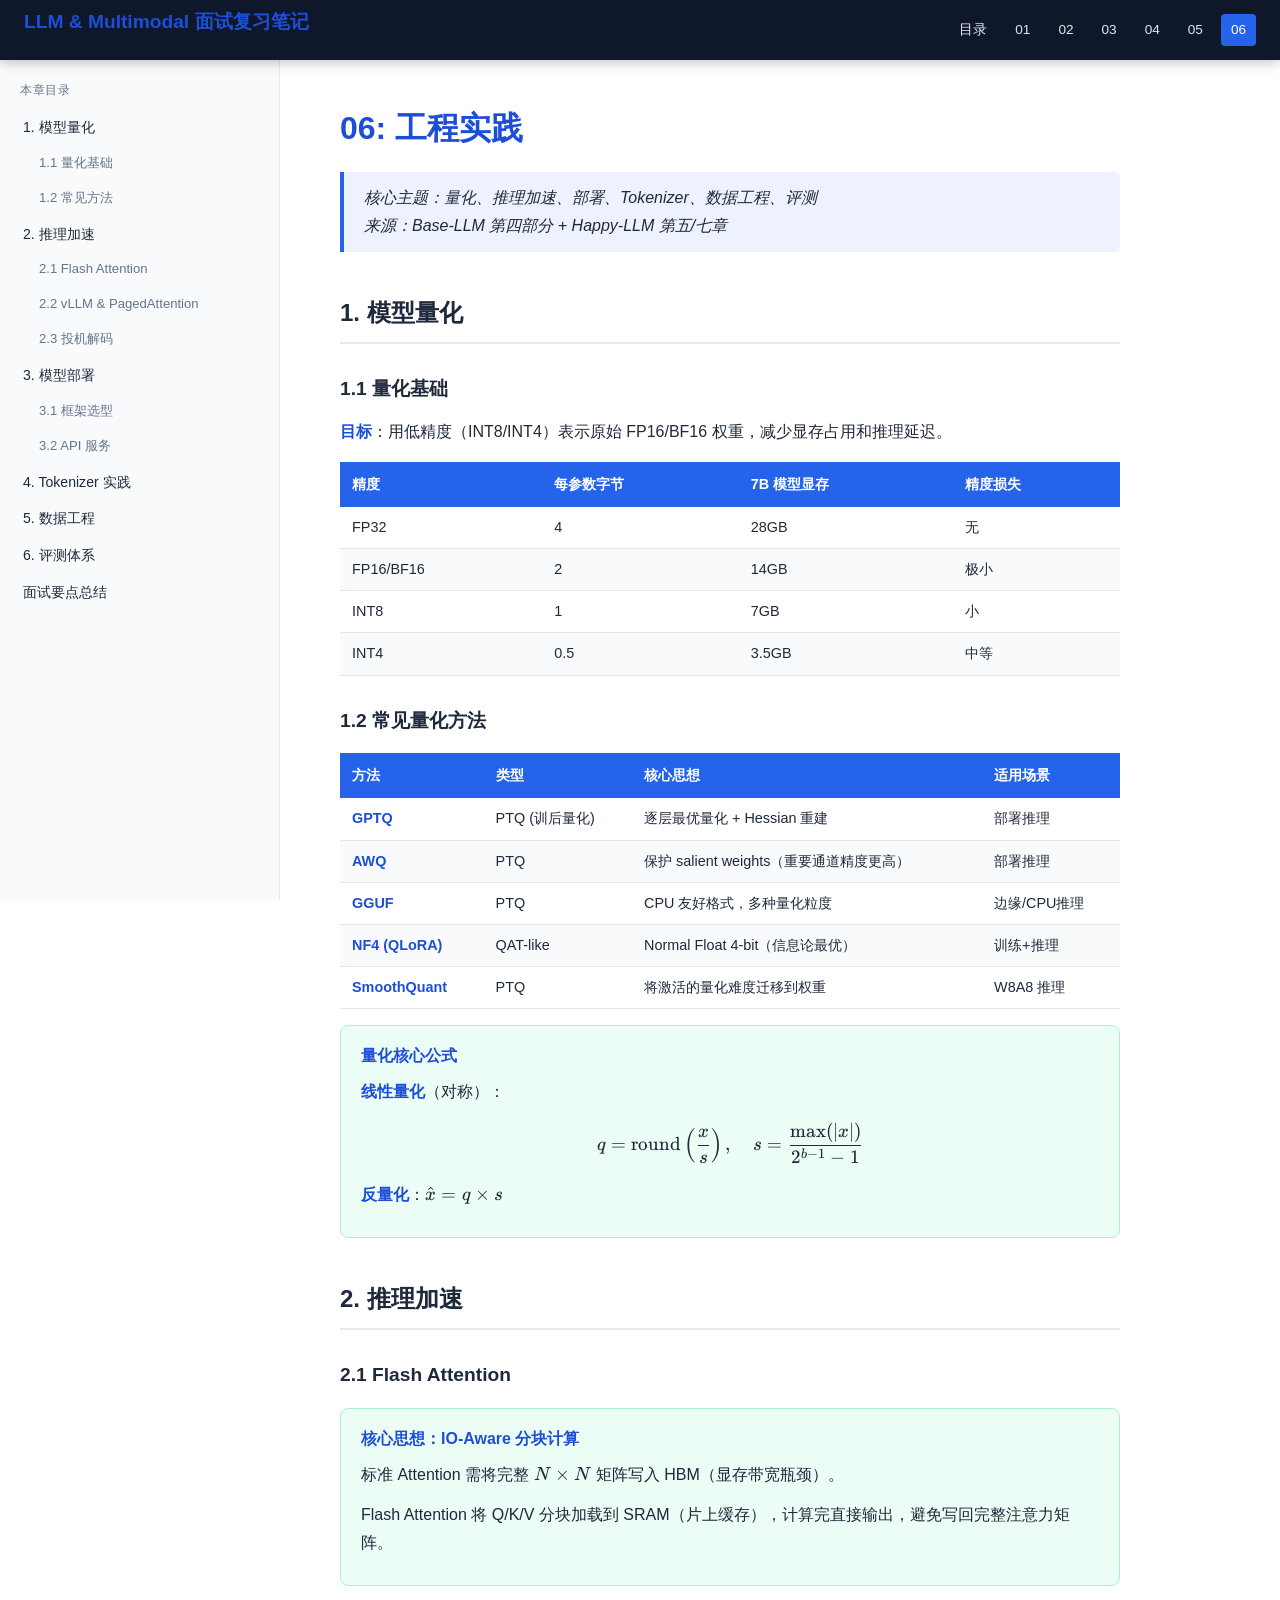
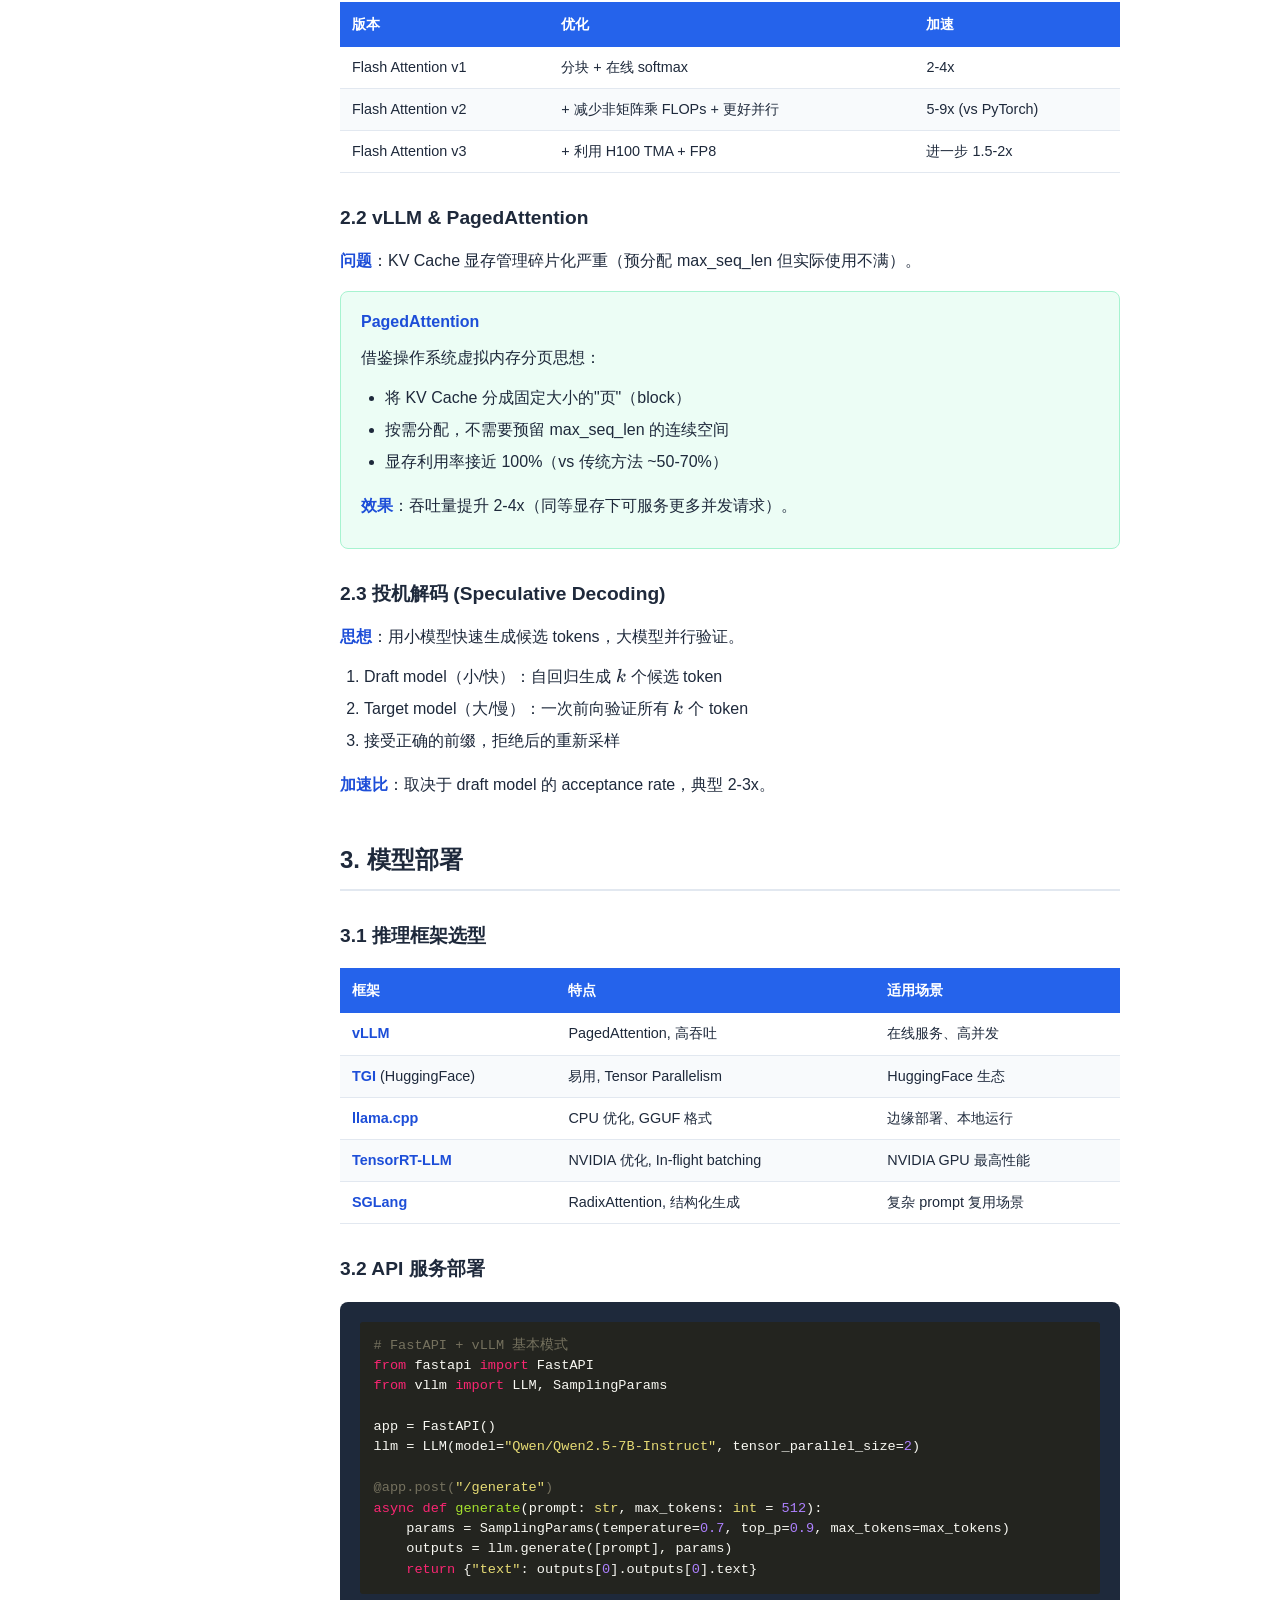
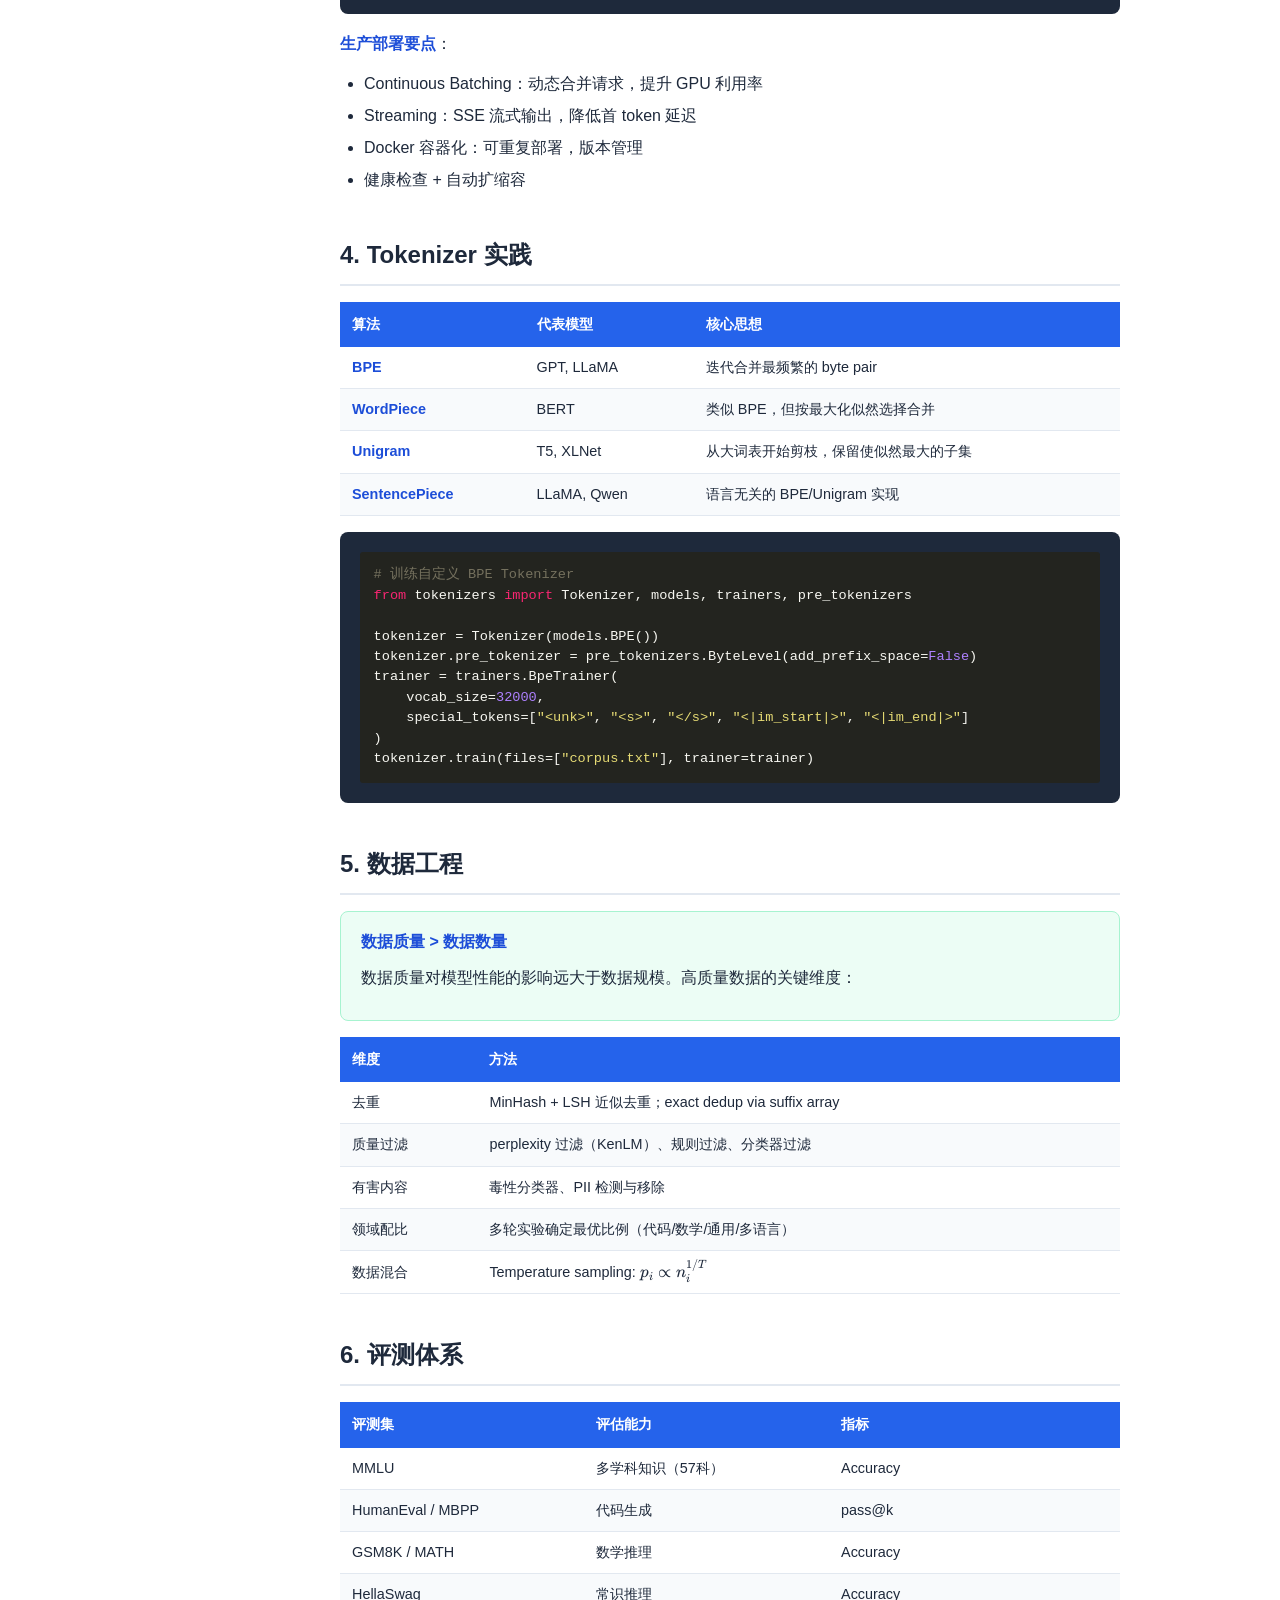
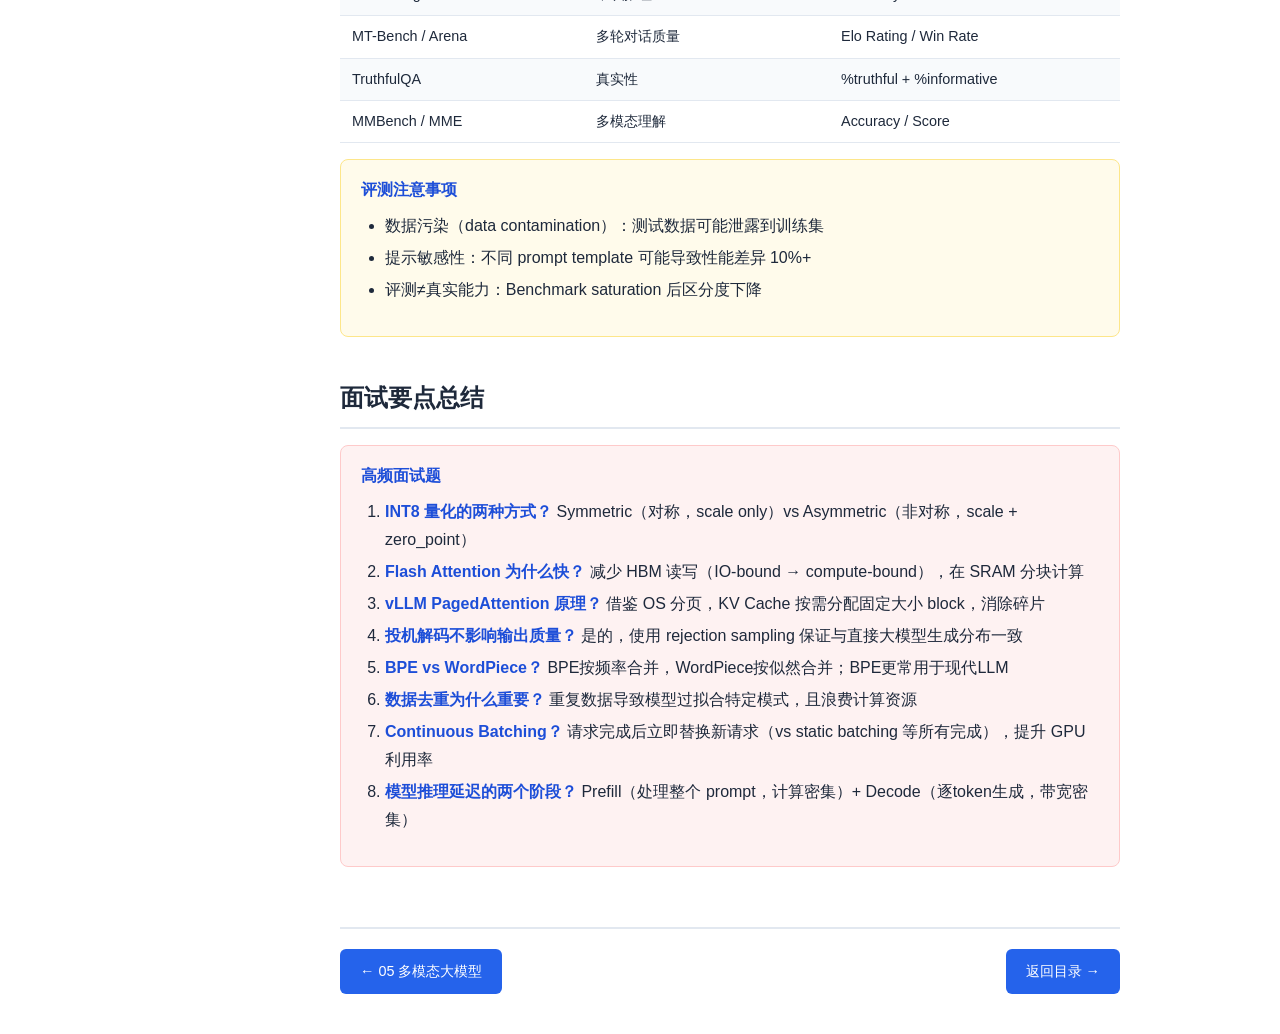
<file: 06-practice.html>
<!DOCTYPE html>
<html lang="zh-CN">
<head>
    <meta charset="UTF-8">
    <meta name="viewport" content="width=device-width, initial-scale=1.0">
    <title>06: 工程实践 - LLM面试笔记</title>
    <link rel="stylesheet" href="assets/katex.min.css">
    <link rel="stylesheet" href="assets/monokai-sublime.min.css">
    <script defer src="assets/katex.min.js"></script>
    <script defer src="assets/auto-render.min.js"></script>
    <script src="assets/highlight.min.js"></script>
    <script src="assets/python.min.js"></script>
    <link rel="stylesheet" href="style.css">
</head>
<body>

<header class="header">
    <h1>LLM & Multimodal 面试复习笔记</h1>
    <nav class="nav-links">
        <a href="index.html">目录</a>
        <a href="01-transformer.html">01</a>
        <a href="02-pretrained-models.html">02</a>
        <a href="03-llm-architecture.html">03</a>
        <a href="04-training.html">04</a>
        <a href="05-multimodal.html">05</a>
        <a href="06-practice.html" class="active">06</a>
    </nav>
</header>

<button class="sidebar-toggle" id="sidebarToggle">&#9776;</button>

<aside class="sidebar" id="sidebar">
    <div class="toc-title">本章目录</div>
    <a href="#sec1">1. 模型量化</a>
    <a href="#sec1-1" class="sub">1.1 量化基础</a>
    <a href="#sec1-2" class="sub">1.2 常见方法</a>
    <a href="#sec2">2. 推理加速</a>
    <a href="#sec2-1" class="sub">2.1 Flash Attention</a>
    <a href="#sec2-2" class="sub">2.2 vLLM & PagedAttention</a>
    <a href="#sec2-3" class="sub">2.3 投机解码</a>
    <a href="#sec3">3. 模型部署</a>
    <a href="#sec3-1" class="sub">3.1 框架选型</a>
    <a href="#sec3-2" class="sub">3.2 API 服务</a>
    <a href="#sec4">4. Tokenizer 实践</a>
    <a href="#sec5">5. 数据工程</a>
    <a href="#sec6">6. 评测体系</a>
    <a href="#interview">面试要点总结</a>
</aside>

<main class="main">
    <h1>06: 工程实践</h1>
    <blockquote>
        核心主题：量化、推理加速、部署、Tokenizer、数据工程、评测<br>
        来源：Base-LLM 第四部分 + Happy-LLM 第五/七章
    </blockquote>

    <!-- Section 1 -->
    <h2 id="sec1">1. 模型量化</h2>

    <h3 id="sec1-1">1.1 量化基础</h3>
    <p><strong>目标</strong>：用低精度（INT8/INT4）表示原始 FP16/BF16 权重，减少显存占用和推理延迟。</p>
    <table>
        <thead><tr><th>精度</th><th>每参数字节</th><th>7B 模型显存</th><th>精度损失</th></tr></thead>
        <tbody>
            <tr><td>FP32</td><td>4</td><td>28GB</td><td>无</td></tr>
            <tr><td>FP16/BF16</td><td>2</td><td>14GB</td><td>极小</td></tr>
            <tr><td>INT8</td><td>1</td><td>7GB</td><td>小</td></tr>
            <tr><td>INT4</td><td>0.5</td><td>3.5GB</td><td>中等</td></tr>
        </tbody>
    </table>

    <h3 id="sec1-2">1.2 常见量化方法</h3>
    <table>
        <thead><tr><th>方法</th><th>类型</th><th>核心思想</th><th>适用场景</th></tr></thead>
        <tbody>
            <tr><td><strong>GPTQ</strong></td><td>PTQ (训后量化)</td><td>逐层最优量化 + Hessian 重建</td><td>部署推理</td></tr>
            <tr><td><strong>AWQ</strong></td><td>PTQ</td><td>保护 salient weights（重要通道精度更高）</td><td>部署推理</td></tr>
            <tr><td><strong>GGUF</strong></td><td>PTQ</td><td>CPU 友好格式，多种量化粒度</td><td>边缘/CPU推理</td></tr>
            <tr><td><strong>NF4 (QLoRA)</strong></td><td>QAT-like</td><td>Normal Float 4-bit（信息论最优）</td><td>训练+推理</td></tr>
            <tr><td><strong>SmoothQuant</strong></td><td>PTQ</td><td>将激活的量化难度迁移到权重</td><td>W8A8 推理</td></tr>
        </tbody>
    </table>
    <div class="info-box key">
        <h4>量化核心公式</h4>
        <p><strong>线性量化</strong>（对称）：</p>
        $$q = \text{round}\left(\frac{x}{s}\right), \quad s = \frac{\max(|x|)}{2^{b-1} - 1}$$
        <p><strong>反量化</strong>：$\hat{x} = q \times s$</p>
    </div>

    <!-- Section 2 -->
    <h2 id="sec2">2. 推理加速</h2>

    <h3 id="sec2-1">2.1 Flash Attention</h3>
    <div class="info-box key">
        <h4>核心思想：IO-Aware 分块计算</h4>
        <p>标准 Attention 需将完整 $N \times N$ 矩阵写入 HBM（显存带宽瓶颈）。</p>
        <p>Flash Attention 将 Q/K/V 分块加载到 SRAM（片上缓存），计算完直接输出，避免写回完整注意力矩阵。</p>
    </div>
    <table>
        <thead><tr><th>版本</th><th>优化</th><th>加速</th></tr></thead>
        <tbody>
            <tr><td>Flash Attention v1</td><td>分块 + 在线 softmax</td><td>2-4x</td></tr>
            <tr><td>Flash Attention v2</td><td>+ 减少非矩阵乘 FLOPs + 更好并行</td><td>5-9x (vs PyTorch)</td></tr>
            <tr><td>Flash Attention v3</td><td>+ 利用 H100 TMA + FP8</td><td>进一步 1.5-2x</td></tr>
        </tbody>
    </table>

    <h3 id="sec2-2">2.2 vLLM & PagedAttention</h3>
    <p><strong>问题</strong>：KV Cache 显存管理碎片化严重（预分配 max_seq_len 但实际使用不满）。</p>
    <div class="info-box key">
        <h4>PagedAttention</h4>
        <p>借鉴操作系统虚拟内存分页思想：</p>
        <ul>
            <li>将 KV Cache 分成固定大小的"页"（block）</li>
            <li>按需分配，不需要预留 max_seq_len 的连续空间</li>
            <li>显存利用率接近 100%（vs 传统方法 ~50-70%）</li>
        </ul>
        <p><strong>效果</strong>：吞吐量提升 2-4x（同等显存下可服务更多并发请求）。</p>
    </div>

    <h3 id="sec2-3">2.3 投机解码 (Speculative Decoding)</h3>
    <p><strong>思想</strong>：用小模型快速生成候选 tokens，大模型并行验证。</p>
    <ol>
        <li>Draft model（小/快）：自回归生成 $k$ 个候选 token</li>
        <li>Target model（大/慢）：一次前向验证所有 $k$ 个 token</li>
        <li>接受正确的前缀，拒绝后的重新采样</li>
    </ol>
    <p><strong>加速比</strong>：取决于 draft model 的 acceptance rate，典型 2-3x。</p>

    <!-- Section 3 -->
    <h2 id="sec3">3. 模型部署</h2>

    <h3 id="sec3-1">3.1 推理框架选型</h3>
    <table>
        <thead><tr><th>框架</th><th>特点</th><th>适用场景</th></tr></thead>
        <tbody>
            <tr><td><strong>vLLM</strong></td><td>PagedAttention, 高吞吐</td><td>在线服务、高并发</td></tr>
            <tr><td><strong>TGI</strong> (HuggingFace)</td><td>易用, Tensor Parallelism</td><td>HuggingFace 生态</td></tr>
            <tr><td><strong>llama.cpp</strong></td><td>CPU 优化, GGUF 格式</td><td>边缘部署、本地运行</td></tr>
            <tr><td><strong>TensorRT-LLM</strong></td><td>NVIDIA 优化, In-flight batching</td><td>NVIDIA GPU 最高性能</td></tr>
            <tr><td><strong>SGLang</strong></td><td>RadixAttention, 结构化生成</td><td>复杂 prompt 复用场景</td></tr>
        </tbody>
    </table>

    <h3 id="sec3-2">3.2 API 服务部署</h3>
    <pre><code class="language-python"># FastAPI + vLLM 基本模式
from fastapi import FastAPI
from vllm import LLM, SamplingParams

app = FastAPI()
llm = LLM(model="Qwen/Qwen2.5-7B-Instruct", tensor_parallel_size=2)

@app.post("/generate")
async def generate(prompt: str, max_tokens: int = 512):
    params = SamplingParams(temperature=0.7, top_p=0.9, max_tokens=max_tokens)
    outputs = llm.generate([prompt], params)
    return {"text": outputs[0].outputs[0].text}</code></pre>

    <p><strong>生产部署要点</strong>：</p>
    <ul>
        <li>Continuous Batching：动态合并请求，提升 GPU 利用率</li>
        <li>Streaming：SSE 流式输出，降低首 token 延迟</li>
        <li>Docker 容器化：可重复部署，版本管理</li>
        <li>健康检查 + 自动扩缩容</li>
    </ul>

    <!-- Section 4 -->
    <h2 id="sec4">4. Tokenizer 实践</h2>
    <table>
        <thead><tr><th>算法</th><th>代表模型</th><th>核心思想</th></tr></thead>
        <tbody>
            <tr><td><strong>BPE</strong></td><td>GPT, LLaMA</td><td>迭代合并最频繁的 byte pair</td></tr>
            <tr><td><strong>WordPiece</strong></td><td>BERT</td><td>类似 BPE，但按最大化似然选择合并</td></tr>
            <tr><td><strong>Unigram</strong></td><td>T5, XLNet</td><td>从大词表开始剪枝，保留使似然最大的子集</td></tr>
            <tr><td><strong>SentencePiece</strong></td><td>LLaMA, Qwen</td><td>语言无关的 BPE/Unigram 实现</td></tr>
        </tbody>
    </table>
    <pre><code class="language-python"># 训练自定义 BPE Tokenizer
from tokenizers import Tokenizer, models, trainers, pre_tokenizers

tokenizer = Tokenizer(models.BPE())
tokenizer.pre_tokenizer = pre_tokenizers.ByteLevel(add_prefix_space=False)
trainer = trainers.BpeTrainer(
    vocab_size=32000,
    special_tokens=["&lt;unk&gt;", "&lt;s&gt;", "&lt;/s&gt;", "&lt;|im_start|&gt;", "&lt;|im_end|&gt;"]
)
tokenizer.train(files=["corpus.txt"], trainer=trainer)</code></pre>

    <!-- Section 5 -->
    <h2 id="sec5">5. 数据工程</h2>
    <div class="info-box key">
        <h4>数据质量 > 数据数量</h4>
        <p>数据质量对模型性能的影响远大于数据规模。高质量数据的关键维度：</p>
    </div>
    <table>
        <thead><tr><th>维度</th><th>方法</th></tr></thead>
        <tbody>
            <tr><td>去重</td><td>MinHash + LSH 近似去重；exact dedup via suffix array</td></tr>
            <tr><td>质量过滤</td><td>perplexity 过滤（KenLM）、规则过滤、分类器过滤</td></tr>
            <tr><td>有害内容</td><td>毒性分类器、PII 检测与移除</td></tr>
            <tr><td>领域配比</td><td>多轮实验确定最优比例（代码/数学/通用/多语言）</td></tr>
            <tr><td>数据混合</td><td>Temperature sampling: $p_i \propto n_i^{1/T}$</td></tr>
        </tbody>
    </table>

    <!-- Section 6 -->
    <h2 id="sec6">6. 评测体系</h2>
    <table>
        <thead><tr><th>评测集</th><th>评估能力</th><th>指标</th></tr></thead>
        <tbody>
            <tr><td>MMLU</td><td>多学科知识（57科）</td><td>Accuracy</td></tr>
            <tr><td>HumanEval / MBPP</td><td>代码生成</td><td>pass@k</td></tr>
            <tr><td>GSM8K / MATH</td><td>数学推理</td><td>Accuracy</td></tr>
            <tr><td>HellaSwag</td><td>常识推理</td><td>Accuracy</td></tr>
            <tr><td>MT-Bench / Arena</td><td>多轮对话质量</td><td>Elo Rating / Win Rate</td></tr>
            <tr><td>TruthfulQA</td><td>真实性</td><td>%truthful + %informative</td></tr>
            <tr><td>MMBench / MME</td><td>多模态理解</td><td>Accuracy / Score</td></tr>
        </tbody>
    </table>
    <div class="info-box warning">
        <h4>评测注意事项</h4>
        <ul>
            <li>数据污染（data contamination）：测试数据可能泄露到训练集</li>
            <li>提示敏感性：不同 prompt template 可能导致性能差异 10%+</li>
            <li>评测≠真实能力：Benchmark saturation 后区分度下降</li>
        </ul>
    </div>

    <!-- Interview -->
    <h2 id="interview">面试要点总结</h2>
    <div class="info-box interview">
        <h4>高频面试题</h4>
        <ol>
            <li><strong>INT8 量化的两种方式？</strong> Symmetric（对称，scale only）vs Asymmetric（非对称，scale + zero_point）</li>
            <li><strong>Flash Attention 为什么快？</strong> 减少 HBM 读写（IO-bound → compute-bound），在 SRAM 分块计算</li>
            <li><strong>vLLM PagedAttention 原理？</strong> 借鉴 OS 分页，KV Cache 按需分配固定大小 block，消除碎片</li>
            <li><strong>投机解码不影响输出质量？</strong> 是的，使用 rejection sampling 保证与直接大模型生成分布一致</li>
            <li><strong>BPE vs WordPiece？</strong> BPE按频率合并，WordPiece按似然合并；BPE更常用于现代LLM</li>
            <li><strong>数据去重为什么重要？</strong> 重复数据导致模型过拟合特定模式，且浪费计算资源</li>
            <li><strong>Continuous Batching？</strong> 请求完成后立即替换新请求（vs static batching 等所有完成），提升 GPU 利用率</li>
            <li><strong>模型推理延迟的两个阶段？</strong> Prefill（处理整个 prompt，计算密集）+ Decode（逐token生成，带宽密集）</li>
        </ol>
    </div>

    <nav class="page-nav">
        <a href="05-multimodal.html">&larr; 05 多模态大模型</a>
        <a href="index.html">返回目录 &rarr;</a>
    </nav>
</main>

<script>
    hljs.highlightAll();
    var sidebar = document.getElementById('sidebar');
    var toggle = document.getElementById('sidebarToggle');
    if (toggle) toggle.addEventListener('click', function() { sidebar.classList.toggle('open'); });
    if (sidebar) sidebar.querySelectorAll('a').forEach(function(link) {
        link.addEventListener('click', function() { if (window.innerWidth <= 1024) sidebar.classList.remove('open'); });
    });
</script>
<script>
    document.addEventListener("DOMContentLoaded", function() {
        renderMathInElement(document.body, {
            delimiters: [{left: "$$", right: "$$", display: true},{left: "$", right: "$", display: false}],
            throwOnError: false
        });
    });
</script>
</body>
</html>
</file>
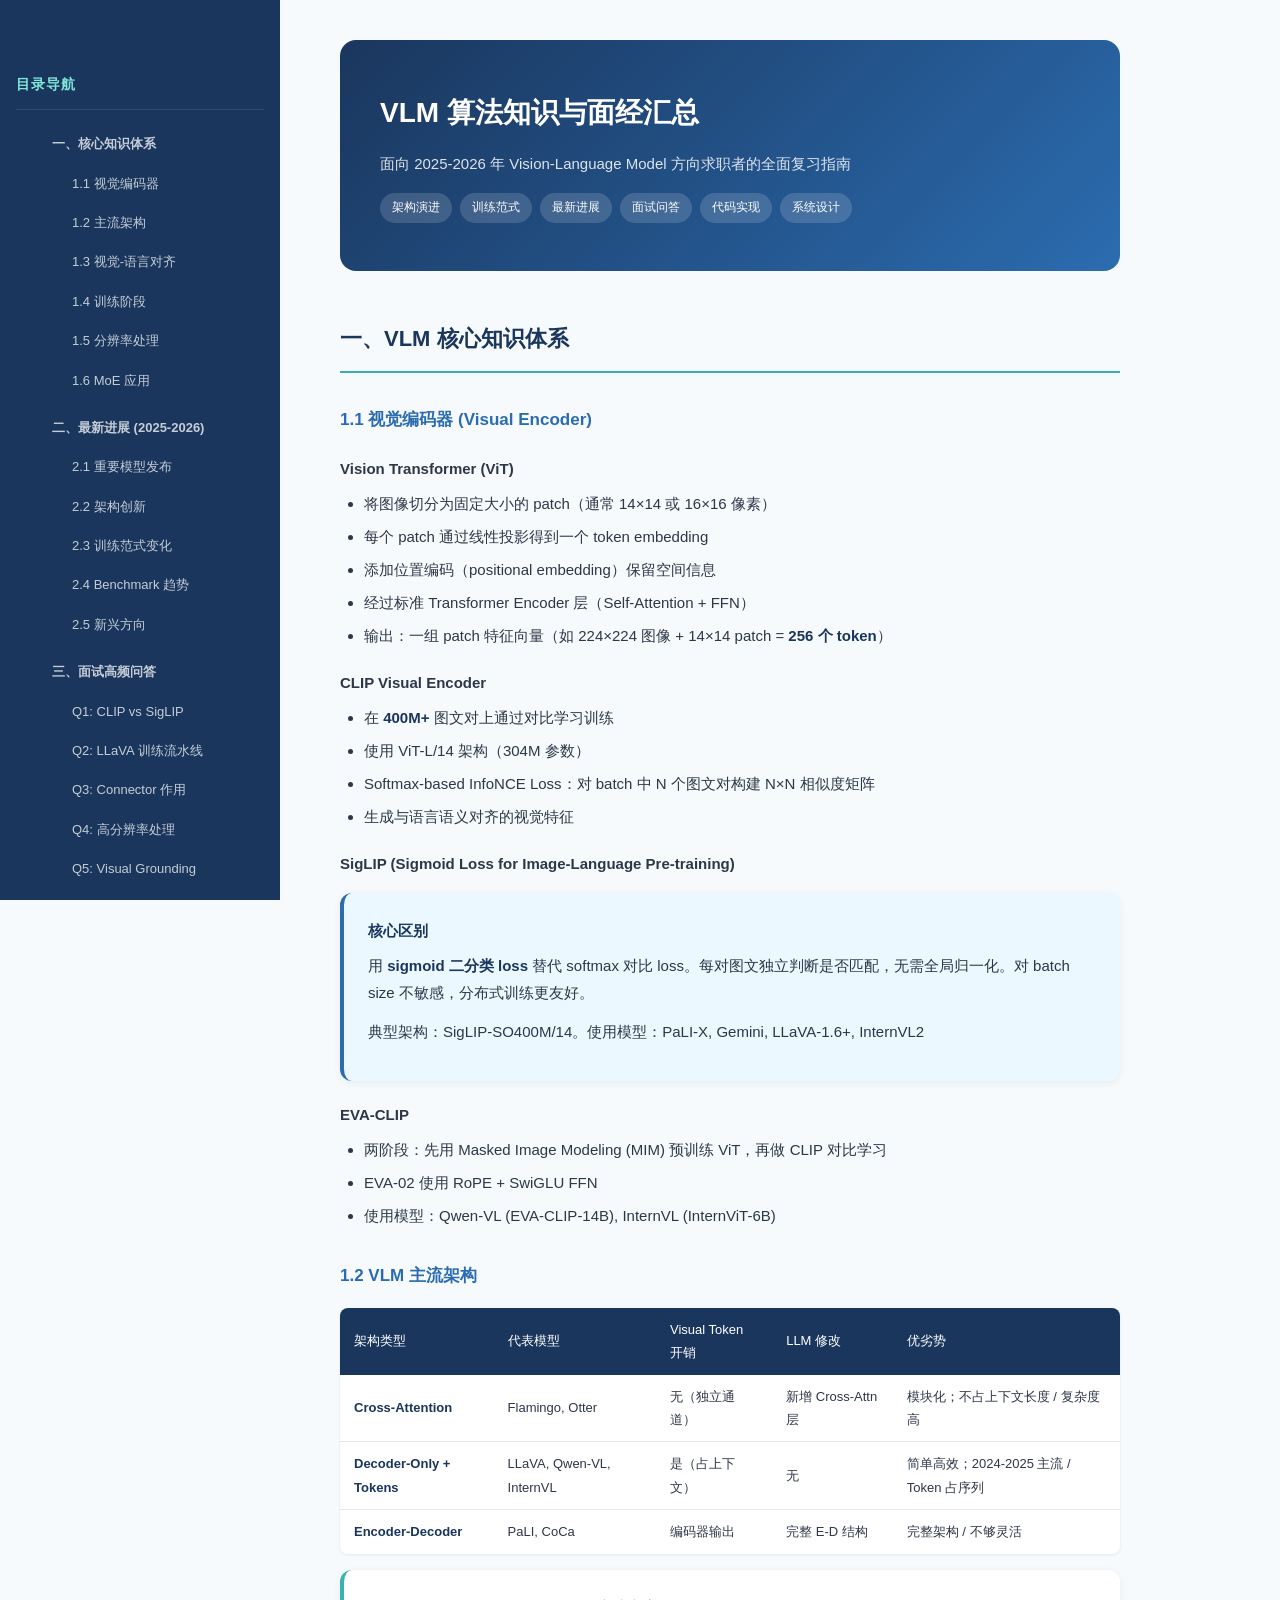
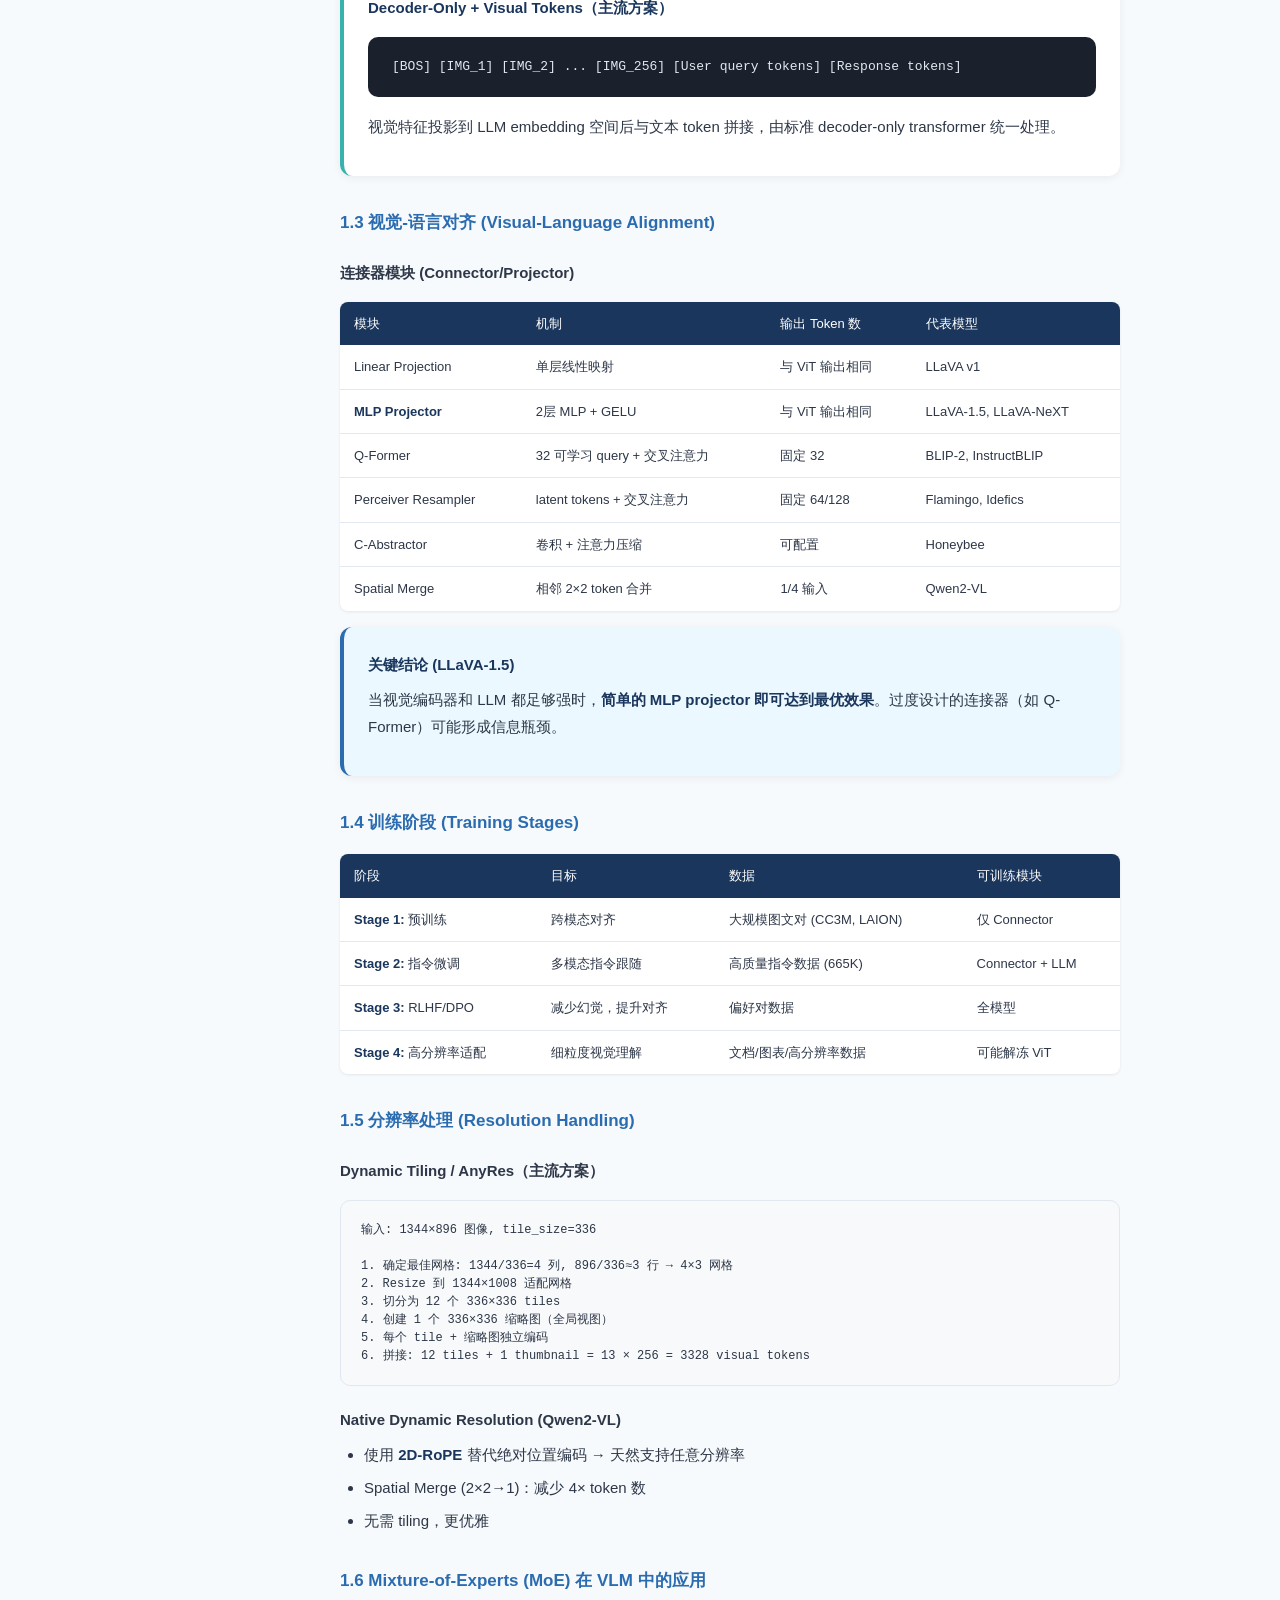
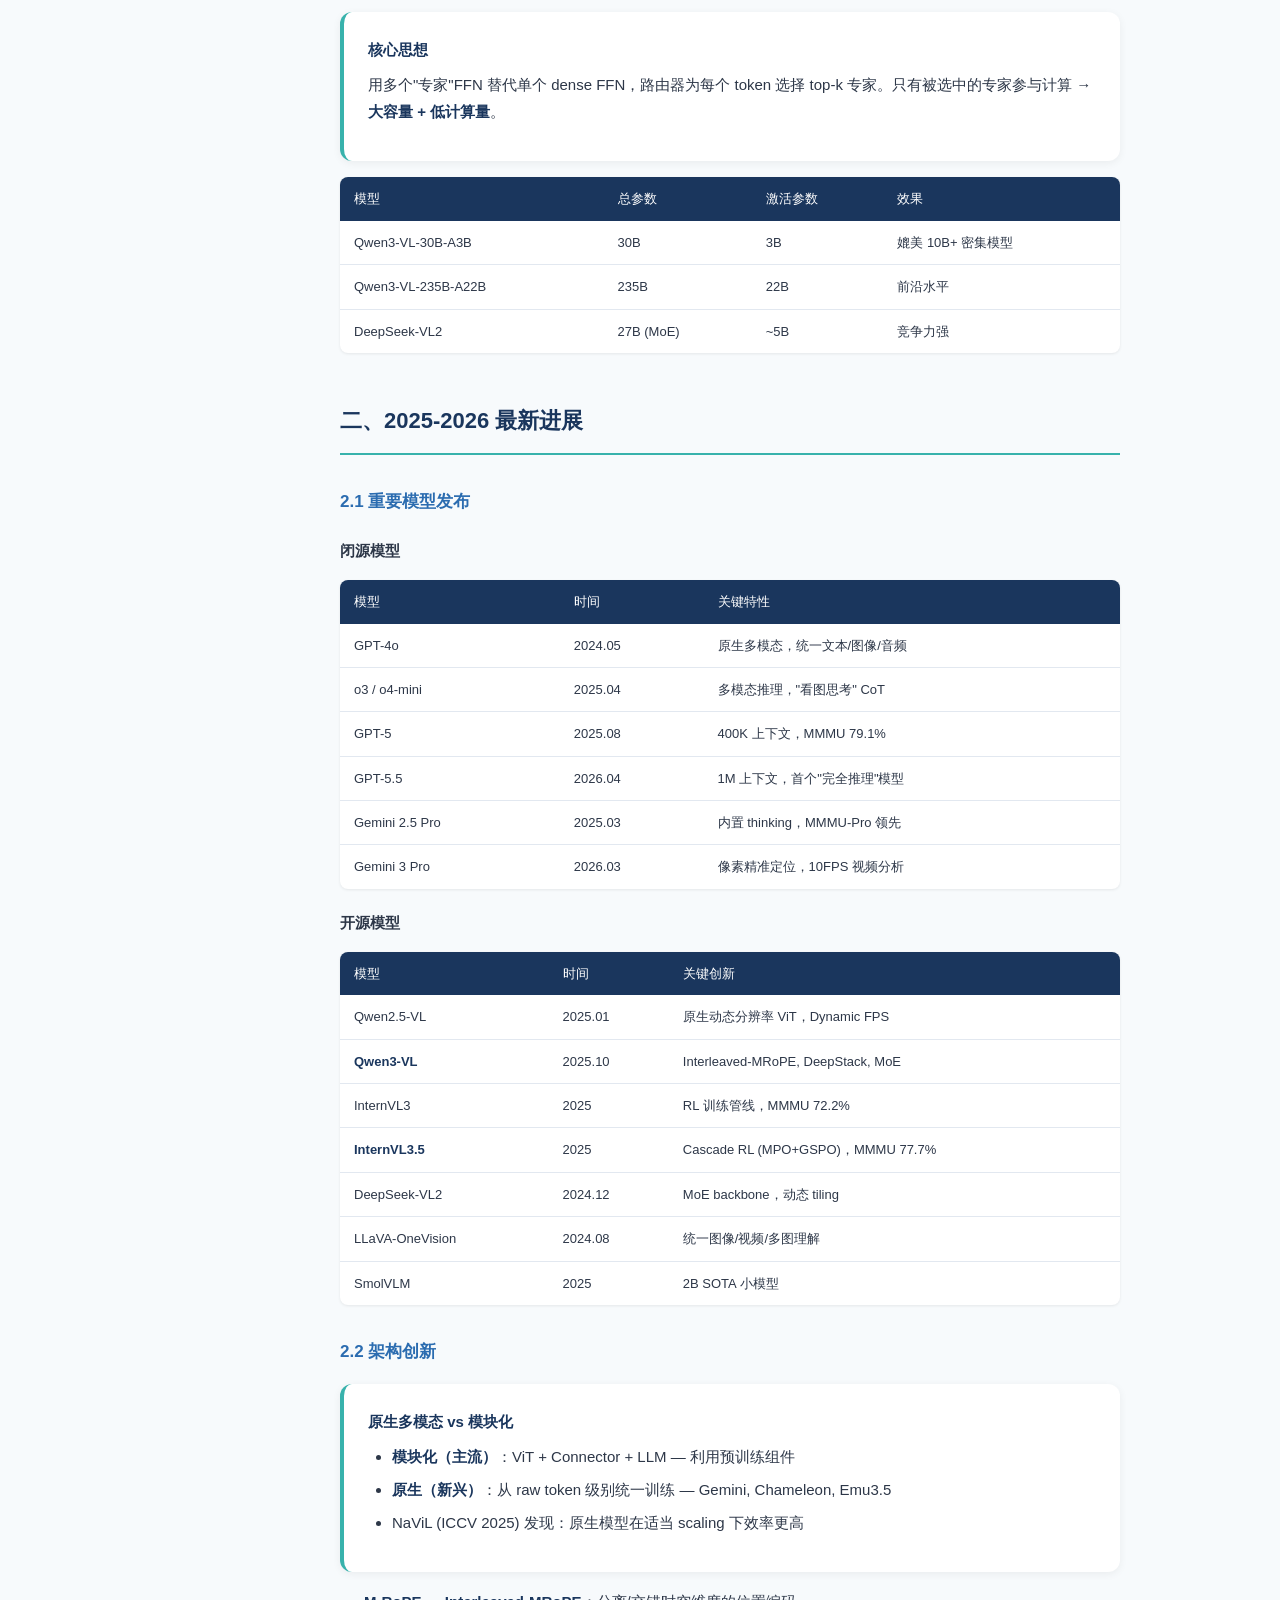
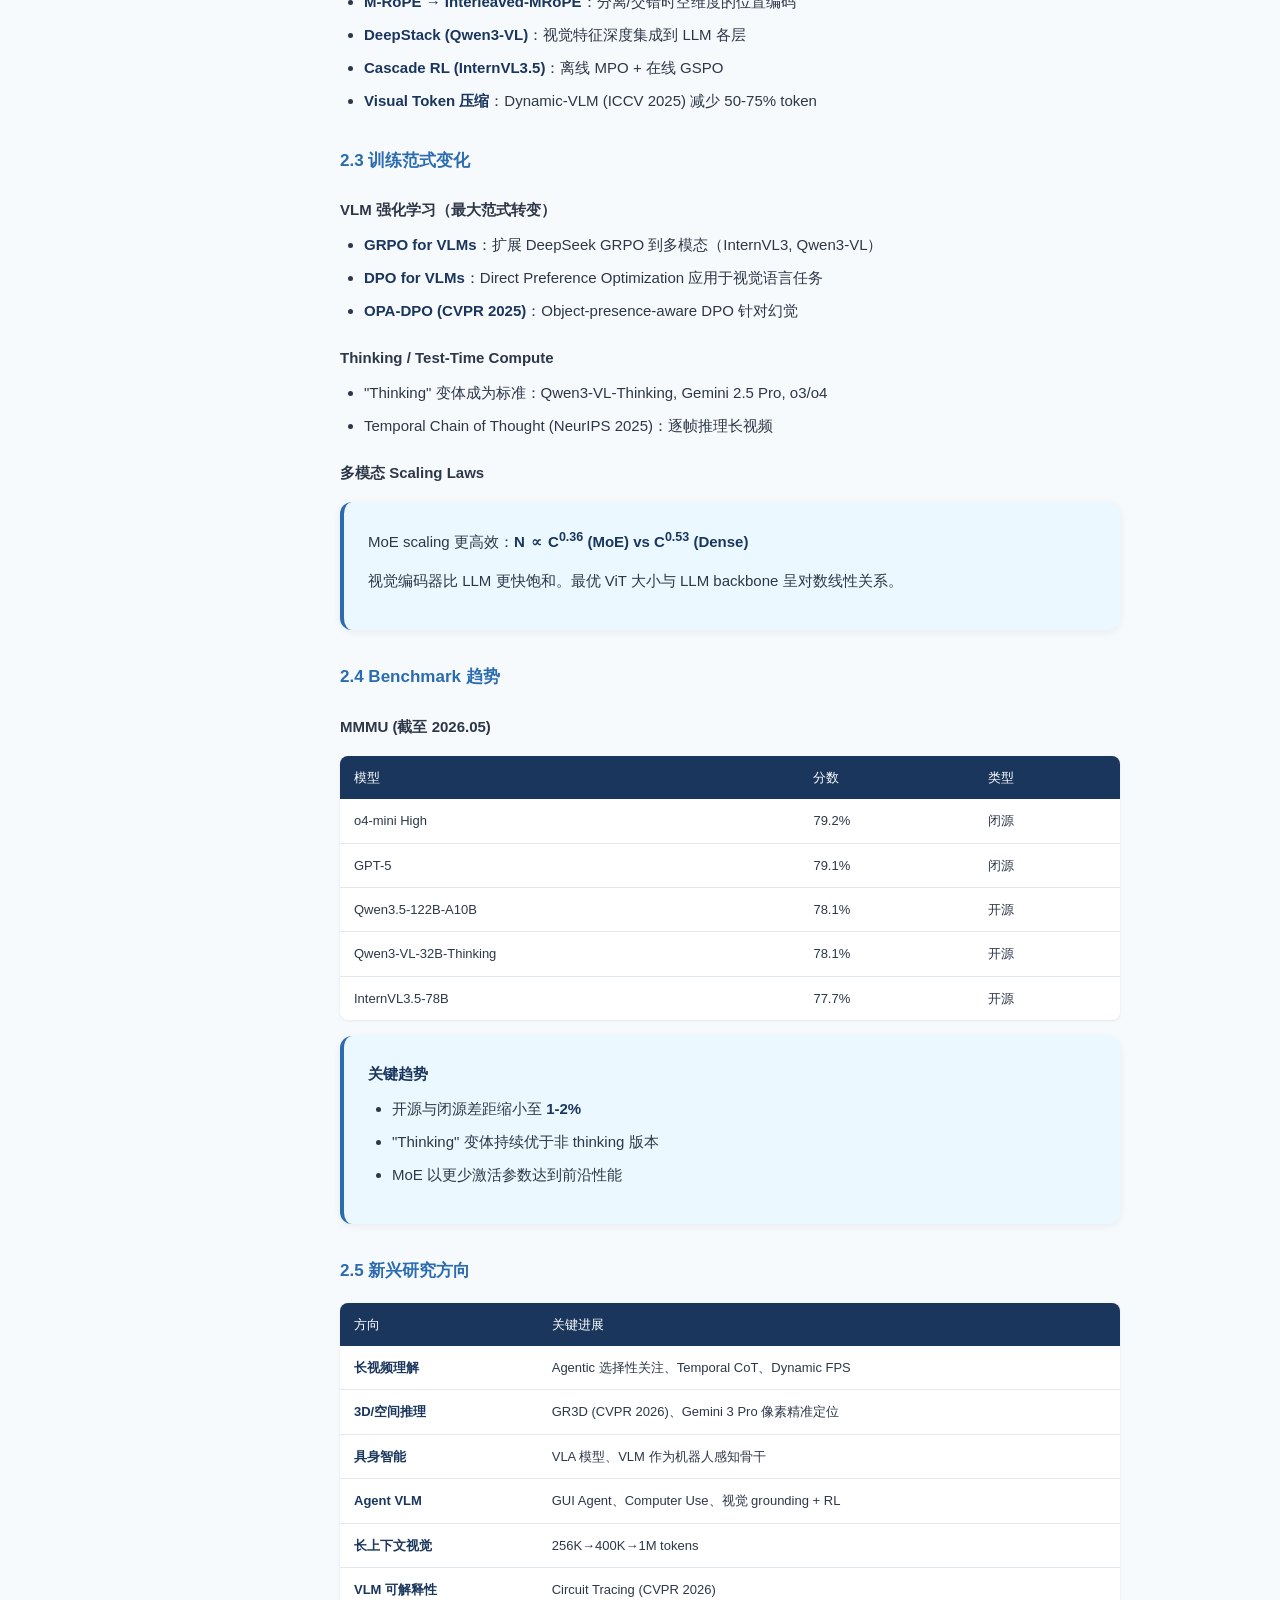
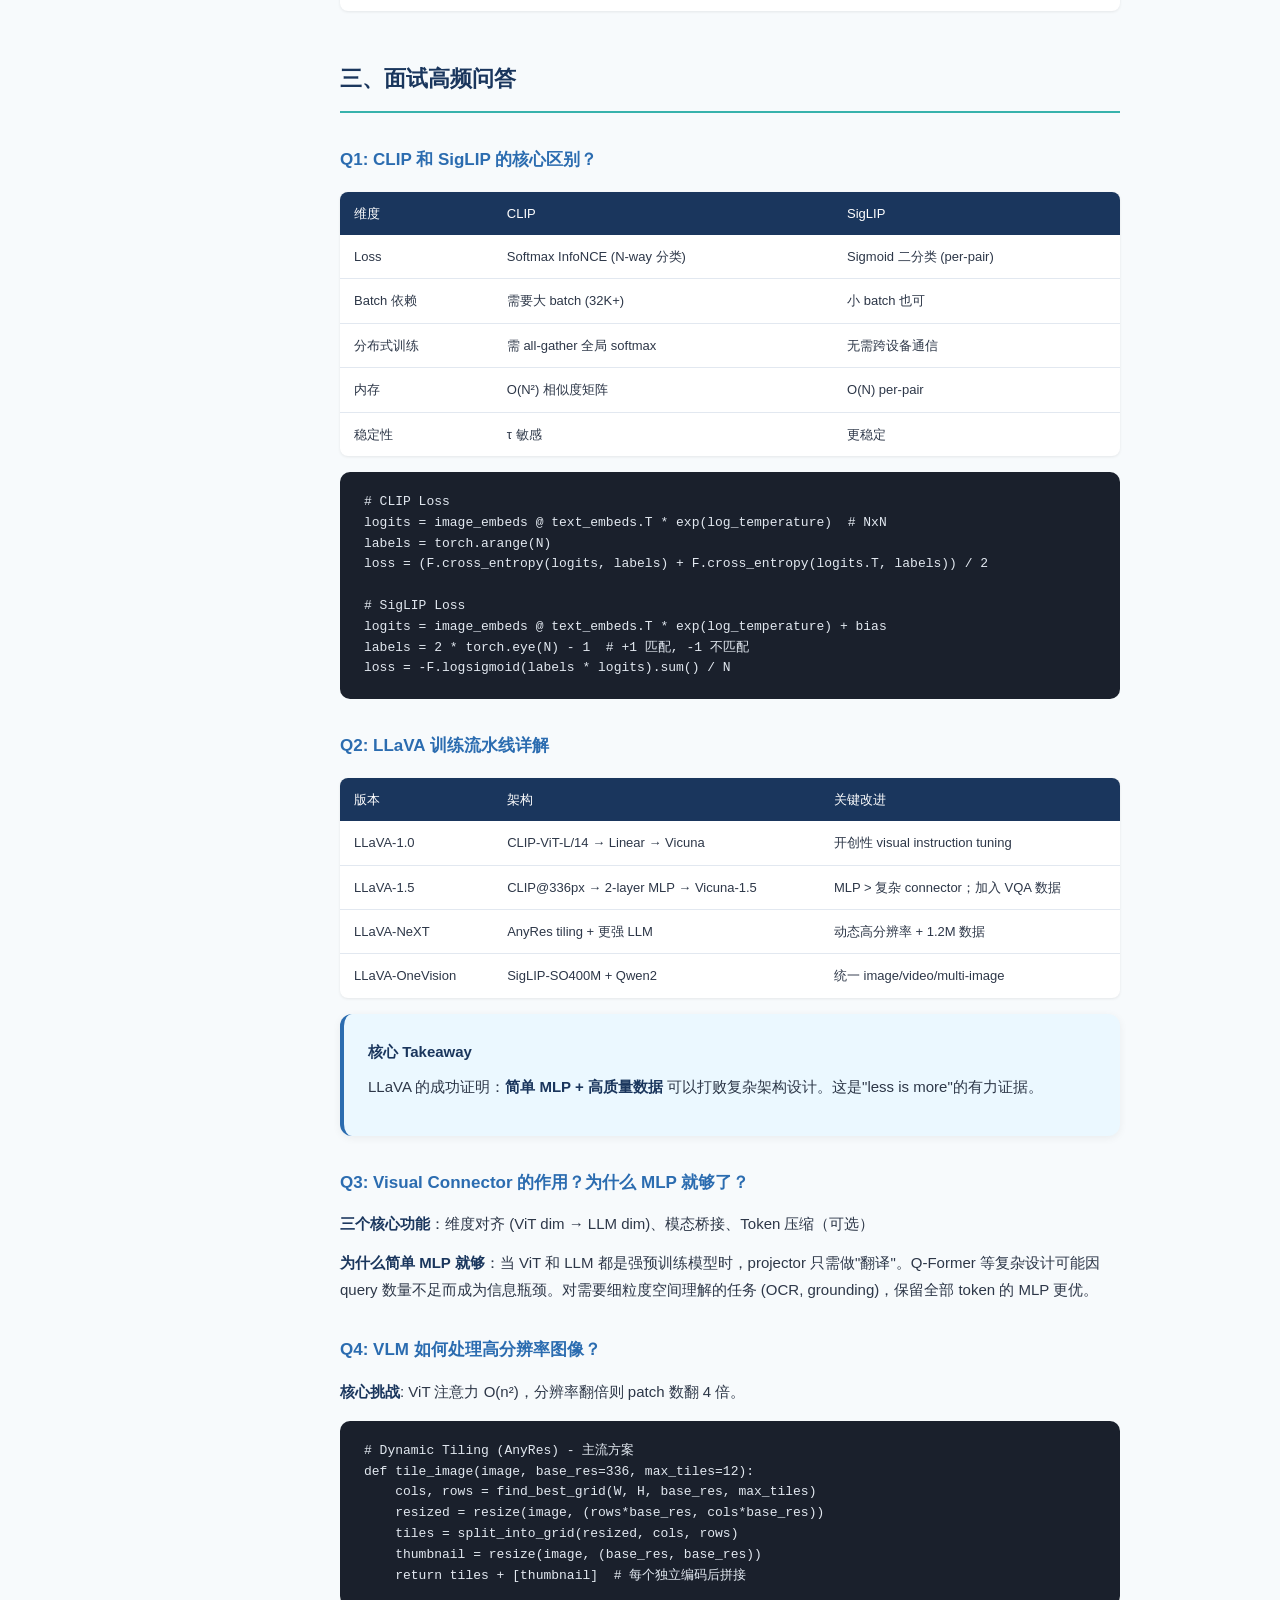
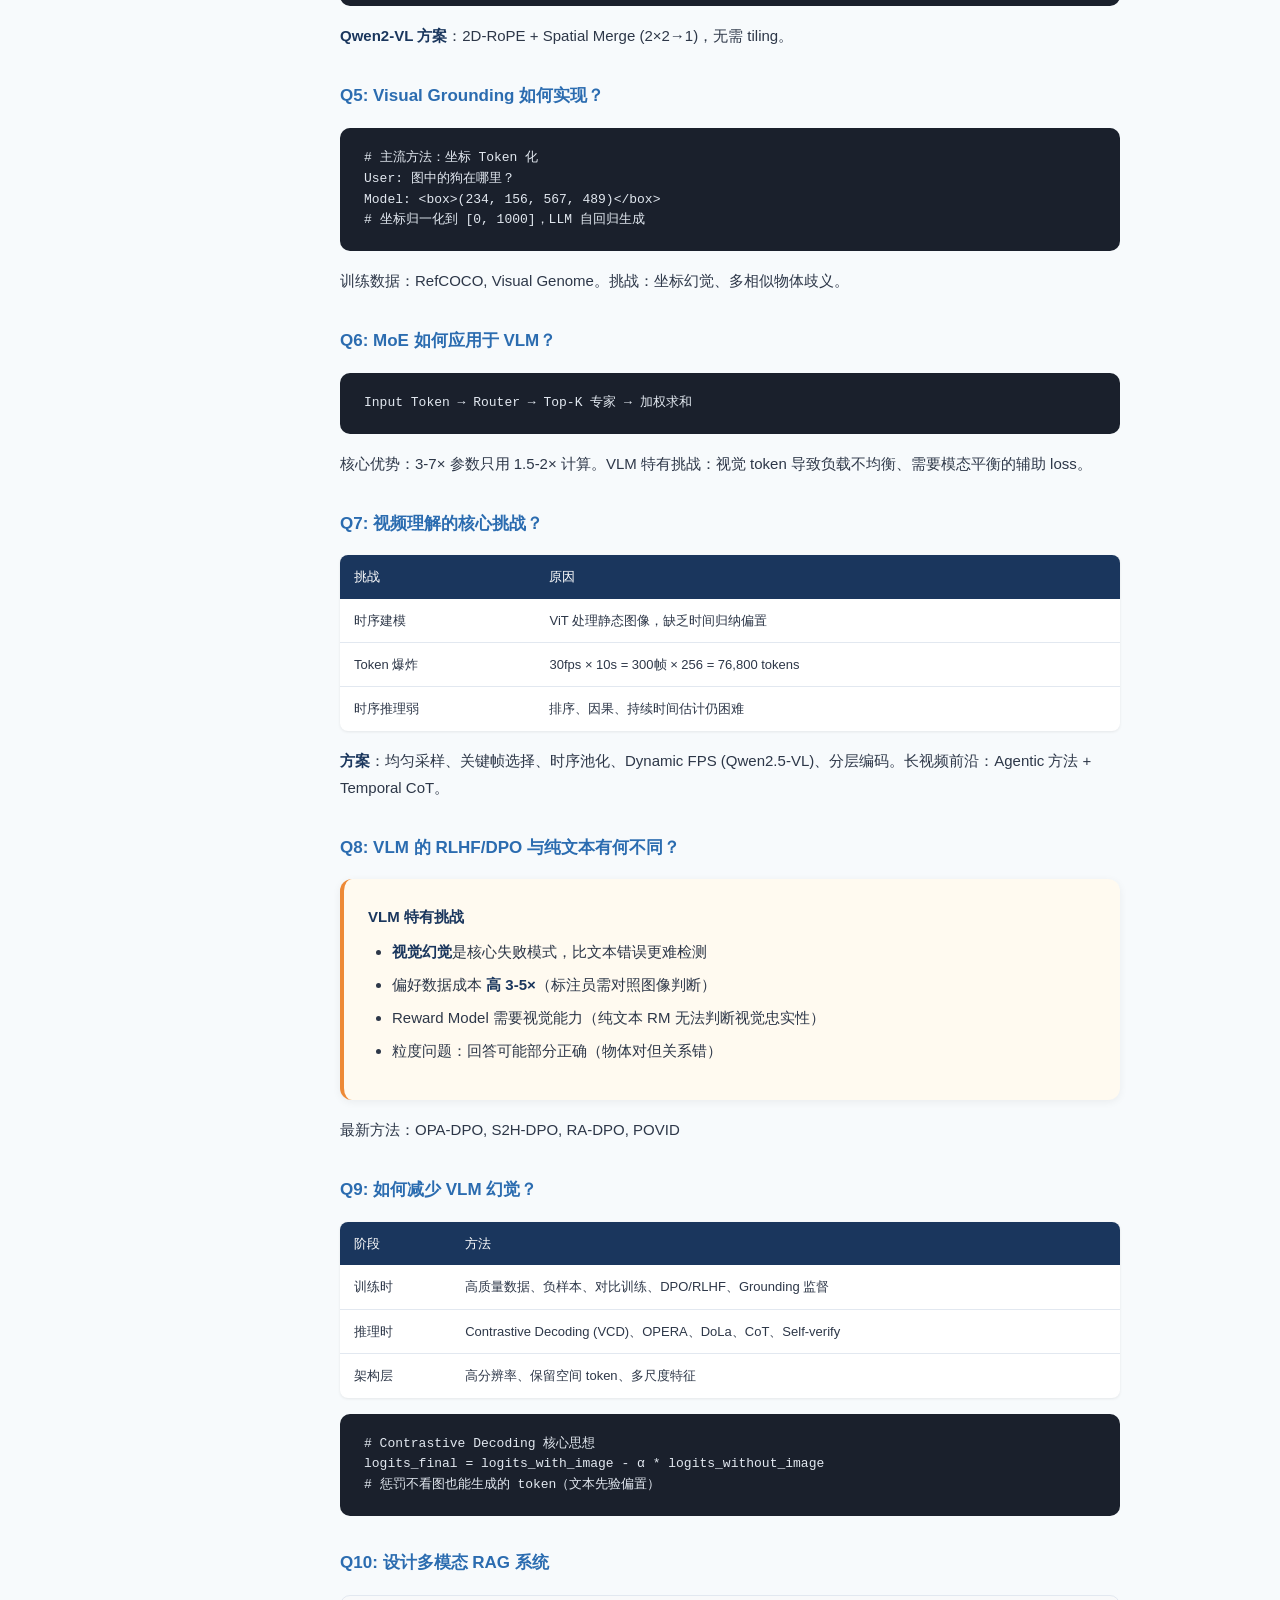
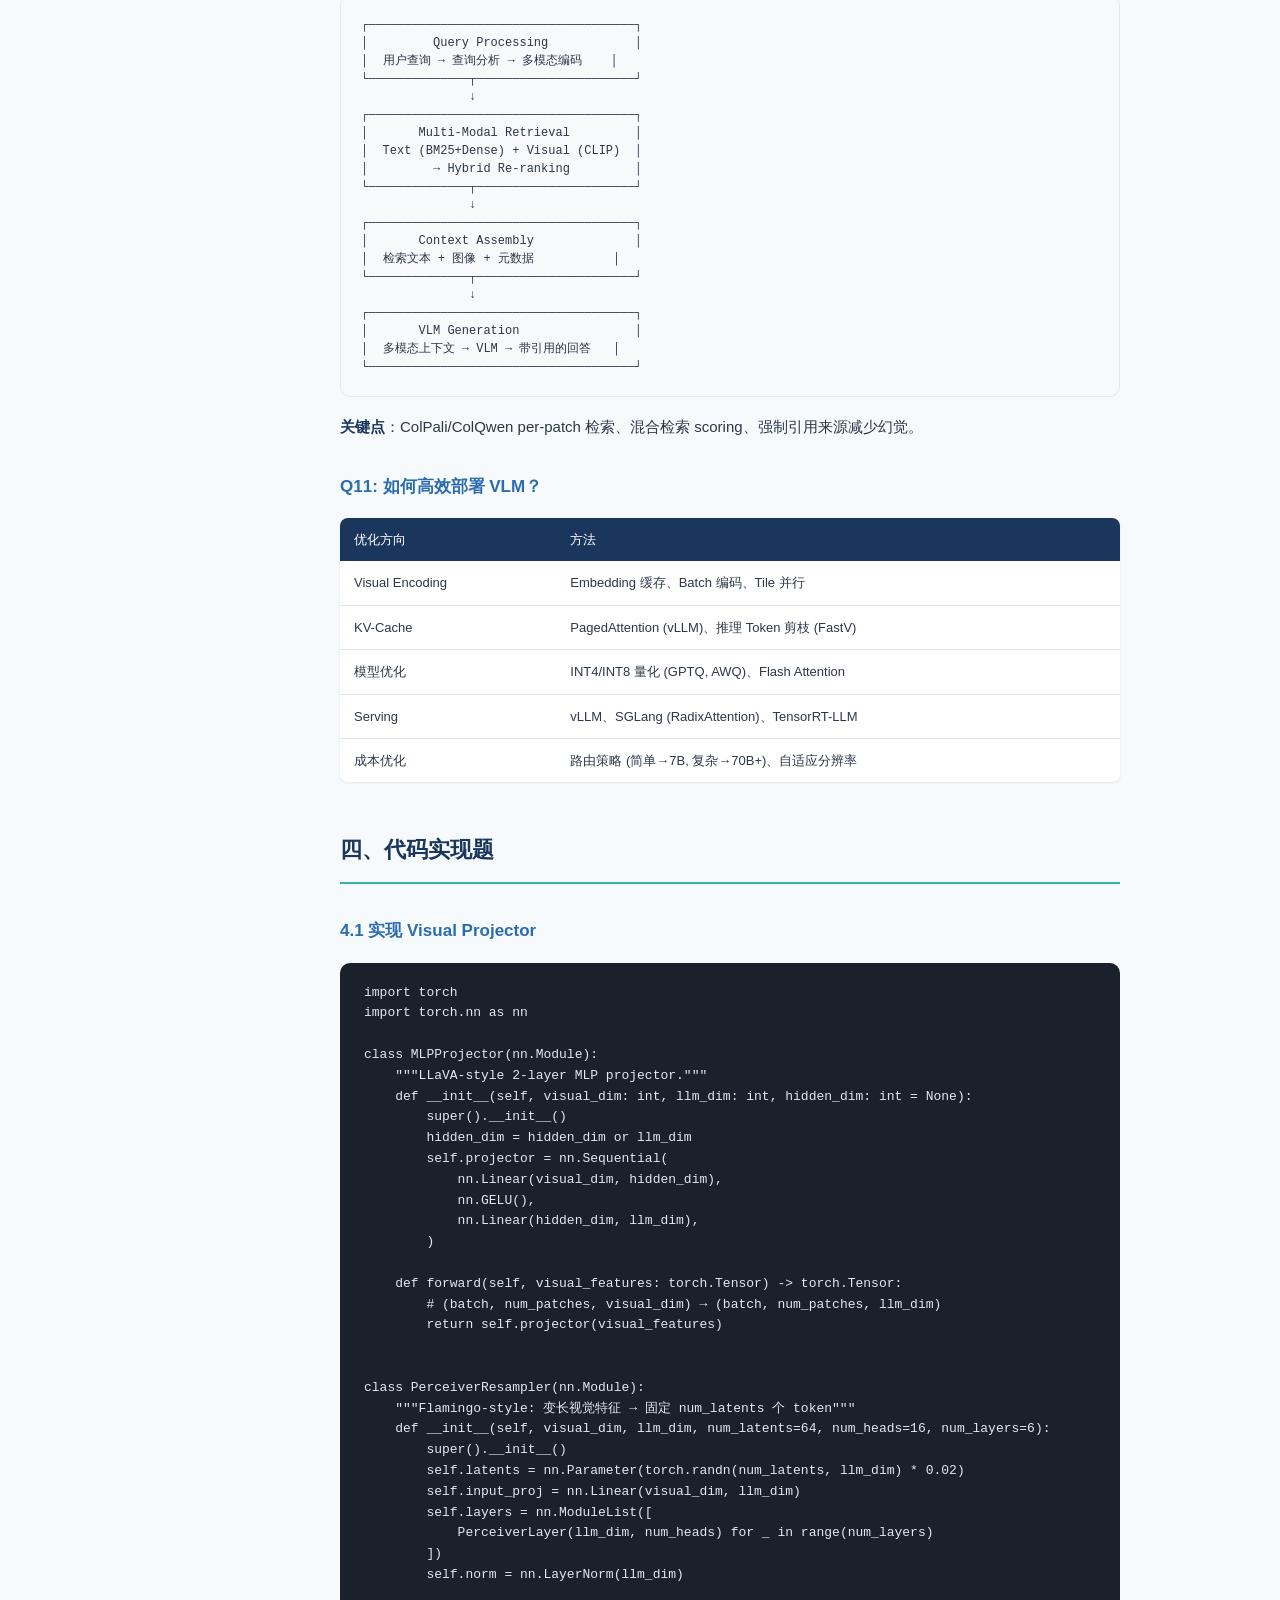
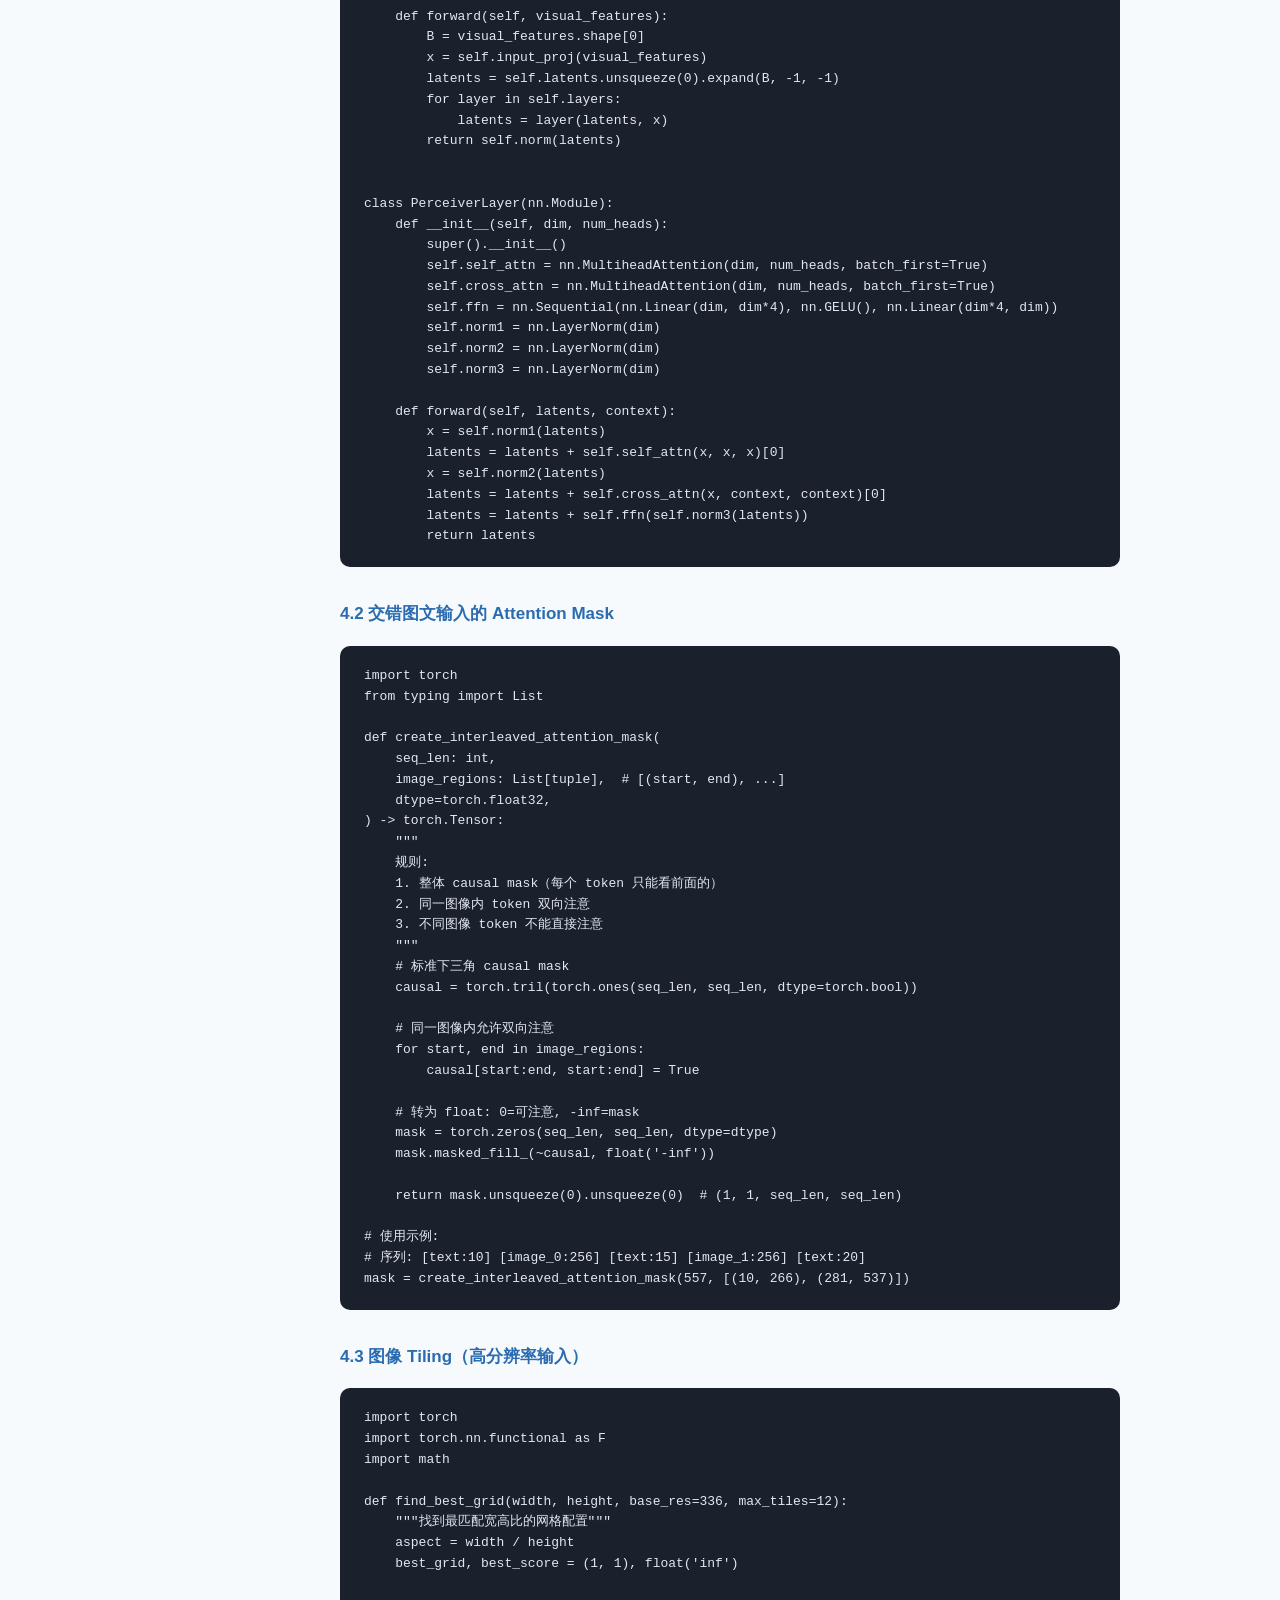
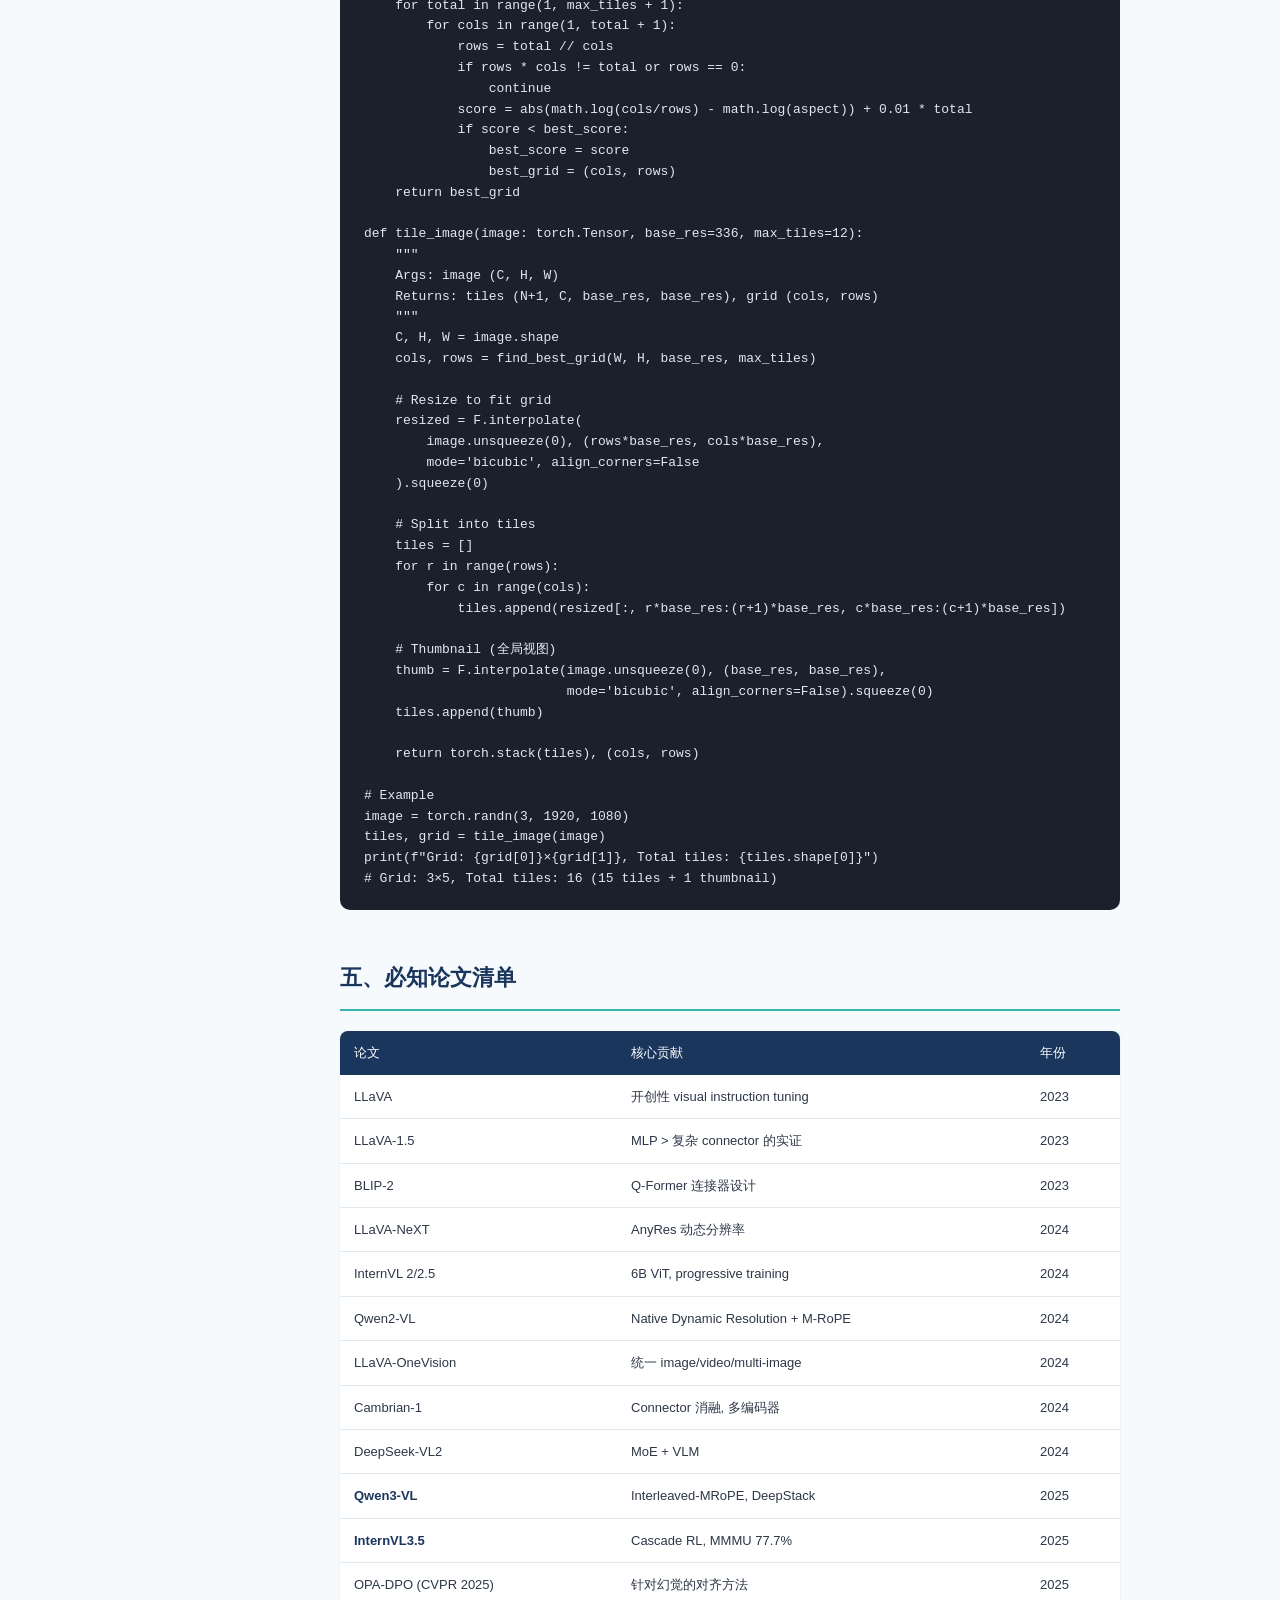
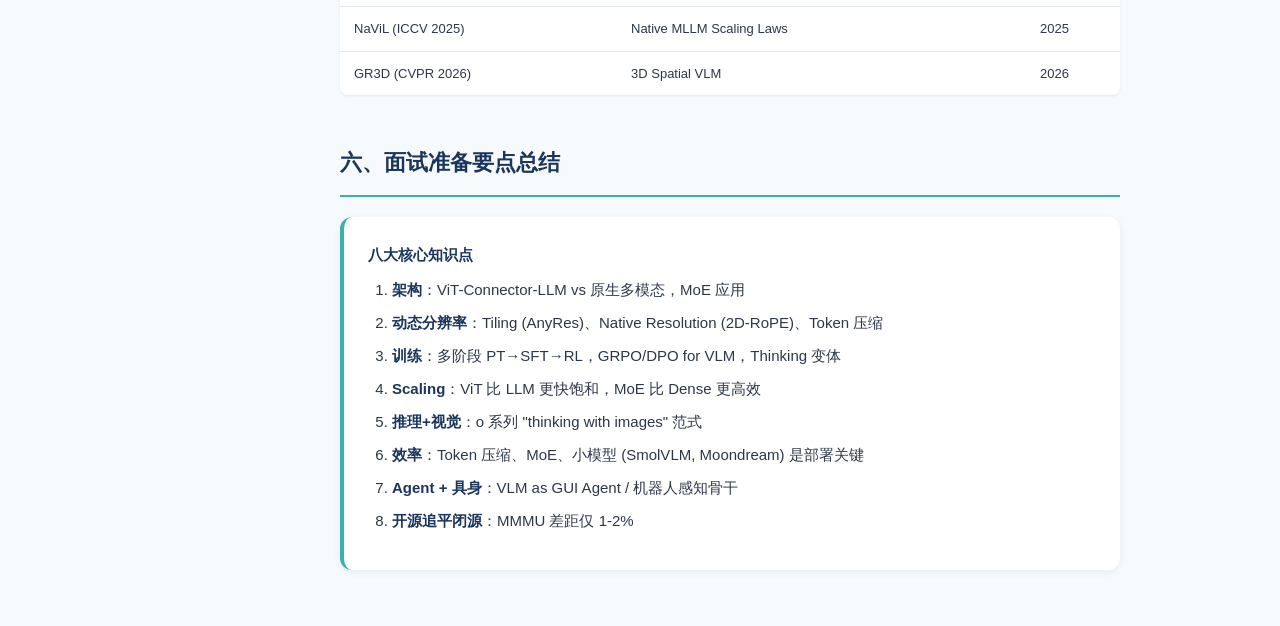
<file: vlm-knowledge-interview.html>
<!DOCTYPE html>
<html lang="zh-CN">
<head>
    <meta charset="UTF-8">
    <meta name="viewport" content="width=device-width, initial-scale=1.0">
    <title>VLM 算法知识与面经汇总 (2025-2026)</title>
    <style>
        :root {
            --primary: #1a365d;
            --primary-light: #2b6cb0;
            --accent: #38b2ac;
            --accent-light: #81e6d9;
            --bg: #f7fafc;
            --card-bg: #ffffff;
            --text: #2d3748;
            --text-light: #718096;
            --border: #e2e8f0;
            --code-bg: #1a202c;
            --code-text: #e2e8f0;
            --highlight: #fefcbf;
        }

        * { margin: 0; padding: 0; box-sizing: border-box; }

        body {
            font-family: -apple-system, BlinkMacSystemFont, 'Segoe UI', 'PingFang SC', 'Hiragino Sans GB', 'Microsoft YaHei', sans-serif;
            background: var(--bg);
            color: var(--text);
            line-height: 1.8;
            font-size: 15px;
        }

        /* Layout */
        .container {
            display: flex;
            max-width: 1400px;
            margin: 0 auto;
        }

        /* Sidebar TOC */
        .sidebar {
            position: fixed;
            top: 0;
            left: 0;
            width: 280px;
            height: 100vh;
            overflow-y: auto;
            background: var(--primary);
            padding: 24px 16px;
            z-index: 100;
            transition: transform 0.3s;
        }

        .sidebar h2 {
            color: var(--accent-light);
            font-size: 14px;
            letter-spacing: 1px;
            text-transform: uppercase;
            margin-bottom: 16px;
            padding-bottom: 12px;
            border-bottom: 1px solid rgba(255,255,255,0.1);
        }

        .sidebar ul {
            list-style: none;
        }

        .sidebar li {
            margin-bottom: 4px;
        }

        .sidebar a {
            display: block;
            padding: 6px 12px;
            color: rgba(255,255,255,0.75);
            text-decoration: none;
            font-size: 13px;
            border-radius: 6px;
            transition: all 0.2s;
        }

        .sidebar a:hover, .sidebar a.active {
            background: rgba(255,255,255,0.1);
            color: var(--accent-light);
        }

        .sidebar .toc-h2 { font-weight: 600; margin-top: 12px; }
        .sidebar .toc-h3 { padding-left: 20px; font-size: 12px; }

        /* Main content */
        .main {
            margin-left: 280px;
            padding: 40px 60px;
            max-width: 900px;
            width: 100%;
        }

        /* Header */
        .hero {
            background: linear-gradient(135deg, var(--primary) 0%, var(--primary-light) 100%);
            color: white;
            padding: 48px 40px;
            border-radius: 16px;
            margin-bottom: 40px;
        }

        .hero h1 {
            font-size: 28px;
            margin-bottom: 12px;
        }

        .hero p {
            opacity: 0.85;
            font-size: 15px;
        }

        .hero .tags {
            margin-top: 16px;
            display: flex;
            flex-wrap: wrap;
            gap: 8px;
        }

        .hero .tag {
            background: rgba(255,255,255,0.15);
            padding: 4px 12px;
            border-radius: 20px;
            font-size: 12px;
        }

        /* Sections */
        h2 {
            font-size: 22px;
            color: var(--primary);
            margin-top: 48px;
            margin-bottom: 20px;
            padding-bottom: 12px;
            border-bottom: 2px solid var(--accent);
        }

        h3 {
            font-size: 17px;
            color: var(--primary-light);
            margin-top: 32px;
            margin-bottom: 12px;
        }

        h4 {
            font-size: 15px;
            color: var(--text);
            margin-top: 20px;
            margin-bottom: 8px;
            font-weight: 600;
        }

        p { margin-bottom: 12px; }

        /* Tables */
        table {
            width: 100%;
            border-collapse: collapse;
            margin: 16px 0;
            font-size: 13px;
            background: var(--card-bg);
            border-radius: 8px;
            overflow: hidden;
            box-shadow: 0 1px 3px rgba(0,0,0,0.08);
        }

        th {
            background: var(--primary);
            color: white;
            padding: 10px 14px;
            text-align: left;
            font-weight: 500;
        }

        td {
            padding: 10px 14px;
            border-bottom: 1px solid var(--border);
        }

        tr:last-child td { border-bottom: none; }
        tr:hover td { background: #f0f7ff; }

        /* Code blocks */
        pre {
            background: var(--code-bg);
            color: var(--code-text);
            padding: 20px 24px;
            border-radius: 10px;
            overflow-x: auto;
            margin: 16px 0;
            font-size: 13px;
            line-height: 1.6;
        }

        code {
            font-family: 'JetBrains Mono', 'Fira Code', 'SF Mono', monospace;
            font-size: 13px;
        }

        :not(pre) > code {
            background: #edf2f7;
            padding: 2px 6px;
            border-radius: 4px;
            color: var(--primary-light);
        }

        /* Lists */
        ul, ol {
            padding-left: 24px;
            margin-bottom: 12px;
        }

        li { margin-bottom: 6px; }

        /* Cards */
        .card {
            background: var(--card-bg);
            border-radius: 12px;
            padding: 24px;
            margin: 16px 0;
            box-shadow: 0 2px 8px rgba(0,0,0,0.06);
            border-left: 4px solid var(--accent);
        }

        .card.warning {
            border-left-color: #ed8936;
            background: #fffaf0;
        }

        .card.key-point {
            border-left-color: var(--primary-light);
            background: #ebf8ff;
        }

        .card h4 {
            margin-top: 0;
            color: var(--primary);
        }

        /* Diagrams (ASCII art) */
        .diagram {
            background: #f8f9fa;
            border: 1px solid var(--border);
            border-radius: 10px;
            padding: 20px;
            margin: 16px 0;
            overflow-x: auto;
            font-family: 'JetBrains Mono', monospace;
            font-size: 12px;
            line-height: 1.5;
            white-space: pre;
        }

        /* Keyword highlight */
        .keyword {
            background: linear-gradient(120deg, var(--highlight) 0%, var(--highlight) 100%);
            padding: 1px 4px;
            border-radius: 3px;
        }

        strong { color: var(--primary); }

        /* Mobile responsive */
        @media (max-width: 1024px) {
            .sidebar { transform: translateX(-100%); }
            .sidebar.open { transform: translateX(0); }
            .main { margin-left: 0; padding: 20px; }
            .hero { padding: 32px 24px; }
            .menu-btn { display: block; }
        }

        .menu-btn {
            display: none;
            position: fixed;
            top: 16px;
            left: 16px;
            z-index: 200;
            background: var(--primary);
            color: white;
            border: none;
            padding: 8px 12px;
            border-radius: 8px;
            cursor: pointer;
            font-size: 18px;
        }

        @media (max-width: 1024px) {
            .menu-btn { display: block; }
        }

        /* Scrollbar */
        .sidebar::-webkit-scrollbar { width: 4px; }
        .sidebar::-webkit-scrollbar-thumb { background: rgba(255,255,255,0.2); border-radius: 2px; }

        /* Print */
        @media print {
            .sidebar, .menu-btn { display: none; }
            .main { margin-left: 0; max-width: 100%; }
            .hero { background: #f0f0f0 !important; color: #333 !important; }
        }
    </style>
</head>
<body>

<button class="menu-btn" onclick="document.querySelector('.sidebar').classList.toggle('open')">☰</button>

<nav class="sidebar">
    <h2>目录导航</h2>
    <ul>
        <li class="toc-h2"><a href="#sec1">一、核心知识体系</a></li>
        <li class="toc-h3"><a href="#sec1-1">1.1 视觉编码器</a></li>
        <li class="toc-h3"><a href="#sec1-2">1.2 主流架构</a></li>
        <li class="toc-h3"><a href="#sec1-3">1.3 视觉-语言对齐</a></li>
        <li class="toc-h3"><a href="#sec1-4">1.4 训练阶段</a></li>
        <li class="toc-h3"><a href="#sec1-5">1.5 分辨率处理</a></li>
        <li class="toc-h3"><a href="#sec1-6">1.6 MoE 应用</a></li>
        <li class="toc-h2"><a href="#sec2">二、最新进展 (2025-2026)</a></li>
        <li class="toc-h3"><a href="#sec2-1">2.1 重要模型发布</a></li>
        <li class="toc-h3"><a href="#sec2-2">2.2 架构创新</a></li>
        <li class="toc-h3"><a href="#sec2-3">2.3 训练范式变化</a></li>
        <li class="toc-h3"><a href="#sec2-4">2.4 Benchmark 趋势</a></li>
        <li class="toc-h3"><a href="#sec2-5">2.5 新兴方向</a></li>
        <li class="toc-h2"><a href="#sec3">三、面试高频问答</a></li>
        <li class="toc-h3"><a href="#q1">Q1: CLIP vs SigLIP</a></li>
        <li class="toc-h3"><a href="#q2">Q2: LLaVA 训练流水线</a></li>
        <li class="toc-h3"><a href="#q3">Q3: Connector 作用</a></li>
        <li class="toc-h3"><a href="#q4">Q4: 高分辨率处理</a></li>
        <li class="toc-h3"><a href="#q5">Q5: Visual Grounding</a></li>
        <li class="toc-h3"><a href="#q6">Q6: MoE in VLM</a></li>
        <li class="toc-h3"><a href="#q7">Q7: 视频理解</a></li>
        <li class="toc-h3"><a href="#q8">Q8: RLHF/DPO for VLM</a></li>
        <li class="toc-h3"><a href="#q9">Q9: 减少幻觉</a></li>
        <li class="toc-h3"><a href="#q10">Q10: 多模态 RAG</a></li>
        <li class="toc-h3"><a href="#q11">Q11: 高效部署</a></li>
        <li class="toc-h2"><a href="#sec4">四、代码实现题</a></li>
        <li class="toc-h3"><a href="#code1">4.1 Visual Projector</a></li>
        <li class="toc-h3"><a href="#code2">4.2 Attention Mask</a></li>
        <li class="toc-h3"><a href="#code3">4.3 Image Tiling</a></li>
        <li class="toc-h2"><a href="#sec5">五、必知论文</a></li>
        <li class="toc-h2"><a href="#sec6">六、面试总结</a></li>
    </ul>
</nav>

<main class="main">

<!-- Hero -->
<div class="hero">
    <h1>VLM 算法知识与面经汇总</h1>
    <p>面向 2025-2026 年 Vision-Language Model 方向求职者的全面复习指南</p>
    <div class="tags">
        <span class="tag">架构演进</span>
        <span class="tag">训练范式</span>
        <span class="tag">最新进展</span>
        <span class="tag">面试问答</span>
        <span class="tag">代码实现</span>
        <span class="tag">系统设计</span>
    </div>
</div>

<!-- Section 1 -->
<h2 id="sec1">一、VLM 核心知识体系</h2>

<h3 id="sec1-1">1.1 视觉编码器 (Visual Encoder)</h3>

<h4>Vision Transformer (ViT)</h4>
<ul>
    <li>将图像切分为固定大小的 patch（通常 14×14 或 16×16 像素）</li>
    <li>每个 patch 通过线性投影得到一个 token embedding</li>
    <li>添加位置编码（positional embedding）保留空间信息</li>
    <li>经过标准 Transformer Encoder 层（Self-Attention + FFN）</li>
    <li>输出：一组 patch 特征向量（如 224×224 图像 + 14×14 patch = <strong>256 个 token</strong>）</li>
</ul>

<h4>CLIP Visual Encoder</h4>
<ul>
    <li>在 <strong>400M+</strong> 图文对上通过对比学习训练</li>
    <li>使用 ViT-L/14 架构（304M 参数）</li>
    <li>Softmax-based InfoNCE Loss：对 batch 中 N 个图文对构建 N×N 相似度矩阵</li>
    <li>生成与语言语义对齐的视觉特征</li>
</ul>

<h4>SigLIP (Sigmoid Loss for Image-Language Pre-training)</h4>
<div class="card key-point">
    <h4>核心区别</h4>
    <p>用 <strong>sigmoid 二分类 loss</strong> 替代 softmax 对比 loss。每对图文独立判断是否匹配，无需全局归一化。对 batch size 不敏感，分布式训练更友好。</p>
    <p>典型架构：SigLIP-SO400M/14。使用模型：PaLI-X, Gemini, LLaVA-1.6+, InternVL2</p>
</div>

<h4>EVA-CLIP</h4>
<ul>
    <li>两阶段：先用 Masked Image Modeling (MIM) 预训练 ViT，再做 CLIP 对比学习</li>
    <li>EVA-02 使用 RoPE + SwiGLU FFN</li>
    <li>使用模型：Qwen-VL (EVA-CLIP-14B), InternVL (InternViT-6B)</li>
</ul>

<h3 id="sec1-2">1.2 VLM 主流架构</h3>

<table>
    <tr>
        <th>架构类型</th>
        <th>代表模型</th>
        <th>Visual Token 开销</th>
        <th>LLM 修改</th>
        <th>优劣势</th>
    </tr>
    <tr>
        <td><strong>Cross-Attention</strong></td>
        <td>Flamingo, Otter</td>
        <td>无（独立通道）</td>
        <td>新增 Cross-Attn 层</td>
        <td>模块化；不占上下文长度 / 复杂度高</td>
    </tr>
    <tr>
        <td><strong>Decoder-Only + Tokens</strong></td>
        <td>LLaVA, Qwen-VL, InternVL</td>
        <td>是（占上下文）</td>
        <td>无</td>
        <td>简单高效；2024-2025 主流 / Token 占序列</td>
    </tr>
    <tr>
        <td><strong>Encoder-Decoder</strong></td>
        <td>PaLI, CoCa</td>
        <td>编码器输出</td>
        <td>完整 E-D 结构</td>
        <td>完整架构 / 不够灵活</td>
    </tr>
</table>

<div class="card">
    <h4>Decoder-Only + Visual Tokens（主流方案）</h4>
    <pre><code>[BOS] [IMG_1] [IMG_2] ... [IMG_256] [User query tokens] [Response tokens]</code></pre>
    <p>视觉特征投影到 LLM embedding 空间后与文本 token 拼接，由标准 decoder-only transformer 统一处理。</p>
</div>

<h3 id="sec1-3">1.3 视觉-语言对齐 (Visual-Language Alignment)</h3>

<h4>连接器模块 (Connector/Projector)</h4>

<table>
    <tr><th>模块</th><th>机制</th><th>输出 Token 数</th><th>代表模型</th></tr>
    <tr><td>Linear Projection</td><td>单层线性映射</td><td>与 ViT 输出相同</td><td>LLaVA v1</td></tr>
    <tr><td><strong>MLP Projector</strong></td><td>2层 MLP + GELU</td><td>与 ViT 输出相同</td><td>LLaVA-1.5, LLaVA-NeXT</td></tr>
    <tr><td>Q-Former</td><td>32 可学习 query + 交叉注意力</td><td>固定 32</td><td>BLIP-2, InstructBLIP</td></tr>
    <tr><td>Perceiver Resampler</td><td>latent tokens + 交叉注意力</td><td>固定 64/128</td><td>Flamingo, Idefics</td></tr>
    <tr><td>C-Abstractor</td><td>卷积 + 注意力压缩</td><td>可配置</td><td>Honeybee</td></tr>
    <tr><td>Spatial Merge</td><td>相邻 2×2 token 合并</td><td>1/4 输入</td><td>Qwen2-VL</td></tr>
</table>

<div class="card key-point">
    <h4>关键结论 (LLaVA-1.5)</h4>
    <p>当视觉编码器和 LLM 都足够强时，<strong>简单的 MLP projector 即可达到最优效果</strong>。过度设计的连接器（如 Q-Former）可能形成信息瓶颈。</p>
</div>

<h3 id="sec1-4">1.4 训练阶段 (Training Stages)</h3>

<table>
    <tr><th>阶段</th><th>目标</th><th>数据</th><th>可训练模块</th></tr>
    <tr><td><strong>Stage 1:</strong> 预训练</td><td>跨模态对齐</td><td>大规模图文对 (CC3M, LAION)</td><td>仅 Connector</td></tr>
    <tr><td><strong>Stage 2:</strong> 指令微调</td><td>多模态指令跟随</td><td>高质量指令数据 (665K)</td><td>Connector + LLM</td></tr>
    <tr><td><strong>Stage 3:</strong> RLHF/DPO</td><td>减少幻觉，提升对齐</td><td>偏好对数据</td><td>全模型</td></tr>
    <tr><td><strong>Stage 4:</strong> 高分辨率适配</td><td>细粒度视觉理解</td><td>文档/图表/高分辨率数据</td><td>可能解冻 ViT</td></tr>
</table>

<h3 id="sec1-5">1.5 分辨率处理 (Resolution Handling)</h3>

<h4>Dynamic Tiling / AnyRes（主流方案）</h4>

<div class="diagram">输入: 1344×896 图像, tile_size=336

1. 确定最佳网格: 1344/336=4 列, 896/336≈3 行 → 4×3 网格
2. Resize 到 1344×1008 适配网格
3. 切分为 12 个 336×336 tiles
4. 创建 1 个 336×336 缩略图（全局视图）
5. 每个 tile + 缩略图独立编码
6. 拼接: 12 tiles + 1 thumbnail = 13 × 256 = 3328 visual tokens</div>

<h4>Native Dynamic Resolution (Qwen2-VL)</h4>
<ul>
    <li>使用 <strong>2D-RoPE</strong> 替代绝对位置编码 → 天然支持任意分辨率</li>
    <li>Spatial Merge (2×2→1)：减少 4× token 数</li>
    <li>无需 tiling，更优雅</li>
</ul>

<h3 id="sec1-6">1.6 Mixture-of-Experts (MoE) 在 VLM 中的应用</h3>

<div class="card">
    <h4>核心思想</h4>
    <p>用多个"专家"FFN 替代单个 dense FFN，路由器为每个 token 选择 top-k 专家。只有被选中的专家参与计算 → <strong>大容量 + 低计算量</strong>。</p>
</div>

<table>
    <tr><th>模型</th><th>总参数</th><th>激活参数</th><th>效果</th></tr>
    <tr><td>Qwen3-VL-30B-A3B</td><td>30B</td><td>3B</td><td>媲美 10B+ 密集模型</td></tr>
    <tr><td>Qwen3-VL-235B-A22B</td><td>235B</td><td>22B</td><td>前沿水平</td></tr>
    <tr><td>DeepSeek-VL2</td><td>27B (MoE)</td><td>~5B</td><td>竞争力强</td></tr>
</table>

<!-- Section 2 -->
<h2 id="sec2">二、2025-2026 最新进展</h2>

<h3 id="sec2-1">2.1 重要模型发布</h3>

<h4>闭源模型</h4>
<table>
    <tr><th>模型</th><th>时间</th><th>关键特性</th></tr>
    <tr><td>GPT-4o</td><td>2024.05</td><td>原生多模态，统一文本/图像/音频</td></tr>
    <tr><td>o3 / o4-mini</td><td>2025.04</td><td>多模态推理，"看图思考" CoT</td></tr>
    <tr><td>GPT-5</td><td>2025.08</td><td>400K 上下文，MMMU 79.1%</td></tr>
    <tr><td>GPT-5.5</td><td>2026.04</td><td>1M 上下文，首个"完全推理"模型</td></tr>
    <tr><td>Gemini 2.5 Pro</td><td>2025.03</td><td>内置 thinking，MMMU-Pro 领先</td></tr>
    <tr><td>Gemini 3 Pro</td><td>2026.03</td><td>像素精准定位，10FPS 视频分析</td></tr>
</table>

<h4>开源模型</h4>
<table>
    <tr><th>模型</th><th>时间</th><th>关键创新</th></tr>
    <tr><td>Qwen2.5-VL</td><td>2025.01</td><td>原生动态分辨率 ViT，Dynamic FPS</td></tr>
    <tr><td><strong>Qwen3-VL</strong></td><td>2025.10</td><td>Interleaved-MRoPE, DeepStack, MoE</td></tr>
    <tr><td>InternVL3</td><td>2025</td><td>RL 训练管线，MMMU 72.2%</td></tr>
    <tr><td><strong>InternVL3.5</strong></td><td>2025</td><td>Cascade RL (MPO+GSPO)，MMMU 77.7%</td></tr>
    <tr><td>DeepSeek-VL2</td><td>2024.12</td><td>MoE backbone，动态 tiling</td></tr>
    <tr><td>LLaVA-OneVision</td><td>2024.08</td><td>统一图像/视频/多图理解</td></tr>
    <tr><td>SmolVLM</td><td>2025</td><td>2B SOTA 小模型</td></tr>
</table>

<h3 id="sec2-2">2.2 架构创新</h3>

<div class="card">
    <h4>原生多模态 vs 模块化</h4>
    <ul>
        <li><strong>模块化（主流）</strong>：ViT + Connector + LLM — 利用预训练组件</li>
        <li><strong>原生（新兴）</strong>：从 raw token 级别统一训练 — Gemini, Chameleon, Emu3.5</li>
        <li>NaViL (ICCV 2025) 发现：原生模型在适当 scaling 下效率更高</li>
    </ul>
</div>

<ul>
    <li><strong>M-RoPE → Interleaved-MRoPE</strong>：分离/交错时空维度的位置编码</li>
    <li><strong>DeepStack (Qwen3-VL)</strong>：视觉特征深度集成到 LLM 各层</li>
    <li><strong>Cascade RL (InternVL3.5)</strong>：离线 MPO + 在线 GSPO</li>
    <li><strong>Visual Token 压缩</strong>：Dynamic-VLM (ICCV 2025) 减少 50-75% token</li>
</ul>

<h3 id="sec2-3">2.3 训练范式变化</h3>

<h4>VLM 强化学习（最大范式转变）</h4>
<ul>
    <li><strong>GRPO for VLMs</strong>：扩展 DeepSeek GRPO 到多模态（InternVL3, Qwen3-VL）</li>
    <li><strong>DPO for VLMs</strong>：Direct Preference Optimization 应用于视觉语言任务</li>
    <li><strong>OPA-DPO (CVPR 2025)</strong>：Object-presence-aware DPO 针对幻觉</li>
</ul>

<h4>Thinking / Test-Time Compute</h4>
<ul>
    <li>"Thinking" 变体成为标准：Qwen3-VL-Thinking, Gemini 2.5 Pro, o3/o4</li>
    <li>Temporal Chain of Thought (NeurIPS 2025)：逐帧推理长视频</li>
</ul>

<h4>多模态 Scaling Laws</h4>
<div class="card key-point">
    <p>MoE scaling 更高效：<strong>N ∝ C<sup>0.36</sup> (MoE) vs C<sup>0.53</sup> (Dense)</strong></p>
    <p>视觉编码器比 LLM 更快饱和。最优 ViT 大小与 LLM backbone 呈对数线性关系。</p>
</div>

<h3 id="sec2-4">2.4 Benchmark 趋势</h3>

<h4>MMMU (截至 2026.05)</h4>
<table>
    <tr><th>模型</th><th>分数</th><th>类型</th></tr>
    <tr><td>o4-mini High</td><td>79.2%</td><td>闭源</td></tr>
    <tr><td>GPT-5</td><td>79.1%</td><td>闭源</td></tr>
    <tr><td>Qwen3.5-122B-A10B</td><td>78.1%</td><td>开源</td></tr>
    <tr><td>Qwen3-VL-32B-Thinking</td><td>78.1%</td><td>开源</td></tr>
    <tr><td>InternVL3.5-78B</td><td>77.7%</td><td>开源</td></tr>
</table>

<div class="card key-point">
    <h4>关键趋势</h4>
    <ul>
        <li>开源与闭源差距缩小至 <strong>1-2%</strong></li>
        <li>"Thinking" 变体持续优于非 thinking 版本</li>
        <li>MoE 以更少激活参数达到前沿性能</li>
    </ul>
</div>

<h3 id="sec2-5">2.5 新兴研究方向</h3>

<table>
    <tr><th>方向</th><th>关键进展</th></tr>
    <tr><td><strong>长视频理解</strong></td><td>Agentic 选择性关注、Temporal CoT、Dynamic FPS</td></tr>
    <tr><td><strong>3D/空间推理</strong></td><td>GR3D (CVPR 2026)、Gemini 3 Pro 像素精准定位</td></tr>
    <tr><td><strong>具身智能</strong></td><td>VLA 模型、VLM 作为机器人感知骨干</td></tr>
    <tr><td><strong>Agent VLM</strong></td><td>GUI Agent、Computer Use、视觉 grounding + RL</td></tr>
    <tr><td><strong>长上下文视觉</strong></td><td>256K→400K→1M tokens</td></tr>
    <tr><td><strong>VLM 可解释性</strong></td><td>Circuit Tracing (CVPR 2026)</td></tr>
</table>

<!-- Section 3 -->
<h2 id="sec3">三、面试高频问答</h2>

<h3 id="q1">Q1: CLIP 和 SigLIP 的核心区别？</h3>

<table>
    <tr><th>维度</th><th>CLIP</th><th>SigLIP</th></tr>
    <tr><td>Loss</td><td>Softmax InfoNCE (N-way 分类)</td><td>Sigmoid 二分类 (per-pair)</td></tr>
    <tr><td>Batch 依赖</td><td>需要大 batch (32K+)</td><td>小 batch 也可</td></tr>
    <tr><td>分布式训练</td><td>需 all-gather 全局 softmax</td><td>无需跨设备通信</td></tr>
    <tr><td>内存</td><td>O(N²) 相似度矩阵</td><td>O(N) per-pair</td></tr>
    <tr><td>稳定性</td><td>τ 敏感</td><td>更稳定</td></tr>
</table>

<pre><code># CLIP Loss
logits = image_embeds @ text_embeds.T * exp(log_temperature)  # NxN
labels = torch.arange(N)
loss = (F.cross_entropy(logits, labels) + F.cross_entropy(logits.T, labels)) / 2

# SigLIP Loss
logits = image_embeds @ text_embeds.T * exp(log_temperature) + bias
labels = 2 * torch.eye(N) - 1  # +1 匹配, -1 不匹配
loss = -F.logsigmoid(labels * logits).sum() / N</code></pre>

<h3 id="q2">Q2: LLaVA 训练流水线详解</h3>

<table>
    <tr><th>版本</th><th>架构</th><th>关键改进</th></tr>
    <tr><td>LLaVA-1.0</td><td>CLIP-ViT-L/14 → Linear → Vicuna</td><td>开创性 visual instruction tuning</td></tr>
    <tr><td>LLaVA-1.5</td><td>CLIP@336px → 2-layer MLP → Vicuna-1.5</td><td>MLP > 复杂 connector；加入 VQA 数据</td></tr>
    <tr><td>LLaVA-NeXT</td><td>AnyRes tiling + 更强 LLM</td><td>动态高分辨率 + 1.2M 数据</td></tr>
    <tr><td>LLaVA-OneVision</td><td>SigLIP-SO400M + Qwen2</td><td>统一 image/video/multi-image</td></tr>
</table>

<div class="card key-point">
    <h4>核心 Takeaway</h4>
    <p>LLaVA 的成功证明：<strong>简单 MLP + 高质量数据</strong> 可以打败复杂架构设计。这是"less is more"的有力证据。</p>
</div>

<h3 id="q3">Q3: Visual Connector 的作用？为什么 MLP 就够了？</h3>

<p><strong>三个核心功能</strong>：维度对齐 (ViT dim → LLM dim)、模态桥接、Token 压缩（可选）</p>

<p><strong>为什么简单 MLP 就够</strong>：当 ViT 和 LLM 都是强预训练模型时，projector 只需做"翻译"。Q-Former 等复杂设计可能因 query 数量不足而成为信息瓶颈。对需要细粒度空间理解的任务 (OCR, grounding)，保留全部 token 的 MLP 更优。</p>

<h3 id="q4">Q4: VLM 如何处理高分辨率图像？</h3>

<p><strong>核心挑战</strong>: ViT 注意力 O(n²)，分辨率翻倍则 patch 数翻 4 倍。</p>

<pre><code># Dynamic Tiling (AnyRes) - 主流方案
def tile_image(image, base_res=336, max_tiles=12):
    cols, rows = find_best_grid(W, H, base_res, max_tiles)
    resized = resize(image, (rows*base_res, cols*base_res))
    tiles = split_into_grid(resized, cols, rows)
    thumbnail = resize(image, (base_res, base_res))
    return tiles + [thumbnail]  # 每个独立编码后拼接</code></pre>

<p><strong>Qwen2-VL 方案</strong>：2D-RoPE + Spatial Merge (2×2→1)，无需 tiling。</p>

<h3 id="q5">Q5: Visual Grounding 如何实现？</h3>

<pre><code># 主流方法：坐标 Token 化
User: 图中的狗在哪里？
Model: &lt;box&gt;(234, 156, 567, 489)&lt;/box&gt;
# 坐标归一化到 [0, 1000]，LLM 自回归生成</code></pre>

<p>训练数据：RefCOCO, Visual Genome。挑战：坐标幻觉、多相似物体歧义。</p>

<h3 id="q6">Q6: MoE 如何应用于 VLM？</h3>

<pre><code>Input Token → Router → Top-K 专家 → 加权求和</code></pre>

<p>核心优势：3-7× 参数只用 1.5-2× 计算。VLM 特有挑战：视觉 token 导致负载不均衡、需要模态平衡的辅助 loss。</p>

<h3 id="q7">Q7: 视频理解的核心挑战？</h3>

<table>
    <tr><th>挑战</th><th>原因</th></tr>
    <tr><td>时序建模</td><td>ViT 处理静态图像，缺乏时间归纳偏置</td></tr>
    <tr><td>Token 爆炸</td><td>30fps × 10s = 300帧 × 256 = 76,800 tokens</td></tr>
    <tr><td>时序推理弱</td><td>排序、因果、持续时间估计仍困难</td></tr>
</table>

<p><strong>方案</strong>：均匀采样、关键帧选择、时序池化、Dynamic FPS (Qwen2.5-VL)、分层编码。长视频前沿：Agentic 方法 + Temporal CoT。</p>

<h3 id="q8">Q8: VLM 的 RLHF/DPO 与纯文本有何不同？</h3>

<div class="card warning">
    <h4>VLM 特有挑战</h4>
    <ul>
        <li><strong>视觉幻觉</strong>是核心失败模式，比文本错误更难检测</li>
        <li>偏好数据成本 <strong>高 3-5×</strong>（标注员需对照图像判断）</li>
        <li>Reward Model 需要视觉能力（纯文本 RM 无法判断视觉忠实性）</li>
        <li>粒度问题：回答可能部分正确（物体对但关系错）</li>
    </ul>
</div>

<p>最新方法：OPA-DPO, S2H-DPO, RA-DPO, POVID</p>

<h3 id="q9">Q9: 如何减少 VLM 幻觉？</h3>

<table>
    <tr><th>阶段</th><th>方法</th></tr>
    <tr><td>训练时</td><td>高质量数据、负样本、对比训练、DPO/RLHF、Grounding 监督</td></tr>
    <tr><td>推理时</td><td>Contrastive Decoding (VCD)、OPERA、DoLa、CoT、Self-verify</td></tr>
    <tr><td>架构层</td><td>高分辨率、保留空间 token、多尺度特征</td></tr>
</table>

<pre><code># Contrastive Decoding 核心思想
logits_final = logits_with_image - α * logits_without_image
# 惩罚不看图也能生成的 token（文本先验偏置）</code></pre>

<h3 id="q10">Q10: 设计多模态 RAG 系统</h3>

<div class="diagram">┌─────────────────────────────────────┐
│         Query Processing            │
│  用户查询 → 查询分析 → 多模态编码    │
└──────────────┬──────────────────────┘
               ↓
┌─────────────────────────────────────┐
│       Multi-Modal Retrieval         │
│  Text (BM25+Dense) + Visual (CLIP)  │
│         → Hybrid Re-ranking         │
└──────────────┬──────────────────────┘
               ↓
┌─────────────────────────────────────┐
│       Context Assembly              │
│  检索文本 + 图像 + 元数据           │
└──────────────┬──────────────────────┘
               ↓
┌─────────────────────────────────────┐
│       VLM Generation                │
│  多模态上下文 → VLM → 带引用的回答   │
└─────────────────────────────────────┘</div>

<p><strong>关键点</strong>：ColPali/ColQwen per-patch 检索、混合检索 scoring、强制引用来源减少幻觉。</p>

<h3 id="q11">Q11: 如何高效部署 VLM？</h3>

<table>
    <tr><th>优化方向</th><th>方法</th></tr>
    <tr><td>Visual Encoding</td><td>Embedding 缓存、Batch 编码、Tile 并行</td></tr>
    <tr><td>KV-Cache</td><td>PagedAttention (vLLM)、推理 Token 剪枝 (FastV)</td></tr>
    <tr><td>模型优化</td><td>INT4/INT8 量化 (GPTQ, AWQ)、Flash Attention</td></tr>
    <tr><td>Serving</td><td>vLLM、SGLang (RadixAttention)、TensorRT-LLM</td></tr>
    <tr><td>成本优化</td><td>路由策略 (简单→7B, 复杂→70B+)、自适应分辨率</td></tr>
</table>

<!-- Section 4 -->
<h2 id="sec4">四、代码实现题</h2>

<h3 id="code1">4.1 实现 Visual Projector</h3>

<pre><code>import torch
import torch.nn as nn

class MLPProjector(nn.Module):
    """LLaVA-style 2-layer MLP projector."""
    def __init__(self, visual_dim: int, llm_dim: int, hidden_dim: int = None):
        super().__init__()
        hidden_dim = hidden_dim or llm_dim
        self.projector = nn.Sequential(
            nn.Linear(visual_dim, hidden_dim),
            nn.GELU(),
            nn.Linear(hidden_dim, llm_dim),
        )

    def forward(self, visual_features: torch.Tensor) -> torch.Tensor:
        # (batch, num_patches, visual_dim) → (batch, num_patches, llm_dim)
        return self.projector(visual_features)


class PerceiverResampler(nn.Module):
    """Flamingo-style: 变长视觉特征 → 固定 num_latents 个 token"""
    def __init__(self, visual_dim, llm_dim, num_latents=64, num_heads=16, num_layers=6):
        super().__init__()
        self.latents = nn.Parameter(torch.randn(num_latents, llm_dim) * 0.02)
        self.input_proj = nn.Linear(visual_dim, llm_dim)
        self.layers = nn.ModuleList([
            PerceiverLayer(llm_dim, num_heads) for _ in range(num_layers)
        ])
        self.norm = nn.LayerNorm(llm_dim)

    def forward(self, visual_features):
        B = visual_features.shape[0]
        x = self.input_proj(visual_features)
        latents = self.latents.unsqueeze(0).expand(B, -1, -1)
        for layer in self.layers:
            latents = layer(latents, x)
        return self.norm(latents)


class PerceiverLayer(nn.Module):
    def __init__(self, dim, num_heads):
        super().__init__()
        self.self_attn = nn.MultiheadAttention(dim, num_heads, batch_first=True)
        self.cross_attn = nn.MultiheadAttention(dim, num_heads, batch_first=True)
        self.ffn = nn.Sequential(nn.Linear(dim, dim*4), nn.GELU(), nn.Linear(dim*4, dim))
        self.norm1 = nn.LayerNorm(dim)
        self.norm2 = nn.LayerNorm(dim)
        self.norm3 = nn.LayerNorm(dim)

    def forward(self, latents, context):
        x = self.norm1(latents)
        latents = latents + self.self_attn(x, x, x)[0]
        x = self.norm2(latents)
        latents = latents + self.cross_attn(x, context, context)[0]
        latents = latents + self.ffn(self.norm3(latents))
        return latents</code></pre>

<h3 id="code2">4.2 交错图文输入的 Attention Mask</h3>

<pre><code>import torch
from typing import List

def create_interleaved_attention_mask(
    seq_len: int,
    image_regions: List[tuple],  # [(start, end), ...]
    dtype=torch.float32,
) -> torch.Tensor:
    """
    规则:
    1. 整体 causal mask（每个 token 只能看前面的）
    2. 同一图像内 token 双向注意
    3. 不同图像 token 不能直接注意
    """
    # 标准下三角 causal mask
    causal = torch.tril(torch.ones(seq_len, seq_len, dtype=torch.bool))
    
    # 同一图像内允许双向注意
    for start, end in image_regions:
        causal[start:end, start:end] = True
    
    # 转为 float: 0=可注意, -inf=mask
    mask = torch.zeros(seq_len, seq_len, dtype=dtype)
    mask.masked_fill_(~causal, float('-inf'))
    
    return mask.unsqueeze(0).unsqueeze(0)  # (1, 1, seq_len, seq_len)

# 使用示例:
# 序列: [text:10] [image_0:256] [text:15] [image_1:256] [text:20]
mask = create_interleaved_attention_mask(557, [(10, 266), (281, 537)])</code></pre>

<h3 id="code3">4.3 图像 Tiling（高分辨率输入）</h3>

<pre><code>import torch
import torch.nn.functional as F
import math

def find_best_grid(width, height, base_res=336, max_tiles=12):
    """找到最匹配宽高比的网格配置"""
    aspect = width / height
    best_grid, best_score = (1, 1), float('inf')
    
    for total in range(1, max_tiles + 1):
        for cols in range(1, total + 1):
            rows = total // cols
            if rows * cols != total or rows == 0:
                continue
            score = abs(math.log(cols/rows) - math.log(aspect)) + 0.01 * total
            if score < best_score:
                best_score = score
                best_grid = (cols, rows)
    return best_grid

def tile_image(image: torch.Tensor, base_res=336, max_tiles=12):
    """
    Args: image (C, H, W)
    Returns: tiles (N+1, C, base_res, base_res), grid (cols, rows)
    """
    C, H, W = image.shape
    cols, rows = find_best_grid(W, H, base_res, max_tiles)
    
    # Resize to fit grid
    resized = F.interpolate(
        image.unsqueeze(0), (rows*base_res, cols*base_res),
        mode='bicubic', align_corners=False
    ).squeeze(0)
    
    # Split into tiles
    tiles = []
    for r in range(rows):
        for c in range(cols):
            tiles.append(resized[:, r*base_res:(r+1)*base_res, c*base_res:(c+1)*base_res])
    
    # Thumbnail (全局视图)
    thumb = F.interpolate(image.unsqueeze(0), (base_res, base_res),
                          mode='bicubic', align_corners=False).squeeze(0)
    tiles.append(thumb)
    
    return torch.stack(tiles), (cols, rows)

# Example
image = torch.randn(3, 1920, 1080)
tiles, grid = tile_image(image)
print(f"Grid: {grid[0]}×{grid[1]}, Total tiles: {tiles.shape[0]}")
# Grid: 3×5, Total tiles: 16 (15 tiles + 1 thumbnail)</code></pre>

<!-- Section 5 -->
<h2 id="sec5">五、必知论文清单</h2>

<table>
    <tr><th>论文</th><th>核心贡献</th><th>年份</th></tr>
    <tr><td>LLaVA</td><td>开创性 visual instruction tuning</td><td>2023</td></tr>
    <tr><td>LLaVA-1.5</td><td>MLP > 复杂 connector 的实证</td><td>2023</td></tr>
    <tr><td>BLIP-2</td><td>Q-Former 连接器设计</td><td>2023</td></tr>
    <tr><td>LLaVA-NeXT</td><td>AnyRes 动态分辨率</td><td>2024</td></tr>
    <tr><td>InternVL 2/2.5</td><td>6B ViT, progressive training</td><td>2024</td></tr>
    <tr><td>Qwen2-VL</td><td>Native Dynamic Resolution + M-RoPE</td><td>2024</td></tr>
    <tr><td>LLaVA-OneVision</td><td>统一 image/video/multi-image</td><td>2024</td></tr>
    <tr><td>Cambrian-1</td><td>Connector 消融, 多编码器</td><td>2024</td></tr>
    <tr><td>DeepSeek-VL2</td><td>MoE + VLM</td><td>2024</td></tr>
    <tr><td><strong>Qwen3-VL</strong></td><td>Interleaved-MRoPE, DeepStack</td><td>2025</td></tr>
    <tr><td><strong>InternVL3.5</strong></td><td>Cascade RL, MMMU 77.7%</td><td>2025</td></tr>
    <tr><td>OPA-DPO (CVPR 2025)</td><td>针对幻觉的对齐方法</td><td>2025</td></tr>
    <tr><td>NaViL (ICCV 2025)</td><td>Native MLLM Scaling Laws</td><td>2025</td></tr>
    <tr><td>GR3D (CVPR 2026)</td><td>3D Spatial VLM</td><td>2026</td></tr>
</table>

<!-- Section 6 -->
<h2 id="sec6">六、面试准备要点总结</h2>

<div class="card">
    <h4>八大核心知识点</h4>
    <ol>
        <li><strong>架构</strong>：ViT-Connector-LLM vs 原生多模态，MoE 应用</li>
        <li><strong>动态分辨率</strong>：Tiling (AnyRes)、Native Resolution (2D-RoPE)、Token 压缩</li>
        <li><strong>训练</strong>：多阶段 PT→SFT→RL，GRPO/DPO for VLM，Thinking 变体</li>
        <li><strong>Scaling</strong>：ViT 比 LLM 更快饱和，MoE 比 Dense 更高效</li>
        <li><strong>推理+视觉</strong>：o 系列 "thinking with images" 范式</li>
        <li><strong>效率</strong>：Token 压缩、MoE、小模型 (SmolVLM, Moondream) 是部署关键</li>
        <li><strong>Agent + 具身</strong>：VLM as GUI Agent / 机器人感知骨干</li>
        <li><strong>开源追平闭源</strong>：MMMU 差距仅 1-2%</li>
    </ol>
</div>

</main>

<script>
// Smooth scroll for TOC links
document.querySelectorAll('.sidebar a').forEach(link => {
    link.addEventListener('click', (e) => {
        e.preventDefault();
        const target = document.querySelector(link.getAttribute('href'));
        if (target) {
            target.scrollIntoView({ behavior: 'smooth', block: 'start' });
        }
        // Close mobile sidebar
        document.querySelector('.sidebar').classList.remove('open');
    });
});

// Active TOC highlight on scroll
const sections = document.querySelectorAll('h2[id], h3[id]');
const tocLinks = document.querySelectorAll('.sidebar a');

window.addEventListener('scroll', () => {
    let current = '';
    sections.forEach(section => {
        const sectionTop = section.offsetTop - 100;
        if (window.scrollY >= sectionTop) {
            current = section.getAttribute('id');
        }
    });
    tocLinks.forEach(link => {
        link.classList.remove('active');
        if (link.getAttribute('href') === '#' + current) {
            link.classList.add('active');
        }
    });
});
</script>

</body>
</html>
</file>
<file: style.css>
/* LLM & Multimodal Study Notes - CSS */
:root {
    --primary: #2563eb;
    --primary-dark: #1d4ed8;
    --bg: #ffffff;
    --bg-alt: #f8fafc;
    --bg-code: #1e293b;
    --text: #1e293b;
    --text-light: #64748b;
    --border: #e2e8f0;
    --accent: #f59e0b;
    --success: #10b981;
    --danger: #ef4444;
    --sidebar-w: 280px;
    --header-h: 60px;
}

* { margin: 0; padding: 0; box-sizing: border-box; }

html { scroll-behavior: smooth; }

body {
    font-family: -apple-system, BlinkMacSystemFont, 'Segoe UI', 'Noto Sans SC', sans-serif;
    line-height: 1.75;
    color: var(--text);
    background: var(--bg);
}

/* Header */
.header {
    position: fixed;
    top: 0;
    left: 0;
    right: 0;
    height: var(--header-h);
    background: #0f172a;
    color: #ffffff;
    display: flex;
    align-items: center;
    padding: 0 24px;
    z-index: 1000;
    box-shadow: 0 2px 12px rgba(0,0,0,0.25);
}

.header h1 {
    font-size: 1.2rem;
    font-weight: 700;
}

.header .nav-links {
    margin-left: auto;
    display: flex;
    gap: 8px;
}

.header .nav-links a {
    color: #e2e8f0;
    text-decoration: none;
    font-size: 0.85rem;
    font-weight: 500;
    padding: 4px 10px;
    border-radius: 4px;
    transition: background 0.2s, color 0.2s;
}

.header .nav-links a:hover,
.header .nav-links a.active {
    background: var(--primary);
    color: #ffffff;
}

/* Sidebar */
.sidebar {
    position: fixed;
    top: var(--header-h);
    left: 0;
    width: var(--sidebar-w);
    height: calc(100vh - var(--header-h));
    background: var(--bg-alt);
    border-right: 1px solid var(--border);
    overflow-y: auto;
    padding: 20px 0;
    z-index: 900;
    transition: transform 0.3s;
}

.sidebar-toggle {
    display: none;
    position: fixed;
    top: calc(var(--header-h) + 10px);
    left: 10px;
    z-index: 950;
    background: var(--primary);
    color: white;
    border: none;
    border-radius: 4px;
    padding: 8px 12px;
    cursor: pointer;
    font-size: 1.1rem;
}

.sidebar .toc-title {
    font-size: 0.75rem;
    text-transform: uppercase;
    letter-spacing: 0.05em;
    color: var(--text-light);
    padding: 0 20px;
    margin-bottom: 8px;
}

.sidebar a {
    display: block;
    padding: 6px 20px;
    color: var(--text);
    text-decoration: none;
    font-size: 0.88rem;
    border-left: 3px solid transparent;
    transition: all 0.2s;
}

.sidebar a:hover {
    background: #e0e7ff;
    border-left-color: var(--primary);
    color: var(--primary-dark);
}

.sidebar a.active {
    color: var(--primary-dark);
    border-left-color: var(--primary-dark);
    font-weight: 700;
    background: #dbeafe;
}

.sidebar a.sub {
    padding-left: 36px;
    font-size: 0.82rem;
    color: var(--text-light);
}

/* Main content */
.main {
    margin-left: var(--sidebar-w);
    margin-top: var(--header-h);
    padding: 40px 60px;
    max-width: 900px;
}

/* Typography */
h1 { font-size: 2rem; margin-bottom: 16px; color: var(--primary-dark); }
h2 { font-size: 1.5rem; margin: 40px 0 16px; padding-bottom: 8px; border-bottom: 2px solid var(--border); }
h3 { font-size: 1.2rem; margin: 28px 0 12px; color: var(--text); }
h4 { font-size: 1rem; margin: 20px 0 8px; }
p { margin-bottom: 12px; }
strong { color: var(--primary-dark); }

/* Lists */
ul, ol { margin: 8px 0 16px 24px; }
li { margin-bottom: 4px; }

/* Tables */
table {
    width: 100%;
    border-collapse: collapse;
    margin: 16px 0;
    font-size: 0.9rem;
}

th {
    background: var(--primary);
    color: white;
    padding: 10px 12px;
    text-align: left;
    font-weight: 600;
}

td {
    padding: 8px 12px;
    border-bottom: 1px solid var(--border);
}

tr:nth-child(even) { background: var(--bg-alt); }
tr:hover { background: #e0e7ff; }

/* Code */
code {
    font-family: 'JetBrains Mono', 'Fira Code', 'Menlo', monospace;
    background: #f1f5f9;
    padding: 2px 6px;
    border-radius: 3px;
    font-size: 0.85em;
}

pre {
    background: var(--bg-code);
    color: #e2e8f0;
    padding: 20px;
    border-radius: 8px;
    overflow-x: auto;
    margin: 16px 0;
    line-height: 1.5;
}

pre code {
    background: none;
    padding: 0;
    color: inherit;
    font-size: 0.85rem;
}

/* Math */
.math-block {
    overflow-x: auto;
    margin: 16px 0;
    padding: 12px;
    background: #fefce8;
    border-left: 4px solid var(--accent);
    border-radius: 0 6px 6px 0;
}

/* Blockquote */
blockquote {
    border-left: 4px solid var(--primary);
    background: #eef2ff;
    padding: 12px 20px;
    margin: 16px 0;
    border-radius: 0 6px 6px 0;
    font-style: italic;
}

/* Info boxes */
.info-box {
    padding: 16px 20px;
    border-radius: 8px;
    margin: 16px 0;
}

.info-box.key {
    background: #ecfdf5;
    border: 1px solid #a7f3d0;
}

.info-box.warning {
    background: #fffbeb;
    border: 1px solid #fde68a;
}

.info-box.formula {
    background: #fefce8;
    border: 1px solid #fef08a;
}

.info-box.interview {
    background: #fef2f2;
    border: 1px solid #fecaca;
}

.info-box h4 {
    margin: 0 0 8px;
    color: var(--primary-dark);
}

/* Navigation buttons */
.page-nav {
    display: flex;
    justify-content: space-between;
    margin-top: 60px;
    padding-top: 20px;
    border-top: 2px solid var(--border);
}

.page-nav a {
    display: inline-flex;
    align-items: center;
    gap: 8px;
    padding: 10px 20px;
    background: var(--primary);
    color: white;
    text-decoration: none;
    border-radius: 6px;
    font-size: 0.9rem;
    transition: background 0.2s;
}

.page-nav a:hover { background: var(--primary-dark); }

/* Chapter cards (index page) */
.chapter-grid {
    display: grid;
    grid-template-columns: repeat(auto-fill, minmax(320px, 1fr));
    gap: 20px;
    margin: 24px 0;
}

.chapter-card {
    border: 1px solid var(--border);
    border-radius: 10px;
    padding: 24px;
    transition: transform 0.2s, box-shadow 0.2s;
}

.chapter-card:hover {
    transform: translateY(-2px);
    box-shadow: 0 4px 12px rgba(0,0,0,0.1);
}

.chapter-card h3 {
    margin: 0 0 8px;
    color: var(--primary);
}

.chapter-card p {
    font-size: 0.9rem;
    color: var(--text-light);
}

.chapter-card a {
    display: inline-block;
    margin-top: 12px;
    color: var(--primary);
    text-decoration: none;
    font-weight: 600;
    font-size: 0.85rem;
}

/* Roadmap */
.roadmap {
    background: var(--bg-alt);
    border: 1px solid var(--border);
    border-radius: 10px;
    padding: 24px;
    margin: 24px 0;
}

.roadmap pre {
    background: transparent;
    color: var(--text);
    padding: 0;
    margin: 0;
}

/* Badge */
.badge {
    display: inline-block;
    padding: 2px 8px;
    border-radius: 10px;
    font-size: 0.75rem;
    font-weight: 600;
    margin-left: 8px;
}

.badge.star { background: #fef3c7; color: #92400e; }
.badge.hot { background: #fecaca; color: #991b1b; }

/* Responsive */
@media (max-width: 1024px) {
    .sidebar { transform: translateX(-100%); }
    .sidebar.open { transform: translateX(0); }
    .sidebar-toggle { display: block; }
    .main { margin-left: 0; padding: 30px 20px; }
}

@media (max-width: 600px) {
    .main { padding: 20px 16px; }
    .header h1 { font-size: 1rem; }
    .chapter-grid { grid-template-columns: 1fr; }
    table { font-size: 0.8rem; }
    .page-nav { flex-direction: column; gap: 10px; }
}

/* Scrollbar */
.sidebar::-webkit-scrollbar { width: 4px; }
.sidebar::-webkit-scrollbar-thumb { background: var(--border); border-radius: 2px; }

/* Print */
@media print {
    .header, .sidebar, .sidebar-toggle, .page-nav { display: none; }
    .main { margin: 0; padding: 20px; max-width: 100%; }
}
</file>
<file: assets/monokai-sublime.min.css>
pre code.hljs{display:block;overflow-x:auto;padding:1em}code.hljs{padding:3px 5px}.hljs{background:#23241f;color:#f8f8f2}.hljs-subst,.hljs-tag{color:#f8f8f2}.hljs-emphasis,.hljs-strong{color:#a8a8a2}.hljs-bullet,.hljs-link,.hljs-literal,.hljs-number,.hljs-quote,.hljs-regexp{color:#ae81ff}.hljs-code,.hljs-section,.hljs-selector-class,.hljs-title{color:#a6e22e}.hljs-strong{font-weight:700}.hljs-emphasis{font-style:italic}.hljs-attr,.hljs-keyword,.hljs-name,.hljs-selector-tag{color:#f92672}.hljs-attribute,.hljs-symbol{color:#66d9ef}.hljs-class .hljs-title,.hljs-params,.hljs-title.class_{color:#f8f8f2}.hljs-addition,.hljs-built_in,.hljs-selector-attr,.hljs-selector-id,.hljs-selector-pseudo,.hljs-string,.hljs-template-variable,.hljs-type,.hljs-variable{color:#e6db74}.hljs-comment,.hljs-deletion,.hljs-meta{color:#75715e}
</file>
